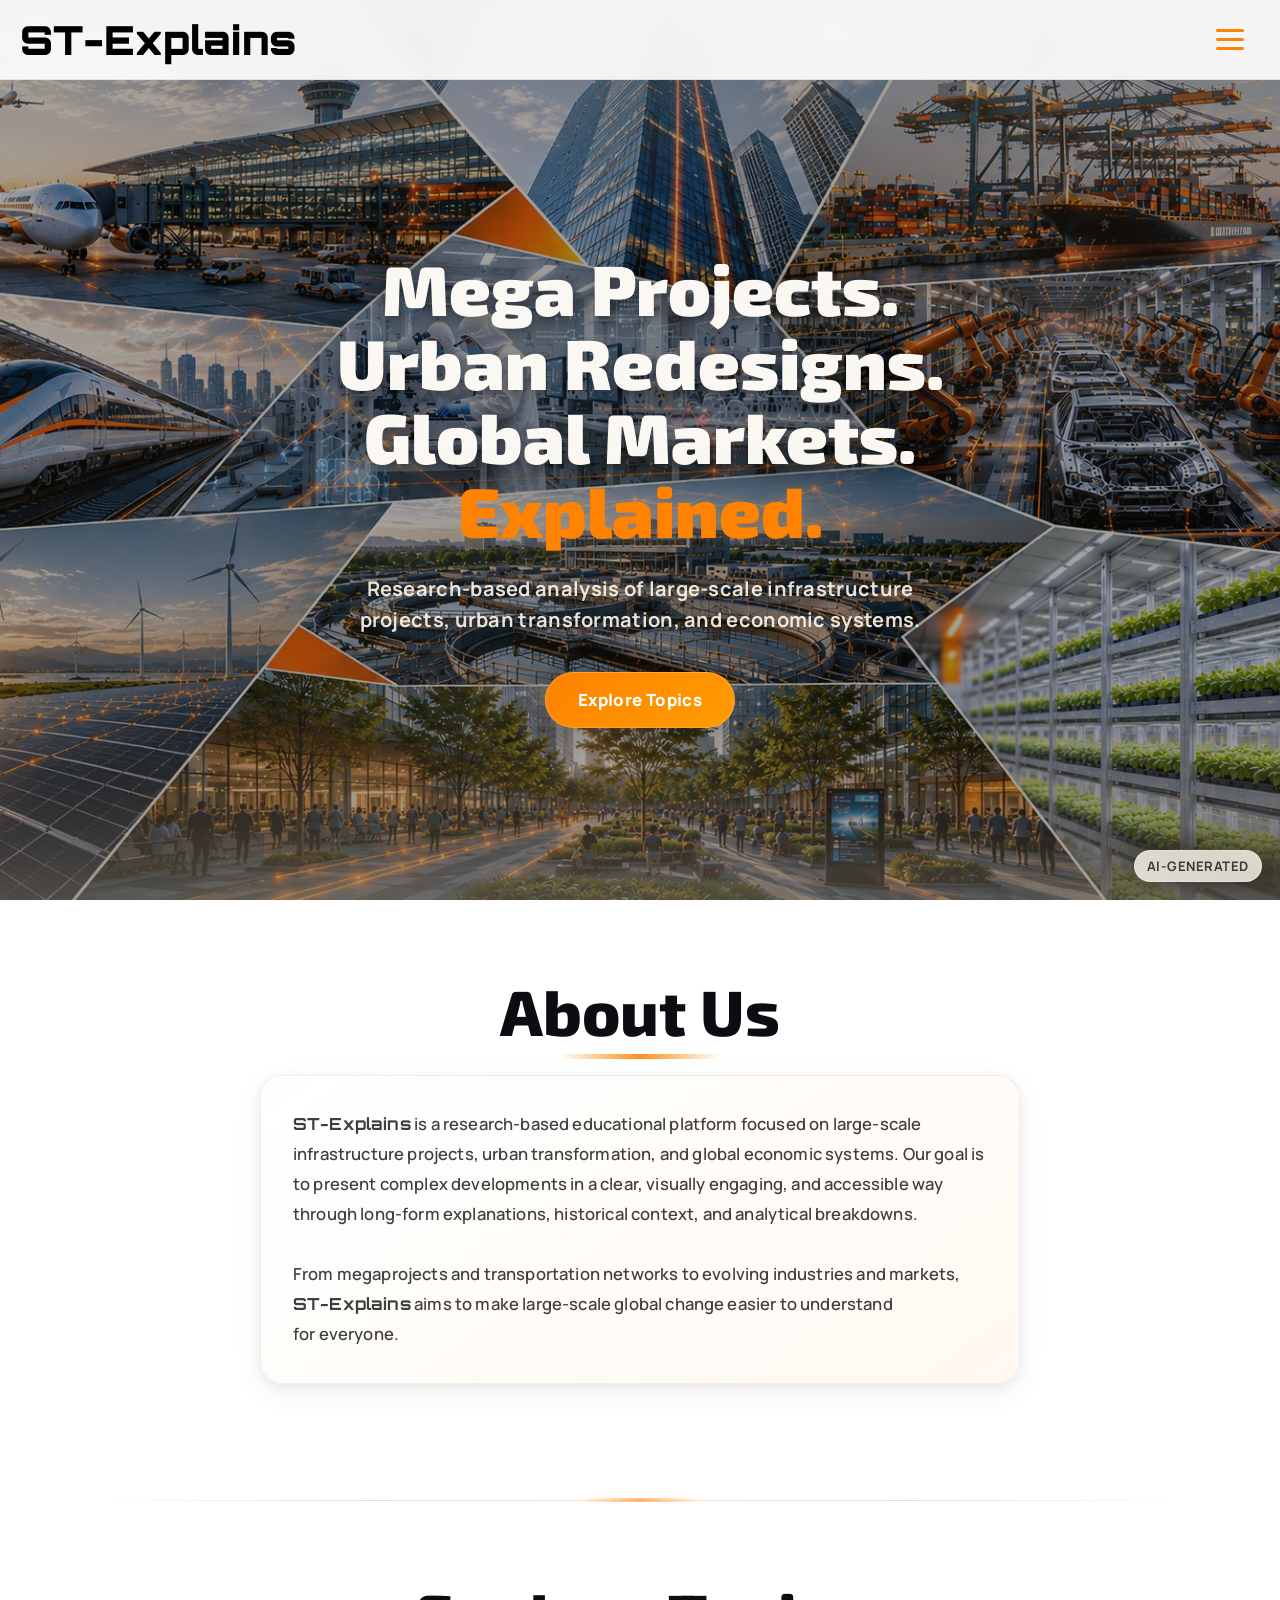
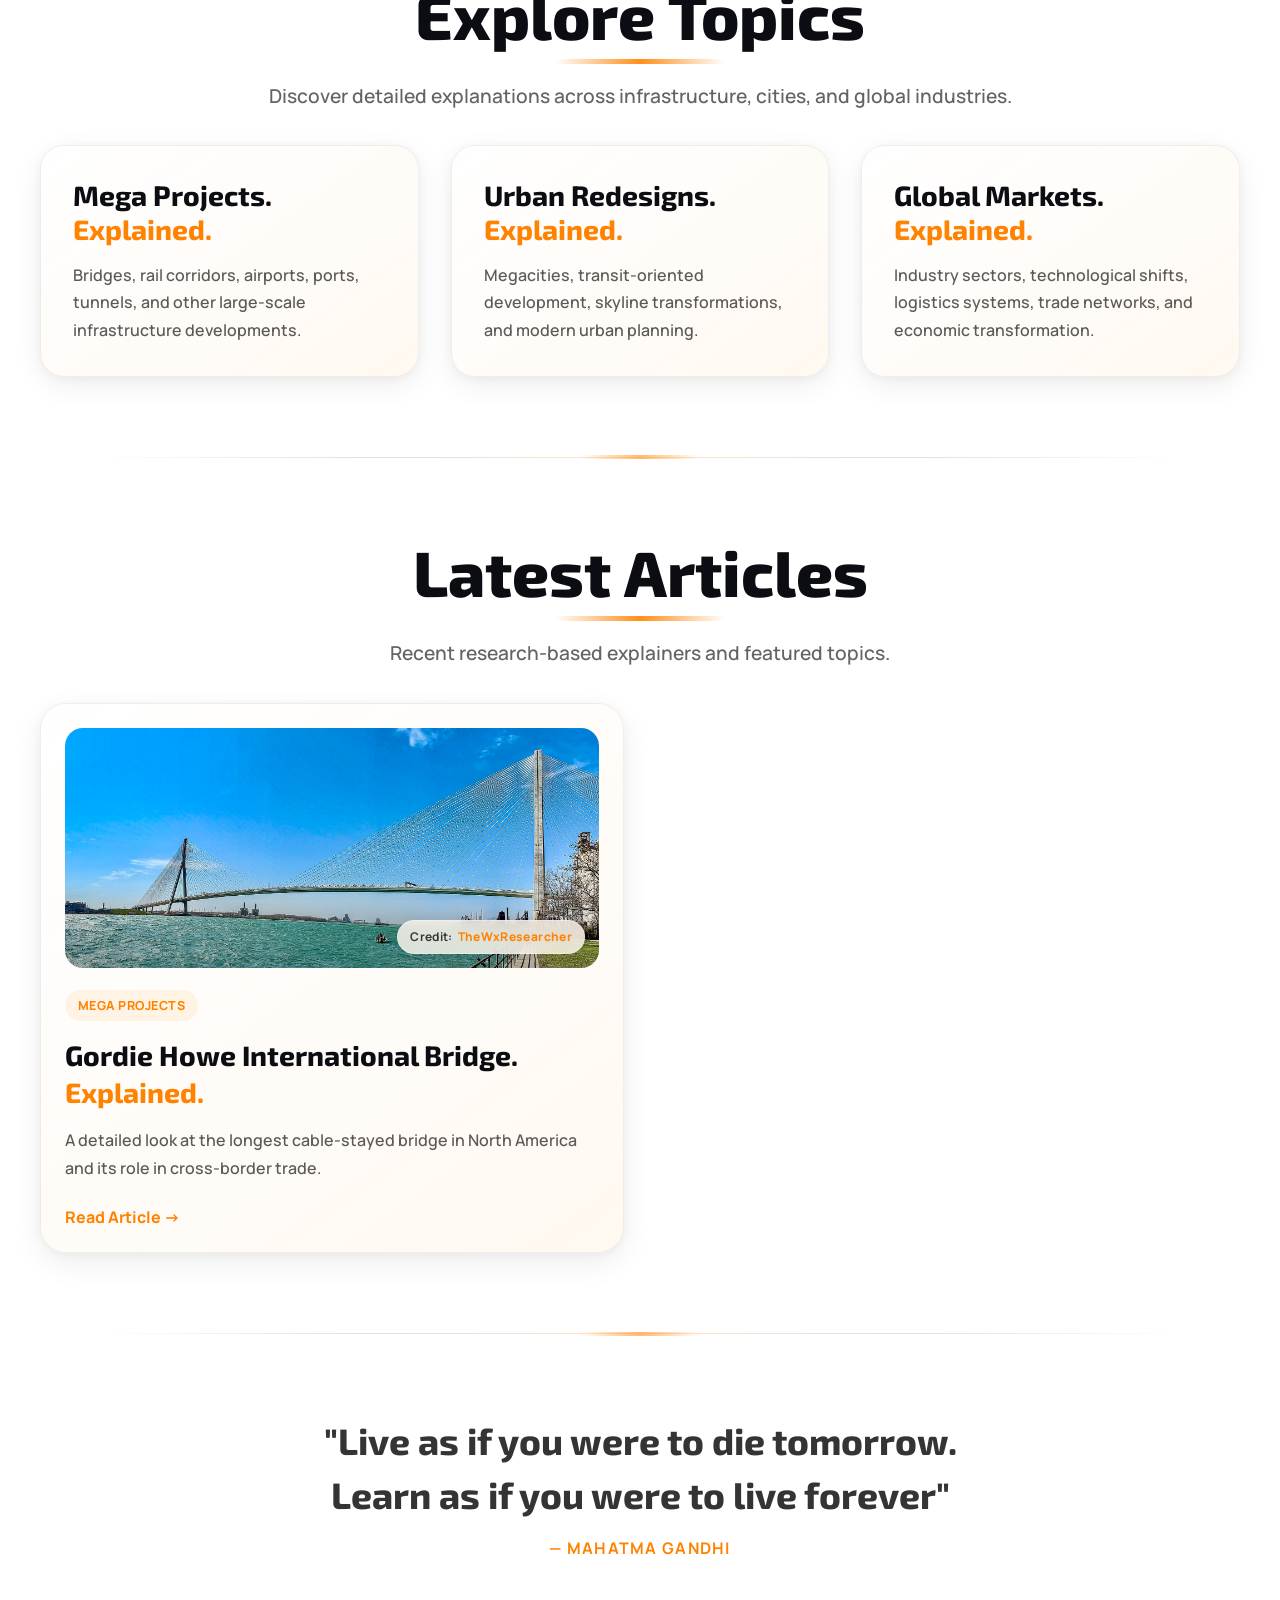
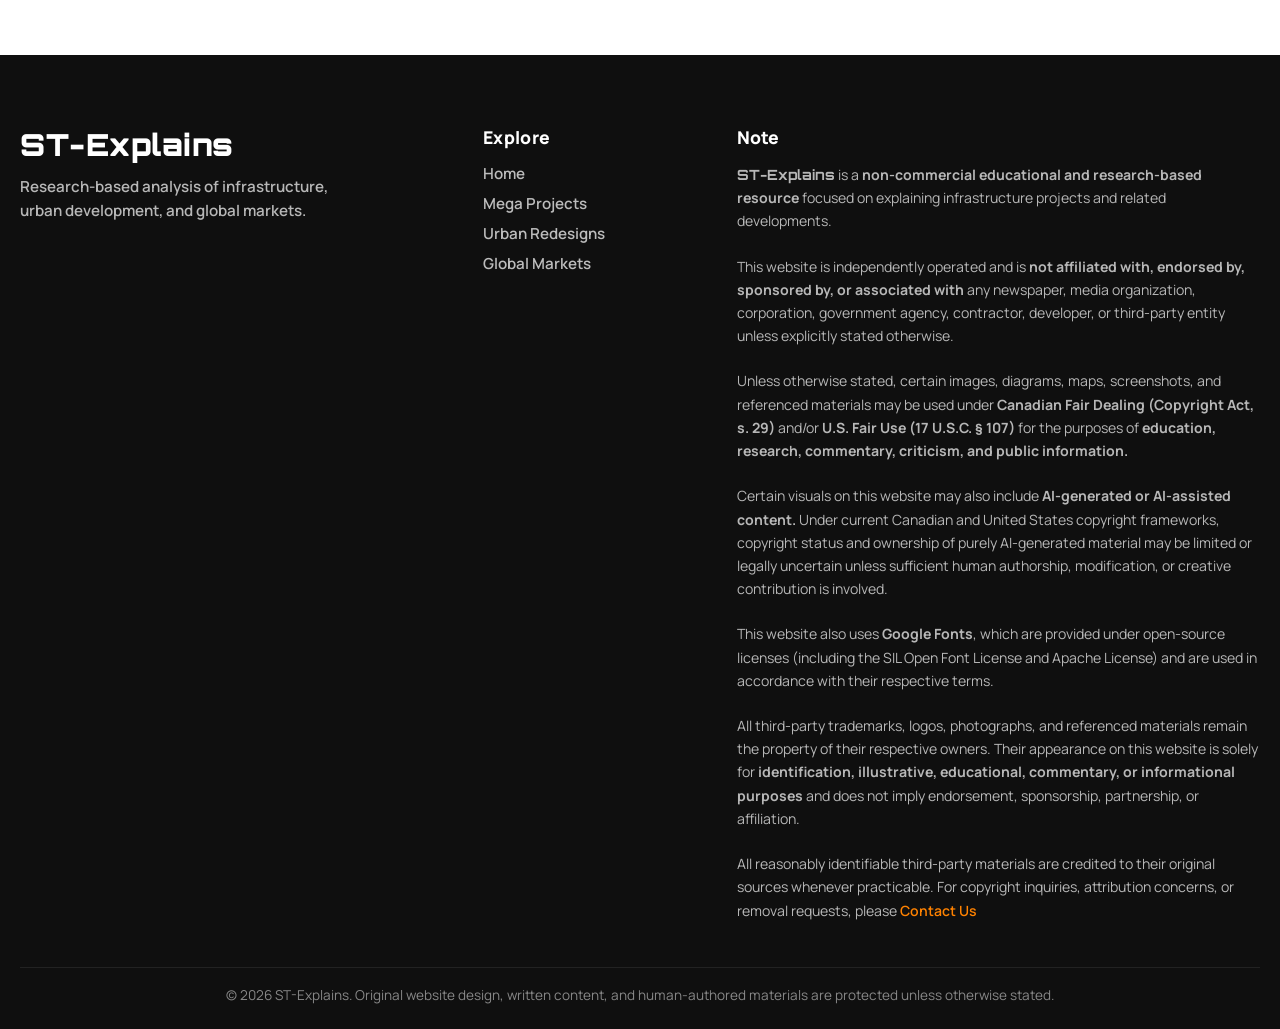
<file: index.html>
<!DOCTYPE html>
<html lang="en"></html>
    <head>
        <meta charset="UTF-8" />
        <meta name="viewport" content="width=device-width, initial-scale=1.0" />
        <title>ST-Explains</title>
        <link rel="preconnect" href="https://fonts.googleapis.com">
        <link rel="preconnect" href="https://fonts.gstatic.com" crossorigin>
        <link href="https://fonts.googleapis.com/css2?family=Exo+2:wght@600;700;800&family=Manrope:wght@400;500;600;700;800&family=Orbitron:wght@600;700;800&display=swap" rel="stylesheet">
        <link rel="stylesheet" href="style.css">
    </head>
    <body>
        <!-- Navigation Bar & Hero Section -->
        <section class="hero">
            <img src="./images/Home-Widespread-NO-LABEL.png" class="hero__bg">
            
            <!-- IMAGE INFO  -->
            <div class="hero-image-label">
                AI-Generated
            </div>

            <!-- Navigation Bar -->
            <nav class="navbar">
                <div class="navbar__container">
                    <a href="index.html" id="navbar__logo">ST-Explains</a>
                    <button id="mobile-menu" class="navbar__toggle" type="button">
                        <span class="bar"></span>
                        <span class="bar"></span>
                        <span class="bar"></span>
                    </button>
                    <ul class="navbar__menu" id="primary-navigation">
                        <li class="navbar__item active">
                            <a href="index.html" class="navbar__links active"><span class="nav-txt">Home</span></a>
                        </li>
                        <li class="navbar__item">
                            <a href="megaprojects.html" class="navbar__links"><span class="nav-txt">Mega Projects</span></a>
                        </li>
                        <li class="navbar__item">
                            <a href="cities.html" class="navbar__links"><span class="nav-txt">Urban Redesigns</span></a>
                        </li>
                        <li class="navbar__item">
                            <a href="industries.html" class="navbar__links"><span class="nav-txt">Global Markets</span></a>
                        </li>
                    </ul>
                </div>
            </nav>
            <!-- Hero Section -->
            <div class="hero__content">
                <div class="text-box">
                    <h1>Mega Projects. <br>Urban Redesigns. <br>Global Markets. <br><span class="accent">Explained.</span></h1>
                    <p><strong>Research-based analysis of large-scale infrastructure projects, urban transformation, and economic systems.</strong></p>
                    <a href="#explore-topics">Explore Topics</a>
                </div>
            </div>
        </section>

        <div class="page-layout">
            <!-- ======================================================
                ABOUT SECTION
            ======================================================= -->

            <section class="About_Section">

                <h1>About Us</h1>

                <div class="about-card">
                    <p>
                        <strong style="font-family: 'Orbitron', sans-serif;">ST-Explains</strong> is a research-based educational platform focused on
                        large-scale infrastructure projects, urban transformation, and global economic systems.
                        Our goal is to present complex developments in a clear, visually engaging, and accessible way
                        through long-form explanations, historical context, and analytical breakdowns.
                        <br><br>
                        From megaprojects and transportation networks to evolving industries and markets,
                        <strong style="font-family: 'Orbitron', sans-serif;">ST-Explains</strong> aims to make large-scale global change easier to understand for everyone.
                    </p>
                </div>

            </section>
            <div class="section-divider"></div>

            <!-- ======================================================
                TOPICS SECTION
            ======================================================= -->

            <section id="explore-topics" class="topics-section">

                <div class="section-heading">
                    <h1>Explore Topics</h1>
                    <p>
                        Discover detailed explanations across infrastructure,
                        cities, and global industries.
                    </p>
                </div>

                <div class="topics-grid">
                    <a href="megaprojects.html" class="topic-card">
                        <h3>Mega Projects. <span class="accent">Explained.</span></h3>
                        <p>
                            Bridges, rail corridors, airports, ports,
                            tunnels, and other large-scale infrastructure developments.
                        </p>
                    </a>

                    <a href="cities.html" class="topic-card">

                        <h3>Urban Redesigns.<span class="accent"> Explained.</span></h3>

                        <p>
                            Megacities, transit-oriented development,
                            skyline transformations, and modern urban planning.
                        </p>

                    </a>

                    <a href="industries.html" class="topic-card">
                        <h3>Global Markets. <span class="accent">Explained.</span></h3>
                        <p>
                            Industry sectors, technological shifts,
                            logistics systems, trade networks, and economic transformation.
                        </p>

                    </a>

                </div>

            </section>
            <div class="section-divider"></div>

            <!-- ======================================================
                LATEST ARTICLES
            ======================================================= -->

            <section class="latest-section">
                <div class="section-heading">
                    <h1>Latest Articles</h1>
                    <p>
                        Recent research-based explainers and featured topics.
                    </p>
                </div>
                <div class="latest-grid">
                    <article class="article-card">

                        <!-- ARTICLE IMAGE -->
                        <div class="article-image-wrapper">
                            <img 
                                src="Megaprojects/GHIB/Gordie_Howe_International_Bridge_2026-04-21_1052.jpg"
                                alt="Gordie Howe International Bridge in April 2026"
                                class="article-image"
                            >
                            <!-- IMAGE LABEL -->
                            <div class="article-image-label">
                                Credit: <a href="https://commons.wikimedia.org/wiki/User:TheWxResearcher">TheWxResearcher</a>
                            </div>

                        </div>

                        <!-- ARTICLE CONTENT -->
                        <div class="article-content">

                            <span class="article-tag">
                                Mega Projects
                            </span>

                            <h3>
                                Gordie Howe International Bridge. <br>
                                <span class="accent">Explained.</span>
                            </h3>

                            <p>
                                A detailed look at the longest cable-stayed bridge in North America
                                and its role in cross-border trade.
                            </p>

                            <a href="Megaprojects/GHIB/GHIB.html">
                                Read Article →
                            </a>

                        </div>

                    </article>

                </div>
            </section>
            <div class="section-divider"></div>

            <!-- ======================================================
                QUOTE SECTION
            ======================================================= -->

            <section class="quote-section">

                <blockquote>
                    "Live as if you were to die tomorrow. <br>Learn as if you were to live forever"
                </blockquote>

                <p>— Mahatma Gandhi</p>

            </section>

        </div>
         
        <!-- FOOTER -->
        <footer class="site-footer">

            <div class="footer-container">

                <!-- Brand -->
                <div class="footer-brand">
                    <h2>ST-Explains</h2>
                    <p>
                        Research-based analysis of infrastructure, urban development, and global markets.
                    </p>
                </div>

                <!-- Links -->
                <div class="footer-links">
                    <h4>Explore</h4>
                    <a href="index.html">Home</a>
                    <a href="megaprojects.html">Mega Projects</a>
                    <a href="cities.html">Urban Redesigns</a>
                    <a href="industries.html">Global Markets</a>
                </div>

                <!-- Social / Note -->
                <div class="footer-note">
                    <h4>Note</h4>
                    <p>
                        <strong style="font-family: 'Orbitron', sans-serif;">ST-Explains</strong> is a <strong>non-commercial educational and research-based resource</strong> 
                        focused on explaining infrastructure projects and related developments.
                    </p>
                    <br>
                    <p>
                        This website is independently operated and is 
                        <strong>not affiliated with, endorsed by, sponsored by, or associated with</strong> 
                        any newspaper, media organization, corporation, government agency, contractor, developer, 
                        or third-party entity unless explicitly stated otherwise.
                    </p>
                    <br>
                    <p>
                        Unless otherwise stated, certain images, diagrams, maps, screenshots, and referenced materials 
                        may be used under <strong>Canadian Fair Dealing (Copyright Act, s. 29)</strong> and/or 
                        <strong>U.S. Fair Use (17 U.S.C. § 107)</strong> for the purposes of 
                        <strong>education, research, commentary, criticism, and public information.</strong>
                    </p>
                    <br>
                    <p>
                        Certain visuals on this website may also include 
                        <strong>AI-generated or AI-assisted content.</strong>
                        Under current Canadian and United States copyright frameworks, copyright status and ownership 
                        of purely AI-generated material may be limited or legally uncertain unless sufficient human authorship, 
                        modification, or creative contribution is involved.
                    </p>
                    <br>
                    <p>
                        This website also uses <strong>Google Fonts</strong>, which are provided under open-source
                        licenses (including the SIL Open Font License and Apache License) and are used in accordance
                        with their respective terms.
                    </p>
                    <br>
                    <p>
                        All third-party trademarks, logos, photographs, and referenced materials remain the property 
                        of their respective owners. Their appearance on this website is solely for 
                        <strong>identification, illustrative, educational, commentary, or informational purposes</strong> 
                        and does not imply endorsement, sponsorship, partnership, or affiliation.
                    </p>
                    <br>
                    <p>
                        All reasonably identifiable third-party materials are credited to their original sources whenever practicable.
                        For copyright inquiries, attribution concerns, or removal requests, please  
                        <a class="footer-links" href="mailto:st.explains26@gmail.com?subject=ST-Explains%20Inquiry">
                            Contact Us
                        </a>
                    </p>
                </div>

            </div>

            <!-- Bottom bar -->
            <div class="footer-bottom">
                <p>
                    © 2026 ST-Explains. Original website design, written content, and human-authored materials 
                    are protected unless otherwise stated.
                </p>
            </div>
        </footer>
        <script src="app.js"></script>
    </body>
</html>
</file>
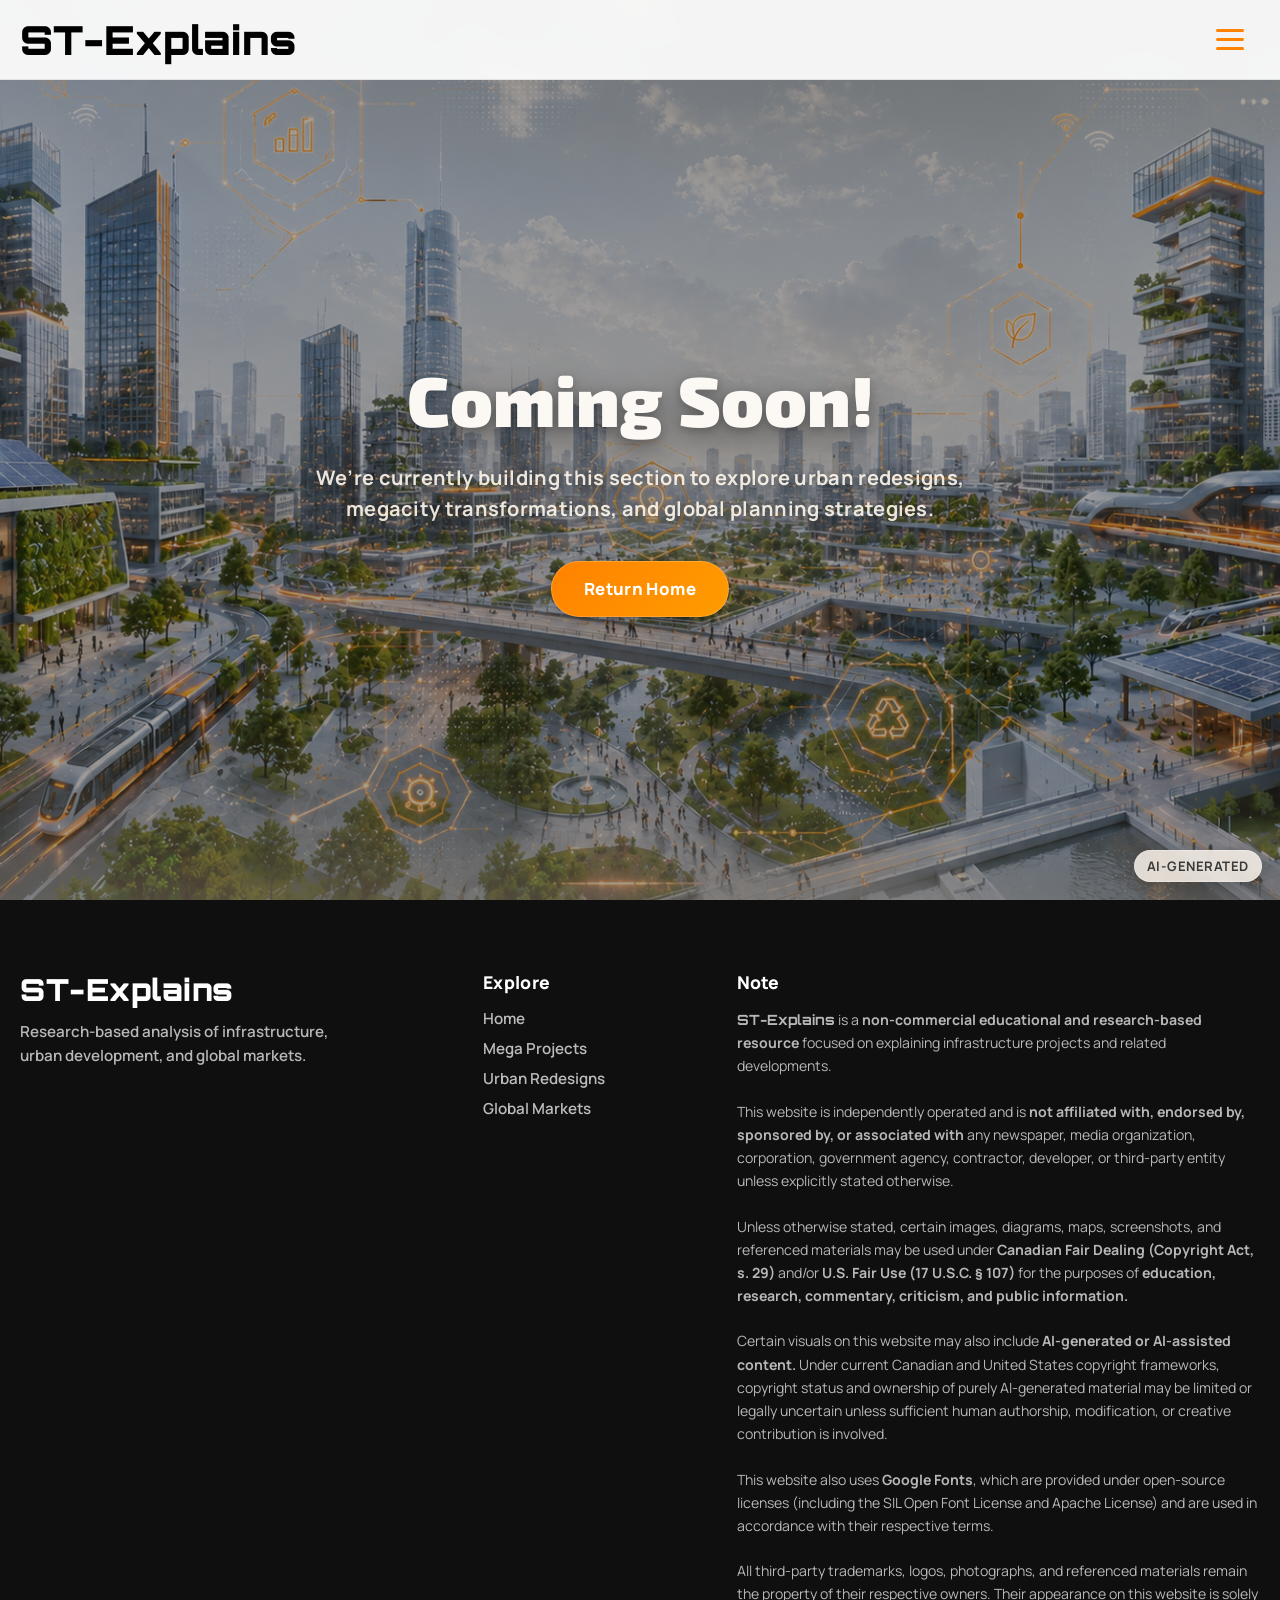
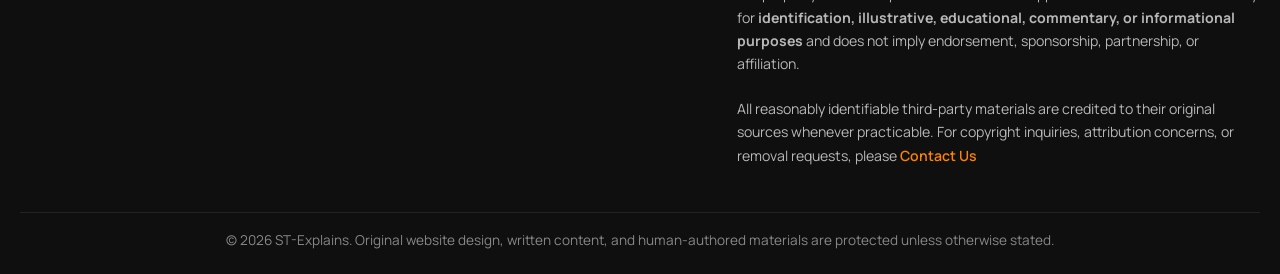
<file: cities.html>
<!DOCTYPE html>
<html lang="en">
    <head>
        <meta charset="UTF-8" />
        <meta name="viewport" content="width=device-width, initial-scale=1.0" />
        <title>ST-Explains</title>
        <link rel="preconnect" href="https://fonts.googleapis.com">
        <link rel="preconnect" href="https://fonts.gstatic.com" crossorigin>
        <link href="https://fonts.googleapis.com/css2?family=Exo+2:wght@600;700;800&family=Manrope:wght@400;500;600;700;800&family=Orbitron:wght@600;700;800&display=swap" rel="stylesheet">
        <link rel="stylesheet" href="style.css">
    </head>
    <body>
        <!-- HERO -->
        <section class="hero">
            <!-- Background (optional image) -->
            <img src="./images/Urban-Coming-Soon.png" class="hero__bg" alt="Coming Soon Background">

            <!-- IMAGE INFO  -->
                <div class="hero-image-label">
                    AI-Generated
                </div>
            
            <!-- NAVBAR -->
            <nav class="navbar">
                <div class="navbar__container">
                    <a href="index.html" id="navbar__logo">ST-Explains</a>
                    <button id="mobile-menu" class="navbar__toggle" type="button">
                        <span class="bar"></span>
                        <span class="bar"></span>
                        <span class="bar"></span>
                    </button>
                    <ul class="navbar__menu" id="primary-navigation">
                        <li class="navbar__item">
                            <a href="index.html" class="navbar__links"><span class="nav-txt">Home</span></a>
                        </li>

                        <li class="navbar__item">
                            <a href="megaprojects.html" class="navbar__links"><span class="nav-txt">Mega Projects</span></a>
                        </li>

                        <li class="navbar__item">
                            <a href="cities.html" class="navbar__links active"><span class="nav-txt">Urban Redesigns</span></a>
                        </li>

                        <li class="navbar__item">
                            <a href="industries.html" class="navbar__links"><span class="nav-txt">Global Markets</span></a>
                        </li>
                    </ul>

                </div>
            </nav>

            <!-- HERO CONTENT -->
            <div class="hero__content">
                <div class="text-box">
                    <h1>Coming Soon!</h1>
                    <p>
                        <strong>
                            We’re currently building this section to explore urban redesigns, megacity transformations,
                            and global planning strategies.
                        </strong>
                    </p>
                    <a href="index.html">Return Home</a>
                </div>
            </div>
        </section>
        
        <!-- FOOTER -->
        <footer class="site-footer">

            <div class="footer-container">

                <!-- Brand -->
                <div class="footer-brand">
                    <h2>ST-Explains</h2>
                    <p>
                        Research-based analysis of infrastructure, urban development, and global markets.
                    </p>
                </div>

                <!-- Links -->
                <div class="footer-links">
                    <h4>Explore</h4>
                    <a href="index.html">Home</a>
                    <a href="megaprojects.html">Mega Projects</a>
                    <a href="cities.html">Urban Redesigns</a>
                    <a href="industries.html">Global Markets</a>
                </div>

                <!-- Social / Note -->
                <div class="footer-note">
                    <h4>Note</h4>
                    <p>
                        <strong style="font-family: 'Orbitron', sans-serif;">ST-Explains</strong> is a <strong>non-commercial educational and research-based resource</strong> 
                        focused on explaining infrastructure projects and related developments.
                    </p>
                    <br>
                    <p>
                        This website is independently operated and is 
                        <strong>not affiliated with, endorsed by, sponsored by, or associated with</strong> 
                        any newspaper, media organization, corporation, government agency, contractor, developer, 
                        or third-party entity unless explicitly stated otherwise.
                    </p>
                    <br>
                    <p>
                        Unless otherwise stated, certain images, diagrams, maps, screenshots, and referenced materials 
                        may be used under <strong>Canadian Fair Dealing (Copyright Act, s. 29)</strong> and/or 
                        <strong>U.S. Fair Use (17 U.S.C. § 107)</strong> for the purposes of 
                        <strong>education, research, commentary, criticism, and public information.</strong>
                    </p>
                    <br>
                    <p>
                        Certain visuals on this website may also include 
                        <strong>AI-generated or AI-assisted content.</strong>
                        Under current Canadian and United States copyright frameworks, copyright status and ownership 
                        of purely AI-generated material may be limited or legally uncertain unless sufficient human authorship, 
                        modification, or creative contribution is involved.
                    </p>
                    <br>
                    <p>
                        This website also uses <strong>Google Fonts</strong>, which are provided under open-source
                        licenses (including the SIL Open Font License and Apache License) and are used in accordance
                        with their respective terms.
                    </p>
                    <br>
                    <p>
                        All third-party trademarks, logos, photographs, and referenced materials remain the property 
                        of their respective owners. Their appearance on this website is solely for 
                        <strong>identification, illustrative, educational, commentary, or informational purposes</strong> 
                        and does not imply endorsement, sponsorship, partnership, or affiliation.
                    </p>
                    <br>
                    <p>
                        All reasonably identifiable third-party materials are credited to their original sources whenever practicable.
                        For copyright inquiries, attribution concerns, or removal requests, please  
                        <a class="footer-links" href="mailto:st.explains26@gmail.com?subject=ST-Explains%20Inquiry">
                            Contact Us
                        </a>
                    </p>
                </div>

            </div>

            <!-- Bottom bar -->
            <div class="footer-bottom">
                <p>
                    © 2026 ST-Explains. Original website design, written content, and human-authored materials 
                    are protected unless otherwise stated.
                </p>
            </div>
        </footer>
        <script src="app.js"></script>
    </body>
</html>
</file>
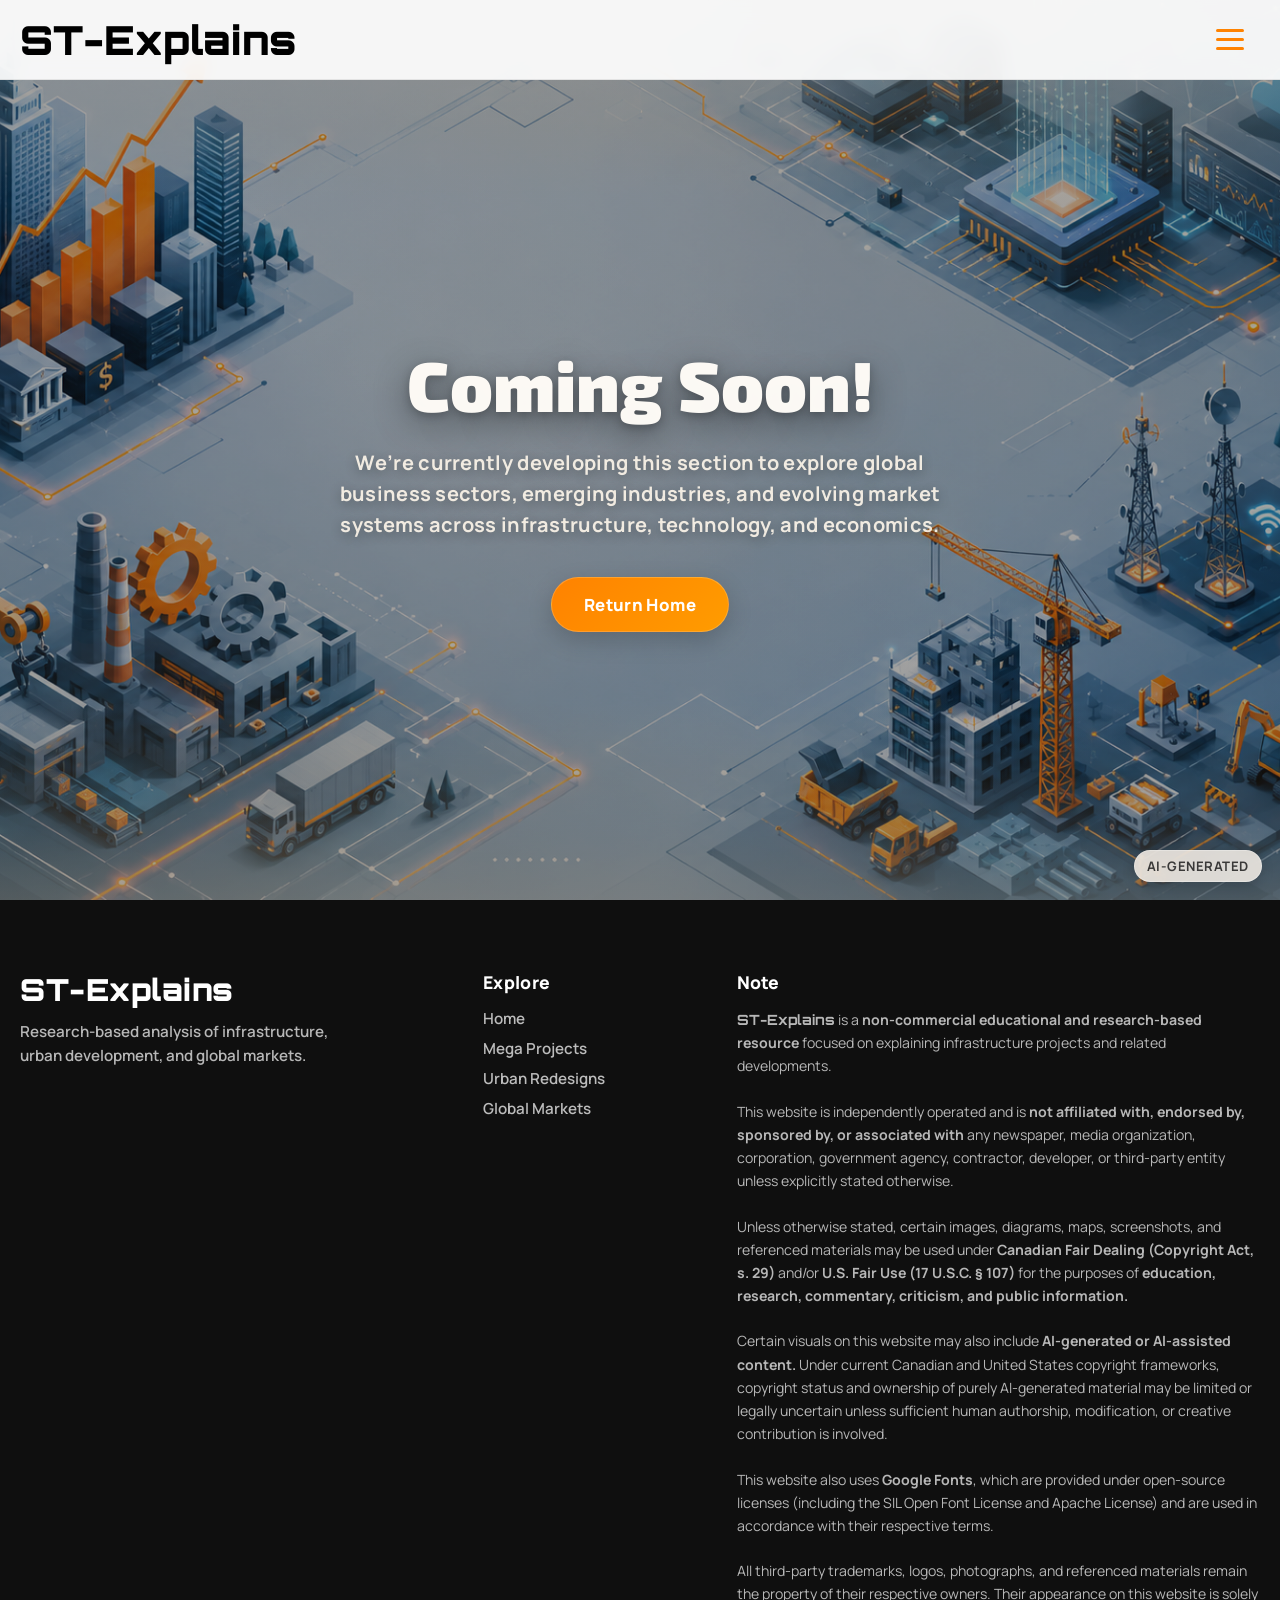
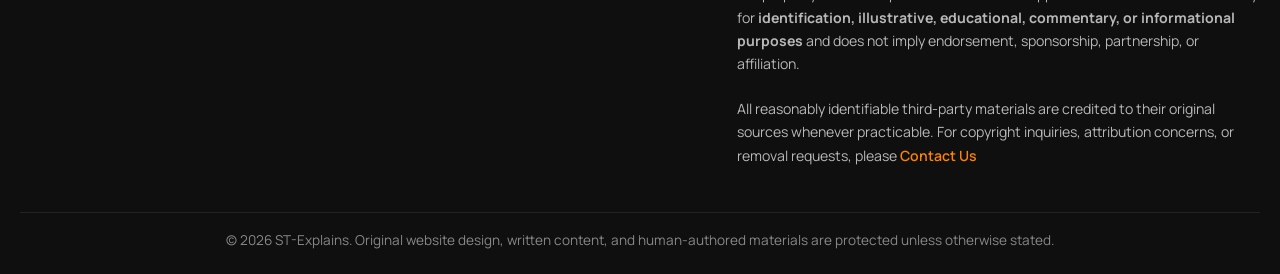
<file: industries.html>
<!DOCTYPE html>
<html lang="en">
    <head>
        <meta charset="UTF-8" />
        <meta name="viewport" content="width=device-width, initial-scale=1.0" />
        <title>ST-Explains</title>
        <link rel="preconnect" href="https://fonts.googleapis.com">
        <link rel="preconnect" href="https://fonts.gstatic.com" crossorigin>
        <link href="https://fonts.googleapis.com/css2?family=Exo+2:wght@600;700;800&family=Manrope:wght@400;500;600;700;800&family=Orbitron:wght@600;700;800&display=swap" rel="stylesheet">
        <link rel="stylesheet" href="style.css">
    </head>
    <body>
        <!-- HERO -->
        <section class="hero">
            <!-- Background (optional image) -->
            <img src="./images/Industries-Coming-Soon.png" class="hero__bg" alt="Coming Soon Background">

            <!-- IMAGE INFO  -->
                <div class="hero-image-label">
                    AI-Generated
                </div>
            
            <!-- NAVBAR -->
            <nav class="navbar">
                <div class="navbar__container">
                    <a href="index.html" id="navbar__logo">ST-Explains</a>
                    <button id="mobile-menu" class="navbar__toggle" type="button">
                        <span class="bar"></span>
                        <span class="bar"></span>
                        <span class="bar"></span>
                    </button>
                    <ul class="navbar__menu" id="primary-navigation">
                        <li class="navbar__item">
                            <a href="index.html" class="navbar__links"><span class="nav-txt">Home</span></a>
                        </li>

                        <li class="navbar__item">
                            <a href="megaprojects.html" class="navbar__links"><span class="nav-txt">Mega Projects</span></a>
                        </li>

                        <li class="navbar__item">
                            <a href="cities.html" class="navbar__links"><span class="nav-txt">Urban Redesigns</span></a>
                        </li>

                        <li class="navbar__item">
                            <a href="industries.html" class="navbar__links active"><span class="nav-txt">Global Markets</span></a>
                        </li>
                    </ul>
                </div>
            </nav>

            <!-- HERO CONTENT -->
            <div class="hero__content">
                <div class="text-box">
                    <h1>Coming Soon!</h1>
                    <p>
                        <strong>
                            We’re currently developing this section to explore global business sectors, emerging industries,
                            and evolving market systems across infrastructure, technology, and economics.
                        </strong>
                    </p>
                    <a href="index.html">Return Home</a>
                </div>
            </div>
        </section>
        
        <!-- FOOTER -->
        <footer class="site-footer">

            <div class="footer-container">

                <!-- Brand -->
                <div class="footer-brand">
                    <h2>ST-Explains</h2>
                    <p>
                        Research-based analysis of infrastructure, urban development, and global markets.
                    </p>
                </div>

                <!-- Links -->
                <div class="footer-links">
                    <h4>Explore</h4>
                    <a href="index.html">Home</a>
                    <a href="megaprojects.html">Mega Projects</a>
                    <a href="cities.html">Urban Redesigns</a>
                    <a href="industries.html">Global Markets</a>
                </div>

                <!-- Social / Note -->
                <div class="footer-note">
                    <h4>Note</h4>
                    <p>
                        <strong style="font-family: 'Orbitron', sans-serif;">ST-Explains</strong> is a <strong>non-commercial educational and research-based resource</strong> 
                        focused on explaining infrastructure projects and related developments.
                    </p>
                    <br>
                    <p>
                        This website is independently operated and is 
                        <strong>not affiliated with, endorsed by, sponsored by, or associated with</strong> 
                        any newspaper, media organization, corporation, government agency, contractor, developer, 
                        or third-party entity unless explicitly stated otherwise.
                    </p>
                    <br>
                    <p>
                        Unless otherwise stated, certain images, diagrams, maps, screenshots, and referenced materials 
                        may be used under <strong>Canadian Fair Dealing (Copyright Act, s. 29)</strong> and/or 
                        <strong>U.S. Fair Use (17 U.S.C. § 107)</strong> for the purposes of 
                        <strong>education, research, commentary, criticism, and public information.</strong>
                    </p>
                    <br>
                    <p>
                        Certain visuals on this website may also include 
                        <strong>AI-generated or AI-assisted content.</strong>
                        Under current Canadian and United States copyright frameworks, copyright status and ownership 
                        of purely AI-generated material may be limited or legally uncertain unless sufficient human authorship, 
                        modification, or creative contribution is involved.
                    </p>
                    <br>
                    <p>
                        This website also uses <strong>Google Fonts</strong>, which are provided under open-source
                        licenses (including the SIL Open Font License and Apache License) and are used in accordance
                        with their respective terms.
                    </p>
                    <br>
                    <p>
                        All third-party trademarks, logos, photographs, and referenced materials remain the property 
                        of their respective owners. Their appearance on this website is solely for 
                        <strong>identification, illustrative, educational, commentary, or informational purposes</strong> 
                        and does not imply endorsement, sponsorship, partnership, or affiliation.
                    </p>
                    <br>
                    <p>
                        All reasonably identifiable third-party materials are credited to their original sources whenever practicable.
                        For copyright inquiries, attribution concerns, or removal requests, please  
                        <a class="footer-links" href="mailto:st.explains26@gmail.com?subject=ST-Explains%20Inquiry">
                            Contact Us
                        </a>
                    </p>
                </div>

            </div>

            <!-- Bottom bar -->
            <div class="footer-bottom">
                <p>
                    © 2026 ST-Explains. Original website design, written content, and human-authored materials 
                    are protected unless otherwise stated.
                </p>
            </div>
        </footer>
        <script src="app.js"></script>
    </body>
</html>
</file>
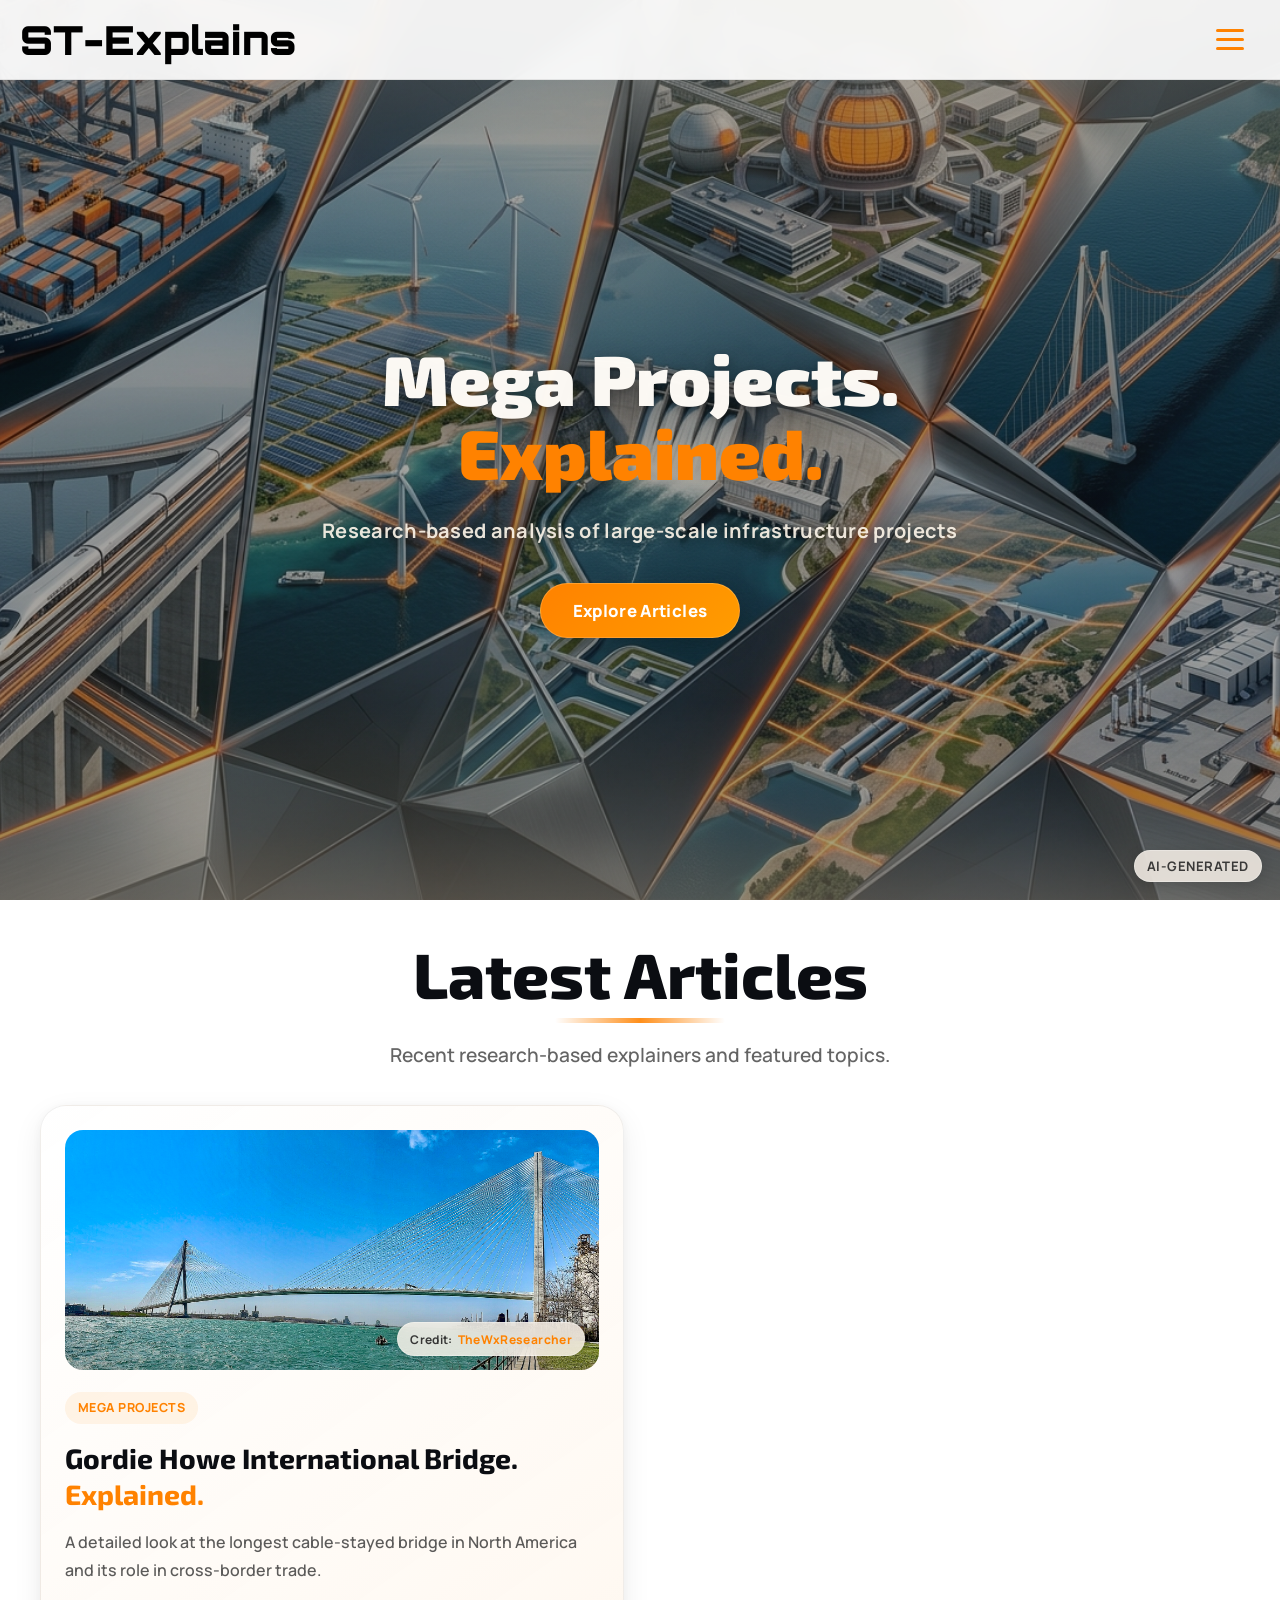
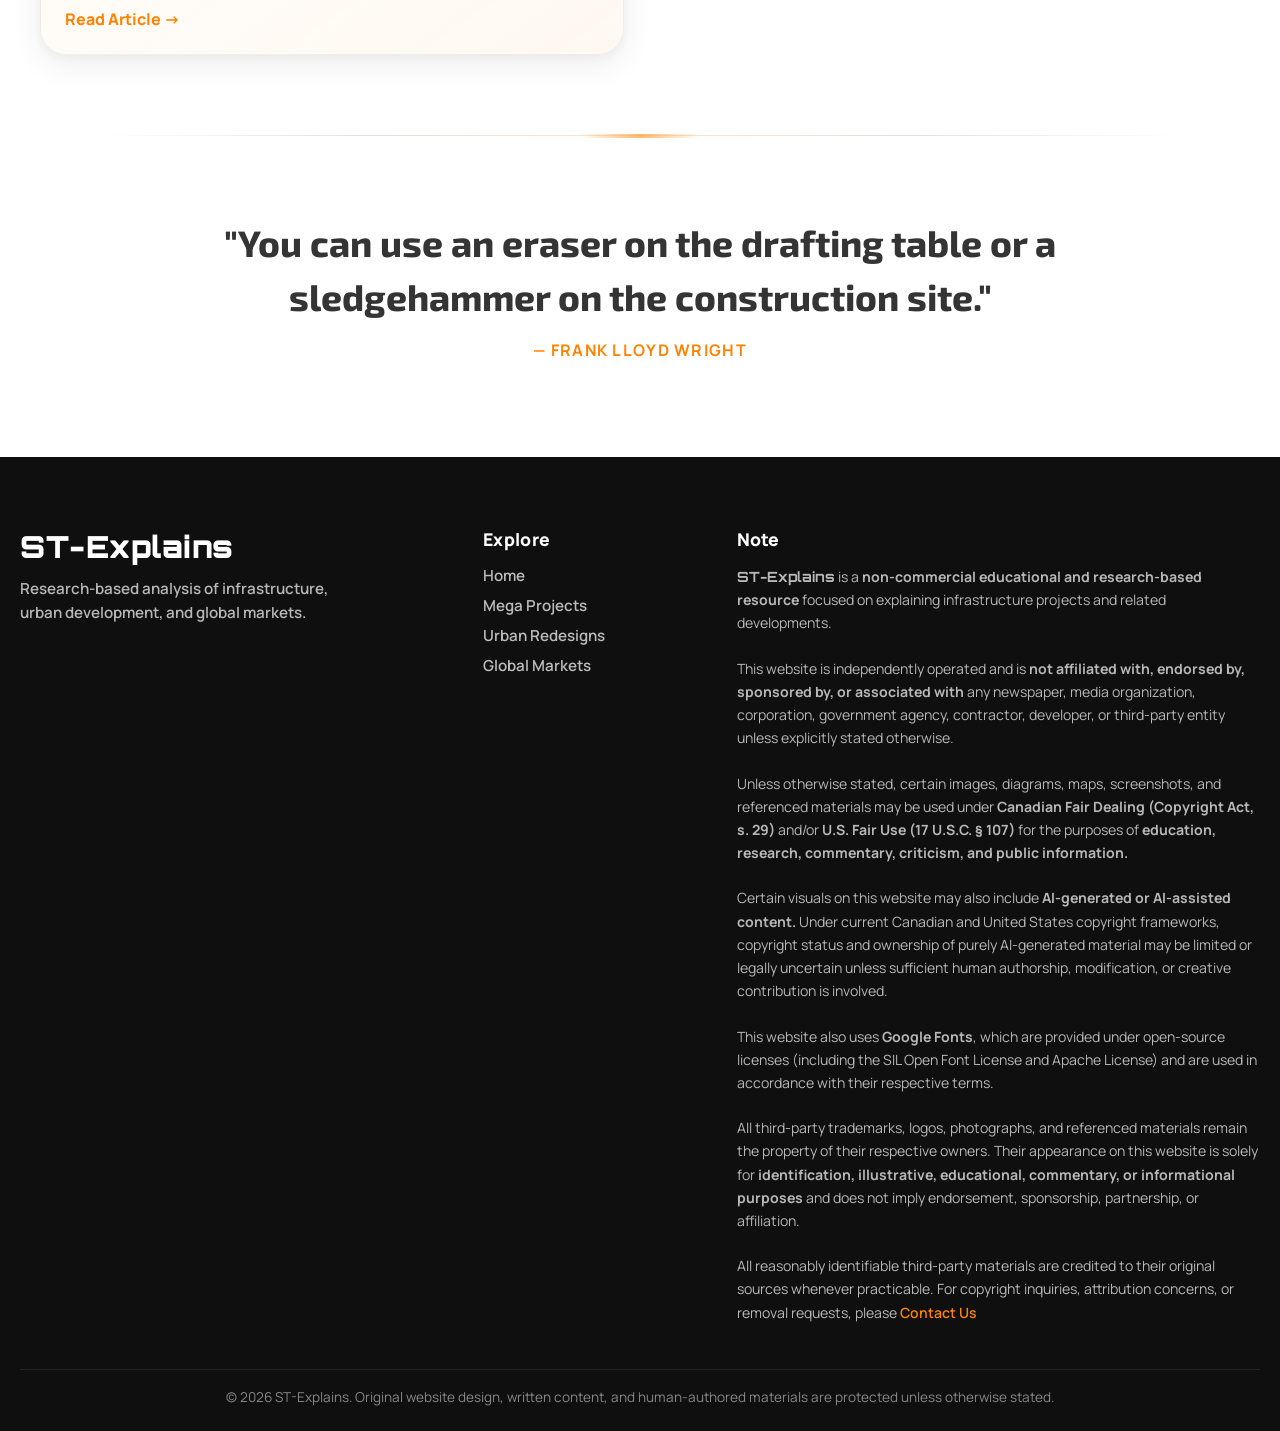
<file: megaprojects.html>
<!DOCTYPE html>
<html lang="en"></html>
    <head>
        <meta charset="UTF-8" />
        <meta name="viewport" content="width=device-width, initial-scale=1.0" />
        <title>ST-Explains</title>
        <link rel="preconnect" href="https://fonts.googleapis.com">
        <link rel="preconnect" href="https://fonts.gstatic.com" crossorigin>
        <link href="https://fonts.googleapis.com/css2?family=Exo+2:wght@600;700;800&family=Manrope:wght@400;500;600;700;800&family=Orbitron:wght@600;700;800&display=swap" rel="stylesheet">
        <link rel="stylesheet" href="style.css">
    </head>
    <body>
        <!-- Navigation Bar & Hero Section -->
        <section class="hero">
            <img src="./images/Megaproject-Widespread.png" class="hero__bg">
            
            <!-- IMAGE INFO  -->
            <div class="hero-image-label">
                AI-Generated
            </div>

            <!-- Navigation Bar -->
            <nav class="navbar">
                <div class="navbar__container">
                    <a href="index.html" id="navbar__logo">ST-Explains</a>
                    <button id="mobile-menu" class="navbar__toggle" type="button">
                        <span class="bar"></span>
                        <span class="bar"></span>
                        <span class="bar"></span>
                    </button>
                    <ul class="navbar__menu" id="primary-navigation">
                        <li class="navbar__item">
                            <a href="index.html" class="navbar__links"><span class="nav-txt">Home</span></a>
                        </li>
                        <li class="navbar__item active">
                            <a href="megaprojects.html" class="navbar__links active"><span class="nav-txt">Mega Projects</span></a>
                        </li>
                        <li class="navbar__item">
                            <a href="cities.html" class="navbar__links"><span class="nav-txt">Urban Redesigns</span></a>
                        </li>
                        <li class="navbar__item">
                            <a href="industries.html" class="navbar__links"><span class="nav-txt">Global Markets</span></a>
                        </li>
                    </ul>
                </div>
            </nav>
            <!-- Hero Section -->
            <div class="hero__content">
                <div class="text-box">
                    <h1>Mega Projects. <br><span class="accent">Explained.</span></h1>
                    <p><strong>Research-based analysis of large-scale infrastructure projects</strong></p>
                    <a href="#latest-articles">Explore Articles</a>
                </div>
            </div>
        </section>
        
        <div class="page-layout">
            <!-- ======================================================
                LATEST ARTICLES
            ======================================================= -->

            <section id="latest-articles" class="latest-section">
                <div class="section-heading">
                    <h1>Latest Articles</h1>
                    <p>
                        Recent research-based explainers and featured topics.
                    </p>
                </div>
                <div class="latest-grid">
                    <article class="article-card">

                        <!-- ARTICLE IMAGE -->
                        <div class="article-image-wrapper">
                            <img 
                                src="Megaprojects/GHIB/Gordie_Howe_International_Bridge_2026-04-21_1052.jpg"
                                alt="Gordie Howe International Bridge in April 2026"
                                class="article-image"
                            >
                            <!-- IMAGE LABEL -->
                            <div class="article-image-label">
                                Credit: <a href="https://commons.wikimedia.org/wiki/User:TheWxResearcher">TheWxResearcher</a>
                            </div>

                        </div>

                        <!-- ARTICLE CONTENT -->
                        <div class="article-content">

                            <span class="article-tag">
                                Mega Projects
                            </span>

                            <h3>
                                Gordie Howe International Bridge. <br>
                                <span class="accent">Explained.</span>
                            </h3>

                            <p>
                                A detailed look at the longest cable-stayed bridge in North America
                                and its role in cross-border trade.
                            </p>

                            <a href="Megaprojects/GHIB/GHIB.html">
                                Read Article →
                            </a>

                        </div>

                    </article>
                </div>
            </section>
            <div class="section-divider"></div>

            <!-- ======================================================
                QUOTE SECTION
            ======================================================= -->

            <section class="quote-section">

                <blockquote>
                    "You can use an eraser on the drafting table or a sledgehammer on the construction site."
                </blockquote>

                <p>— Frank Lloyd Wright</p>

            </section>
        </div>
        
        <!-- FOOTER -->
        <footer class="site-footer">

            <div class="footer-container">

                <!-- Brand -->
                <div class="footer-brand">
                    <h2>ST-Explains</h2>
                    <p>
                        Research-based analysis of infrastructure, urban development, and global markets.
                    </p>
                </div>

                <!-- Links -->
                <div class="footer-links">
                    <h4>Explore</h4>
                    <a href="index.html">Home</a>
                    <a href="megaprojects.html">Mega Projects</a>
                    <a href="cities.html">Urban Redesigns</a>
                    <a href="industries.html">Global Markets</a>
                </div>

                <!-- Social / Note -->
                <div class="footer-note">
                    <h4>Note</h4>
                    <p>
                        <strong style="font-family: 'Orbitron', sans-serif;">ST-Explains</strong> is a <strong>non-commercial educational and research-based resource</strong> 
                        focused on explaining infrastructure projects and related developments.
                    </p>
                    <br>
                    <p>
                        This website is independently operated and is 
                        <strong>not affiliated with, endorsed by, sponsored by, or associated with</strong> 
                        any newspaper, media organization, corporation, government agency, contractor, developer, 
                        or third-party entity unless explicitly stated otherwise.
                    </p>
                    <br>
                    <p>
                        Unless otherwise stated, certain images, diagrams, maps, screenshots, and referenced materials 
                        may be used under <strong>Canadian Fair Dealing (Copyright Act, s. 29)</strong> and/or 
                        <strong>U.S. Fair Use (17 U.S.C. § 107)</strong> for the purposes of 
                        <strong>education, research, commentary, criticism, and public information.</strong>
                    </p>
                    <br>
                    <p>
                        Certain visuals on this website may also include 
                        <strong>AI-generated or AI-assisted content.</strong>
                        Under current Canadian and United States copyright frameworks, copyright status and ownership 
                        of purely AI-generated material may be limited or legally uncertain unless sufficient human authorship, 
                        modification, or creative contribution is involved.
                    </p>
                    <br>
                    <p>
                        This website also uses <strong>Google Fonts</strong>, which are provided under open-source
                        licenses (including the SIL Open Font License and Apache License) and are used in accordance
                        with their respective terms.
                    </p>
                    <br>
                    <p>
                        All third-party trademarks, logos, photographs, and referenced materials remain the property 
                        of their respective owners. Their appearance on this website is solely for 
                        <strong>identification, illustrative, educational, commentary, or informational purposes</strong> 
                        and does not imply endorsement, sponsorship, partnership, or affiliation.
                    </p>
                    <br>
                    <p>
                        All reasonably identifiable third-party materials are credited to their original sources whenever practicable.
                        For copyright inquiries, attribution concerns, or removal requests, please  
                        <a class="footer-links" href="mailto:st.explains26@gmail.com?subject=ST-Explains%20Inquiry">
                            Contact Us
                        </a>
                    </p>
                </div>

            </div>

            <!-- Bottom bar -->
            <div class="footer-bottom">
                <p>
                    © 2026 ST-Explains. Original website design, written content, and human-authored materials 
                    are protected unless otherwise stated.
                </p>
            </div>
        </footer>
        <script src="app.js"></script>
    </body>
</html>
</file>
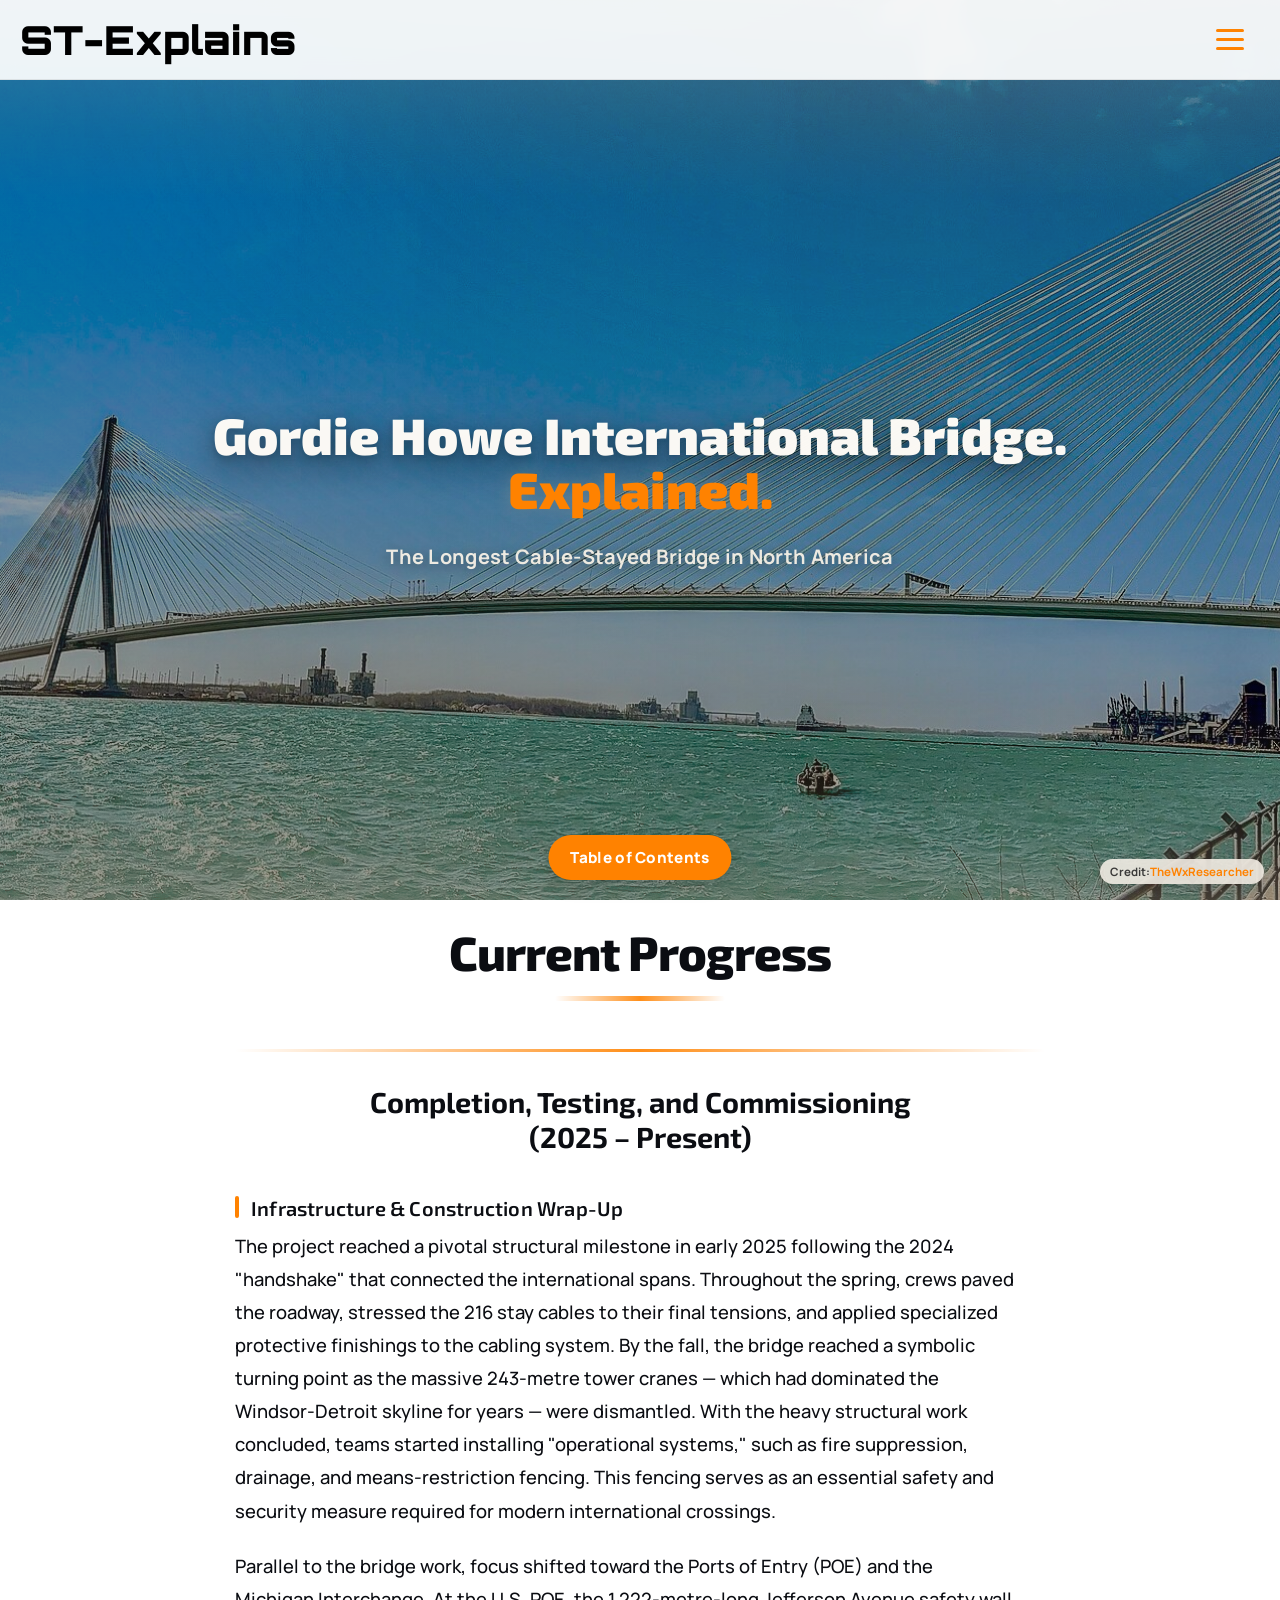
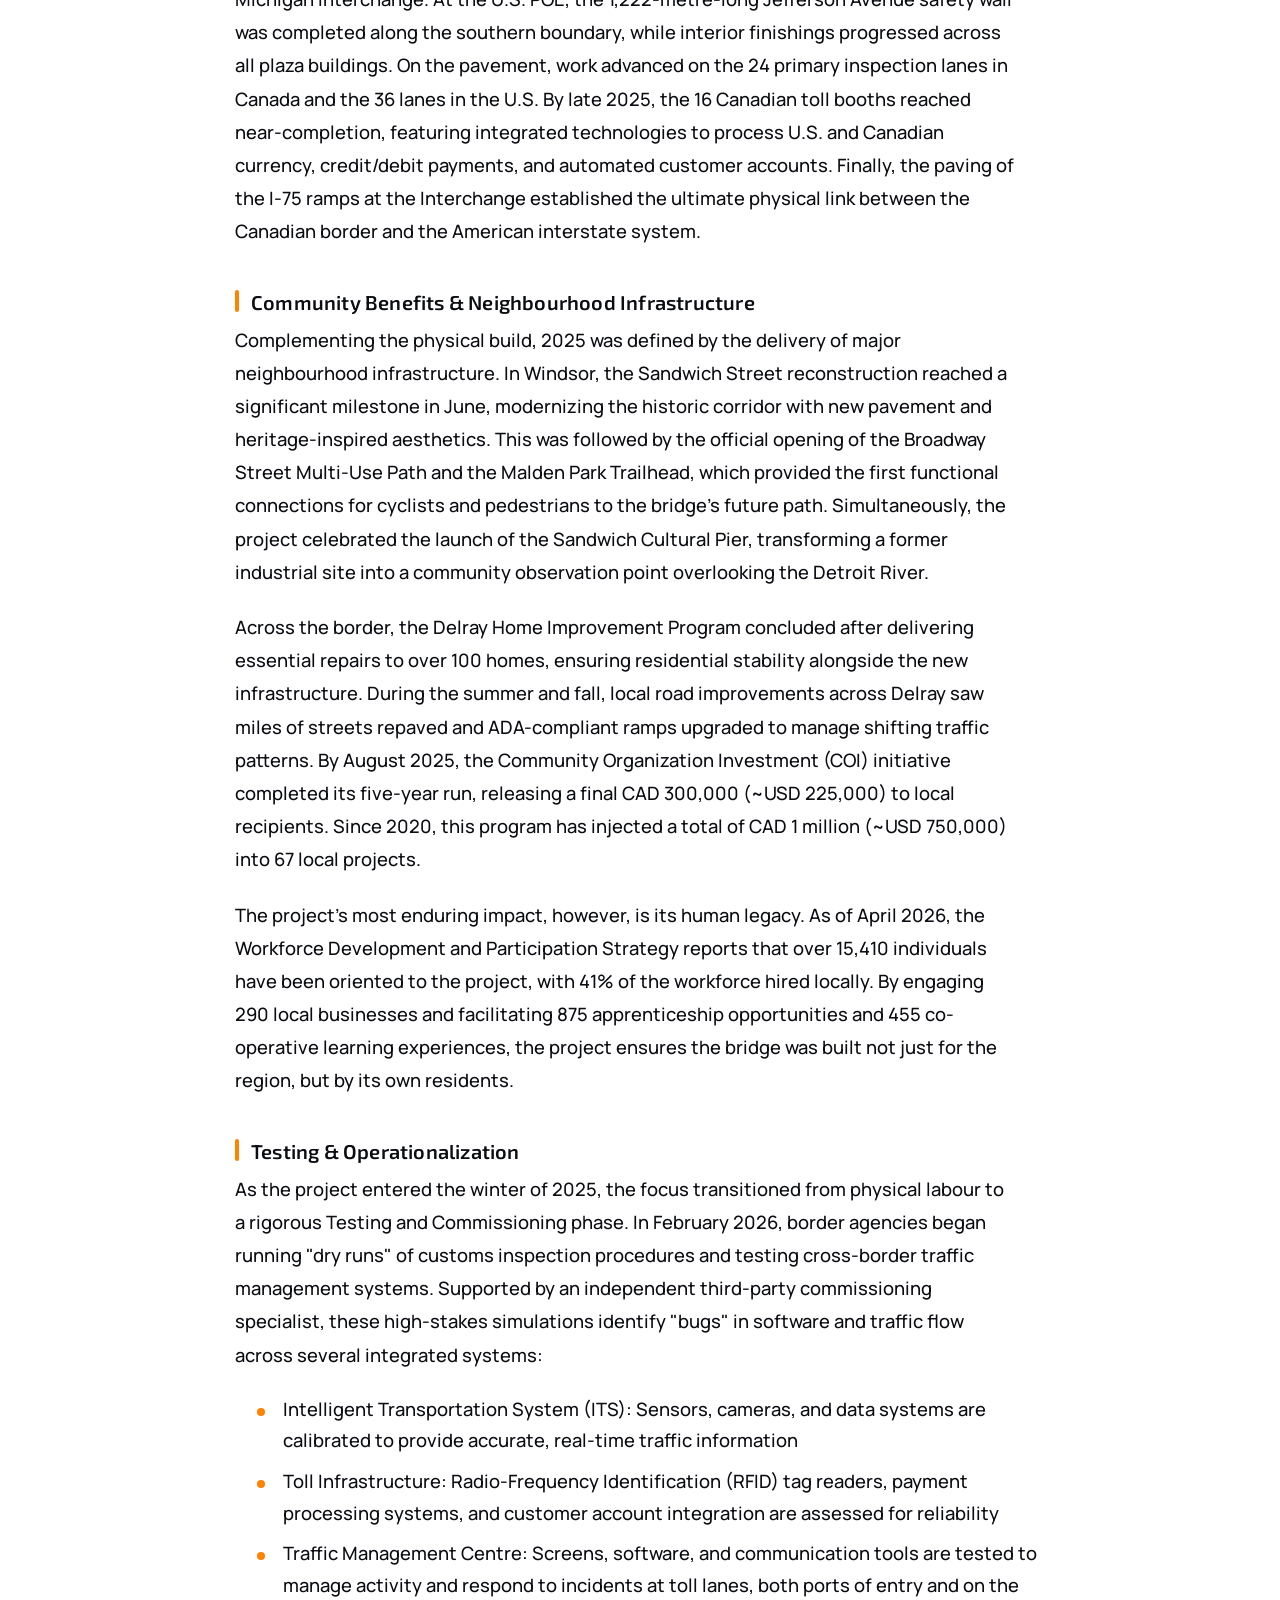
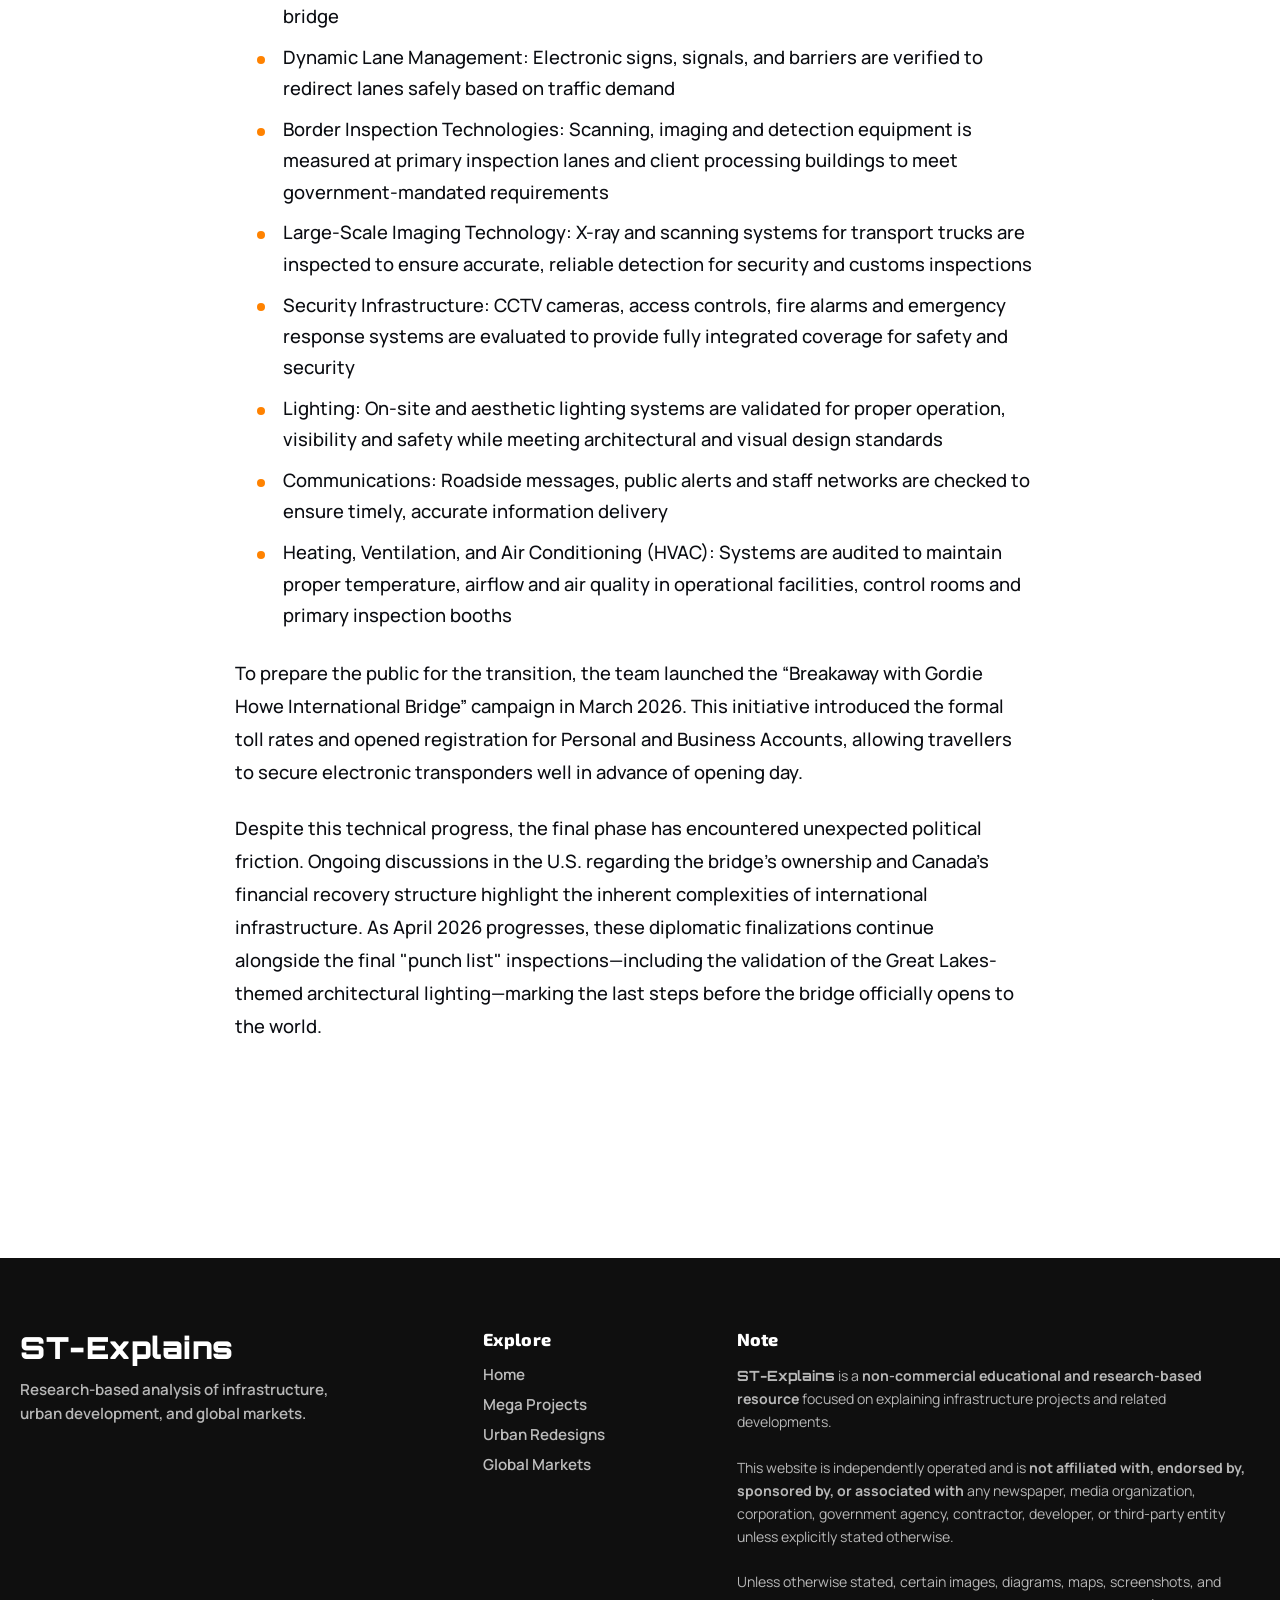
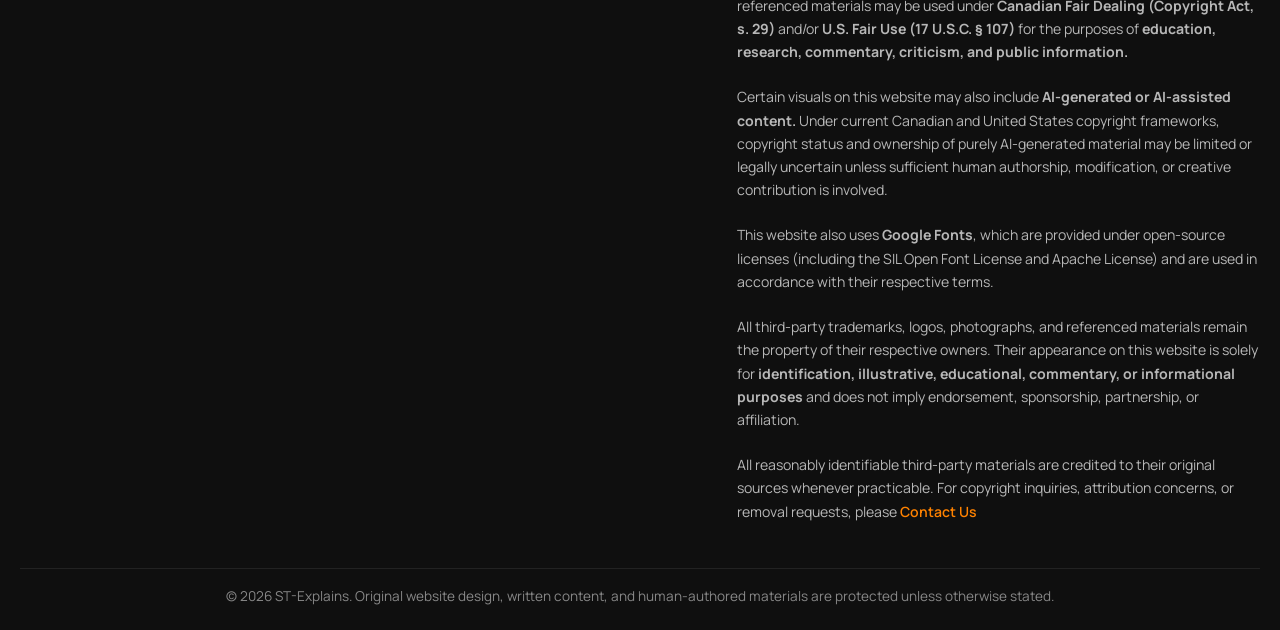
<file: Megaprojects/GHIB/GHIB-Current-Progress.html>
<!DOCTYPE html>
<html lang="en"></html>
    <head>
        <meta charset="UTF-8" />
        <meta name="viewport" content="width=device-width, initial-scale=1.0" />
        <title>ST-Explains</title>
        <link rel="preconnect" href="https://fonts.googleapis.com">
        <link rel="preconnect" href="https://fonts.gstatic.com" crossorigin>
        <link
            href="https://fonts.googleapis.com/css2?family=Orbitron:wght@500;700;800;900&family=Exo+2:wght@400;500;600;700;800&family=Manrope:wght@400;500;600;700;800&display=swap"
            rel="stylesheet"
        />
        <link rel="stylesheet" href="../megaproject-style.css">
    </head>
    <body>
        <!-- Navigation Bar & Hero Section -->
        <section class="hero">
            <img src="Gordie_Howe_International_Bridge_2026-04-21_1052.jpg" class="hero__bg" alt="Gordie Howe International Bridge in April 2026">

            <!-- IMAGE INFO BUTTON -->
            <div class="hero-image-info">
                <button class="hero-image-info__btn" aria-label="Image information">
                    <strong>Credit: </strong><a href="https://commons.wikimedia.org/wiki/User:TheWxResearcher"> TheWxResearcher</a>
                </button>

                <div class="hero-image-info__popup">
                    <h4>Image Information</h4>
                    <p>
                        <strong>Image courtesy:</strong> <a href="https://commons.wikimedia.org/wiki/User:TheWxResearcher">TheWxResearcher</a>;<br> 
                        <strong>Image sourced from:</strong> <a href="https://commons.wikimedia.org/wiki/File:Gordie_Howe_International_Bridge_2026-04-21_1052.jpg">Wikimedia Commons</a>;<br>
                        <strong>Gordie Howe International Bridge in April 2026, connecting Windsor, Ontario, and Detroit, Michigan<br>
                        (CCO 1.0 Universal <a href="https://commons.wikimedia.org/wiki/User:TheWxResearcher">TheWxResearcher</a>; used under <a href="https://creativecommons.org/publicdomain/zero/1.0/deed.en">CC0 1.0 Universal Public Domain Dedication</a> for educational/research-based explanation and illustrative purposes; unaltered).</strong> 
                    </p>
                </div>
            </div>
            <!-- Navigation Bar -->
            <nav class="navbar">
                <div class="navbar__container">
                    <a href="../../index.html" id="navbar__logo">ST-Explains</a>
                    <button id="mobile-menu" class="navbar__toggle" type="button">
                        <span class="bar"></span>
                        <span class="bar"></span>
                        <span class="bar"></span>
                    </button>
                    <ul class="navbar__menu" id="primary-navigation">
                        <li class="navbar__item">
                            <a href="../../index.html" class="navbar__links"><span class="nav-txt">Home</span></a>
                        </li>
                        <li class="navbar__item active">
                            <a href="../../megaprojects.html" class="navbar__links active"><span class="nav-txt">Mega Projects</span></a>
                        </li>
                        <li class="navbar__item">
                            <a href="../../cities.html" class="navbar__links"><span class="nav-txt">Urban Redesigns</span></a>
                        </li>
                        <li class="navbar__item">
                            <a href="../../industries.html" class="navbar__links"><span class="nav-txt">Global Markets</span></a>
                        </li>
                    </ul>
                </div>
            </nav>

            <!-- 🔥 MOBILE TOC TOGGLE BUTTON (NEW) -->
            <button class="toc-mobile-btn" id="toc-mobile-btn">
                Table of Contents
            </button>

            <!-- Hero Section -->
            <div class="hero__content">
                <div class="text-box">
                    <h1>Gordie Howe International Bridge. <br><span class="accent">Explained.</span></h1>
                    <p><strong>The Longest Cable-Stayed Bridge in North America</strong></p>
                </div>
            </div>
        </section>
        <!-- Content Section 1 -->
        <div class="page-layout">
            <aside class="toc-wrapper">
                <div class="toc-toggle">
                    <button id="toc-left" class="toc-toggle-btn toc-toggle-left">
                        <span class="arrow">◀</span>
                        <span class="label">Sections</span>
                    </button>
                    <button id="toc-right" class="toc-toggle-btn toc-toggle-right">
                        <span class="label">Current Progress</span>
                        <span class="arrow">▶</span>
                    </button>
                </div>
                <nav class="toc-panel toc-panel--macro active">
                    <h4>Sections</h4>
                    <ul>
                        <li><a href="GHIB.html">Introduction</a></li>
                        <li><a href="GHIB-History.html">History</a></li>
                        <li><a href="GHIB-Master-Plan.html">Detailed Master Plan</a></li>
                        <li><a href="GHIB-Finances.html">Finances</a></li>
                        <li><a href="GHIB-Organizatinal-Structure.html">Organizational Structure</a></li>
                        <li><a href="GHIB-Current-Progress.html">Current Progress</a></li>
                    </ul>
                </nav>
                <nav class="toc-panel toc-panel--micro">
                    <h4>Current Progress</h4>
                    <ul>
                        <li>
                            <a href="#current">Completion, Testing, and Commissioning<br>(2025 – Present)</a>
                            <ul>
                                <li><a href="#infra-completion">Infrastructure & Construction Wrap</a></li>
                                <li><a href="#community-benefits-neighbourhood">Community Benefits & Neighbourhood Infrastructure</a></li>
                                <li><a href="#testing-operational">Testing & Operationalization</a></li>
                            </ul>
                        </li>
                    </ul>
                </nav>
            </aside>
            <section class="Heading_1">
                <h1>Current Progress</h1>

                    <h2 id="current">Completion, Testing, and Commissioning<br>(2025 – Present)</h2>

                        <h3 id="infra-completion">Infrastructure & Construction Wrap-Up</h3>
                            <p>
                                The project reached a pivotal structural milestone in early 2025 following the 2024 "handshake" that connected the international spans. Throughout the spring, crews paved the roadway, stressed the 216 stay cables to their final tensions, and applied specialized protective finishings to the cabling system. By the fall, the bridge reached a symbolic turning point as the massive 243-metre tower cranes — which had dominated the Windsor-Detroit skyline for years — were dismantled. With the heavy structural work concluded, teams started installing "operational systems," such as fire suppression, drainage, and means-restriction fencing. This fencing serves as an essential safety and security measure required for modern international crossings. 
                            </p>
                            <p>
                                Parallel to the bridge work, focus shifted toward the Ports of Entry (POE) and the Michigan Interchange. At the U.S. POE, the 1,222-metre-long Jefferson Avenue safety wall was completed along the southern boundary, while interior finishings progressed across all plaza buildings. On the pavement, work advanced on the 24 primary inspection lanes in Canada and the 36 lanes in the U.S. By late 2025, the 16 Canadian toll booths reached near-completion, featuring integrated technologies to process U.S. and Canadian currency, credit/debit payments, and automated customer accounts. Finally, the paving of the I-75 ramps at the Interchange established the ultimate physical link between the Canadian border and the American interstate system.
                            </p>
                        
                        <h3 id="community-benefits-neighbourhood">Community Benefits & Neighbourhood Infrastructure</h3>
                            <p>
                                Complementing the physical build, 2025 was defined by the delivery of major neighbourhood infrastructure. In Windsor, the Sandwich Street reconstruction reached a significant milestone in June, modernizing the historic corridor with new pavement and heritage-inspired aesthetics. This was followed by the official opening of the Broadway Street Multi-Use Path and the Malden Park Trailhead, which provided the first functional connections for cyclists and pedestrians to the bridge’s future path. Simultaneously, the project celebrated the launch of the Sandwich Cultural Pier, transforming a former industrial site into a community observation point overlooking the Detroit River.
                            </p>
                            <p>
                                Across the border, the Delray Home Improvement Program concluded after delivering essential repairs to over 100 homes, ensuring residential stability alongside the new infrastructure. During the summer and fall, local road improvements across Delray saw miles of streets repaved and ADA-compliant ramps upgraded to manage shifting traffic patterns. By August 2025, the Community Organization Investment (COI) initiative completed its five-year run, releasing a final CAD 300,000 (~USD 225,000) to local recipients. Since 2020, this program has injected a total of CAD 1 million (~USD 750,000) into 67 local projects.
                            </p>
                            <p>
                                The project’s most enduring impact, however, is its human legacy. As of April 2026, the Workforce Development and Participation Strategy reports that over 15,410 individuals have been oriented to the project, with 41% of the workforce hired locally. By engaging 290 local businesses and facilitating 875 apprenticeship opportunities and 455 co-operative learning experiences, the project ensures the bridge was built not just for the region, but by its own residents.
                            </p>
                        
                        <h3 id="testing-operational">Testing & Operationalization</h3>
                            <p>
                                As the project entered the winter of 2025, the focus transitioned from physical labour to a rigorous Testing and Commissioning phase. In February 2026, border agencies began running "dry runs" of customs inspection procedures and testing cross-border traffic management systems. Supported by an independent third-party commissioning specialist, these high-stakes simulations identify "bugs" in software and traffic flow across several integrated systems:
                            </p>
                            <ul>
                                <li>Intelligent Transportation System (ITS): Sensors, cameras, and data systems are calibrated to provide accurate, real-time traffic information</li>
                                <li>Toll Infrastructure: Radio-Frequency Identification (RFID) tag readers, payment processing systems, and customer account integration are assessed for reliability</li>
                                <li>Traffic Management Centre: Screens, software, and communication tools are tested to manage activity and respond to incidents at toll lanes, both ports of entry and on the bridge</li>
                                <li>Dynamic Lane Management: Electronic signs, signals, and barriers are verified to redirect lanes safely based on traffic demand</li>
                                <li>Border Inspection Technologies: Scanning, imaging and detection equipment is measured at primary inspection lanes and client processing buildings to meet government-mandated requirements</li>
                                <li>Large-Scale Imaging Technology: X-ray and scanning systems for transport trucks are inspected to ensure accurate, reliable detection for security and customs inspections</li>
                                <li>Security Infrastructure: CCTV cameras, access controls, fire alarms and emergency response systems are evaluated to provide fully integrated coverage for safety and security</li>
                                <li>Lighting: On-site and aesthetic lighting systems are validated for proper operation, visibility and safety while meeting architectural and visual design standards</li>
                                <li>Communications: Roadside messages, public alerts and staff networks are checked to ensure timely, accurate information delivery</li>
                                <li>Heating, Ventilation, and Air Conditioning (HVAC): Systems are audited to maintain proper temperature, airflow and air quality in operational facilities, control rooms and primary inspection booths</li>
                            </ul>
                            <p>
                                To prepare the public for the transition, the team launched the “Breakaway with Gordie Howe International Bridge” campaign in March 2026. This initiative introduced the formal toll rates and opened registration for Personal and Business Accounts, allowing travellers to secure electronic transponders well in advance of opening day.
                            </p>
                            <p>
                                Despite this technical progress, the final phase has encountered unexpected political friction. Ongoing discussions in the U.S. regarding the bridge's ownership and Canada’s financial recovery structure highlight the inherent complexities of international infrastructure. As April 2026 progresses, these diplomatic finalizations continue alongside the final "punch list" inspections—including the validation of the Great Lakes-themed architectural lighting—marking the last steps before the bridge officially opens to the world.
                            </p>
            </section>
            <div></div>
        </div>
        <div class="toc-overlay"></div>

        <!-- FOOTER -->
        <footer class="site-footer">

            <div class="footer-container">

                <!-- Brand -->
                <div class="footer-brand">
                    <h2>ST-Explains</h2>
                    <p>
                        Research-based analysis of infrastructure, urban development, and global markets.
                    </p>
                </div>

                <!-- Links -->
                <div class="footer-links">
                    <h4>Explore</h4>
                    <a href="../../index.html">Home</a>
                    <a href="../../megaprojects.html">Mega Projects</a>
                    <a href="../../cities.html">Urban Redesigns</a>
                    <a href="../../industries.html">Global Markets</a>
                </div>

                <!-- Social / Note -->
                <div class="footer-note">
                    <h4>Note</h4>
                    <p>
                        <strong style="font-family: 'Orbitron', sans-serif;">ST-Explains</strong> is a <strong>non-commercial educational and research-based resource</strong> 
                        focused on explaining infrastructure projects and related developments.
                    </p>
                    <br>
                    <p>
                        This website is independently operated and is 
                        <strong>not affiliated with, endorsed by, sponsored by, or associated with</strong> 
                        any newspaper, media organization, corporation, government agency, contractor, developer, 
                        or third-party entity unless explicitly stated otherwise.
                    </p>
                    <br>
                    <p>
                        Unless otherwise stated, certain images, diagrams, maps, screenshots, and referenced materials 
                        may be used under <strong>Canadian Fair Dealing (Copyright Act, s. 29)</strong> and/or 
                        <strong>U.S. Fair Use (17 U.S.C. § 107)</strong> for the purposes of 
                        <strong>education, research, commentary, criticism, and public information.</strong>
                    </p>
                    <br>
                    <p>
                        Certain visuals on this website may also include 
                        <strong>AI-generated or AI-assisted content.</strong>
                        Under current Canadian and United States copyright frameworks, copyright status and ownership 
                        of purely AI-generated material may be limited or legally uncertain unless sufficient human authorship, 
                        modification, or creative contribution is involved.
                    </p>
                    <br>
                    <p>
                        This website also uses <strong>Google Fonts</strong>, which are provided under open-source
                        licenses (including the SIL Open Font License and Apache License) and are used in accordance
                        with their respective terms.
                    </p>
                    <br>
                    <p>
                        All third-party trademarks, logos, photographs, and referenced materials remain the property 
                        of their respective owners. Their appearance on this website is solely for 
                        <strong>identification, illustrative, educational, commentary, or informational purposes</strong> 
                        and does not imply endorsement, sponsorship, partnership, or affiliation.
                    </p>
                    <br>
                    <p>
                        All reasonably identifiable third-party materials are credited to their original sources whenever practicable.
                        For copyright inquiries, attribution concerns, or removal requests, please  
                        <a class="footer-links" href="mailto:st.explains26@gmail.com?subject=ST-Explains%20Inquiry">
                            Contact Us
                        </a>
                    </p>
                </div>

            </div>

            <!-- Bottom bar -->
            <div class="footer-bottom">
                <p>
                    © 2026 ST-Explains. Original website design, written content, and human-authored materials 
                    are protected unless otherwise stated.
                </p>
            </div>
        </footer>
        <script src="../megaproject-app.js"></script>
    </body>
</html>
</file>
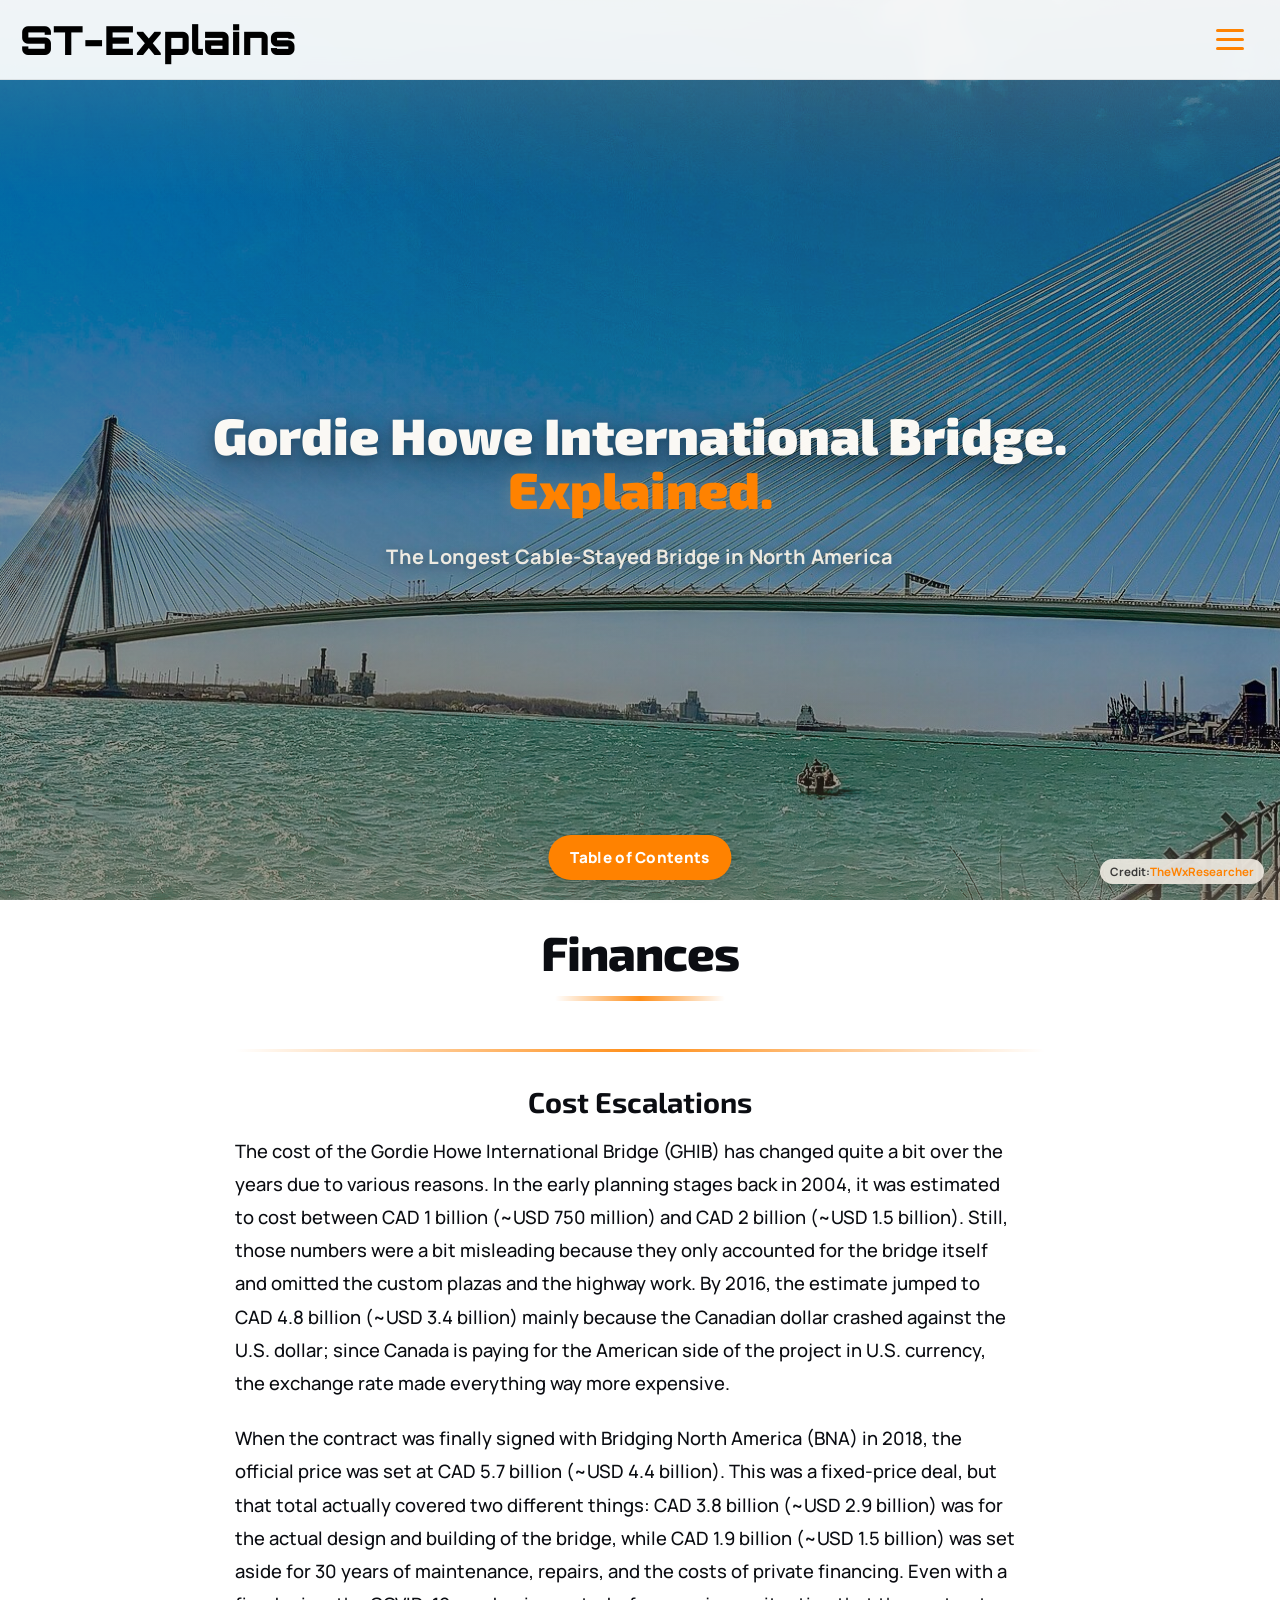
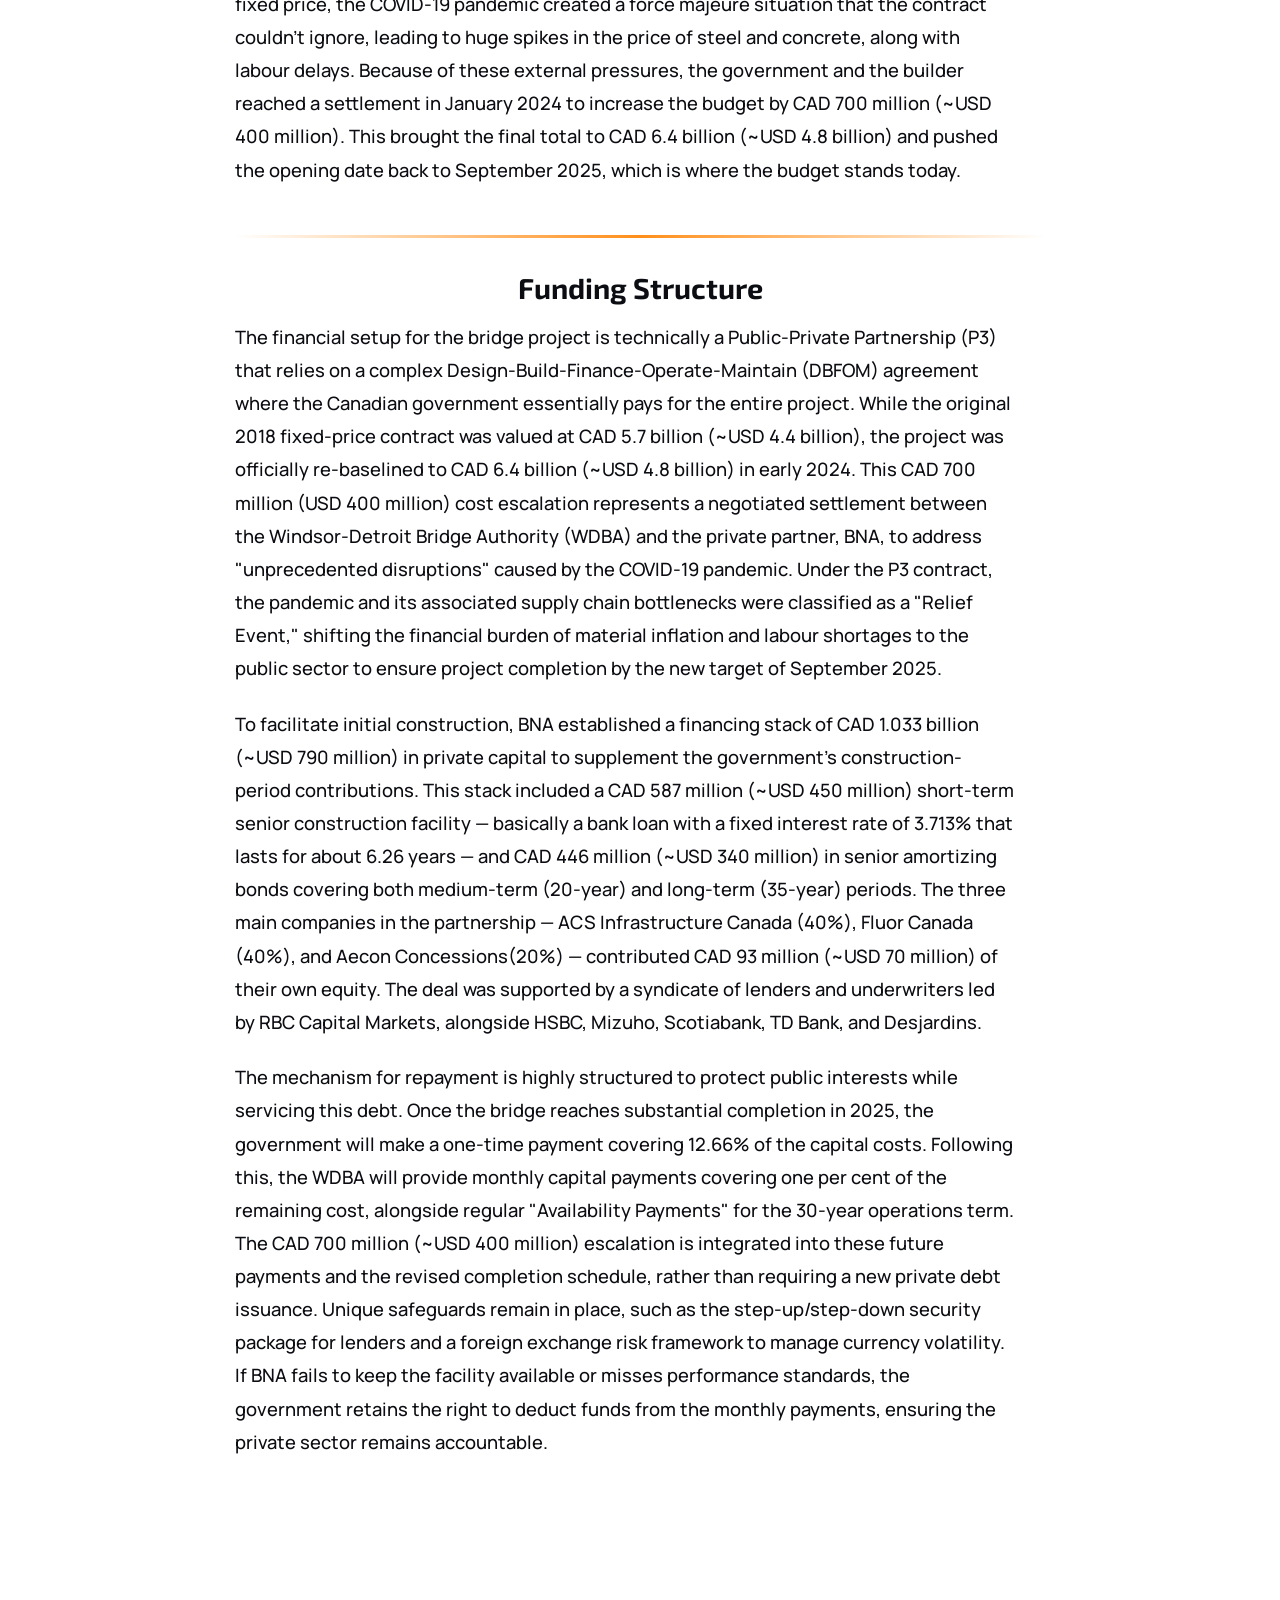
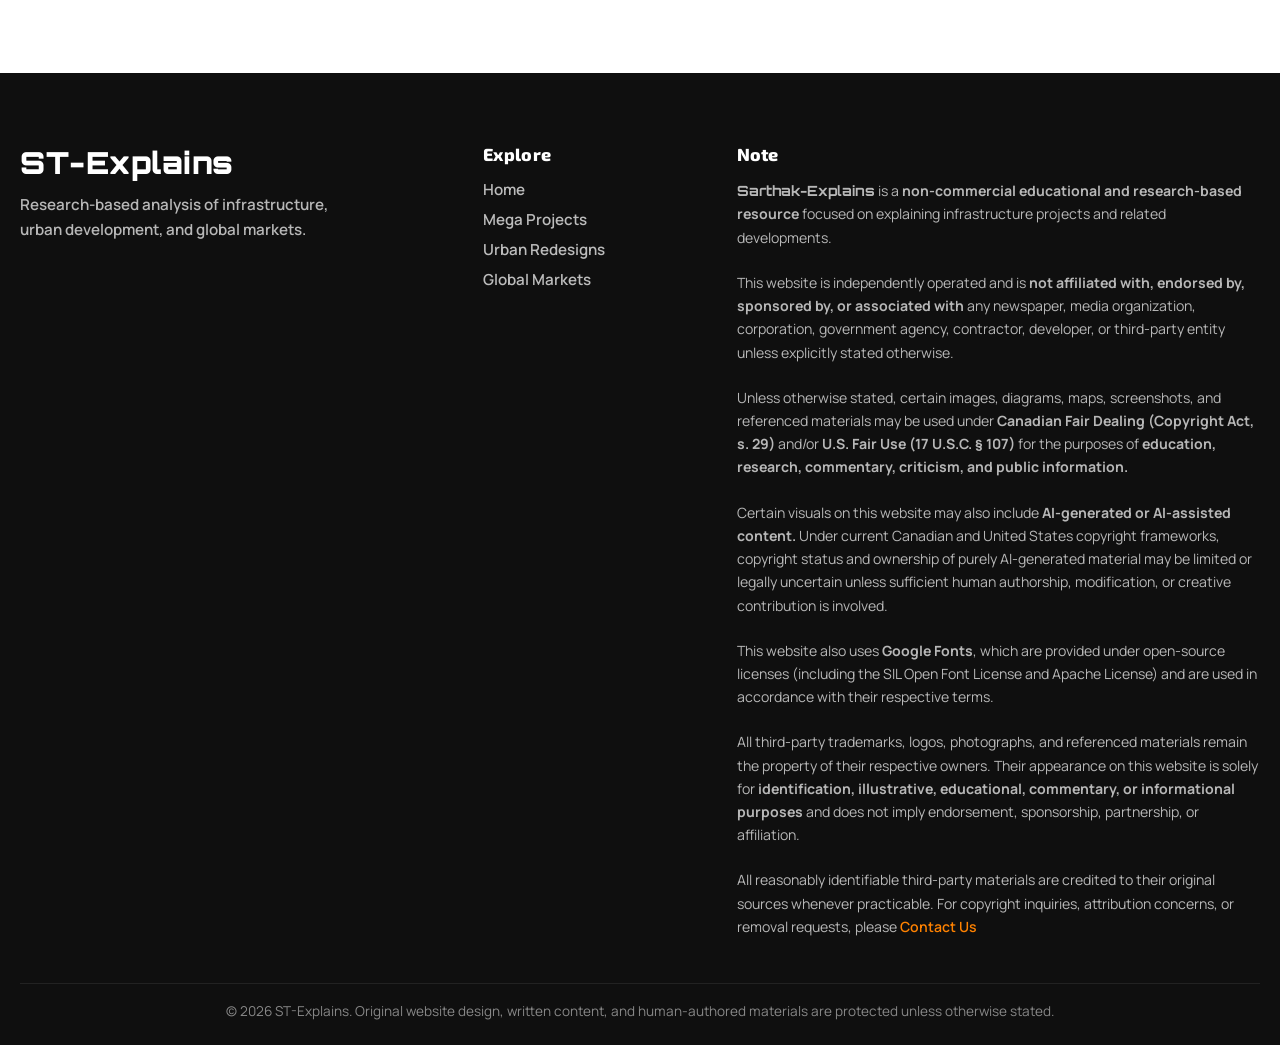
<file: Megaprojects/GHIB/GHIB-Finances.html>
<!DOCTYPE html>
<html lang="en"></html>
    <head>
        <meta charset="UTF-8" />
        <meta name="viewport" content="width=device-width, initial-scale=1.0" />
        <title>ST-Explains</title>
        <link rel="preconnect" href="https://fonts.googleapis.com">
        <link rel="preconnect" href="https://fonts.gstatic.com" crossorigin>
        <link
            href="https://fonts.googleapis.com/css2?family=Orbitron:wght@500;700;800;900&family=Exo+2:wght@400;500;600;700;800&family=Manrope:wght@400;500;600;700;800&display=swap"
            rel="stylesheet"
        />
        <link rel="stylesheet" href="../megaproject-style.css">
    </head>
    <body>
        <!-- Navigation Bar & Hero Section -->
        <section class="hero">
            <img src="Gordie_Howe_International_Bridge_2026-04-21_1052.jpg" class="hero__bg" alt="Gordie Howe International Bridge in April 2026">

            <!-- IMAGE INFO BUTTON -->
            <div class="hero-image-info">
                <button class="hero-image-info__btn" aria-label="Image information">
                    <strong>Credit: </strong><a href="https://commons.wikimedia.org/wiki/User:TheWxResearcher"> TheWxResearcher</a>
                </button>

                <div class="hero-image-info__popup">
                    <h4>Image Information</h4>
                    <p>
                        <strong>Image courtesy:</strong> <a href="https://commons.wikimedia.org/wiki/User:TheWxResearcher">TheWxResearcher</a>;<br> 
                        <strong>Image sourced from:</strong> <a href="https://commons.wikimedia.org/wiki/File:Gordie_Howe_International_Bridge_2026-04-21_1052.jpg">Wikimedia Commons</a>;<br>
                        <strong>Gordie Howe International Bridge in April 2026, connecting Windsor, Ontario, and Detroit, Michigan<br>
                        (CCO 1.0 Universal <a href="https://commons.wikimedia.org/wiki/User:TheWxResearcher">TheWxResearcher</a>; used under <a href="https://creativecommons.org/publicdomain/zero/1.0/deed.en">CC0 1.0 Universal Public Domain Dedication</a> for educational/research-based explanation and illustrative purposes; unaltered).</strong> 
                    </p>
                </div>
            </div>
            
            <!-- Navigation Bar -->
            <nav class="navbar">
                <div class="navbar__container">
                    <a href="../../index.html" id="navbar__logo">ST-Explains</a>
                    <button id="mobile-menu" class="navbar__toggle" type="button">
                        <span class="bar"></span>
                        <span class="bar"></span>
                        <span class="bar"></span>
                    </button>
                    <ul class="navbar__menu" id="primary-navigation">
                        <li class="navbar__item">
                            <a href="../../index.html" class="navbar__links"><span class="nav-txt">Home</span></a>
                        </li>
                        <li class="navbar__item active">
                            <a href="../../megaprojects.html" class="navbar__links active"><span class="nav-txt">Mega Projects</span></a>
                        </li>
                        <li class="navbar__item">
                            <a href="../../cities.html" class="navbar__links"><span class="nav-txt">Urban Redesigns</span></a>
                        </li>
                        <li class="navbar__item">
                            <a href="../../industries.html" class="navbar__links"><span class="nav-txt">Global Markets</span></a>
                        </li>
                    </ul>
                </div>
            </nav>

            <!-- 🔥 MOBILE TOC TOGGLE BUTTON (NEW) -->
            <button class="toc-mobile-btn" id="toc-mobile-btn">
                Table of Contents
            </button>

            <!-- Hero Section -->
            <div class="hero__content">
                <div class="text-box">
                    <h1>Gordie Howe International Bridge. <br><span class="accent">Explained.</span></h1>
                    <p><strong>The Longest Cable-Stayed Bridge in North America</strong></p>
                </div>
            </div>
        </section>
        <!-- Content Section 1 -->
        <div class="page-layout">
            <aside class="toc-wrapper">
                <div class="toc-toggle">
                    <button id="toc-left" class="toc-toggle-btn toc-toggle-left">
                        <span class="arrow">◀</span>
                        <span class="label">Sections</span>
                    </button>
                    <button id="toc-right" class="toc-toggle-btn toc-toggle-right">
                        <span class="label">Finances</span>
                        <span class="arrow">▶</span>
                    </button>
                </div>
                <nav class="toc-panel toc-panel--macro active">
                    <h4>Sections</h4>
                    <ul>
                        <li><a href="GHIB.html">Introduction</a></li>
                        <li><a href="GHIB-History.html">History</a></li>
                        <li><a href="GHIB-Master-Plan.html">Detailed Master Plan</a></li>
                        <li><a href="GHIB-Finances.html">Finances</a></li>
                        <li><a href="GHIB-Organizatinal-Structure.html">Organizational Structure</a></li>
                        <li><a href="GHIB-Current-Progress.html">Current Progress</a></li>
                    </ul>
                </nav>
                <nav class="toc-panel toc-panel--micro">
                    <h4>Finances</h4>
                    <ul>
                        <li><a href="#escalation">Cost Escalations</a></li>
                        <li><a href="#funding">Funding Structure</a></li>
                    </ul>
                </nav>
            </aside>
            <section class="Heading_1">
                <h1>Finances</h1>

                    <h2 id="escalation">Cost Escalations</h2>
                        <p>
                            The cost of the Gordie Howe International Bridge (GHIB) has changed quite a bit over the years due to various reasons. In the early planning stages back in 2004, it was estimated to cost between CAD 1 billion (~USD 750 million) and CAD 2 billion (~USD 1.5 billion). Still, those numbers were a bit misleading because they only accounted for the bridge itself and omitted the custom plazas and the highway work. By 2016, the estimate jumped to CAD 4.8 billion (~USD 3.4 billion) mainly because the Canadian dollar crashed against the U.S. dollar; since Canada is paying for the American side of the project in U.S. currency, the exchange rate made everything way more expensive.
                        </p>
                        <p>
                            When the contract was finally signed with Bridging North America (BNA) in 2018, the official price was set at CAD 5.7 billion (~USD 4.4 billion). This was a fixed-price deal, but that total actually covered two different things: CAD 3.8 billion (~USD 2.9 billion) was for the actual design and building of the bridge, while CAD 1.9 billion (~USD 1.5 billion) was set aside for 30 years of maintenance, repairs, and the costs of private financing. Even with a fixed price, the COVID-19 pandemic created a force majeure situation that the contract couldn't ignore, leading to huge spikes in the price of steel and concrete, along with labour delays. Because of these external pressures, the government and the builder reached a settlement in January 2024 to increase the budget by CAD 700 million (~USD 400 million). This brought the final total to CAD 6.4 billion (~USD 4.8 billion) and pushed the opening date back to September 2025, which is where the budget stands today.
                        </p>
                    
                    <h2 id="funding">Funding Structure</h2>
                        <p>
                            The financial setup for the bridge project is technically a Public-Private Partnership (P3) that relies on a complex Design-Build-Finance-Operate-Maintain (DBFOM) agreement where the Canadian government essentially pays for the entire project. While the original 2018 fixed-price contract was valued at CAD 5.7 billion (~USD 4.4 billion), the project was officially re-baselined to CAD 6.4 billion (~USD 4.8 billion) in early 2024. This CAD 700 million (USD 400 million) cost escalation represents a negotiated settlement between the Windsor-Detroit Bridge Authority (WDBA) and the private partner, BNA, to address "unprecedented disruptions" caused by the COVID-19 pandemic. Under the P3 contract, the pandemic and its associated supply chain bottlenecks were classified as a "Relief Event," shifting the financial burden of material inflation and labour shortages to the public sector to ensure project completion by the new target of September 2025.
                        </p>
                        <p>
                            To facilitate initial construction, BNA established a financing stack of CAD 1.033 billion (~USD 790 million) in private capital to supplement the government’s construction-period contributions. This stack included a CAD 587 million (~USD 450 million) short-term senior construction facility — basically a bank loan with a fixed interest rate of 3.713% that lasts for about 6.26 years — and CAD 446 million (~USD 340 million) in senior amortizing bonds covering both medium-term (20-year) and long-term (35-year) periods. The three main companies in the partnership — ACS Infrastructure Canada (40%), Fluor Canada (40%), and Aecon Concessions(20%) — contributed CAD 93 million (~USD 70 million) of their own equity. The deal was supported by a syndicate of lenders and underwriters led by RBC Capital Markets, alongside HSBC, Mizuho, Scotiabank, TD Bank, and Desjardins.
                        </p>
                        <p>
                            The mechanism for repayment is highly structured to protect public interests while servicing this debt. Once the bridge reaches substantial completion in 2025, the government will make a one-time payment covering 12.66% of the capital costs. Following this, the WDBA will provide monthly capital payments covering one per cent of the remaining cost, alongside regular "Availability Payments" for the 30-year operations term. The CAD 700 million (~USD 400 million) escalation is integrated into these future payments and the revised completion schedule, rather than requiring a new private debt issuance. Unique safeguards remain in place, such as the step-up/step-down security package for lenders and a foreign exchange risk framework to manage currency volatility. If BNA fails to keep the facility available or misses performance standards, the government retains the right to deduct funds from the monthly payments, ensuring the private sector remains accountable.
                        </p>
            </section>
            <div></div>
        </div>
        <div class="toc-overlay"></div>

        <!-- FOOTER -->
        <footer class="site-footer">

            <div class="footer-container">

                <!-- Brand -->
                <div class="footer-brand">
                    <h2>ST-Explains</h2>
                    <p>
                        Research-based analysis of infrastructure, urban development, and global markets.
                    </p>
                </div>

                <!-- Links -->
                <div class="footer-links">
                    <h4>Explore</h4>
                    <a href="../../index.html">Home</a>
                    <a href="../../megaprojects.html">Mega Projects</a>
                    <a href="../../cities.html">Urban Redesigns</a>
                    <a href="../../industries.html">Global Markets</a>
                </div>

                <!-- Social / Note -->
                <div class="footer-note">
                    <h4>Note</h4>
                    <p>
                        <strong style="font-family: 'Orbitron', sans-serif;">Sarthak-Explains</strong> is a <strong>non-commercial educational and research-based resource</strong> 
                        focused on explaining infrastructure projects and related developments.
                    </p>
                    <br>
                    <p>
                        This website is independently operated and is 
                        <strong>not affiliated with, endorsed by, sponsored by, or associated with</strong> 
                        any newspaper, media organization, corporation, government agency, contractor, developer, 
                        or third-party entity unless explicitly stated otherwise.
                    </p>
                    <br>
                    <p>
                        Unless otherwise stated, certain images, diagrams, maps, screenshots, and referenced materials 
                        may be used under <strong>Canadian Fair Dealing (Copyright Act, s. 29)</strong> and/or 
                        <strong>U.S. Fair Use (17 U.S.C. § 107)</strong> for the purposes of 
                        <strong>education, research, commentary, criticism, and public information.</strong>
                    </p>
                    <br>
                    <p>
                        Certain visuals on this website may also include 
                        <strong>AI-generated or AI-assisted content.</strong>
                        Under current Canadian and United States copyright frameworks, copyright status and ownership 
                        of purely AI-generated material may be limited or legally uncertain unless sufficient human authorship, 
                        modification, or creative contribution is involved.
                    </p>
                    <br>
                    <p>
                        This website also uses <strong>Google Fonts</strong>, which are provided under open-source
                        licenses (including the SIL Open Font License and Apache License) and are used in accordance
                        with their respective terms.
                    </p>
                    <br>
                    <p>
                        All third-party trademarks, logos, photographs, and referenced materials remain the property 
                        of their respective owners. Their appearance on this website is solely for 
                        <strong>identification, illustrative, educational, commentary, or informational purposes</strong> 
                        and does not imply endorsement, sponsorship, partnership, or affiliation.
                    </p>
                    <br>
                    <p>
                        All reasonably identifiable third-party materials are credited to their original sources whenever practicable.
                        For copyright inquiries, attribution concerns, or removal requests, please  
                        <a class="footer-links" href="mailto:st.explains26@gmail.com?subject=ST-Explains%20Inquiry">
                            Contact Us
                        </a>
                    </p>
                </div>

            </div>

            <!-- Bottom bar -->
            <div class="footer-bottom">
                <p>
                    © 2026 ST-Explains. Original website design, written content, and human-authored materials 
                    are protected unless otherwise stated.
                </p>
            </div>
        </footer>
        <script src="../megaproject-app.js"></script>
    </body>
</html>
</file>
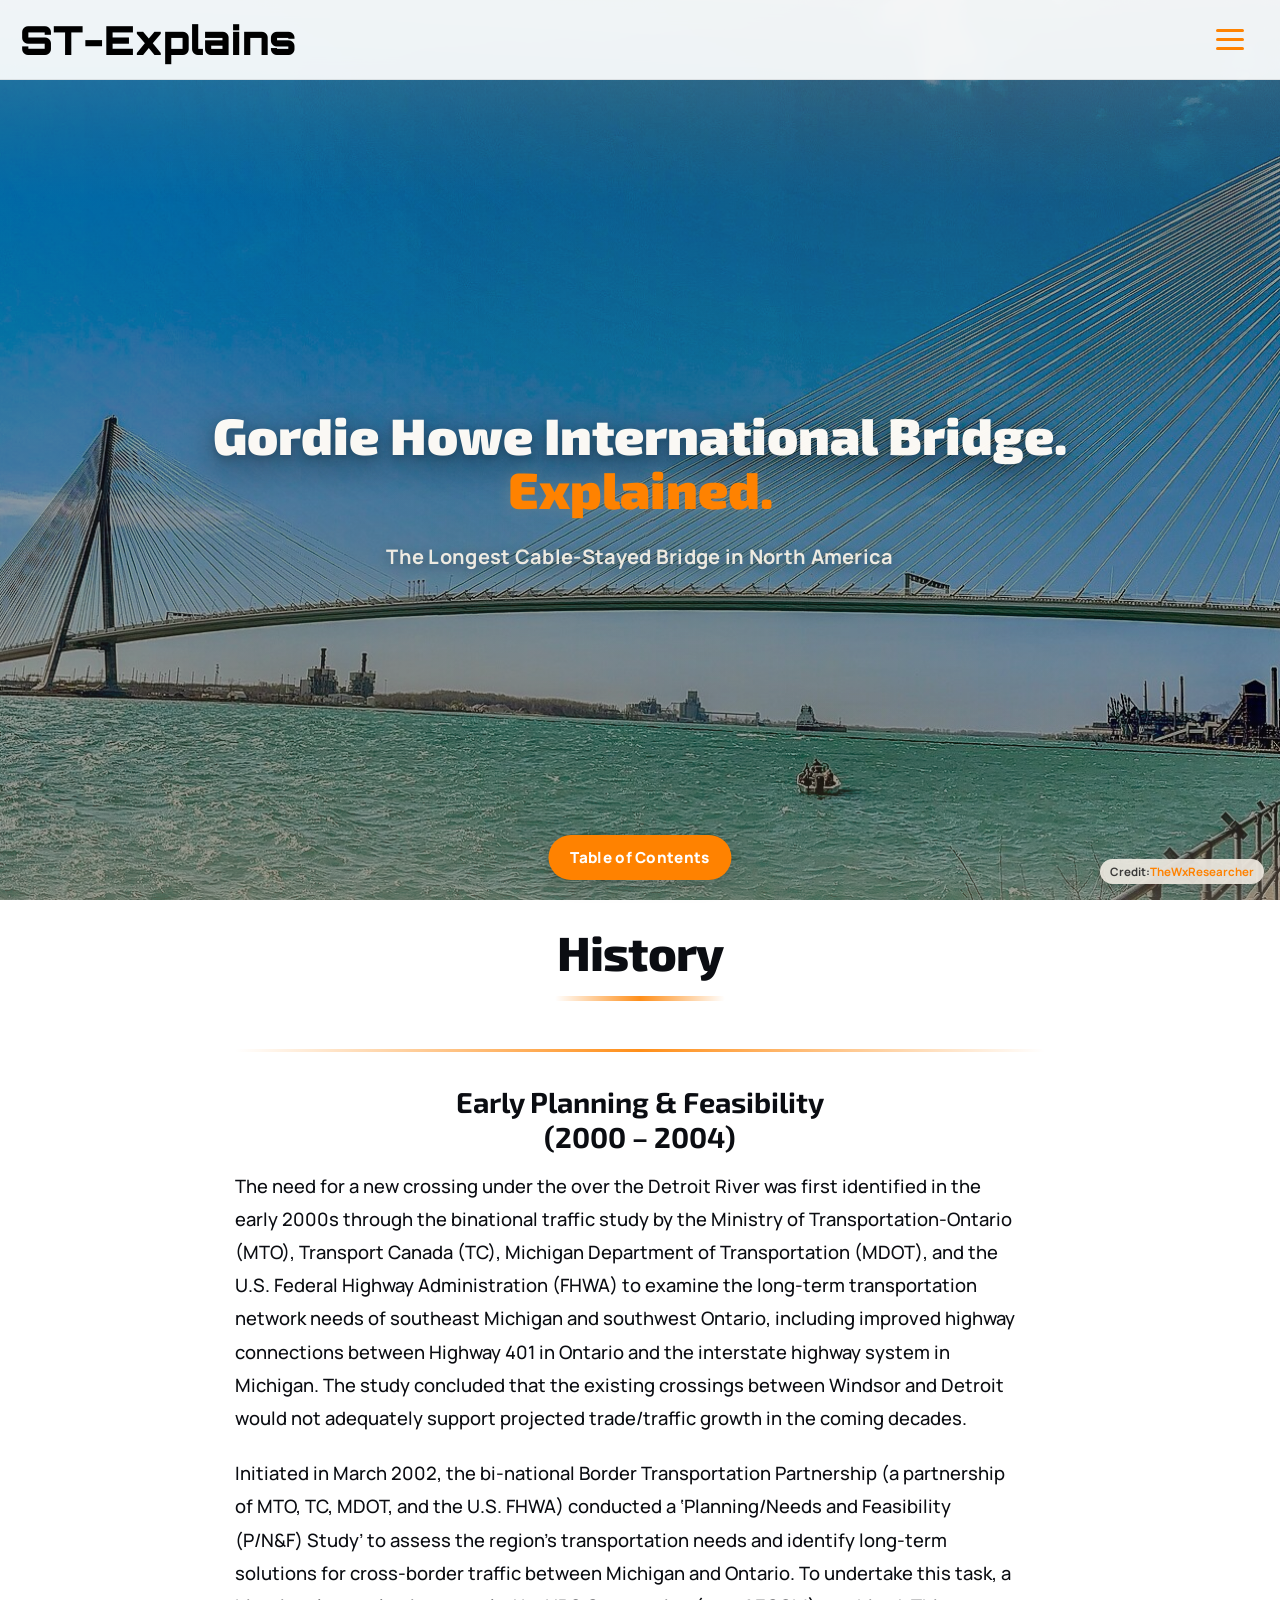
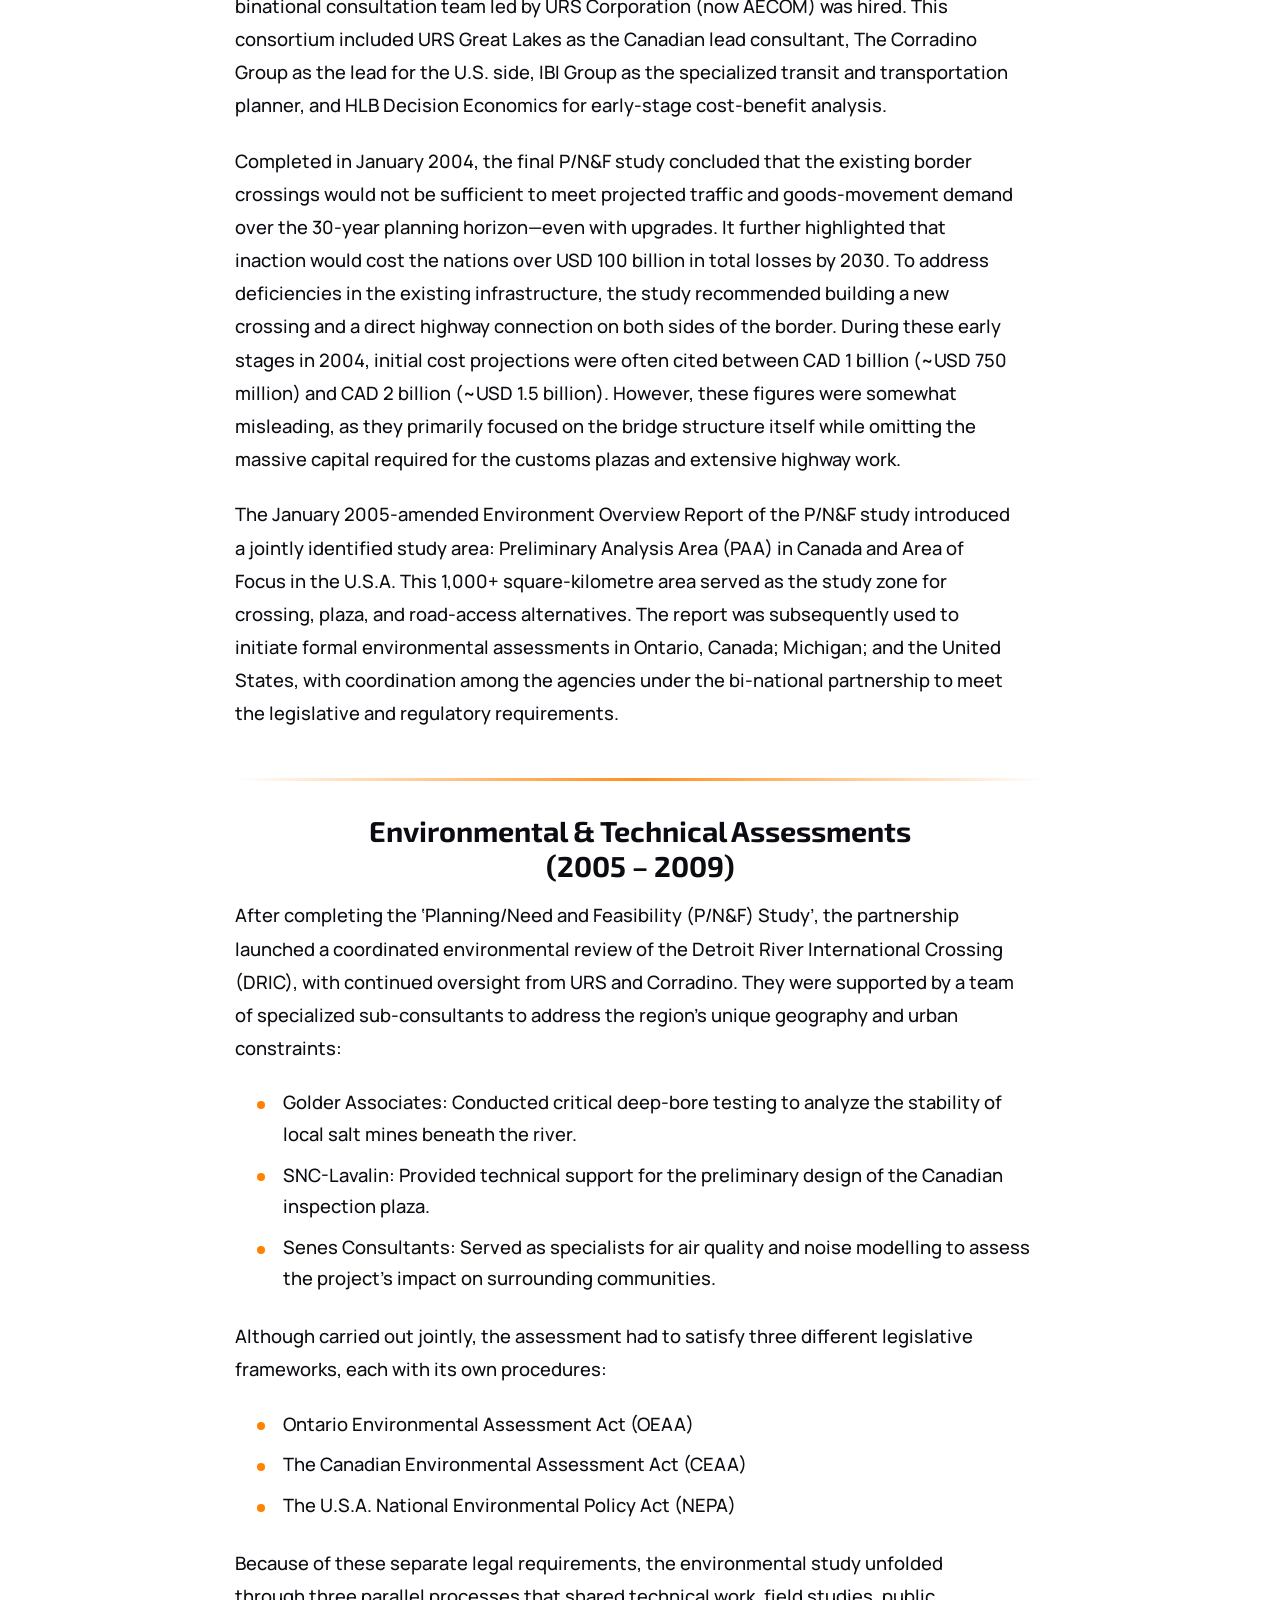
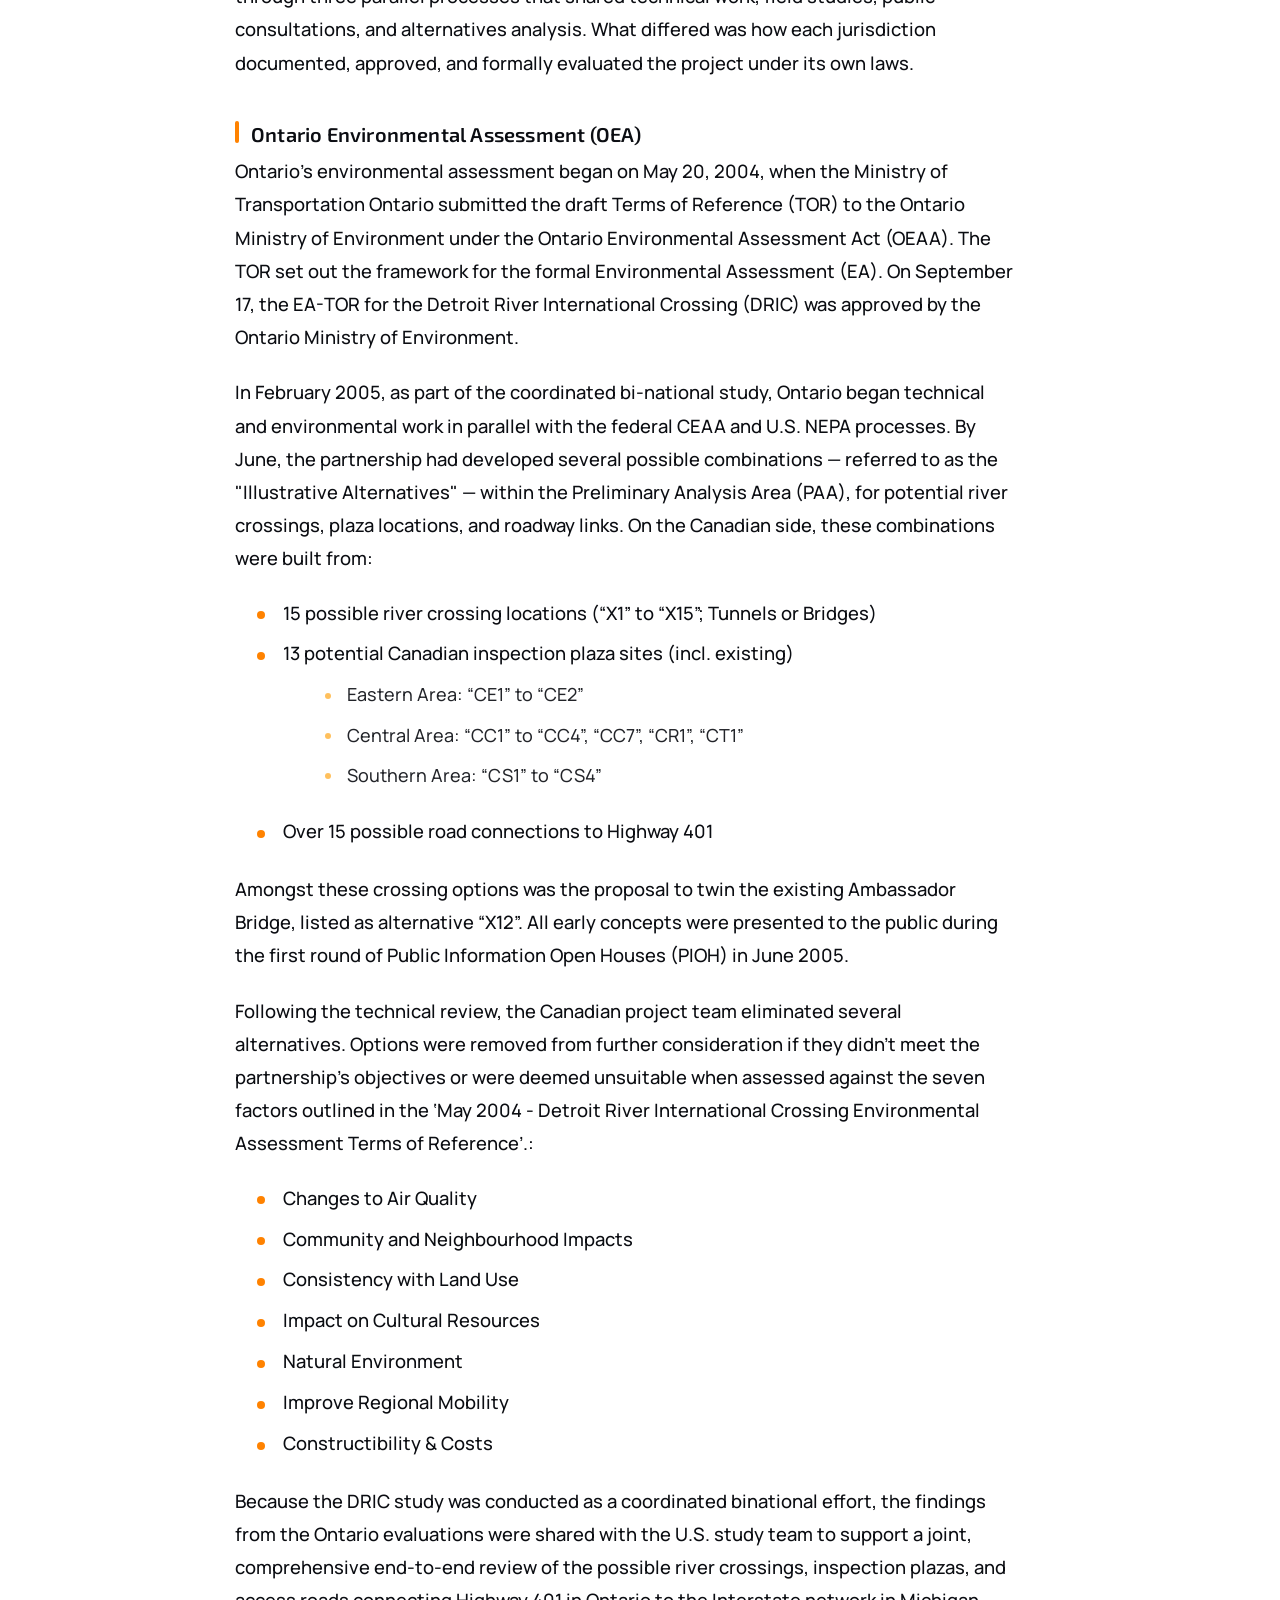
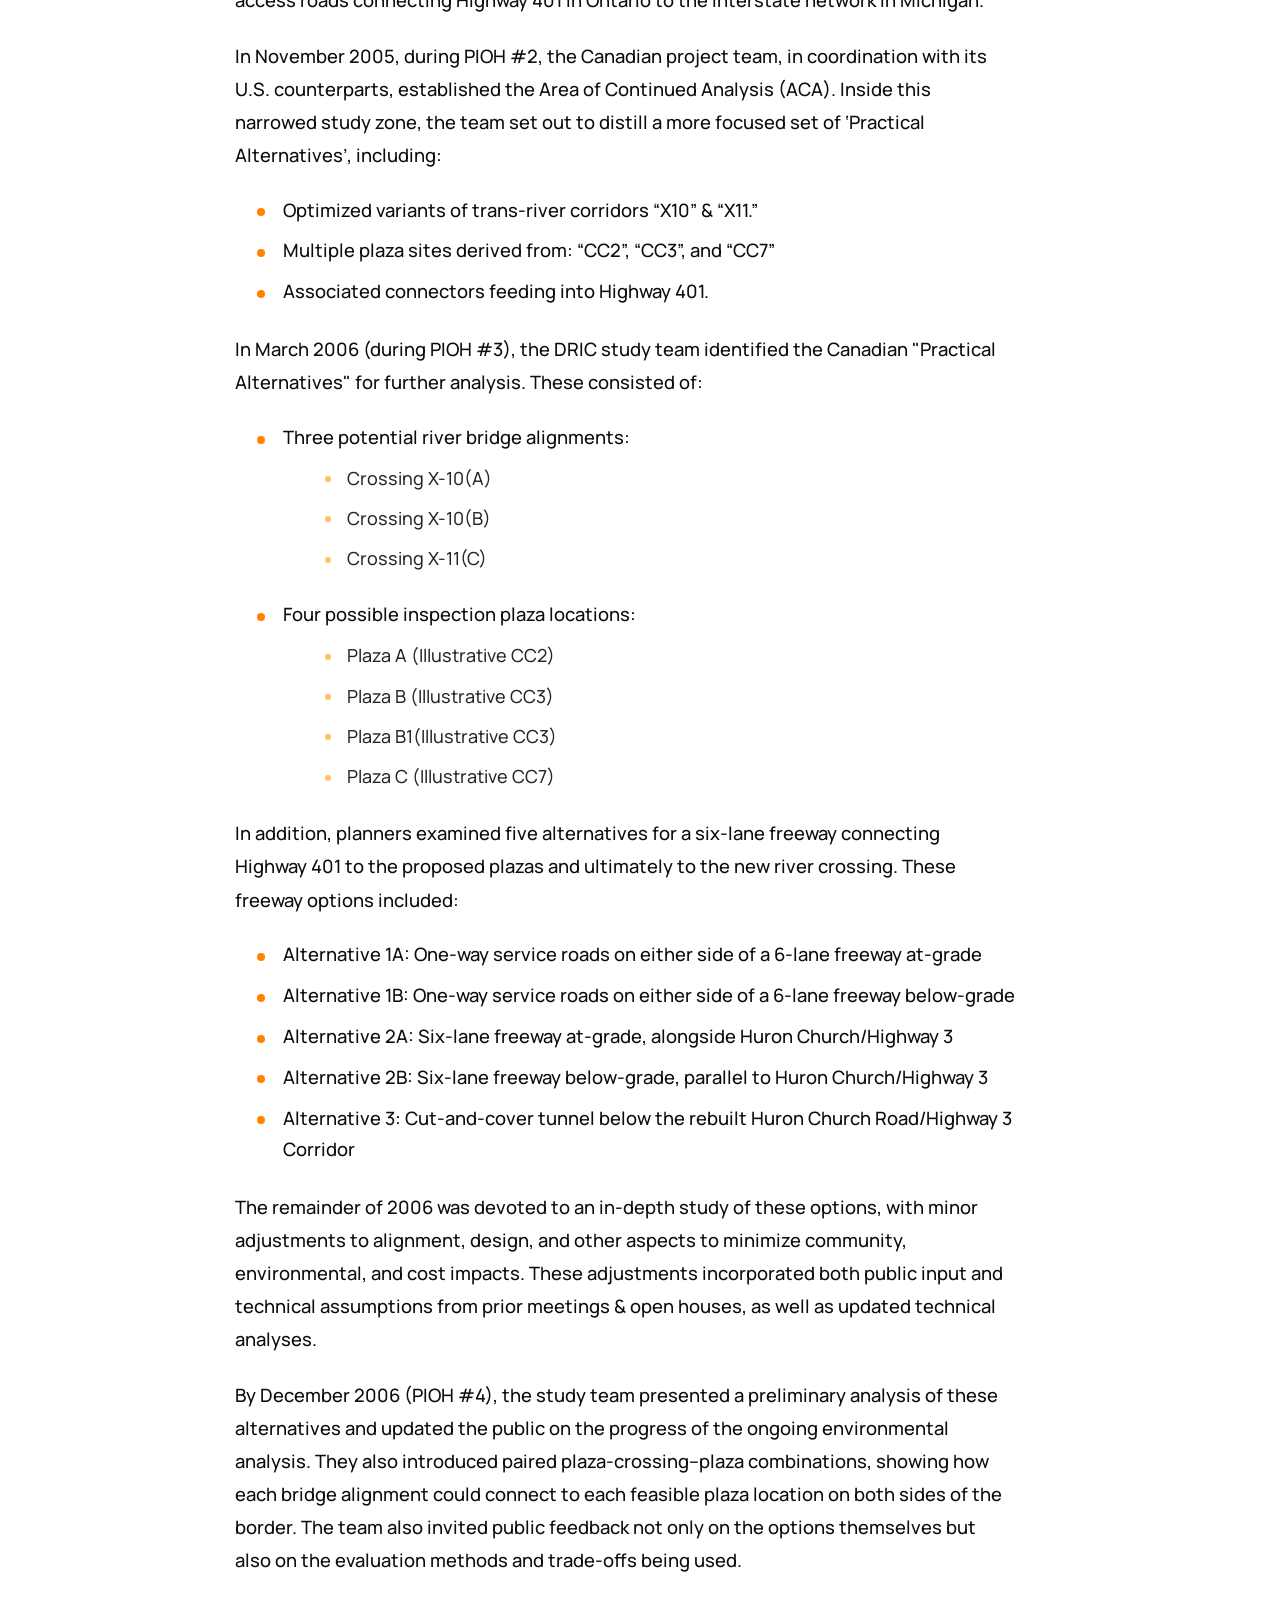
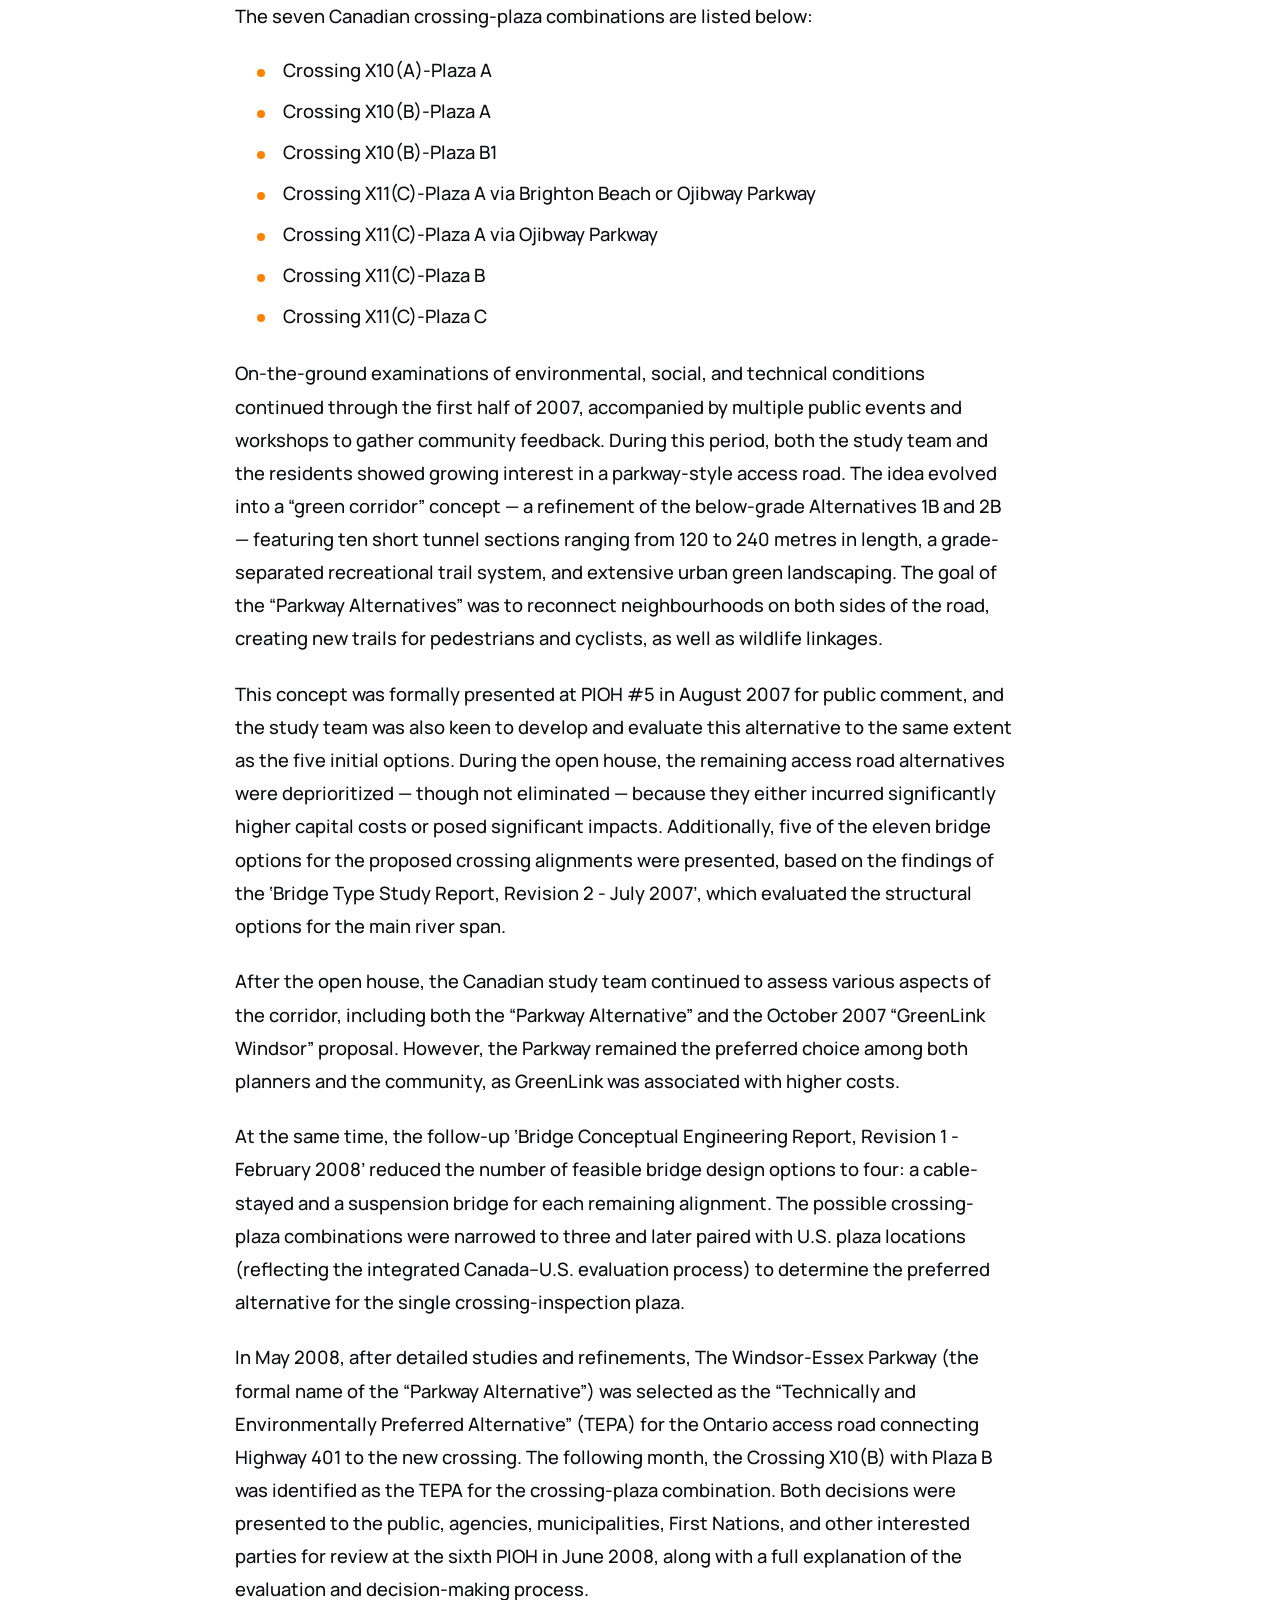
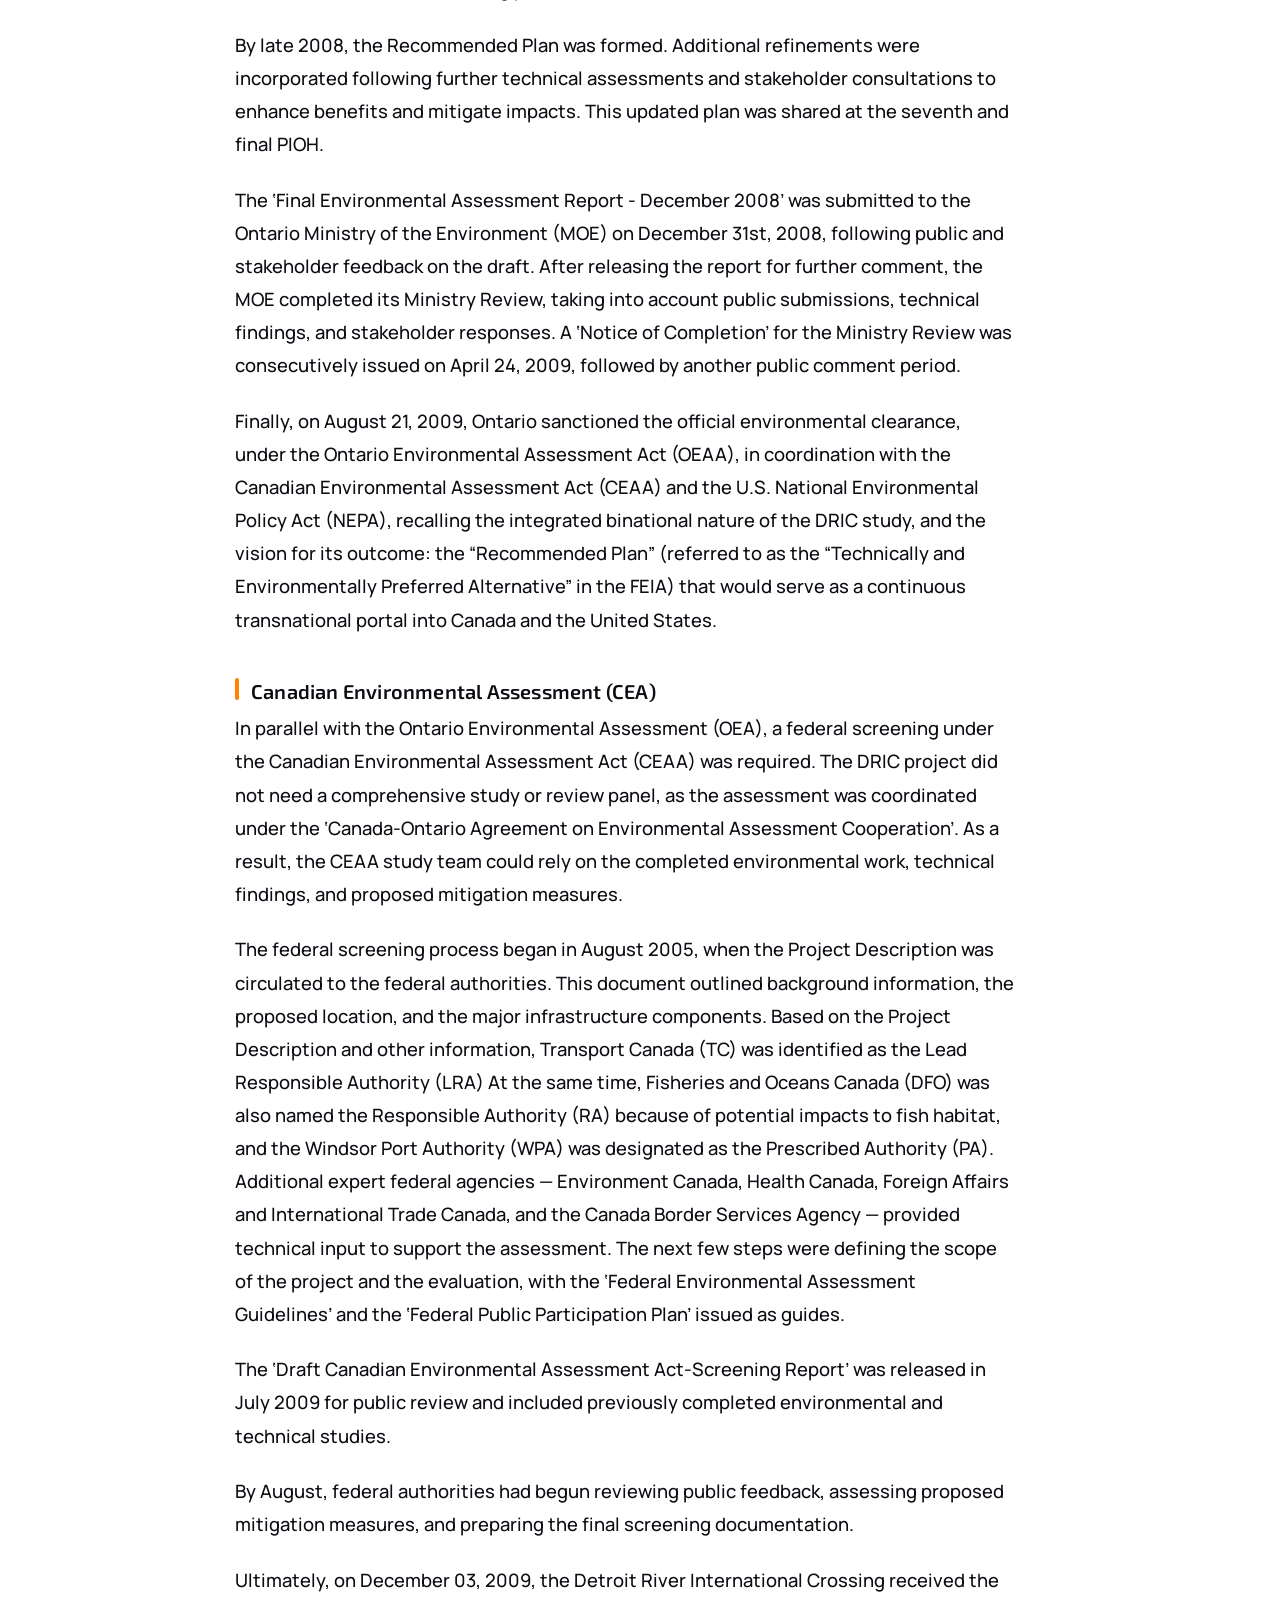
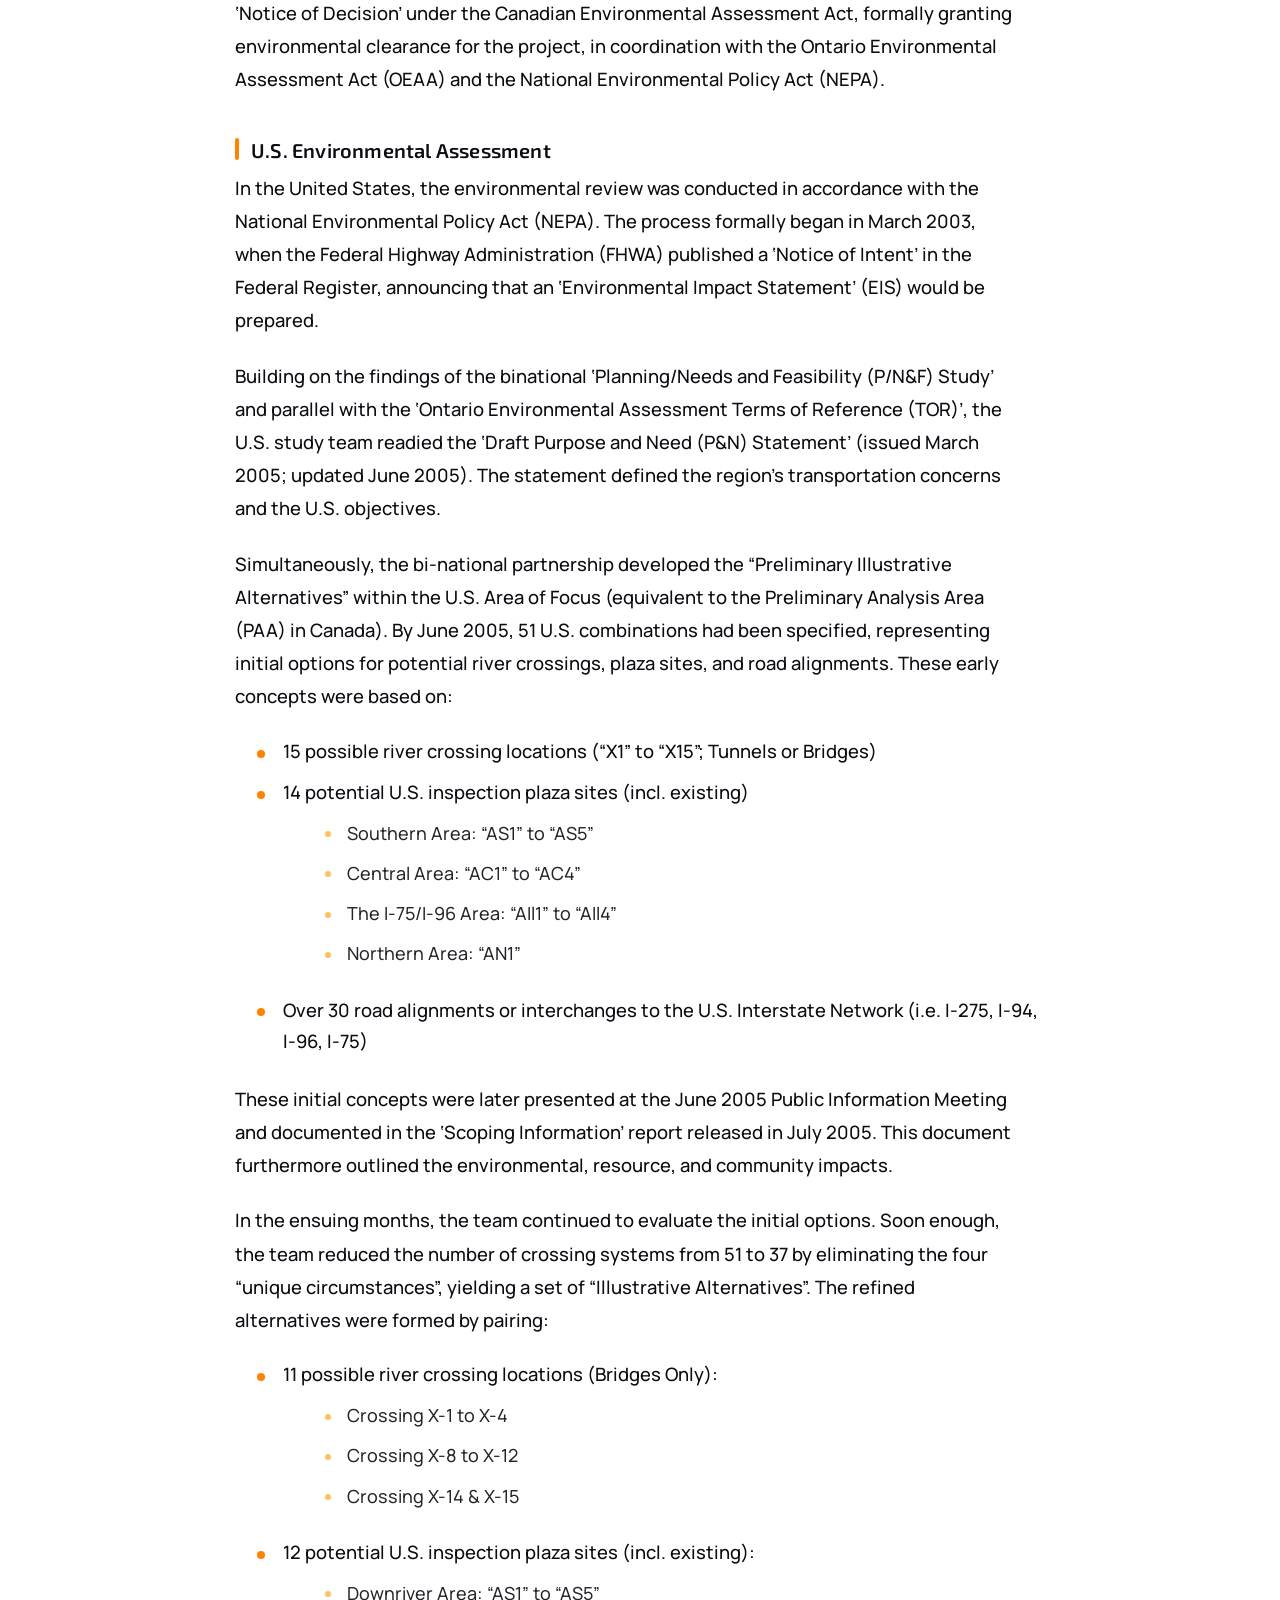
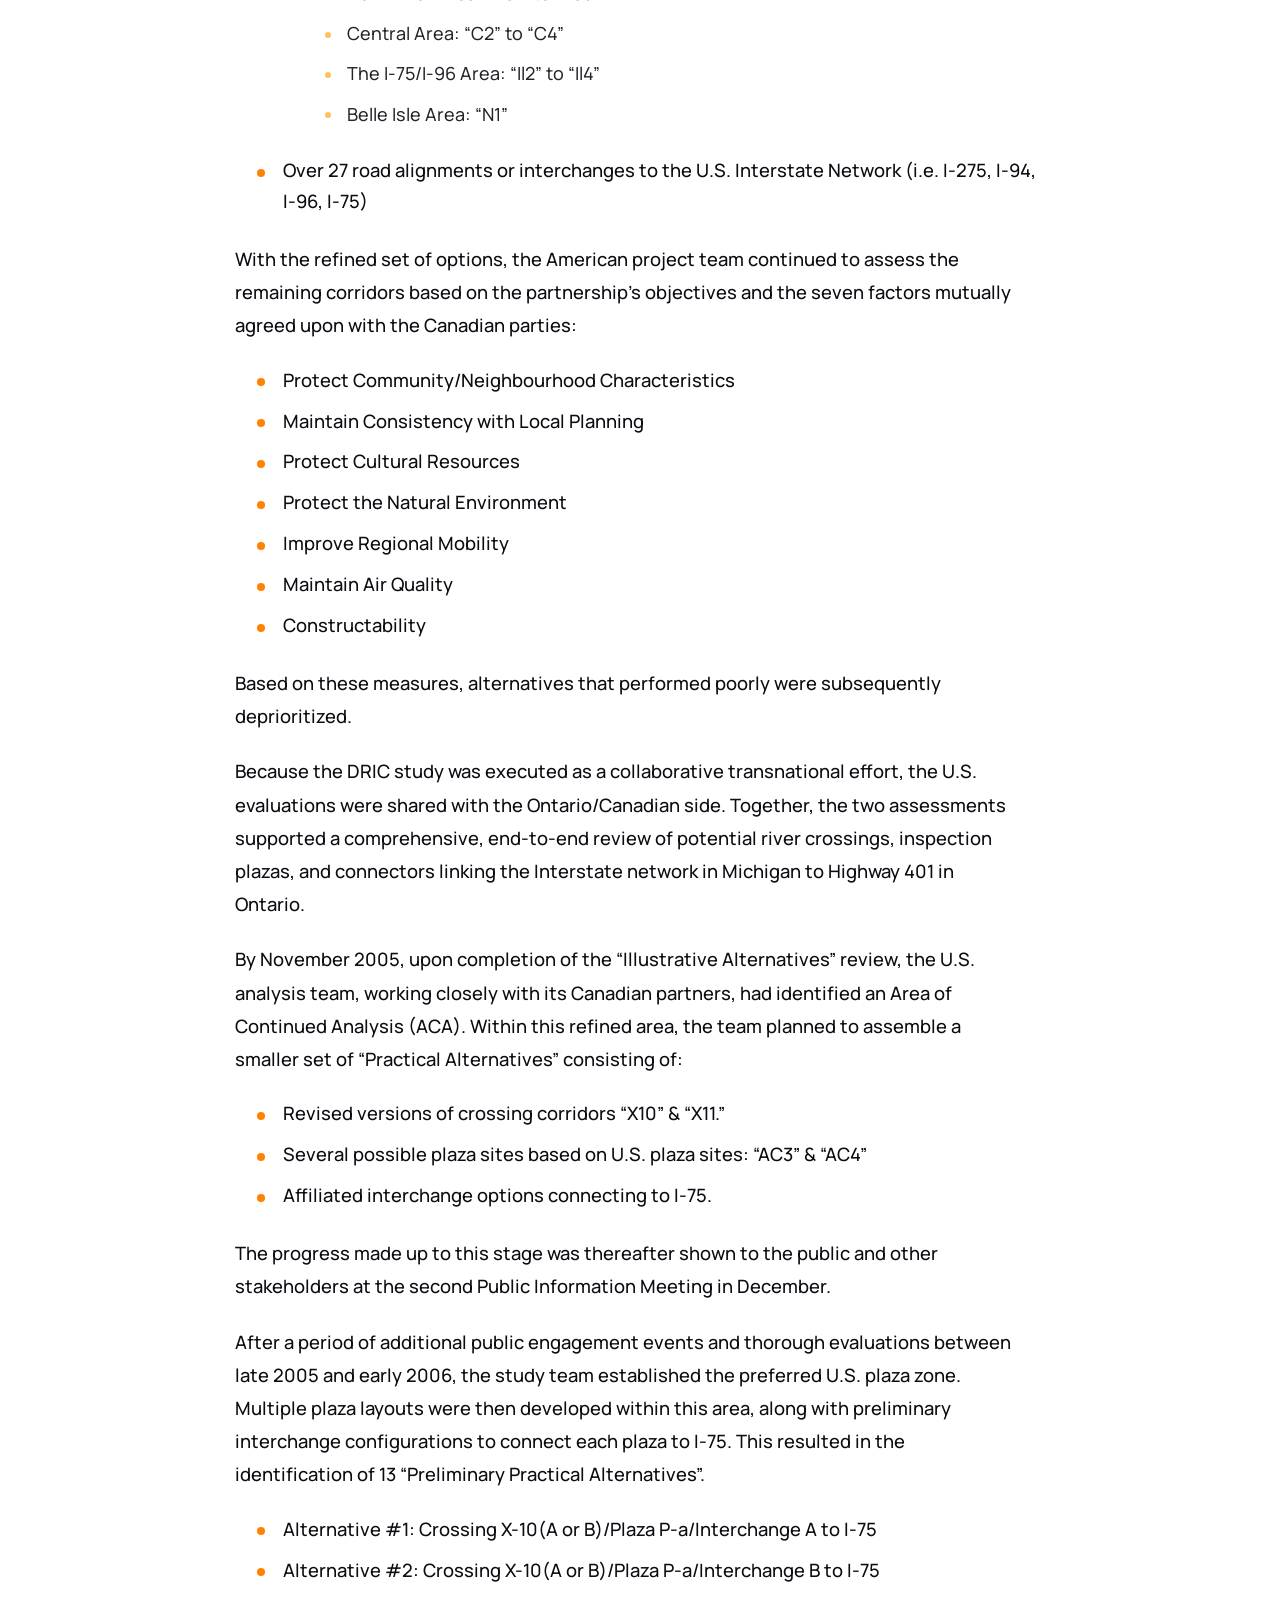
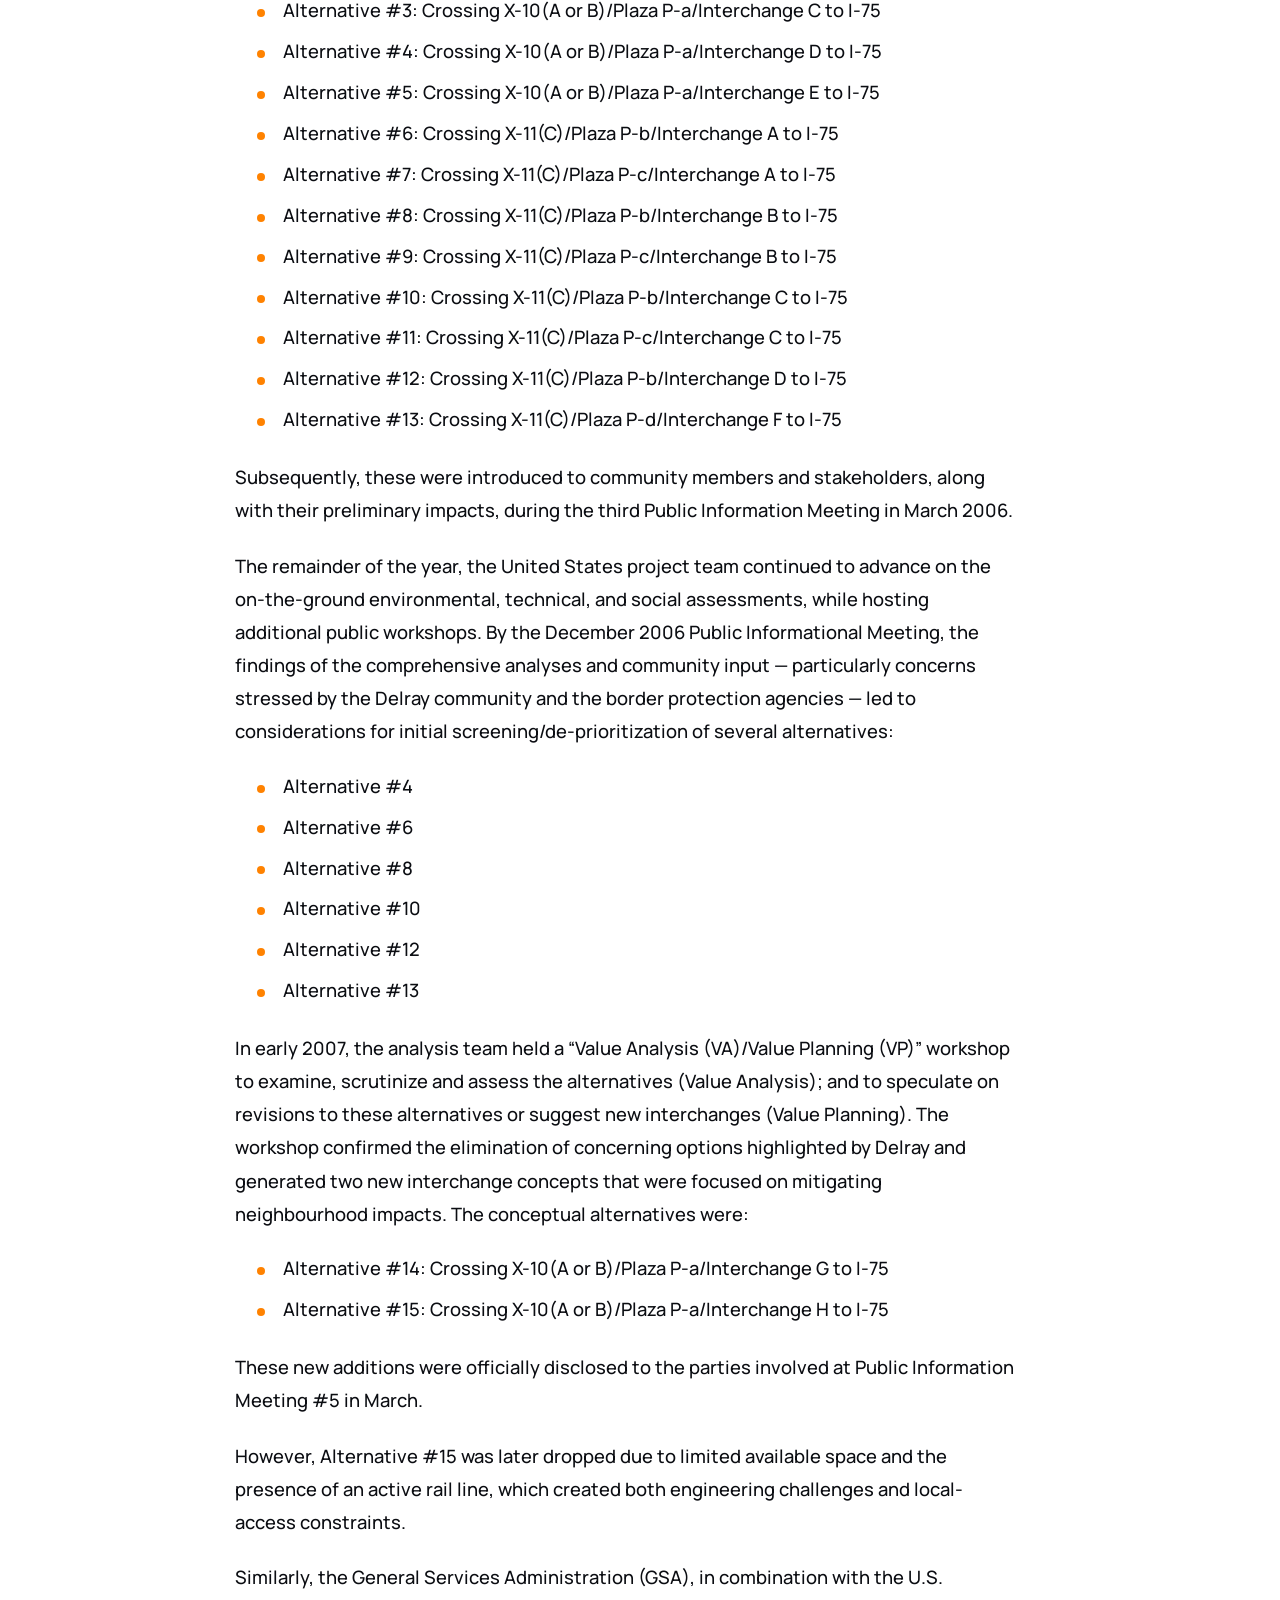
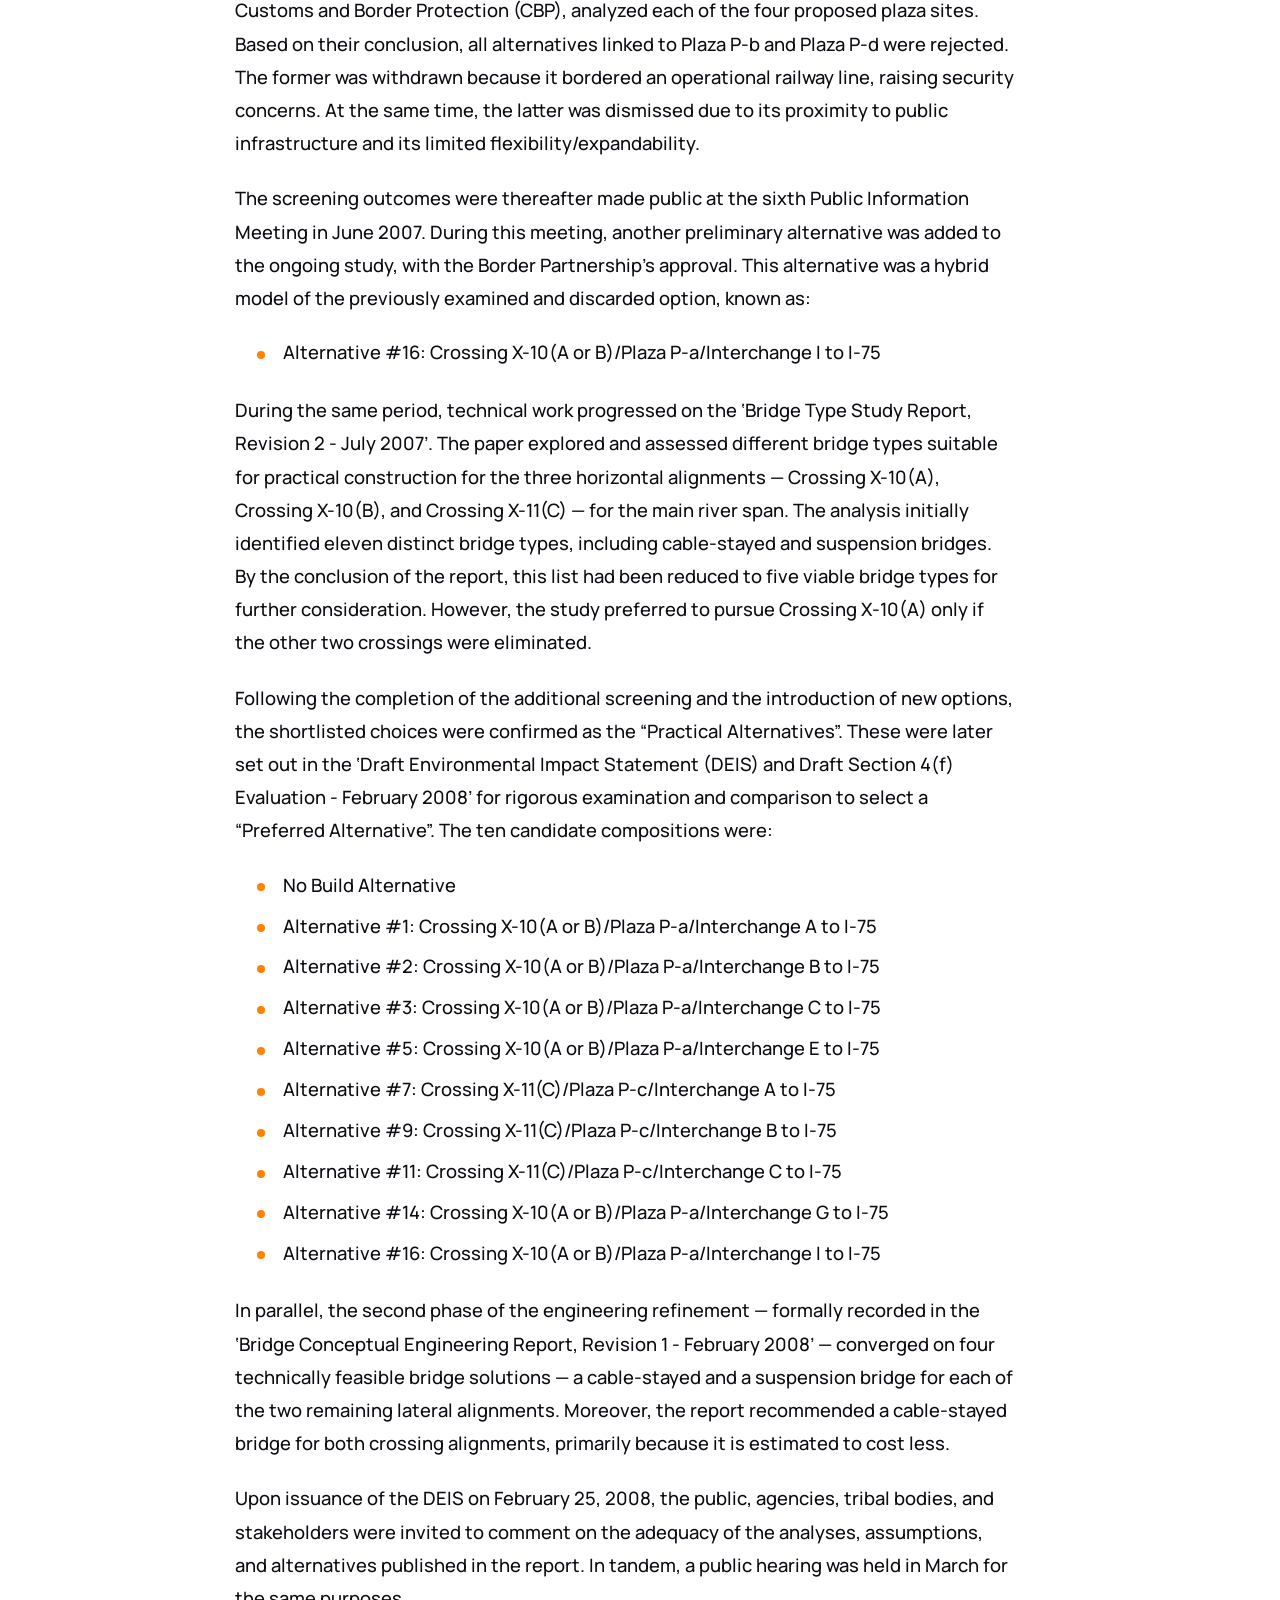
<file: Megaprojects/GHIB/GHIB-History.html>
<!DOCTYPE html>
<html lang="en">
    <head>
        <meta charset="UTF-8" />
        <meta name="viewport" content="width=device-width, initial-scale=1.0" />
        <title>ST-Explains</title>
        <link rel="preconnect" href="https://fonts.googleapis.com">
        <link rel="preconnect" href="https://fonts.gstatic.com" crossorigin>
        <link
            href="https://fonts.googleapis.com/css2?family=Orbitron:wght@500;700;800;900&family=Exo+2:wght@400;500;600;700;800&family=Manrope:wght@400;500;600;700;800&display=swap"
            rel="stylesheet"
        />
        <link rel="stylesheet" href="../megaproject-style.css">
    </head>
    <body>
        <!-- Navigation Bar & Hero Section -->
        <section class="hero">
            <img src="Gordie_Howe_International_Bridge_2026-04-21_1052.jpg" class="hero__bg" alt="Gordie Howe International Bridge in April 2026">

            <!-- IMAGE INFO BUTTON -->
            <div class="hero-image-info">
                <button class="hero-image-info__btn" aria-label="Image information">
                    <strong>Credit: </strong> <a href="https://commons.wikimedia.org/wiki/User:TheWxResearcher"> TheWxResearcher</a>
                </button>

                <div class="hero-image-info__popup">
                    <h4>Image Information</h4>
                    <p>
                        <strong>Image courtesy:</strong> <a href="https://commons.wikimedia.org/wiki/User:TheWxResearcher">TheWxResearcher</a>;<br> 
                        <strong>Image sourced from:</strong> <a href="https://commons.wikimedia.org/wiki/File:Gordie_Howe_International_Bridge_2026-04-21_1052.jpg">Wikimedia Commons</a>;<br>
                        <strong>Gordie Howe International Bridge in April 2026, connecting Windsor, Ontario, and Detroit, Michigan<br>
                        (CCO 1.0 Universal <a href="https://commons.wikimedia.org/wiki/User:TheWxResearcher">TheWxResearcher</a>; used under <a href="https://creativecommons.org/publicdomain/zero/1.0/deed.en">CC0 1.0 Universal Public Domain Dedication</a> for educational/research-based explanation and illustrative purposes; unaltered).</strong> 
                    </p>
                </div>
            </div>
            
            <!-- Navigation Bar -->
            <nav class="navbar">
                <div class="navbar__container">
                    <a href="../../index.html" id="navbar__logo">ST-Explains</a>
                    <button id="mobile-menu" class="navbar__toggle" type="button">
                        <span class="bar"></span>
                        <span class="bar"></span>
                        <span class="bar"></span>
                    </button>
                    <ul class="navbar__menu" id="primary-navigation">
                        <li class="navbar__item">
                            <a href="../../index.html" class="navbar__links"><span class="nav-txt">Home</span></a>
                        </li>
                        <li class="navbar__item active">
                            <a href="../../megaprojects.html" class="navbar__links active"><span class="nav-txt">Mega Projects</span></a>
                        </li>
                        <li class="navbar__item">
                            <a href="../../cities.html" class="navbar__links"><span class="nav-txt">Urban Redesigns</span></a>
                        </li>
                        <li class="navbar__item">
                            <a href="../../industries.html" class="navbar__links"><span class="nav-txt">Global Markets</span></a>
                        </li>
                    </ul>
                </div>
            </nav>
            
            <!-- 🔥 MOBILE TOC TOGGLE BUTTON (NEW) -->
            <button class="toc-mobile-btn" id="toc-mobile-btn">
                Table of Contents
            </button>

            <!-- Hero Section -->
            <div class="hero__content">
                <div class="text-box">
                    <h1>Gordie Howe International Bridge. <br><span class="accent">Explained.</span></h1>
                    <p><strong>The Longest Cable-Stayed Bridge in North America</strong></p>
                </div>
            </div>
        </section>
        <!-- Content Section 1 -->
        <div class="page-layout">
            <aside class="toc-wrapper">
                <div class="toc-toggle">
                    <button id="toc-left" class="toc-toggle-btn toc-toggle-left">
                        <span class="arrow">◀</span>
                        <span class="label">Sections</span>
                    </button>
                    <button id="toc-right" class="toc-toggle-btn toc-toggle-right">
                        <span class="label">History</span>
                        <span class="arrow">▶</span>
                    </button>
                </div>
                <nav class="toc-panel toc-panel--macro active">
                    <h4>Sections</h4>
                    <ul>
                        <li><a href="GHIB.html">Introduction</a></li>
                        <li><a href="GHIB-History.html">History</a></li>
                        <li><a href="GHIB-Master-Plan.html">Detailed Master Plan</a></li>
                        <li><a href="GHIB-Finances.html">Finances</a></li>
                        <li><a href="GHIB-Organizatinal-Structure.html">Organizational Structure</a></li>
                        <li><a href="GHIB-Current-Progress.html">Current Progress</a></li>
                    </ul>
                </nav>
                <nav class="toc-panel toc-panel--micro">
                    <h4>History</h4>
                    <ul>
                        <li><a href="#early-planning">Early Planning & Feasibility<br>(2000 – 2004)</a></li>
                        <li>
                            <a href="#env-assessment">Environmental & Technical Assessments<br>(2005 – 2009)</a>
                            <ul>
                                <li><a href="#ontario-ea">Ontario Environmental Assessment (OEA)</a></li>
                                <li><a href="#canada-ea">Canadian Environmental Assessment (CEA)</a></li>
                                <li><a href="#us-ea">U.S. Environmental Assessment</a></li>
                            </ul>
                        </li>
                        <li><a href="#project-authorization">Project Authorization & Agreements<br>(2009 – Mid-2014)</a></li>
                        <li>
                            <a href="#oper-procure-ready">Operationalization, Procurement, and Site Readiness<br>(Mid-2014 – 2018)</a>
                            <ul>
                                <li><a href="#procurement-process">P3 Procurement Process</a></li>
                                <li><a href="#acquire-clearing-early">Land Acquisition, Site Clearing, and Early Works</a></li>
                            </ul>
                        </li>
                        <li>
                            <a href="#legal">Legal Resistance (2009 – 2018)</a>
                            <ul>
                                <li><a href="#legal-1">DBIC/CTC vs Government of the U.S.A./Canada: The EIA/EIS</a></li>
                                <li><a href="#legal-2">DBIC & CTC vs Government of Canada & U.S. Federal Agencies: Washington Litigation</a></li>
                                <li><a href="#legal-3">DBIC vs Government of Canada: NAFTA Arbitration</a></li>
                            </ul>
                        </li>
                        <li>
                            <a href="#Design,Construction,Community">Design, Construction, and the Community (2019 – 2024)</a>
                            <ul>
                                <li><a href="#2019">2019: Foundations and Preparatory Civil Works</a></li>
                                <li><a href="#2020">2020: Rising from the Ground Amidst a Pandemic</a></li>
                                <li><a href="#2021">2021: Vertical Ascension and Facility Foundations</a></li>
                                <li><a href="#2022">2022: The "Season of Steel" and Deck Commencement</a></li>
                                <li><a href="#2023">2023: Tower Completion and Stay-Cable Installation</a></li>
                                <li><a href="#2024">2024: Schedule Adjustments and "The Big Join"</a></li>
                            </ul>
                        </li>
                    </ul>
                </nav>
            </aside>
            <section class="Heading_1">
                <h1>History</h1>

                    <h2 id="early-planning">Early Planning & Feasibility<br>(2000 – 2004)</h2>
                        <p>
                            The need for a new crossing under the over the Detroit River was first identified in the early 2000s through the binational traffic study by the Ministry of Transportation-Ontario (MTO), Transport Canada (TC), Michigan Department of Transportation (MDOT), and the U.S. Federal Highway Administration (FHWA) to examine the long-term transportation network needs of southeast Michigan and southwest Ontario, including improved highway connections between Highway 401 in Ontario and the interstate highway system in Michigan. The study concluded that the existing crossings between Windsor and Detroit would not adequately support projected trade/traffic growth in the coming decades.
                        </p>
                        <p>
                            Initiated in March 2002, the bi-national Border Transportation Partnership (a partnership of MTO, TC, MDOT, and the U.S. FHWA) conducted a ‘Planning/Needs and Feasibility (P/N&F) Study’ to assess the region's transportation needs and identify long-term solutions for cross-border traffic between Michigan and Ontario. To undertake this task, a binational consultation team led by URS Corporation (now AECOM) was hired. This consortium included URS Great Lakes as the Canadian lead consultant, The Corradino Group as the lead for the U.S. side, IBI Group as the specialized transit and transportation planner, and HLB Decision Economics for early-stage cost-benefit analysis. 
                        </p>
                        <p>
                            Completed in January 2004, the final P/N&F study concluded that the existing border crossings would not be sufficient to meet projected traffic and goods-movement demand over the 30-year planning horizon—even with upgrades. It further highlighted that inaction would cost the nations over USD 100 billion in total losses by 2030. To address deficiencies in the existing infrastructure, the study recommended building a new crossing and a direct highway connection on both sides of the border. During these early stages in 2004, initial cost projections were often cited between CAD 1 billion (~USD 750 million) and CAD 2 billion (~USD 1.5 billion). However, these figures were somewhat misleading, as they primarily focused on the bridge structure itself while omitting the massive capital required for the customs plazas and extensive highway work.
                        </p> 
                        <p>
                            The January 2005-amended Environment Overview Report of the P/N&F study introduced a jointly identified study area: Preliminary Analysis Area (PAA) in Canada and Area of Focus in the U.S.A. This 1,000+ square-kilometre area served as the study zone for crossing, plaza, and road-access alternatives. The report was subsequently used to initiate formal environmental assessments in Ontario, Canada; Michigan; and the United States, with coordination among the agencies under the bi-national partnership to meet the legislative and regulatory requirements.  
                        </p>

                    <h2 id="env-assessment">Environmental & Technical Assessments<br>(2005 – 2009) </h2>
                        <p>
                        After completing the ‘Planning/Need and Feasibility (P/N&F) Study’, the partnership launched a coordinated environmental review of the Detroit River International Crossing (DRIC), with continued oversight from URS and Corradino. They were supported by a team of specialized sub-consultants to address the region's unique geography and urban constraints:
                        </p>
                        <ul>
                            <li>Golder Associates: Conducted critical deep-bore testing to analyze the stability of local salt mines beneath the river.</li>
                            <li>SNC-Lavalin: Provided technical support for the preliminary design of the Canadian inspection plaza.</li>
                            <li>Senes Consultants: Served as specialists for air quality and noise modelling to assess the project's impact on surrounding communities.</li>
                        </ul>
                        <p>
                            Although carried out jointly, the assessment had to satisfy three different legislative frameworks, each with its own procedures:
                        </p>
                        <ul>
                            <li>Ontario Environmental Assessment Act (OEAA)</li>
                            <li>The Canadian Environmental Assessment Act (CEAA)</li>
                            <li>The U.S.A. National Environmental Policy Act (NEPA)</li>
                        </ul> 
                        <p>
                            Because of these separate legal requirements, the environmental study unfolded through three parallel processes that shared technical work, field studies, public consultations, and alternatives analysis. What differed was how each jurisdiction documented, approved, and formally evaluated the project under its own laws.
                        </p>
                        
                        <h3 id="ontario-ea">Ontario Environmental Assessment (OEA)</h3>
                            <p>
                                Ontario’s environmental assessment began on May 20, 2004, when the Ministry of Transportation Ontario submitted the draft Terms of Reference (TOR) to the Ontario Ministry of Environment under the Ontario Environmental Assessment Act (OEAA). The TOR set out the framework for the formal Environmental Assessment (EA). On September 17, the EA-TOR for the Detroit River International Crossing (DRIC) was approved by the Ontario Ministry of Environment.
                            </p>
                            <p>
                                In February 2005, as part of the coordinated bi-national study, Ontario began technical and environmental work in parallel with the federal CEAA and U.S. NEPA processes. By June, the partnership had developed several possible combinations —  referred to as the "Illustrative Alternatives" — within the Preliminary Analysis Area (PAA), for potential river crossings, plaza locations, and roadway links. On the Canadian side, these combinations were built from: 
                            </p>
                            <ul>
                                <li>15 possible river crossing locations (“X1” to “X15”; Tunnels or Bridges)</li>
                                <li>13 potential Canadian inspection plaza sites (incl. existing)
                                    <ul>
                                        <li>Eastern Area: “CE1” to “CE2”</li>
                                        <li>Central Area: “CC1” to “CC4”, “CC7”, “CR1”, “CT1”</li>
                                        <li>Southern Area: “CS1” to “CS4”</li>
                                    </ul>
                                </li>
                                <li>Over 15 possible road connections to Highway 401</li>
                            </ul>
                            <p>
                            Amongst these crossing options was the proposal to twin the existing Ambassador Bridge, listed as alternative “X12”. All early concepts were presented to the public during the first round of Public Information Open Houses (PIOH) in June 2005. 
                            </p>
                            <p>
                                Following the technical review, the Canadian project team eliminated several alternatives. Options were removed from further consideration if they didn’t meet the partnership’s objectives or were deemed unsuitable when assessed against the seven factors outlined in the ‘May 2004 - Detroit River International Crossing Environmental Assessment Terms of Reference’.:
                            </p>
                            <ul>
                                <li>Changes to Air Quality</li>
                                <li>Community and Neighbourhood Impacts</li>
                                <li>Consistency with Land Use</li>
                                <li>Impact on Cultural Resources</li>
                                <li>Natural Environment</li>
                                <li>Improve Regional Mobility</li>
                                <li>Constructibility & Costs</li>
                            </ul>
                            <p>
                                Because the DRIC study was conducted as a coordinated binational effort, the findings from the Ontario evaluations were shared with the U.S. study team to support a joint, comprehensive end-to-end review of the possible river crossings, inspection plazas, and access roads connecting Highway 401 in Ontario to the Interstate network in Michigan. 
                            </p>
                            <p>
                                In November 2005, during PIOH #2, the Canadian project team, in coordination with its U.S. counterparts, established the Area of Continued Analysis (ACA). Inside this narrowed study zone, the team set out to distill a more focused set of ‘Practical Alternatives’, including:
                            </p>
                            <ul>
                                <li>Optimized variants of trans-river corridors “X10” & “X11.”</li>
                                <li>Multiple plaza sites derived from: “CC2”, “CC3”, and “CC7”</li>
                                <li>Associated connectors feeding into Highway 401.</li>
                            </ul>
                            <p>
                                In March 2006 (during PIOH #3), the DRIC study team identified the Canadian "Practical Alternatives" for further analysis. These consisted of:
                            </p>
                            <ul>
                                <li>Three potential river bridge alignments:
                                    <ul>
                                        <li>Crossing X-10(A)</li>
                                        <li>Crossing X-10(B)</li>
                                        <li>Crossing X-11(C)</li>
                                    </ul>
                                </li>
                                <li>Four possible inspection plaza locations:
                                    <ul>
                                        <li>Plaza A (Illustrative CC2)</li>
                                        <li>Plaza B (Illustrative CC3)</li>
                                        <li>Plaza B1(Illustrative CC3)</li>
                                        <li>Plaza C (Illustrative CC7)</li>
                                    </ul>
                                </li>
                            </ul>
                            <p>
                                In addition, planners examined five alternatives for a six-lane freeway connecting Highway 401 to the proposed plazas and ultimately to the new river crossing. These freeway options included:
                            </p>
                            <ul>
                                <li>Alternative 1A: One-way service roads on either side of a 6-lane freeway at-grade</li>
                                <li>Alternative 1B: One-way service roads on either side of a 6-lane freeway below-grade</li>
                                <li>Alternative 2A: Six-lane freeway at-grade, alongside Huron Church/Highway 3</li>
                                <li>Alternative 2B: Six-lane freeway below-grade, parallel to Huron Church/Highway 3</li>
                                <li>Alternative 3: Cut-and-cover tunnel below the rebuilt Huron Church Road/Highway 3 Corridor </li>
                            </ul>
                            <p>
                                The remainder of 2006 was devoted to an in-depth study of these options, with minor adjustments to alignment, design, and other aspects to minimize community, environmental, and cost impacts. These adjustments incorporated both public input and technical assumptions from prior meetings & open houses, as well as updated technical analyses.
                            </p>
                            <p>
                                By December 2006 (PIOH #4), the study team presented a preliminary analysis of these alternatives and updated the public on the progress of the ongoing environmental analysis. They also introduced paired plaza-crossing–plaza combinations, showing how each bridge alignment could connect to each feasible plaza location on both sides of the border. The team also invited public feedback not only on the options themselves but also on the evaluation methods and trade-offs being used. 
                            </p> 
                            <p>
                                The seven Canadian crossing-plaza combinations are listed below: 
                            </p>
                            <ul>
                                <li>Crossing X10(A)-Plaza A</li>
                                <li>Crossing X10(B)-Plaza A</li>
                                <li>Crossing X10(B)-Plaza B1</li>
                                <li>Crossing X11(C)-Plaza A via Brighton Beach or Ojibway Parkway</li>
                                <li>Crossing X11(C)-Plaza A via Ojibway Parkway</li>
                                <li>Crossing X11(C)-Plaza B</li>
                                <li>Crossing X11(C)-Plaza C</li>
                            </ul>
                            <p>
                                On-the-ground examinations of environmental, social, and technical conditions continued through the first half of 2007, accompanied by multiple public events and workshops to gather community feedback. During this period, both the study team and the residents showed growing interest in a parkway-style access road. The idea evolved into a “green corridor” concept — a refinement of the below-grade Alternatives 1B and 2B — featuring ten short tunnel sections ranging from 120 to 240 metres in length, a grade-separated recreational trail system, and extensive urban green landscaping. The goal of the “Parkway Alternatives” was to reconnect neighbourhoods on both sides of the road, creating new trails for pedestrians and cyclists, as well as wildlife linkages.
                            </p>
                            <p>
                                This concept was formally presented at PIOH #5 in August 2007 for public comment, and the study team was also keen to develop and evaluate this alternative to the same extent as the five initial options. During the open house, the remaining access road alternatives were deprioritized — though not eliminated — because they either incurred significantly higher capital costs or posed significant impacts. Additionally, five of the eleven bridge options for the proposed crossing alignments were presented, based on the findings of the ‘Bridge Type Study Report, Revision 2 - July 2007’, which evaluated the structural options for the main river span.
                            </p>
                            <p>
                                After the open house, the Canadian study team continued to assess various aspects of the corridor, including both the “Parkway Alternative” and the October 2007 “GreenLink Windsor” proposal. However, the Parkway remained the preferred choice among both planners and the community, as GreenLink was associated with higher costs. 
                            </p>
                            <p>
                                At the same time, the follow-up ‘Bridge Conceptual Engineering Report, Revision 1 - February 2008’ reduced the number of feasible bridge design options to four: a cable-stayed and a suspension bridge for each remaining alignment. The possible crossing-plaza combinations were narrowed to three and later paired with U.S. plaza locations (reflecting the integrated Canada–U.S. evaluation process) to determine the preferred alternative for the single crossing-inspection plaza. 
                            </p>
                            <p>
                                In May 2008, after detailed studies and refinements, The Windsor-Essex Parkway (the formal name of the “Parkway Alternative”) was selected as the “Technically and Environmentally Preferred Alternative” (TEPA) for the Ontario access road connecting Highway 401 to the new crossing. The following month, the Crossing X10(B) with Plaza B was identified as the TEPA for the crossing-plaza combination. Both decisions were presented to the public, agencies, municipalities, First Nations, and other interested parties for review at the sixth PIOH in June 2008, along with a full explanation of the evaluation and decision-making process.
                            </p>
                            <p>
                                By late 2008, the Recommended Plan was formed. Additional refinements were incorporated following further technical assessments and stakeholder consultations to enhance benefits and mitigate impacts. This updated plan was shared at the seventh and final PIOH. 
                            </p>
                            <p>
                                The ‘Final Environmental Assessment Report - December 2008’ was submitted to the Ontario Ministry of the Environment (MOE) on December 31st, 2008, following public and stakeholder feedback on the draft. After releasing the report for further comment, the MOE completed its Ministry Review, taking into account public submissions, technical findings, and stakeholder responses. A ‘Notice of Completion’ for the Ministry Review was consecutively issued on April 24, 2009, followed by another public comment period. 
                            </p>
                            <p>
                                Finally, on August 21, 2009, Ontario sanctioned the official environmental clearance, under the Ontario Environmental Assessment Act (OEAA), in coordination with the Canadian Environmental Assessment Act (CEAA) and the U.S. National Environmental Policy Act (NEPA), recalling the integrated binational nature of the DRIC study, and the vision for its outcome: the “Recommended Plan” (referred to as the “Technically and Environmentally Preferred Alternative” in the FEIA) that would serve as a continuous transnational portal into Canada and the United States.
                            </p>

                        <h3 id="canada-ea">Canadian Environmental Assessment (CEA)</h3>
                            <p>
                                In parallel with the Ontario Environmental Assessment (OEA), a federal screening under the Canadian Environmental Assessment Act (CEAA) was required. The DRIC project did not need a comprehensive study or review panel, as the assessment was coordinated under the ‘Canada-Ontario Agreement on Environmental Assessment Cooperation’. As a result, the CEAA study team could rely on the completed environmental work, technical findings, and proposed mitigation measures.
                            </p>
                            <p>
                                The federal screening process began in August 2005, when the Project Description was circulated to the federal authorities. This document outlined background information, the proposed location, and the major infrastructure components. Based on the Project Description and other information, Transport Canada (TC) was identified as the Lead Responsible Authority (LRA) At the same time, Fisheries and Oceans Canada (DFO) was also named the Responsible Authority (RA) because of potential impacts to fish habitat, and the Windsor Port Authority (WPA) was designated as the Prescribed Authority (PA). Additional expert federal agencies — Environment Canada, Health Canada, Foreign Affairs and International Trade Canada, and the Canada Border Services Agency — provided technical input to support the assessment. The next few steps were defining the scope of the project and the evaluation, with the ‘Federal Environmental Assessment Guidelines’ and the ‘Federal Public Participation Plan’ issued as guides.
                            </p>
                            <p>
                                The ‘Draft Canadian Environmental Assessment Act-Screening Report’ was released in July 2009 for public review and included previously completed environmental and technical studies.
                            </p>
                            <p>
                                By August, federal authorities had begun reviewing public feedback, assessing proposed mitigation measures, and preparing the final screening documentation. 
                            </p>
                            <p>
                                Ultimately, on December 03, 2009, the Detroit River International Crossing received the ‘Notice of Decision’ under the Canadian Environmental Assessment Act, formally granting environmental clearance for the project, in coordination with the Ontario Environmental Assessment Act (OEAA) and the National Environmental Policy Act (NEPA).
                            </p>

                        <h3 id="us-ea">U.S. Environmental Assessment</h3>
                            <p>
                                In the United States, the environmental review was conducted in accordance with the National Environmental Policy Act (NEPA). The process formally began in March 2003, when the Federal Highway Administration (FHWA) published a ‘Notice of Intent’ in the Federal Register, announcing that an ‘Environmental Impact Statement’ (EIS) would be prepared.
                            </p>
                            <p>
                                Building on the findings of the binational ‘Planning/Needs and Feasibility (P/N&F) Study’ and parallel with the ‘Ontario Environmental Assessment Terms of Reference (TOR)’, the U.S. study team readied the ‘Draft Purpose and Need (P&N) Statement’ (issued March 2005; updated June 2005). The statement defined the region’s transportation concerns and the U.S. objectives.
                            </p>
                            <p>
                                Simultaneously, the bi-national partnership developed the “Preliminary Illustrative Alternatives” within the U.S. Area of Focus (equivalent to the Preliminary Analysis Area (PAA) in Canada). By June 2005, 51 U.S. combinations had been specified, representing initial options for potential river crossings, plaza sites, and road alignments. These early concepts were based on:
                            </p>
                            <ul>
                                <li>15 possible river crossing locations (“X1” to “X15”; Tunnels or Bridges)</li>
                                <li>14 potential U.S. inspection plaza sites (incl. existing)
                                    <ul>
                                        <li>Southern Area: “AS1” to “AS5”</li>
                                        <li>Central Area: “AC1” to “AC4”</li>
                                        <li>The I-75/I-96 Area: “AIl1” to “AIl4”</li>
                                        <li>Northern Area: “AN1”</li>
                                    </ul>
                                </li>
                                <li>Over 30 road alignments or interchanges to the U.S. Interstate Network (i.e. I-275, I-94, I-96, I-75)</li>
                            </ul>
                            <p>
                                These initial concepts were later presented at the June 2005 Public Information Meeting and documented in the ‘Scoping Information’ report released in July 2005. This document furthermore outlined the environmental, resource, and community impacts.
                            </p>
                            <p>
                                In the ensuing months, the team continued to evaluate the initial options. Soon enough, the team reduced the number of crossing systems from 51 to 37 by eliminating the four “unique circumstances”, yielding a set of “Illustrative Alternatives”. The refined alternatives were formed by pairing:
                            </p>
                            <ul>
                                <li>11 possible river crossing locations (Bridges Only):
                                    <ul>
                                        <li>Crossing X-1 to X-4</li>
                                        <li>Crossing X-8 to X-12</li>
                                        <li>Crossing X-14 & X-15</li>
                                    </ul>
                                </li>
                                <li>12  potential U.S. inspection plaza sites (incl. existing):
                                    <ul>
                                        <li>Downriver Area: “AS1” to “AS5”</li>
                                        <li>Central Area: “C2” to “C4”</li>
                                        <li>The I-75/I-96 Area: “Il2” to “Il4”</li>
                                        <li>Belle Isle Area: “N1”</li>
                                    </ul>
                                </li>
                                <li>Over 27 road alignments or interchanges to the U.S. Interstate Network (i.e. I-275, I-94, I-96, I-75)</li>
                            </ul>
                            <p>
                                With the refined set of options, the American project team continued to assess the remaining corridors based on the partnership’s objectives and the seven factors mutually agreed upon with the Canadian parties: 
                            </p>
                            <ul>
                                <li>Protect Community/Neighbourhood Characteristics</li>
                                <li>Maintain Consistency with Local Planning</li>
                                <li>Protect Cultural Resources</li>
                                <li>Protect the Natural Environment</li>
                                <li>Improve Regional Mobility</li>
                                <li>Maintain Air Quality</li>
                                <li>Constructability</li>
                            </ul>
                            <p>
                                Based on these measures, alternatives that performed poorly were subsequently deprioritized.
                            </p>
                            <p>
                                Because the DRIC study was executed as a collaborative transnational effort, the U.S. evaluations were shared with the Ontario/Canadian side. Together, the two assessments supported a comprehensive, end-to-end review of potential river crossings, inspection plazas, and connectors linking the Interstate network in Michigan to Highway 401 in Ontario. 
                            </p>
                            <p>
                                By November 2005, upon completion of the “Illustrative Alternatives” review, the U.S. analysis team, working closely with its Canadian partners, had identified an Area of Continued Analysis (ACA). Within this refined area, the team planned to assemble a smaller set of “Practical Alternatives” consisting of: 
                            </p>
                            <ul>
                                <li>Revised versions of crossing corridors “X10” & “X11.”</li>
                                <li>Several possible plaza sites based on U.S. plaza sites: “AC3” & “AC4”</li>
                                <li>Affiliated interchange options connecting to I-75.</li>
                            </ul>
                            <p>
                                The progress made up to this stage was thereafter shown to the public and other stakeholders at the second Public Information Meeting in December.
                            </p>
                            <p>
                                After a period of additional public engagement events and thorough evaluations between late 2005 and early 2006, the study team established the preferred U.S. plaza zone. Multiple plaza layouts were then developed within this area, along with preliminary interchange configurations to connect each plaza to I-75. This resulted in the identification of 13 “Preliminary Practical Alternatives”.
                            </p>
                            <ul>
                                <li>Alternative #1: Crossing X-10(A or B)/Plaza P-a/Interchange A to I-75</li>
                                <li>Alternative #2: Crossing X-10(A or B)/Plaza P-a/Interchange B to I-75</li>
                                <li>Alternative #3: Crossing X-10(A or B)/Plaza P-a/Interchange C to I-75</li>
                                <li>Alternative #4: Crossing X-10(A or B)/Plaza P-a/Interchange D to I-75</li>
                                <li>Alternative #5: Crossing X-10(A or B)/Plaza P-a/Interchange E to I-75</li>
                                <li>Alternative #6: Crossing X-11(C)/Plaza P-b/Interchange A to I-75</li>
                                <li>Alternative #7: Crossing X-11(C)/Plaza P-c/Interchange A to I-75</li>
                                <li>Alternative #8: Crossing X-11(C)/Plaza P-b/Interchange B to I-75</li>
                                <li>Alternative #9: Crossing X-11(C)/Plaza P-c/Interchange B to I-75</li>
                                <li>Alternative #10: Crossing X-11(C)/Plaza P-b/Interchange C to I-75</li>
                                <li>Alternative #11: Crossing X-11(C)/Plaza P-c/Interchange C to I-75</li>
                                <li>Alternative #12: Crossing X-11(C)/Plaza P-b/Interchange D to I-75</li>
                                <li>Alternative #13: Crossing X-11(C)/Plaza P-d/Interchange F to I-75</li>
                            </ul>
                            <p>
                                Subsequently, these were introduced to community members and stakeholders, along with their preliminary impacts, during the third Public Information Meeting in March 2006.
                            </p>
                            <p>
                                The remainder of the year, the United States project team continued to advance on the on-the-ground environmental, technical, and social assessments, while hosting additional public workshops. By the December 2006 Public Informational Meeting, the findings of the comprehensive analyses and community input — particularly concerns stressed by the Delray community and the border protection agencies — led to considerations for initial screening/de-prioritization of several alternatives:
                            </p>
                            <ul>
                                <li>Alternative #4</li>
                                <li>Alternative #6</li>
                                <li>Alternative #8</li>
                                <li>Alternative #10</li>
                                <li>Alternative #12</li>
                                <li>Alternative #13</li>
                            </ul>
                            <p>
                                In early 2007, the analysis team held a “Value Analysis (VA)/Value Planning (VP)” workshop to examine, scrutinize and assess the alternatives (Value Analysis); and to speculate on revisions to these alternatives or suggest new interchanges (Value Planning). The workshop confirmed the elimination of concerning options highlighted by Delray and generated two new interchange concepts that were focused on mitigating neighbourhood impacts. The conceptual alternatives were:
                            </p>
                            <ul>
                                <li>Alternative #14: Crossing X-10(A or B)/Plaza P-a/Interchange G to I-75</li>
                                <li>Alternative #15: Crossing X-10(A or B)/Plaza P-a/Interchange H to I-75</li>
                            </ul>
                            <p>
                                These new additions were officially disclosed to the parties involved at Public Information Meeting #5 in March. 
                            </p>
                            <p>
                                However, Alternative #15 was later dropped due to limited available space and the presence of an active rail line, which created both engineering challenges and local-access constraints. 
                            </p>
                            <p>
                                Similarly, the General Services Administration (GSA), in combination with the U.S. Customs and Border Protection (CBP), analyzed each of the four proposed plaza sites. Based on their conclusion, all alternatives linked to Plaza P-b and Plaza P-d were rejected. The former was withdrawn because it bordered an operational railway line, raising security concerns. At the same time, the latter was dismissed due to its proximity to public infrastructure and its limited flexibility/expandability.
                            </p>
                            <p>
                                The screening outcomes were thereafter made public at the sixth Public Information Meeting in June 2007. During this meeting, another preliminary alternative was added to the ongoing study, with the Border Partnership's approval. This alternative was a hybrid model of the previously examined and discarded option, known as:
                            </p>
                            <ul>
                                <li>Alternative #16: Crossing X-10(A or B)/Plaza P-a/Interchange I to I-75</li>
                            </ul>
                            <p>
                                During the same period, technical work progressed on the ‘Bridge Type Study Report, Revision 2 - July 2007’. The paper explored and assessed different bridge types suitable for practical construction for the three horizontal alignments — Crossing X-10(A), Crossing X-10(B), and Crossing X-11(C) — for the main river span. The analysis initially identified eleven distinct bridge types, including cable-stayed and suspension bridges. By the conclusion of the report, this list had been reduced to five viable bridge types for further consideration. However, the study preferred to pursue Crossing X‑10(A) only if the other two crossings were eliminated.
                            </p>
                            <p>
                                Following the completion of the additional screening and the introduction of new options, the shortlisted choices were confirmed as the “Practical Alternatives”. These were later set out in the ‘Draft Environmental Impact Statement (DEIS) and Draft Section 4(f) Evaluation - February 2008’ for rigorous examination and comparison to select a “Preferred Alternative”. The ten candidate compositions were:
                            </p>
                            <ul>
                                <li>No Build Alternative</li>
                                <li>Alternative #1: Crossing X-10(A or B)/Plaza P-a/Interchange A to I-75</li>
                                <li>Alternative #2: Crossing X-10(A or B)/Plaza P-a/Interchange B to I-75</li>
                                <li>Alternative #3: Crossing X-10(A or B)/Plaza P-a/Interchange C to I-75</li>
                                <li>Alternative #5: Crossing X-10(A or B)/Plaza P-a/Interchange E to I-75</li>
                                <li>Alternative #7: Crossing X-11(C)/Plaza P-c/Interchange A to I-75</li>
                                <li>Alternative #9: Crossing X-11(C)/Plaza P-c/Interchange B to I-75</li>
                                <li>Alternative #11: Crossing X-11(C)/Plaza P-c/Interchange C to I-75</li>
                                <li>Alternative #14: Crossing X-10(A or B)/Plaza P-a/Interchange G to I-75</li>
                                <li>Alternative #16: Crossing X-10(A or B)/Plaza P-a/Interchange I to I-75</li>
                            </ul>
                            <p>
                                In parallel, the second phase of the engineering refinement — formally recorded in the ‘Bridge Conceptual Engineering Report, Revision 1 - February 2008’ — converged on four technically feasible bridge solutions — a cable-stayed and a suspension bridge for each of the two remaining lateral alignments. Moreover, the report recommended a cable-stayed bridge for both crossing alignments, primarily because it is estimated to cost less.
                            </p>
                            <p>
                                Upon issuance of the DEIS on February 25, 2008, the public, agencies, tribal bodies, and stakeholders were invited to comment on the adequacy of the analyses, assumptions, and alternatives published in the report. In tandem, a public hearing was held in March for the same purposes. 
                            </p>
                            <p>
                                After the closure of the DEIS comment period in May 2008, the Federal Highway Administration (FHWA) and the Michigan Department of Transportation (MDOT) prepared responses to all substantive comments, clarified technical analyses, and refined impact assessments where needed.
                            </p>
                            <p>
                                For the next six months, the American project teams continued to scrutinize and evaluate the remaining corridor options. However, it is widely inferred from various sources that a preferred corridor solution had likely already been identified internally, though it had not yet been formally disclosed. By this time, the Canadian side had also announced its initial “Technically and Environmentally Preferred Alternative” (TEPA), which had been identified but still required successive adjustments, while the Canadian team. Throughout this phase, Canadian and U.S. teams remained closely coordinated, jointly contributing to each other’s ongoing international crossing-system analysis.
                            </p>
                            <p>
                                By December 2008, the U.S. analysis team had prepared the ‘Final Environmental Impact Statement (FEIS) and Final Section 4(f) Evaluation - December 2008’. This crucial document officially declared the final “Preferred Alternative” — Crossing X-10(B; cable-stayed or suspension bridge)/refined Plaza P-a/refined Hybrid Interchange — selected based on environmental, social, and economic outcomes.  In particular, the updated Hybrid Alternative combined the most effective elements of Interchanges A, B, and I—such as local access ramps, pedestrian crossings, and vehicular crossings—and integrated them to best meet engineering standards, site constraints, and public feedback.
                            </p>
                            <p>
                                Furthermore, the FIES documented the analysis undertaken to designate the optimal crossing, inspection plaza, and interchange corridor, drawing on data from the DEIS and comparable Canadian documentation. As noted previously, his decision represented a fully integrated, end‑to‑end binational effort between the United States and Canada.
                            </p>
                            <p>
                                At long last, the FHWA issued the ‘Record of Decision (ROD)’ on January 14, 2009. This document served as the official federal decision under NEPA, granting environmental clearance for the development of the Detroit River International Crossing, with the “Selected Alternative” (referred to as the “Preferred Alternative” in the FEIS) envisioned as a seamless gateway between the United States and Canada. 
                            </p>

                    <h2 id="project-authorization">Project Authorization & Agreements<br>(2009 – Mid-2014)</h2>
                        <p>
                            Despite the environmental approvals sanctioned by Ontario, Canada, and the United States of America, and the passage of authorizing legislation in the Michigan House of Representatives in May 2010, the Michigan Senate had not yet authorized the essential enabling legislation to allow the state to participate in the construction and financing of the Detroit River International Crossing (DRIC), creating an important political hurdle that persisted throughout 2010 and 2011. 
                        </p>
                        <p>
                            Focusing on the key players, the anti-bridge coalition included Manuel “Matty” Moroun, the owner of the Ambassador Bridge; conservative Republicans in the Michigan Legislature who went against their own Governor, Rick Snyder; and Americans for Prosperity. They argued that a government-owned bridge would use taxpayer-subsidized tolls to drive a private business (the Ambassador Bridge) out of existence; Michigan would eventually be stuck with maintenance costs or liability if toll revenues fell short, despite Canada’s offer; and that the Morouns had "exclusivity" to operate a bridge in that corridor. 
                        </p>
                        <p>
                            The pro-bridge party was led by Republican Governor Rick Snyder and his supporters, including Stephen Harper, then-Prime Minister of Canada; the leaders of the “Big Three” automakers (GM, Ford, Chrysler); and most Michigan Democrats. They reasoned that Michigan’s economy depended on the "Just-in-Time" delivery of auto parts, and that a single point of failure, the Ambassador Bridge, was a national security risk; and a direct highway-to-highway connection would remove thousands of trucks from local streets. The Canadian government even offered to pay Michigan’s share of the project cost — USD 550 million (~CAD 550 million) — to ensure Michigan taxpayers paid $0.
                        </p>
                        <p>
                            Regardless, in October 2011, the Senate Economic Development Committee voted against forwarding ‘Senate Bills 410 and 411’ — the necessary legislation to authorize the bridge — to a full Senate vote and rejected Canada’s funding offer, raising a doubt on the Michigan Department of Transportation (MDOT)’s tentatively scheduled deadline for bridge completion of 2016.
                        </p>
                        <p>
                            Yet, even with the legislative defeat, Snyder bypassed the legislation and sought to pursue an agreement with Canada through ‘The Urban Cooperation Act of 1967’. This led to the official signing of the ‘Crossing Agreement’ on June 12, 2012, between Canada and Michigan. 
                        </p>
                        <p>
                            Under the agreement, Canada took responsibility for constructing, financing, and operating the new crossing through a public-private partnership (PPP). This meant Canada would cover 100% of the project costs, including the land acquisition, the bridge itself, the Canadian Port of Entry, and the massive I-75 interchange in Detroit, with recoupment later through toll revenue. Additionally, the agreement specified that Canada and Michigan would jointly own the crossing. Furthermore, it outlined the blueprint for establishing a crossing authority responsible for the crossing's delivery and operation, along with the International Authority (IA). The IA, composed of six members with equal representation from Canada and Michigan, would oversee and approve key steps in the PPP procurement process and ensure compliance with the Agreement. The agreement also required that all iron and steel for any bridge component in Canada and for any project component in the United States be sourced from either Canada or the United States. The understanding also included community benefits for residents on both sides of the Detroit River, including improvements to local neighbourhoods affected by bridge construction.
                        </p>
                        <p>
                            By October 2012, following the issuance of the ‘Letters Patent’ under the ‘Canadian International Bridges and Tunnels Act’, the Windsor-Detroit Bridge Authority (WDBA) was legally formed. 
                        </p>
                        <p>
                            Nevertheless, Moroun remained determined to block DRIC's funding and construction. Therefore, he financed “Proposal 6”, officially titled the "International Bridge Voting Amendment," which was a 2012 ballot initiative that sought to amend the Michigan Constitution to require a statewide popular vote before any state funds could be spent on a new international bridge or tunnel for motor vehicles. 
                        </p>
                        <p>
                            On November 6, 2012, however, the amendment was decisively defeated, with 60% of voters casting a "No" ballot. The rejection of Proposal 6 was the final political nail in the coffin for the opposition, and gave Governor Snyder the public support and political mandate to proceed with the ‘Crossing Agreement’ without fear of further popular interference.
                        </p>
                        <p>
                            Following a 10-month review of the bilateral agreement, on April 12, 2013, the U.S. Department of State (DOS) issued the ‘Presidential Permit’ — signed by then-President Barack Obama — for the “construction, connection, operation, and maintenance” of the new publicly owned transnational bridge linking Windsor and Detroit. It formally declared that the bridge was in the U.S. National Interest, citing job creation, trade efficiency, and border security.
                        </p>
                        <p>
                            In May 2014 (May 2013 as per Transport Canada), the U.S. Coast Guard (USCG) issued a bridge permit. Since the bridge would cross a navigable waterway, the Detroit River, the Coast Guard had to approve the bridge’s navigational clearance to ensure lake freighters could pass underneath safely.
                        </p>
                        <p>
                            Similarly, construction was well underway on the Windsor-Essex Parkway, formally the Rt. Hon. Herb Gray Parkway, with Windsor-Essex Mobility Group (WEMG) — a consortium of ACS Infrastructure Canada Inc., Acciona Concessions Canada, Fluor Canada Limited — selected to design, build, finance, and maintain the Parkway.
                        </p>
                    
                    <h2 id="oper-procure-ready">Operationalization, Procurement, and Site Readiness<br>(Mid-2014 – 2018)</h2>
                        <p>
                            On July 30, 2014, the Windsor-Detroit Bridge Authority (WDBA) officially began operations with the appointment of its Board of Directors. Established as a Canadian Crown corporation, the WDBA took over governance and management of the project from the Border Transportation Partnership, assuming responsibility for the design, construction, operation and maintenance of the crossing. Concurrently, Canadian and Michigan representatives were appointed to the bi-national International Authority (IA) to oversee the procurement process and compliance. 
                        </p>
                        <p>
                            The following year, on May 14, 2015, then-Canadian Prime Minister Stephen Harper and then-Michigan Governor Rick Snyder announced that the Detroit River International Crossing (DRIC) would officially be named the Gordie Howe International Bridge (GHIB), honouring the legendary Canadian hockey player, who led the Detroit Red Wings to four Stanley Cup victories. 
                        </p>
                        <p>
                        As the project moved into this operational phase, the financial reality of the binational agreement became clearer. By 2016, the project estimate jumped to CAD 4.8 billion (~USD 3.4 billion). This significant increase was primarily driven by the Canadian dollar crashing against the U.S. dollar; because the Crossing Agreement required Canada to pay for the American side of the project in U.S. currency, the fluctuating exchange rate made the procurement of U.S. land and infrastructure considerably more expensive.
                        </p>

                        <h3 id="procurement-process">P3 Procurement Process</h3>
                            <p>
                                Building on the environmental foundations, the project entered formal procurement in 2015. The Windsor-Detroit Bridge Authority launched the Request for Qualification (RFQ) on July 20, 2015, marking the first stage in the procurement process to select a private-sector partner under a Design, Build, Finance, Operate and Maintain (DBFOM) model. This document not only initiated the search for a private partner but also established the project’s technical baseline. 
                            </p>
                            <p>
                                The Main Bridge was required as a six-lane crossing with a total length of approximately 2.5 kilometres and a clear span of 850 metres, including a 3.6-metre-wide multi-use path. The Michigan Interchange was specified to include four long bridges crossing the railway and connecting I-75 to the US POE, as well as nine new bridges — four for road traffic and five for pedestrians — to maintain neighbourhood connectivity over I-75. Furthermore, the footprints for the Ports of Entry (POE) were defined, with the Canadian POE set at 130 acres—destined to be the largest on the border—and the U.S. POE at approximately 167 acres. These 2015 specifications served as the mandatory base for all subsequent bids during the RFP process.
                            </p>
                            <p>
                                To manage this high-stakes process, the WDBA appointed Parsons Corporation as the General Engineering Consultant (GEC). Acting as the technical architect, Parsons was responsible for drafting thousands of pages of technical specifications and managing the selection of a private partner. A suite of strategic advisors supported this effort, including Deloitte (financial/transaction), Blair Franklin Asset Management (capital markets), Fasken Martineau and Warner Norcross & Judd LLP (legal counsel), and p1 Consulting, which served as the independent fairness monitor to ensure the process remained transparent.
                            </p>
                            <p>
                                Later that year, in October, the Authority announced that six different North American and international firms had submitted their qualifications for the project. These submissions underwent rigorous analysis by the WDBA team in several key areas: respondent team and approach to partnering; design; construction (including administering sub-contracts and making timely payments to sub-contractors); operation and maintenance; tolling; and financial and financing information. 
                            </p>
                            <p>
                                On January 20, 2016, following the evaluation, which was overseen by an independent fairness monitor — who concluded that the evaluation was open, fair, and transparent — WDBA announced the three shortlisted consortia that would move on to the final bidding round: 
                            </p>
                            <ul>
                                <li>Legacy Link Partners: Led by SNC-Lavalin Capital Inc., VINCI Concessions S. A. S., and John Laing Investments Ltd.</li>
                                <li>Bridging North America: Led by ACS Infrastructure Canada Ltd., Fluor Canada Ltd., and Aecon Concession — a division of Aecon Construction Group Inc. </li>
                                <li>CanAm Gateway Partners: Led by Fengate Capital Management Ltd., BBGI CanHoldco Inc., EllisDon Capital Inc., and Bechtel Development Company, Inc.</li>
                            </ul>
                            <p>
                                By November 2016, WDBA issued the Request for Proposals (RFP) to the three qualified groups. They were granted 18 months to prepare their formal, highly detailed submissions, initiating the second and final stage of the procurement process. 
                            </p>
                            <p>
                                On July 5, 2018, following a comprehensive and monitored selection process, the Bridge Authority announced Bridging North America (BNA) as the Preferred Proponent for the project. BNA’s proposal distinguished itself with an elegant cable-stayed bridge featuring an 853-metre clear span between its two ~220-metre-tall A-shaped towers. Inspired by the curvature of a hockey stick in a slap shot, the design perfectly reflected Gordie Howe and his legacy. Upon completion, it would be the longest cable-stayed bridge in North America. 
                            </p>
                            <p>
                            Following further due diligence, the project reached Financial Close on September 28, 2018, officially concluding the procurement phase. The fixed-price contract, valued at CAD 5.7 billion (~USD 4.4 billion) — CAD 3.8 billion (~USD 2.9 billion) for design, build, and finance; and CAD 1.9 billion (~USD 1.5 billion) for operation, maintenance, and finance — established a comprehensive 36-year partnership between the WDBA and Bridging North America. This agreement includes a six-year construction period (initially slated for 74 months) followed by a 30-year operation and maintenance period, during which BNA remains responsible for the bridge’s upkeep and functionality. At the time of signing, the crossing was expected to be in service by the end of 2024.
                            </p>
                        
                        <h3 id="acquire-clearing-early">Land Acquisition, Site Clearing, and Early Works</h3>
                            <p>
                                While the procurement process was determining who would build the bridge, extensive groundwork was already underway on both sides of the border to prepare the physical sites.
                            </p>

                            <h4>Windsor, Canada</h4>
                                <p>
                                    By the time WDBA became operational in 2014, the majority of the land required for the Windsor footprint had already been acquired — most notably a 94-acre parcel purchased by Transport Canada from the City of Windsor in July 2009 for CAD 38 million (~USD 33 million). 
                                </p>
                                <p>
                                    Initial site clearing focused heavily on environmental mitigation. Crews relocated Species at Risk (SAR) fauna, including the Butler’s Gartersnake and the Eastern Foxsnake, as well as at-risk flora like the Dense Blazing Star and the Willowleaf Aster. Black geotextile fabric fencing, also known as exclusion fencing, was installed to limit wildlife access to the site. The work also involved removing over 900 metric tons of historic waste and clearing more than 3,100 trees and shrubs across roughly 100 acres by January 2015.
                                </p>
                                <p>
                                    In September 2015, the first major physical construction phase began when Amico Infrastructures Inc. was awarded a CAD 59 million (~USD 45 million) contract to carry out Phase 1 of the Canadian POE “Early Works.” The scope comprised:
                                </p>
                                <ul>
                                    <li>Construction of a new four-kilometre-long perimeter access road</li>
                                    <li>Filling, grading, and drainage (including driving 42,000 wick drains up to 20 metres deep underground, filling and grading using up to a million tonnes of granular material, removing approximately 90,000 cubic metres of topsoil, and grubbing)</li>
                                    <li>Relocating and upgrading utilities such as water, sewer, telecommunications, and the stormwater systems (including building a new sanitary pump station, widening and reconstructing the Broadway Drain, and building three new stormwater management ponds)</li>
                                </ul>
                                <p>
                                    Additionally, a new 4.3-kilometre-long high-pressure natural gas pipeline that supplies two local power-generating stations was installed as part of a separate CAD 8.4 million (~USD 6.5 million) project involving Union Gas Ltd. These works, Phase 1 “Early Works,” were substantially completed by early 2017, though the perimeter access road officially opened to traffic later in December 2019.
                                </p>
                                <p>
                                    Beginning in early 2017, Phase 2 of the “Early Work” launched with three contracts totalling CAD 86 million (~USD 66 million). These focused primarily on relocating the Hydro One power corridor that supports Ontario’s grid. Contracts were awarded to: Prysmian Cables and Systems Canada L†d. for high voltage cabling and accessories; Valard Construction LP for transmission line relocations; and AMS, a joint venture of Amico Infrastructures Inc. and Mid-South Contractors Ltd., for distribution line relocation. These complex utility relocations continued through 2018 and officially concluded in 2019.
                                </p>
                            
                            <h4>Detroit, U.S.A.</h4>
                                <p>
                                    Across the river, the Michigan Department of Transportation (MDOT) and WDBA began official land acquisition for the 167-acre Detroit site in June 2015, following approvals from the International Authority (IA). Canada’s previous commitment to fully fund the entire USD 250 million (~CAD 315 million) U.S. POE construction removed the final financial hurdle, allowing the acquisition of approximately 636 individual parcels — including 211 residential, 36 business, and 5 church properties. In order to accelerate the procurement, the City of Detroit launched the "Bridging Neighbourhoods Home Swap" Program, allowing residents within the bridge footprint to swap their homes for renovated Land Bank properties in other neighbourhoods rather than taking a cash payout.
                                </p>
                                <p>
                                    As parcels were acquired, a preliminary site investigation (PSI) and soil sampling were conducted. Crews then began systematic demolition and earthmoving: filling in basements, ripping out old industrial concrete pads, and removing contaminated soil. Simultaneously, utility companies — including DTE Energy, DTE Gas, International Transmission Company (ITC), Detroit Water and Sewerage Department (DWSD), Great Lakes Water Authority (GLWA), AT&T, Sprint/Nextel, and Comcast — were brought to the site to relocate electricity lines, gas mains, water and sewer systems, and telecommunication cables. 
                                </p>
                                <p>
                                    A critical milestone occurred between August 2017 and early 2018, when MDOT and its utility partners executed a highly complex sewer relocation phase beneath I-75. Crews successfully installed eight massive sewer crossings deep underground, protecting them beneath the highway pavement. This "head-start" effectively cleared the path for the future foundations and provided the necessary depth for the complex inverted siphons that the bridge contractor would later build. Following this, in March 2018, with 95% of the land acquired and more than 200 structures demolished, contractors rapidly cleared over 4,000 trees across the footprint in just ten weeks.
                                </p>
                                <p>
                                    While all these preparatory works were progressing, WDBA and BNA signed a separate Early Works Agreement on July 17, 2018. This agreement allowed BNA to immediately commence advance construction at the US project sites, including at the bridge piers, on the lands that became the US POE, and at the Michigan interchange, including:
                                </p>
                                <ul>
                                    <li>Advancing foundation designs</li>
                                    <li>Construction of the test pile for the main bridge</li>
                                    <li>Preparation and the start of siphon work at I-75</li>
                                    <li>Geotechnical exploration that was critical to confirm design assumptions and to expedite design work for the project</li>
                                </ul>
                                <p>
                                    The Michigan Advance Construction phase allowed the Preferred Proponent to take advantage of the summer 2018 construction season while the regular site preparatory works continued, and enabled full construction to begin after the financial close was achieved in late September.
                                </p>
                                <p>
                                    Finally, after nearly two decades of planning, land acquisition, and site preparation, the Windsor-Detroit Bridge Authority and Bridging North America — in the presence of then-Canadian Prime Minister Justin Trudeau, then-Canadian Minister of Infrastructure and Communities François-Philippe Champagne, then-Michigan Governor Rick Snyder, and many other honourable guests and supporters of the project — celebrated the official ground-breaking of the CAD 5.7 billion (~USD 4.4 billion) Gordie Howe International Bridge project on October 5, 2018. 
                                </p>
                                <p>
                                    This milestone sparked a transition for Parsons Corporation, which moved from its GEC role into the position of Owner’s Engineer (OE) under a CAD 61 million (~USD 46 million) contract. In this capacity, Parsons acts as the primary technical representative for the WDBA, overseeing BNA’s performance to ensure every structural element meets the strict safety and quality standards defined in the Project Agreement. This transition marked the final move from site readiness into the main construction phase, with the bridge then expected to enter service by late 2024.
                                </p>

                    <h2 id="legal">Legal Resistance<br>(2009 – 2018)</h2> 

                        <h3 id="legal-1">DBIC/CTC vs Government of the U.S.A./Canada: The EIA/EIS</h3>
                            <p>
                                In 2009, the Detroit International Bridge Company (DIBC) and Canadian Transit Company (CTC) — the owners/operators of the Ambassador Bridge — initiated legal actions against the Detroit River International Crossing (DRIC), alleging institutional favouritism against their bridge, an overstated need for additional border infrastructure, and inadequate consideration in the Environmental Impact Assessment/Environmental Impact Statement. These moves formed part of a broader strategy to delay implementation of the new international corridor, driven by the concern that a publicly-funded border crossing would divert traffic (particularly commercial vehicle traffic) from their own bridge. 
                            </p>
                            <p>
                                Specifically, in May 2009, DIBC filed a lawsuit in the U.S. District Court for the Eastern District of Michigan, questioning the ‘Record of Decision (ROD)’, claiming that the approval was “arbitrary and capricious” and overly influenced by Canadian interests. The company further noted that Canada failed to fulfill its 2003 commitment to invest CAD 300 million to connect Highway 401 to the Ambassador Bridge.
                            </p>
                            <p>
                                Nevertheless, on April 5, 2012, Judge Cohn dismissed the case based on several findings. The judge held that the ROD was supported by an extensive analysis of all practical alternatives and competing interests, which informed the selection of the preferred alternative. Regarding the proposed Ambassador Bridge Second Span (option “X12”), the court found that it had been rejected for legitimate reasons—such as neighbourhood impacts and lack of connectivity—which likewise justified eliminating other alternatives. Besides, Judge Cohn explicitly noted that if DIBC wanted to contest Canada’s reasons for eliminating the concerned option, it would need to pursue that challenge in Canadian courts rather than in a U.S. federal court 
                            </p>
                            <p>
                                Correspondingly, the CTC, on December 31, 2009, brought a case in the Federal Court of Canada, contesting the environmental assessment on the grounds of bias — claiming that the option to extend Highway 401 to the twin Ambassador Bridge (option “X12”) was improperly dropped for non-legitimate reasons — and insufficient evaluation of adverse ecological consequences.
                            </p>
                            <p>
                                In a decision issued on May 4, 2011, Justice Kelen of the Federal Court of Canada dismissed CTC’s application, finding the DRIC EIA to be reasonable and rational. The judge concluded that the exclusion of option “X12” was justified by valid environmental and social factors (e.g., neighbourhood impacts) and by the severe disruptions that would occur during construction. Yet CTC appealed the decision to the Federal Court of Appeal, which also dismissed the appeal in March 2012.
                            </p>
                        
                        <h3 id="legal-2">DBIC & CTC vs Government of Canada & U.S. Federal Agencies: Washington Litigation</h3>
                            <p>
                                On March 22, 2010, Detroit International Bridge Company (DIBC), together with its wholly-owned subsidiary, the Canadian Transit Company (CTC), filed a federal lawsuit in the U.S. District Court for the District of Columbia against the Government of Canada and various U.S. federal agencies, including the U.S. Department of Transportation (USDOT), Federal Highway Administration (FHWA), U.S. Coast Guard (USCG), and Department of Homeland Security (DHS). The complainants alleged that actions taken by these governments to advance the Detroit River International Crossing threatened the economic viability of the self-owned Ambassador Bridge and its plans for a Twin Span. The complaint sought declaratory and injunctive relief, arguing that government conduct deprived DIBC of its right to build and operate a competitive crossing. 
                            </p>
                            <p>
                                In June 2011, DIBC & CTC filed a ‘First Amended Complaint’, expanding their original claims against Canada and the U.S. agencies. However, in November 2011, they voluntarily dismissed their case against the Government of Canada and several U.S. defendants without prejudice, meaning they retained the right to refile at a later date. The Government of Canada opposed this dismissal, but the court allowed the case to be withdrawn.
                            </p>
                            <p>
                                After a hiatus, the plaintiffs refiled the case and brought Canada back in as a defendant in November 2012. They formally submitted a ‘Second Amended Complaint’ in February 2013, focusing more squarely on Canada’s role in advancing the DRIC project. 
                            </p>
                            <p>
                                By May 2013, the litigants had filed a ‘Third Amended Complaint’, again asserting that government actions tied to the proposed new crossing interfered with their rights and business interests. The amendment broadened the number of defendants to include the U.S. Department of State (DOS), the Secretary of State, the NITC/DRIC Partnership, the Administrator of FHWA, the Windsor-Detroit Bridge Authority (WDBA), and the Commandant of USCG, and set out eight distinct causes of action, including constitutional claims, statutory challenges under the ‘Administrative Procedure Act (APA)’, and requests for declaratory relief regarding alleged rights and government conduct.
                            </p>
                            <p>
                                Throughout 2014, the case proceeded through extensive motion practice and court rulings. In May 2014, the court issued significant opinions addressing procedural issues and the legal viability of the plaintiffs’ claims, setting the stage for further narrowing of the case
                            </p>
                            <p>
                                In January 2015, the U.S. District Court paused part of the lawsuit because one of the core legal issues — whether DIBC/CTC had exclusive franchise rights under Canadian law — was already being litigated in a separate Canadian court. 
                            </p>
                            <p>
                                In September 2015, Judge Rosemary M. Collyer issued a major ruling dismissing seven of the eight claims in the plaintiffs’ ‘Third Amended Complaint’, significantly narrowing the scope of the case. The court found that many of DIBC and CTC’s allegations failed to state a claim upon which relief could be granted, reflecting judicial skepticism about the underlying legal theories that government actions had unlawfully interfered with the Ambassador Bridge franchise or related rights.
                            </p>
                            <p>
                                Additional opinions in 2016 — including rulings on reconsideration of earlier orders — reaffirmed the dismissal of several counts. By mid-2016, much of the litigation had been narrowed to a handful of remaining issues, with the court addressing motions and clarifying which aspects of the case could proceed.
                            </p>
                            <p>
                                After the district court’s decisions, the plaintiffs appealed the remaining claims to the U.S. Court of Appeals for the D.C. Circuit, seeking review of the dismissal of several key counts. In November 2017, however, the appellate court ultimately upheld the lower court’s rulings. When the plaintiffs sought a rehearing, the court denied it, effectively ending the appeal and confirming that the lawsuit could not block the Detroit River International Crossing/Gordie Howe International Bridge (GHIB) project on the grounds they had advanced.
                            </p>

                        <h3 id="legal-3">DBIC vs Government of Canada: NAFTA Arbitration</h3>
                            <p>
                                In parallel with the ‘Washington Litigation’, in January 2010, DIBC (on behalf of both itself and CTC) served its first ‘Notice of Intent’ to submit a claim, under the ‘North American Free Trade Agreement (NAFTA) - Chapter 11’, against the Government of Canada. This notice formally declared DIBC's intention to pursue an investment dispute under NAFTA regarding Canada’s decisions on the DRIC project and associated infrastructure measures. Not too long after, the company followed up with a second ‘Notice of Intent’, reinforcing its commitment to arbitrate under the Free Trade Agreement (FTA). 
                            </p>
                            <p>
                                On April 29, 2011, DIBC formally initiated the NAFTA Arbitration by filing its first ‘Notice of Arbitration (NOA)’ pursuant to the United Nations Commission on International Trade Law (UNCITRAL) Arbitration Rules administered by the Permanent Court of Arbitration (PCA). The arbitration notice stated the claimant’s core claims — that Canada’s actions relating to the location and planning of the “Windsor-Essex Parkway”, highway access, and measures directing traffic toward other crossings allegedly disfavoured the existing Ambassador Bridge and that Canada violated NAFTA protections like national treatment, most-favoured-nation treatment, and minimum standard of treatment.
                            </p>
                            <p>
                                As part of the initiation of the arbitration requirements, DIBC submitted its ‘First NAFTA Waiver’ under ‘Article 1121’ of the FTA—a formal document confirming that it wouldn’t pursue domestic claims based on the same underlying measures in other courts. The waiver, however, explicitly carved out the existing ‘Washington Litigation’, allowing Canada to argue that the waiver was not consistent with ‘NAFTA Article 1121’ because it didn’t cover all relevant domestic claims. In the period that followed, Canada formally communicated its objections that the conditions precedent to arbitration — including the waiver conditions under Article 1121 — were not met and that Canada therefore did not consent to arbitration under those terms.
                            </p>
                            <p>
                                Over the next year, the arbitral tribunal was formally constituted, and the procedural groundwork was laid following the issuance of the ‘Procedural Order No. 1’ in Dec 2012. Subsequently, the arbitration panel issued early orders to verify that the arbitrators were properly appointed, to determine the hearing location, and to outline the procedure for proceeding with the case. 
                            </p>
                            <p>
                                With the dawn of the new year, DIBC filed an ‘Amended Notice of Arbitration (NOA)’ on January 15, 2013, which refined and expanded its claims. The expanded claims included Canada’s alleged violation of DIBC’s “exclusive franchise rights,” the delayed/denied approval of DIBC’s own proposed “New Span” adjacent to the Ambassador Bridge, and continued discrimination against building the DRIC. 
                            </p>
                            <p>
                                Along with the amended NOA, a ‘Second NAFTA Waiver’ was also submitted in part to address the jurisdictional concerns raised by Canada regarding compliance with NAFTA’s arbitration prerequisites. Still, the claimants continued to carve out the ‘Washington Litigation’ and the parallel ‘CTC vs Canada Litigation’. Furthermore, Canada stated that the new waiver was even less consistent with NAFTA’s strict requirements.
                            </p>
                            <p>
                                Shortly after the amendment, on January 31, DIBC submitted its ‘Statement of Claim’. The document sets out in detail the legal basis, allegations, and supporting evidence underlying DIBC’s NAFTA claim against Canada. In response, Canada filed its ‘Statement of Jurisdiction and Admissibility’, outlining the main reasons it believes the tribunal lacks jurisdiction, namely DIBC’s failure to meet NAFTA procedural prerequisites. Throughout the remainder of 2013 and early 2014, the parties continued their written exchanges with the Memorial, Counter-Memorial, Reply Memorial, and Rejoinder Memorial being filed consecutively. 
                            </p>
                            <p>
                                On 2 April 2015, after extensive written pleadings, procedural exchanges, and interpretive submissions from the United States and Mexico, the tribunal issued a jurisdictional award dismissing DIBC’s lawsuit, finding that it lacked authority to hear the case because it failed to comply with NAFTA’s waiver requirements. A separate costs award was issued in August 2015, requiring DIBC to cover approximately CAD 1.98 million (USD 1.52 million) of Canada’s costs. As a result, the arbitration ended without a ruling on whether Canada had breached NAFTA’s substantive protections. 
                            </p>
                    
                    <h2 id="Design,Construction,Community">Design, Construction, and the Community<br>(2019 – 2024)</h2>

                        <h3 id="2019">2019: Foundations and Preparatory Civil Works</h3>

                            <h4>Detailed Design and Engineering</h4>
                                <p>
                                    The architectural vision for the Gordie Howe International Bridge was solidified during the procurement phase. Bridging North America (BNA) proposed an elegant cable-stayed bridge featuring an 853-metre clear span — the longest in North America — supported by two 220-metre-tall A-shaped towers. These towers, inspired by the curvature of a hockey stick, were designed not only for aesthetics but for extreme resilience. 
                                </p>
                                <p>
                                    As design teams finalized structural blueprints, a pivotal inclusion was the Multi-Use Path (MUP). This 3.6-kilometre toll-free path was engineered to run along the east side of the bridge, providing a 3-metre-wide dedicated lane for pedestrians and cyclists, and providing connections to the trail networks in both Canada and U.S.A. Simultaneously, comprehensive wind tunnel testing verified their aerodynamic stability and evaluated stay dampers and lock-up devices (LUDs) under extreme wind conditions. By early 2019, structural engineering for the massive foundation footings and the 140-metre lower pylon legs was finalized, allowing crews to begin the first concrete pours for the tower foundations. This year also marked the launch of the Visual Art Program, ensuring the bridge would serve as a cultural landmark through a programmable LED "Aesthetic Lighting" system capable of displaying millions of colours across the cables and pylons.
                                </p>
                                <p>
                                    On the ground, BNA's architectural teams (including Moriyama & Teshima and Smith-Miller + Hawkinson) finalized the blueprints for the 130-acre Canadian and 167-acre U.S. Ports of Entry (POE). Designed to function as a unified "cross-border campus," the final architectural vision featured expansive, sweeping canopy structures and extensive use of glass, wood, and concrete to maximize natural light and visual flow. The blueprints across all 24 support buildings prioritized high-performance sustainability, targeting LEED v4 Silver and Gold certifications through the integration of massive green roofs and energy-efficient climate systems. The Windsor-Detroit Bridge Authority (WDBA) also sought public input for the Jefferson Wall — an 8-foot-high, non-climbable security wall, bordering the landscaped perimeter at the US POE. The following design options were explored:
                                </p>
                                <ul>
                                    <li>Rhythm: Weathered steel panels reflecting the vertical proportions of the historic Fort Wayne’s embrasures</li>
                                    <li>Brick: Warm-toned concrete and metal strips creating a modern interpretation of historic brick material</li>
                                    <li>Pattern: The shape of historic Fort Wayne turned into a complex, faceted pattern poured in warm gray concrete tones</li>
                                </ul>
                            
                            <h4>Geotechnical and Shoreline Engineering</h4>
                                <p>
                                    Following the October 2018 groundbreaking, the project entered a heavy preparatory phase. Crews finalized land acquisition and site clearing for the remaining 4–5% of required land in Detroit. Simultaneously, a massive geotechnical program involving over 1,000 samples began to verify soil conditions and inform foundation designs. In Windsor, work progressed on utility relocations and the Perimeter Access Road (PAR).
                                </p>
                                <p>
                                    Early in the year, engineers initiated a critical test pile program to ensure bedrock integrity. This involved installing four full-size, 3-metre-diameter test shafts embedded 6 metres into the bedrock. Crews used Osterberg Cells (O-cells)—specialized hydraulic jacks—at the base to apply immense pressure and measure load resistance, proving the bedrock could handle the enormous weight of the 220-metre towers.
                                </p>
                                <p>
                                    Meanwhile, because the massive U.S. bridge tower sits adjacent to the Detroit River, the aging shoreline infrastructure was simply not robust enough to withstand the load of the tower. Therefore, the U.S. seawall required a total overhaul. By summer 2019, engineers had performed extensive seawall investigations, and workers had begun driving new, high-strength steel sheet piles deep into the riverbed and bank to create a resilient, watertight barrier. Behind the new seawall, marine construction crews then excavated decades of industrial debris and unstable soil, and installed a water-treatment system to process contaminated groundwater.
                                </p>
                            
                            <h4>POE and Michigan Interchange Launch</h4>
                                <p>
                                    By March, construction teams began installing the wick drains on the Canadian POE to stabilize and consolidate the swampy soil, followed by surcharge fill in November. Across the border, site prep work (fencing, clearing, and grubbing) began in May 2019, with wick drain and advanced fill placement commencing in November 2019, for the Phase One area of the U.S. POE. 
                                </p>
                                <p>
                                    As for the Michigan Interchange, Phase One activities launched in the fall of 2019, involving: 
                                </p>
                                <ul>
                                    <li>Demolition and reconstruction of select road bridges (Springwells Street, Livernois Avenue, and Clark Street) and pedestrian bridges (Solvay Street)</li>
                                    <li>Reconstruction of I-75 between Springwells Street and Green Street, and widening I-75 shoulders.</li>
                                    <li>Preparation of the service drives for the construction of new ramps to the Port of Entry, and the I-75 ramps at Springwells Street, Clark Street, and West Vernor Highway</li>
                                    <li>Construction of other new project infrastructure </li>
                                </ul>
                                <p>
                                    By year-end, several foundational elements reached critical milestones. These included the completion of the PAR in Windsor, the Hydro One utility relocation, and modifications to the U.S. seawall, while work on the sewer crossings & siphon chambers continued. In Detroit, crews successfully demolished existing infrastructure over I-75 in December to make way for the new interchange. Simultaneously, following the completion of test shafts, teams transitioned to drilling the permanent production shafts. These shafts, measuring 3 metres wide and up to 36 metres deep, formed the bridge's main support system; by year-end, 11 of these shafts had been poured—10 in Canada and one in the U.S.
                                </p>
                            
                            <h4>Community Benefits Plan</h4>
                                <p>
                                    On June 13, 2019, the official Community Benefits Plan was announced, featuring a core CAD 20 million (~USD 15 million) fund. The plan was structured around two pillars: a Workforce Development Strategy and a Neighbourhood Infrastructure Strategy. The Workforce Development Strategy focused on: 
                                </p>
                                <ul>
                                    <li>The implementation of a Regional Small Business Purchase Protocol to foster the growth of small companies in the region</li>
                                    <li>Partnerships with the local workforce development agencies to encourage applications from the local applicants for jobs, training, and skill development opportunities.</li>
                                    <li>Support for pre-apprenticeship/apprenticeship programs and opportunities for indigenous women, students, and youth.</li>
                                </ul>
                                <p>
                                    The Neighbourhood Infrastructure Strategy allocated CAD 20 million (~USD 15 million) in direct investment on both sides of the border. Initially, funding was provided to 29 specific projects in the host communities of Sandwich (Windsor) and Delray (Detroit). Some highlights of the plan included:
                                </p>
                                <ul>
                                    <li>Approximately CAD 8.1 million (~USD 6 million) for aesthetics and landscaping</li>
                                    <li>Approximately CAD 3.5 million (~USD 2.6 million) for community safety and connections </li>
                                    <li>Approximately CAD 2.2 million (~USD 1.6 million) for community partnerships</li>
                                    <li>Approximately CAD 1.1 million (~USD 810,000) for economic benefits</li>
                                </ul>
                                <p>
                                    The plan included the USD 5 million (~CAD 6.8 million) Southwest Detroit Roadway Improvements strategy, designed to proactively enhance the neighbourhood fabric of Delray and its surrounding areas, including repaving miles of local city streets, upgrading ADA ramps, and installing new, brighter street lighting to improve safety in the Delray neighbourhood surrounding the U.S. POE. This initiative focused on the streets that residents use most, such as West Vernor Highway, Clark Street, and Military Street. Community Offices were opened, and the first Artist Commissioning process was conceptualized to ensure local creative voices were represented in the project’s permanent architecture.
                                </p>
                        
                        <h3 id="2020">2020: Rising from the Ground Amidst a Pandemic</h3>
                            <p>
                                Despite the COVID-19 pandemic, the project maintained a steady pace, moving from underground drilling to visible structural footings.
                            </p>

                            <h4>Infrastructure and Engineering</h4>
                                <p>
                                    In January 2020, Governor Gretchen Whitmer and the WDBA announced the final design for five new pedestrian bridges over I-75 (Solvay, Beard, Waterman, Junction, and Lansing streets). Following a public vote, a design featuring curved steel arches with integrated LED lighting was selected, ensuring neighbourhood connectivity mirrored the main bridge’s aesthetic
                                </p>
                                <p>
                                    By mid-2020, as tower foundations took shape in the riverbed, engineering blueprints for the "transition area" (where the pylon legs meet) and the composite steel-and-concrete bridge deck were approved for manufacturing. Meanwhile, high-level concepts for the three-kilometre-long Sandwich Street Reconstruction were presented to the City of Windsor, initiating a localized design phase to incorporate bike lanes and enhanced streetscaping. Fully funded by the Gordie Howe International Bridge project, this massive undertaking aimed to overhaul three kilometres of historic roadway from the Canadian POE at McKee Avenue down to the Rosedale Avenue roundabout. 
                                </p>
                            
                            <h4>The Towers Emerge</h4>
                                <p>
                                    By summer, all 36 production shafts (18 per side) were completed. Following this, the bridge foundations began to emerge from the ground as crews started forming the tower footings. Notably, on July 1, 2020, Canada celebrated a major milestone with the first massive concrete pour for the tower footing, utilizing 1,910 cubic metres of concrete. 
                                </p>
                                <p>
                                    By December, exactly six months after the first pour, the final bit of concrete for the tower footings was placed, requiring an astonishing 7,600 cubic metres of concrete in total. In parallel, construction of the footings for the bridge-side span and anchor piers was ongoing on both the Canadian and US bridge sites. With this underground and base-level work officially completed, the tower legs were ready to begin their rapid vertical ascent. 
                                </p>
                                <p>
                                    To facilitate the vertical climb, two massive, self-climbing tower cranes were installed. A red crane was installed on the Canadian side, and a blue crane on the U.S. side. These cranes utilized a customized jump form system — enclosed steel galleries that allowed workers to build the towers upward in 15-foot increments. Additionally, two smaller mobile crawler cranes were installed.
                                </p>
                            
                            <h4>POE Maturation</h4>
                                <p>
                                    By September 2020, installation of a total of 133,000 wick drains at the Canadian POE site was complete, and more than 634,000 metric tonnes of engineered fill and surcharge were placed in a phased approach to compress the soil. By late 2020, the settlement period for Phase One ended, and the surcharge material was moved to other areas for reuse. In the U.S., clearing and grubbing were finalized across all three phases, and more than 550,000 metric tonnes of engineered fill were placed to begin the long settlement period. 
                                </p>
                            
                            <h4>Michigan Interchange</h4>
                                <p>
                                    Throughout 2020, construction within the Michigan Interchange centred on Phase 1 activities, maintaining steady progress despite the challenges of the global pandemic. Efforts were primarily focused on the reconstruction of the Springwells Street, Livernois Avenue, and Clark Street road bridges, where crews moved from deep foundation work to the formation of new concrete piers and abutments. Simultaneously, heavy civil work continued along the I-75 mainline, including widening highway shoulders and reconstructing pavement segments between Springwells Street and Green Street. Preparation of the adjacent service drives also intensified, involving significant utility relocation and grading to accommodate the future ramps that would eventually connect the interstate directly to the U.S. Port of Entry. 
                                </p>
                            
                            <h4>Community Organization Investment</h4>
                                <p>
                                    Despite pandemic-related challenges, the project hosted its first Community Organization Investment (COI) Open House in January. By March, the first annual CAD 100,000 (~USD 74,000) envelope, under the five-year-long program, was released to support local programming, events, and small infrastructure improvements. By July, over CAD 475,000 (~USD 350,000) had been distributed toward initial Community Benefits initiatives on both sides of the border.
                                </p>
                        
                        <h3 id="2021">2021: Vertical Ascension and Facility Foundations</h3>
                            <p>
                                2021 saw the bridge towers claim their place in the skyline while the Ports of Entry facilities began their vertical construction.
                            </p>

                            <h4>Design Wrap-Up</h4>
                                <p>
                                    By late 2021, the detailed design and structural engineering for the entire project reached substantial completion. This milestone provided the technical green light necessary to transition from foundational groundwork to aggressive vertical construction.
                                </p>
                                <p>
                                    During this phase, engineers finalized the bridge’s core structural blueprints, including the complex geometry of the pylon heads, the stay-cable anchorages, and the intricate internal reinforcement for the massive main span. 
                                </p>
                                <p>
                                    Concurrently, structural engineering for all 24 buildings across both Ports of Entry was concluded. Notably, 2021 saw the official launch of the Visual Art Program’s artist selection. Five major art commissions were finalized to create permanent installations at the POEs, including works that celebrate the History of the Underground Railroad, Indigenous Culture (in partnership with Walpole Island and Caldwell First Nations), and the Industrial Heritage of both cities. Simultaneously, teams finalized the project's aesthetics and landscaping plans, which include the planting of over 3,000 trees. A unique highlight was the finalization of the Jefferson Wall design; inspired by the iconic historic Fort Wayne, the selected pattern mimics the fort’s unique starlike silhouette through complex concrete textures. 
                                </p>
                                <p>
                                    This period also marked the completion of specialized engineering for the Michigan Interchange, ensuring that the new ramps and five pedestrian overpasses would integrate seamlessly with the existing interstate and the new international gateway. 
                                </p>
                            
                            <h4>The Pylon Progress</h4>
                                <p>
                                    With footings completed, work began on the 140-metre-tall lower pylons that account for roughly the first two-thirds of the full tower height. Each leg was composed of 29 segments, each requiring 110 cubic metres of concrete and 50 tonnes of rebar, with crews "jumping" the forms vertically every few weeks. By summer, a temporary walkway connected the two legs 40 metres above the ground, rising alongside the jump forms. By year-end, the tower had reached over 100 metres. To support this growth, temporary struts and brackets (corbels) were installed to prepare for future deck construction.
                                </p>
                            
                            <h4>Building Foundations</h4>
                                <p>
                                    In the Canadian POE, as the surcharge was removed from stabilized areas, building pads for the Main POE Building, the Secondary Inspection Building, the Energy Center, and the Maintenance Building were graded, and by the 1000-day mark, steel frames for these massive structures began to rise. The 10,000-square-metre Main Building, the largest building on the Canadian POE, alone required a staggering 1,326 metric tonnes of structural steel, nearly 744,000 kilograms of reinforcing steel, and almost 4,800 cubic metres of cast-in-place concrete. As 2021 came to an end, work on the buildings was well ahead. Concrete foundations, steel frames and utility installations were taking place on several buildings, while other buildings had started roof work, pouring concrete floors and constructing walls. 
                                </p>
                                <p>
                                    Across the border, the 6-9 month settlement period for Phase One neared completion, allowing crews to move the surcharge dirt to the Phase Three areas to begin the settlement process there. By summer 87,900 wick drains were successfully installed across the first two phases, and later in the year, a total of 170,000 wick drains were completed across the whole POE. By the end of 2021, concrete footing for the commercial building, the first of the 13 structures located at the POE, had been poured, while fill removal in the Phase Two areas permitted structural steel and roofing to begin on the other buildings.
                                </p>
                            
                            <h4>The Michigan Interchange</h4>
                                <p>
                                    By mid-2021, major construction activities required to construct the new ramps, located between Campbell Street and Livernois Avenue, that connect the Michigan Interchange to the US POE began. Work started on the north side of the ramps and eventually moved south, towards the POE. This included pile driving, concrete footing and pier construction, girder placement, and road deck construction.
                                </p>
                                <p>
                                    By late 2021, as Phase One of the Michigan Interchange neared completion, Livernois Street and Springwells Street road bridges reopened to traffic, and service drives were partially completed at Springwells Street, Clark Street, and West Vernor Highway. The Clark Street bridge remained closed to traffic to complete the remaining construction, and the new Solvay Street pedestrian bridge remained under construction.  
                                </p>
                                <p>
                                    In December 2021, crews transitioned to Phase Two of the Interchange activities, which consisted of:
                                </p>
                                <ul>
                                    <li>Demolition of the Waterman Street, Dragoon Street, Green Street and Junction Street road bridges and the Ferdinand Street pedestrian bridge (which occurred in December, except for Junction Street)</li>
                                    <li>Reconstruction of the Green Street road bridge and the Beard Street pedestrian bridge crossing I-75</li>
                                    <li>Reconstruction of the NB/SB West Fisher Service Drives between Green Street and Livernois Avenue</li>
                                    <li>Further construction of ramps connecting I-75 to the US POE</li>
                                </ul>
                                <p>
                                    While the reconstruction of the northbound and southbound West Fisher Service Drives between Green Street and Livernois Avenue was officially designated as Phase Two work, the actual construction footprint extended to Clark Street. These broader closures indicated that elements of Phase Three and Phase Four were already being integrated to accelerate the interchange's overall timeline.
                                </p>
                            
                            <h4>Local Infrastructure and Mitigation</h4>
                                <p>
                                    As construction intensified, the project launched the CAD 4 million (~USD 3 million) Delray Home Improvement Program, providing eligible residents with free repairs (up to ~USD 20,000 per home) to mitigate construction-related dust and noise. In Windsor, crews began extensive preparatory utility work—relining sewers and replacing water lines—to pave the way for the Sandwich Street overhaul. In Detroit, the project funded tree-planting initiatives to improve local air quality and aesthetics.  
                                </p>
                        
                        <h3 id="2022">2022: The "Season of Steel" and Deck Commencement</h3>
                            <p>
                                This was a transitional year where the tower legs merged, and the road deck finally moved toward the water.
                            </p>

                            <h4>Tower Transitions and Back Span</h4>
                                <p>
                                    By March 2022, following over a year of construction, the lower pylon legs reached their full 140-metre height. Crews then transitioned to the structural "merging" phase to combine the two legs into a single pylon head. This structural union marked a major visual milestone later that year when the legs were successfully connected on both sides of the river. This achievement cleared the way for the vertical ascent of the 80-metre pylon heads—the final third of the towers' total height. Within these upper sections, workers began installing 70 steel anchor boxes (35 per tower) designed to secure the stay cables.
                                </p>
                                <p>
                                    By spring, construction started on the road deck using the unbalanced cantilever system. The back span was built first, supported by 18 temporary “falsework pier columns” – nine each in Canada and the US, which were erected alongside the construction of the road deck and held the weight until the stay cables could take over. Before this, a pier table was installed, which is located in the area between the tower legs that separates the deck over water and land. By December 2022, crews officially began pushing the main bridge deck out over the waters of the Detroit River, towards the center. 
                                </p>
                                <p>
                                    On the river shore, work shifted from the ground to the emerging superstructure. Substructure progress was marked by the completion of eight side span pier columns (out of 12 total), with the four remaining anchor piers under active construction. These massive supports, reaching heights of 26.6 metres and extending 30 metres underground, utilized over 3,000 cubic metres of concrete and roughly 700 tonnes of rebar. Parallel to this, the approach span piers—which connect the bridge to the Ports of Entry—continued to rise. In Canada alone, this work required more than 5,200 cubic metres of concrete and 684 tonnes of rebar for nine pier columns.
                                </p>

                            <h4>USA and Canada POE</h4>
                                <p>
                                    On the ground, the POEs transitioned from earthworks to vertical construction. By spring, nine of the 12 Canadian facilities were underway, ranging from foundation excavation to the installation of structural steel and facades. In the U.S., crews finalized the removal of surcharge soil from Phase Two areas, allowing steelwork and roof decking to commence on several buildings. By year-end, all buildings and canopy structures at both entry ports were at various stages of construction, including the foundations for 22 primary inspection lanes and 16 toll booths in Canada. Retaining wall work was also underway at the east gateway, where the Canadian plaza eventually connected to the Rt. Hon. Herb Gray Parkway. 
                                </p>
                            
                            <h4>Michigan Interchange</h4>
                                <p>
                                    At the Michigan Interchange, crews worked on the Phase Two activities for a large chunk of 2022. By spring, the Clark Street road bridge was opened, and workers began the demolition process for the Junction Street road bridge, which was to be reconstructed. By winter 2022, work intensified on the four massive flyover ramps connecting the U.S. POE to I-75. Concrete piers rose prominently alongside the highway, and girder installation began for Ramps B and C.
                                </p>
                            
                            <h4>Neighbourhood Placemaking and Community Enhancement</h4>
                                <p>
                                    As part of the Benefits Plan, WDBA invested CAD 1 million (~USD 790,000) to enhance the Sandwich Business Improvement Area (BIA). This funding targeted:
                                </p>
                                <ul>
                                    <li>Hardscaping: Benches and street furniture</li>
                                    <li>Landscaping: Potted plants or trees, flowering shrubs, planter boxes, tall grasses or other vegetation</li>
                                    <li>Gathering Spaces: Seating areas of tables and benches, alone or in clusters, to allow for community interaction</li>
                                    <li>Active Transportation: Bike racks, wayfinding signage, or bicycle repair stations</li>
                                </ul>
                                <p>
                                    Through the Neighbourhood Infrastructure Strategy, improvements were also funded for McKee Park and local United Way initiatives, ensuring that the project’s benefits were felt beyond the immediate construction zone.
                                </p>
                        
                        <h3 id="2023">2023: Tower Completion and Stay-Cable Installation</h3>
                            <p>
                                The project reached its full height this year as the bridge’s cable system began to take shape.
                            </p>

                            <h4>Tower Peaks and Cable Installation</h4>
                                <p>
                                    The year kicked off with a massive milestone: the installation of the first two of 216 stay cables (108 on each tower). These cables, made of 38 to 122 rope-like metal strands housed in a high-density polyethylene (HDPE) plastic pipe, are essential for transferring the bridge’s 15,000-tonne weight to the towers.
                                </p>
                                <p>
                                    Later that year, near the end of August, the US bridge tower was topped out, having successfully reached its final height of 220 metres, challenging the height of Detroit’s tallest structure — the 73-story tower of the GM Renaissance Center. The tower required over 10,000 cubic metres of concrete and more than 4,500 metric tonnes of steel rebar. The Canadian tower had reached its full height in December, making it the tallest structure in the City of Windsor. By year-end, 130 cables were in place, and the bridge deck was 50% complete.
                                </p>
                            
                            <h4>USA and Canada POE</h4>
                                <p>
                                    By 2023, the focus shifted to weatherproofing and interior systems. Most structures were "dried in," with roofs and walls completed to allow interior plumbing, electrical, and HVAC installation to continue through the winter. At the Canadian site, all 11 facilities progressed into interior finishing, such as drywall and rough-ins, while steel works continued under the canopies and at the toll booths. In the U.S., all 13 buildings took shape with masonry and structural steel work, while foundation work for the inspection lane canopies continued.
                                </p>
                            
                            <h4>Michigan Interchange</h4>
                                <p>
                                    The Michigan Interchange saw significant activity as teams worked on the complex ramps connecting I-75 to the U.S. POE. Key tasks included girder installation, rebar placement, and concrete pours for the road decks. A major milestone occurred in August when the Green Street bridge opened, completing all road overpasses (including Springwells, Livernois, and Clark) over I-75.
                                </p>
                                <p>
                                    Simultaneously, all five pedestrian bridges (Waterman Street, Beard Street, Lansing Street, Junction Street, and Solvay Street) reached active construction stages, while service drives work was underway in areas between Springwells Street and Clark Street. To support future drainage, crews installed massive inverted siphons along I-75. Noise wall construction also commenced, involving the installation of drill shafts 20 to 70 feet deep to support panels integrated with the new pedestrian and vehicle ramps, at the following locations:
                                </p>
                                <ul>
                                    <li>Noise wall one: Green Street to Waterman Street, integrated with the Beard Street and Waterman Street pedestrian bridges</li>
                                    <li>Noise wall two: Dragoon Street to Junction Street</li>
                                    <li>Noise wall three: Junction Street to Clark Street, integrated with the vehicle ramp and Lansing Street pedestrian bridge</li>
                                </ul>
                            
                            <h4>Strategic Funding Surge and Cultural Integration</h4>
                                <p>
                                Midway to the implementation of the Community Benefits Plan, WDBA enacted an "Initiative Expansion Allocation," injecting an additional CAD 2.3 million (~USD 1.7 million) into the host communities and bringing the total plan value to CAD 23 million (~USD 17 million). This funded 11 new investment opportunities and expanded six existing ones. Furthermore, the annual COI allowance was permanently doubled to CAD 200,000 (~USD 150,000) to maximize the project's local financial footprint. That fall, the construction of the Malden Park Observation Area in Windsor — a safe public place to observe the construction of the bridge — began, which opened in November. 
                                </p>
                                <p>
                                    A specific focus of 2023 was the Art Integration Phase. As the POE buildings achieved "dried-in" status, crews began preparing the specific sites within the Canadian and U.S. plazas for the installation of massive sculptures and murals commissioned in 2021.
                                </p>
                            
                            <h4>Neighbourhood Infrastructure: The Sandwich Street Overhaul</h4>
                                <p>
                                    In the fall of 2023, the highly anticipated Sandwich Street Reconstruction officially broke ground, with work beginning on Phase 2 (Ojibway Parkway to Chappell Avenue). This 13-week project involved installing modernized storm sewers and laying the groundwork for a multi-use asphalt path connecting the BIA to the Canadian POE.
                                </p>
                        
                        <h3 id="2024">2024: Schedule Adjustments and "The Big Join"</h3>
                            <p>
                                While the Windsor-Detroit Bridge Authority adjusted the target opening date to September 2025 due to pandemic-related delays, and the cost of the project rose to CAD 6.4 billion (~USD 4.8 billion), 2024 served as the most historic year for structural connections.
                            </p>

                            <h4>Main Bridge and Approach</h4>
                                <p>
                                    On June 14, 2024, Canadian and U.S. ironworkers installed the final two steel edge girders 46 metres above the Detroit River. The ironworkers met in the middle, shaking hands across the border to signify that the new structure physically connected the two countries. 
                                </p>
                                <p>
                                    Then, on July 25, the completion of the deck connection was celebrated, officially recognizing the bridge as an international border crossing and making the Gordie Howe International Bridge the longest cable-stayed bridge in North America, featuring a clear span of 853 metres. In total, 112 segments — formed of two edge girders, nine redundancy girders, three floor beams, 12 precast panels, and 12 soffit panels — were constructed across the bridge and road decks. The road deck was built from 25 segments in Canada and 26 segments in the US, while the bridge deck was constructed out of 55 segments in total — 27 from each tower in Canada and the United States, plus the mid-span closure segment that connected the two sides of the bridge over the river, and the three pier table segments between each tower.
                                </p>
                                <p>
                                    Following this connection, crews shifted focus to the finishing works:
                                </p>
                                <ul>
                                    <li>Completing cable stressing: each stay cable must be stressed to varying tension levels</li>
                                    <li>Utility installation: including electrical systems, fire protection systems and other utilities</li>
                                    <li>Drainage system installation: to help manage excess water from rain, snow, and ice events</li>
                                    <li>Deck paving and pavement markings</li>
                                    <li>Signage installation: including electrical, traffic and stationary signage</li>
                                    <li>Barrier installation: including traffic and multi-use path barriers and means restriction fencing</li>
                                    <li>Lighting: including aesthetic lighting, traffic lighting and lighting for the multi-use path</li>
                                </ul>
                            
                            <h4>USA and Canada POE</h4>
                                <p>
                                    In 2024, the Ports of Entry entered the final fit-out phase. Interior finishes—including flooring, plumbing fixtures, and elevators—were installed across both sites. Construction of the 36 U.S. inspection lanes and the Canadian canopies neared completion with final framing and touch-ups. A notable aesthetic addition was the nearly finished Jefferson Avenue barrier wall, which features a unique design paying tribute to the historic star fort structure of nearby Fort Wayne.
                                </p>
                            
                            <h4>Michigan Interchange</h4>
                                <p>
                                    At the Michigan Interchange, girder placement for the POE-to-I-75 ramps was finalized. The focus then expanded to the comprehensive reconstruction of the local road network to accommodate future traffic patterns, which included:
                                </p>
                                <ul>
                                    <li>Reconstruction and realignment of:
                                        <ul>
                                            <li>Green St. from I-75 to W. Jefferson Ave., including a boulevard from the Norfolk Southern Railway to W. Jefferson Ave.</li>
                                            <li>Campbell St. from I-75 to W. Jefferson Ave., including a boulevard from the Norfolk Southern Railway to W. Jefferson Ave.</li>
                                            <li>Livernois Ave. from I-75 to the dead end, with construction of a cul-de-sac and conversion to 2-way traffic south of Fort St.</li>
                                        </ul>
                                    </li>
                                    <li>Reconstruction and reconfiguration of the following intersections: 
                                        <ul>
                                            <li>West End St. and Fort St.</li>
                                            <li>West End St. and W. Jefferson Ave. </li>
                                            <li>Dearborn St. and W. Jefferson Ave.</li>
                                            <li>Clark St. and Fort St.</li>
                                            <li>Clark St. and W. Jefferson Ave.</li>
                                        </ul>
                                    </li>
                                    <li>Road resurfacing on:
                                        <ul>
                                            <li>North and southbound I-75 Service Drives from West End St. to Clark St.</li>
                                            <li>Fort St. from Junction Ave. to Green St.</li>
                                            <li>Cavalry St.: Construction of a new cul-de-sac at the southern terminus</li>
                                            <li>W. Jefferson Ave. from Campbell St. to West End St</li>
                                        </ul>
                                    </li>
                                </ul>

                            <h4>Finalizing Neighbourhood Connectivity</h4>
                                <ul>
                                    <li>
                                        Phase 1: In March 2024, BNA closed Sandwich Street from the Perimeter Access Road to Ojibway Parkway to install subterranean upgrades and pave the new multi-use path. This section reopened in the fall
                                    </li>
                                    <li>
                                        Phase 2: Work continued between the Essex Terminal Railway (ETR) tracks and Ojibway Parkway, focusing on neighbourhood safety and accessibility, residential driveway aprons, new curbs, and sidewalks
                                    </li>
                                    <li>
                                        Phase 3: By June, construction advanced into the heart of the community (Chappell Avenue to Rosedale Avenue roundabout). This phase brought the detailed architectural designs to life within the Sandwich Business Improvement Area, integrating new bicycle lanes and pedestrian safety features
                                    </li>
                                </ul>
                            
                            <h4>Artistic, Community, and Workforce Milestones</h4>
                                <p>
                                    2024 was defined by the historic "Big Join." As the steel met, the Visual Art Program reached its climax with the installation of the pylon-base artwork and the completion of the murals within the POE buildings. These pieces were designed to be the first things travellers see when entering either country. Simultaneously, in Detroit, the pedestrian bridge "Art Features" was completed, featuring LED lighting accents that mirror the curvature of the main bridge towers.
                                </p>
                                <p>
                                    Parallel to these milestones, the project reached its peak in community investment. Utilizing the CAD 23 million (~USD 17 million) Neighbourhood Infrastructure Strategy, the team announced a final CAD 2.6 million (~USD 1.9 million) injection to fund 13 new investments in regional tourism and economic development. By year-end, this strategy had successfully supported over 50 distinct projects, while the Community Organization Investment initiative provided critical funding to 62 local organizations.
                                </p>
                                <p>
                                    The project’s most significant impact, however, remains its human legacy. The Workforce Development and Participation Strategy reported that by the end of 2024, over 13,550 individuals had been oriented to the project, with 42% of the workforce being local. By engaging 285 local businesses and facilitating over 745 apprenticeship/pre-apprenticeship opportunities and 400 co-operative learning experiences, the project ensured that the bridge was not just built for the community, but by the community.
                                </p>
            </section>
            <div></div>
        </div>
        <div class="toc-overlay"></div>
        
        <!-- FOOTER -->
        <footer class="site-footer">

            <div class="footer-container">

                <!-- Brand -->
                <div class="footer-brand">
                    <h2>ST-Explains</h2>
                    <p>
                        Research-based analysis of infrastructure, urban development, and global markets.
                    </p>
                </div>

                <!-- Links -->
                <div class="footer-links">
                    <h4>Explore</h4>
                    <a href="../../index.html">Home</a>
                    <a href="../../megaprojects.html">Mega Projects</a>
                    <a href="../../cities.html">Urban Redesigns</a>
                    <a href="../../industries.html">Global Markets</a>
                </div>

                <!-- Social / Note -->
                <div class="footer-note">
                    <h4>Note</h4>
                    <p>
                        <strong style="font-family: 'Orbitron', sans-serif;">ST-Explains</strong> is a <strong>non-commercial educational and research-based resource</strong> 
                        focused on explaining infrastructure projects and related developments.
                    </p>
                    <br>
                    <p>
                        This website is independently operated and is 
                        <strong>not affiliated with, endorsed by, sponsored by, or associated with</strong> 
                        any newspaper, media organization, corporation, government agency, contractor, developer, 
                        or third-party entity unless explicitly stated otherwise.
                    </p>
                    <br>
                    <p>
                        Unless otherwise stated, certain images, diagrams, maps, screenshots, and referenced materials 
                        may be used under <strong>Canadian Fair Dealing (Copyright Act, s. 29)</strong> and/or 
                        <strong>U.S. Fair Use (17 U.S.C. § 107)</strong> for the purposes of 
                        <strong>education, research, commentary, criticism, and public information.</strong>
                    </p>
                    <br>
                    <p>
                        Certain visuals on this website may also include 
                        <strong>AI-generated or AI-assisted content.</strong>
                        Under current Canadian and United States copyright frameworks, copyright status and ownership 
                        of purely AI-generated material may be limited or legally uncertain unless sufficient human authorship, 
                        modification, or creative contribution is involved.
                    </p>
                    <br>
                    <p>
                        This website also uses <strong>Google Fonts</strong>, which are provided under open-source
                        licenses (including the SIL Open Font License and Apache License) and are used in accordance
                        with their respective terms.
                    </p>
                    <br>
                    <p>
                        All third-party trademarks, logos, photographs, and referenced materials remain the property 
                        of their respective owners. Their appearance on this website is solely for 
                        <strong>identification, illustrative, educational, commentary, or informational purposes</strong> 
                        and does not imply endorsement, sponsorship, partnership, or affiliation.
                    </p>
                    <br>
                    <p>
                        All reasonably identifiable third-party materials are credited to their original sources whenever practicable.
                        For copyright inquiries, attribution concerns, or removal requests, please  
                        <a class="footer-links" href="mailto:st.explains26@gmail.com?subject=ST-Explains%20Inquiry">
                            Contact Us
                        </a>
                    </p>
                </div>

            </div>

            <!-- Bottom bar -->
            <div class="footer-bottom">
                <p>
                    © 2026 ST-Explains. Original website design, written content, and human-authored materials 
                    are protected unless otherwise stated.
                </p>
            </div>
        </footer>
        <script src="../megaproject-app.js"></script>
    </body>
</html>
</file>
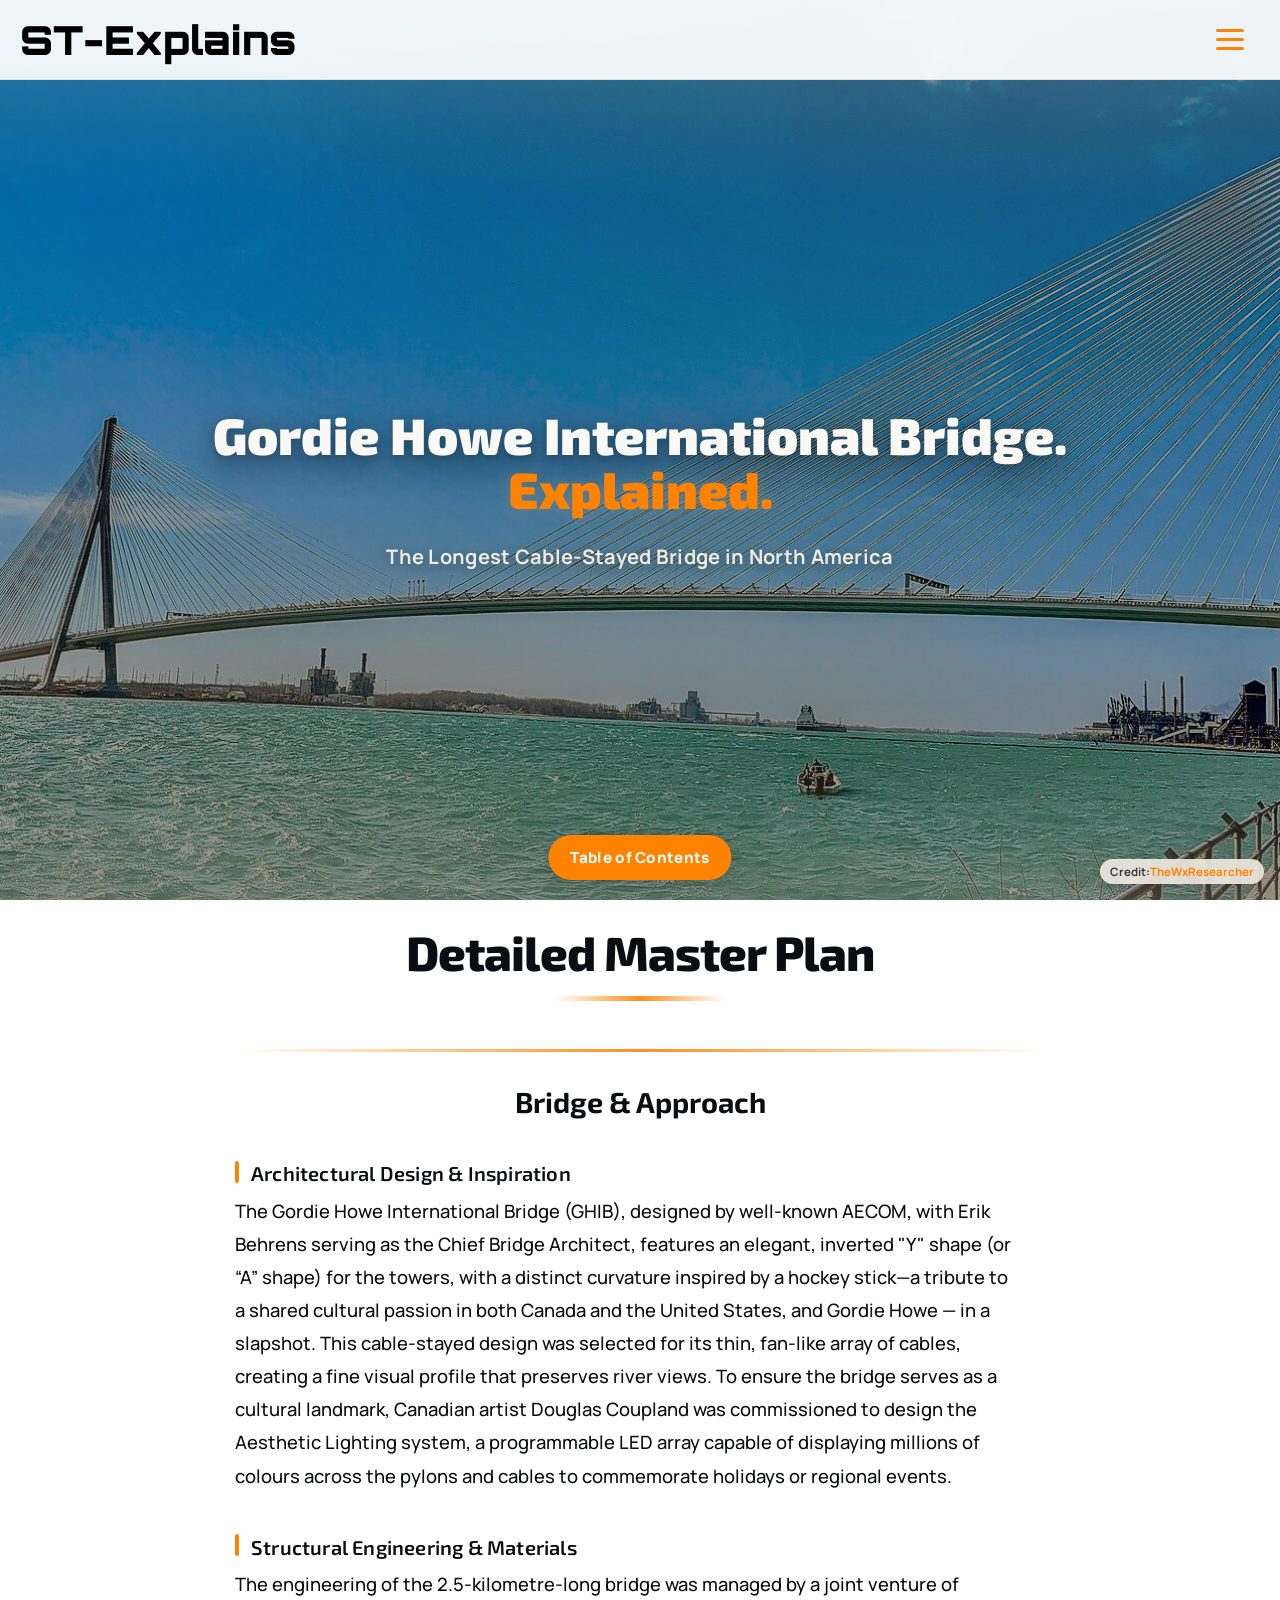
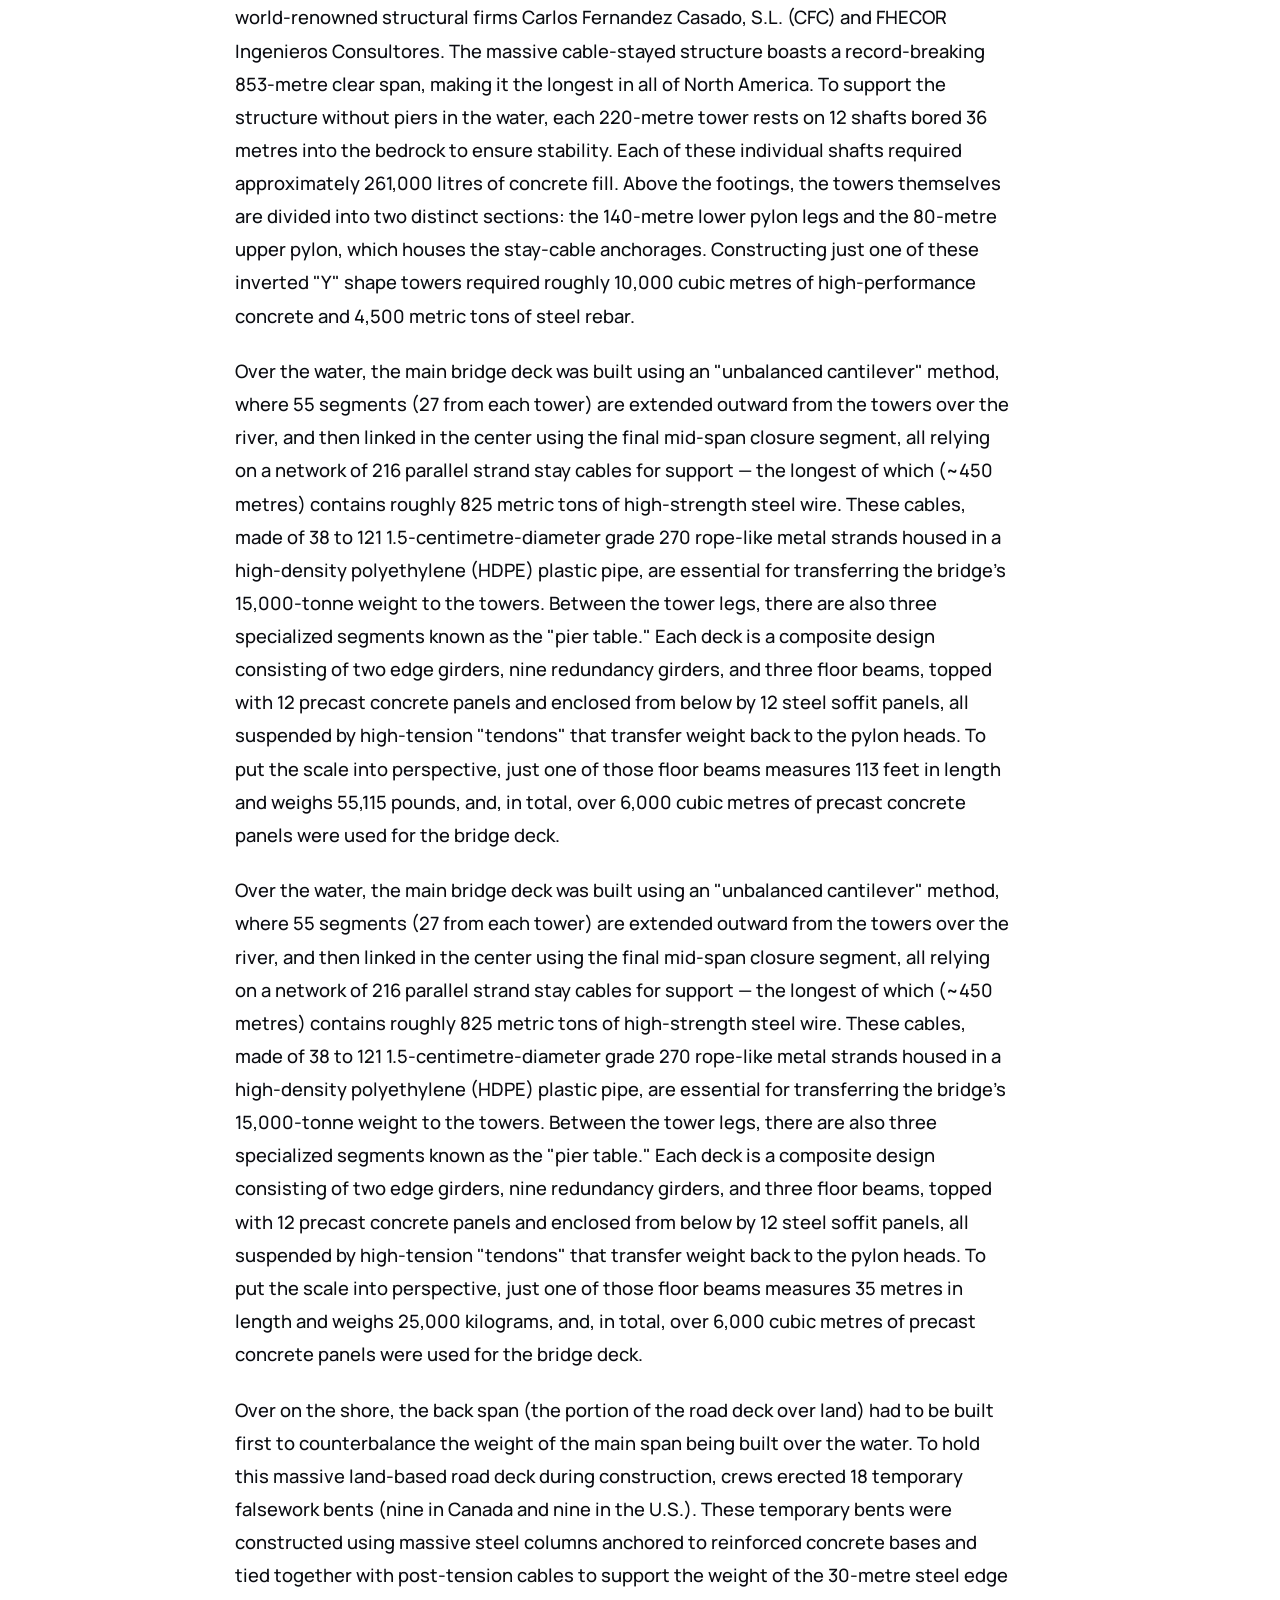
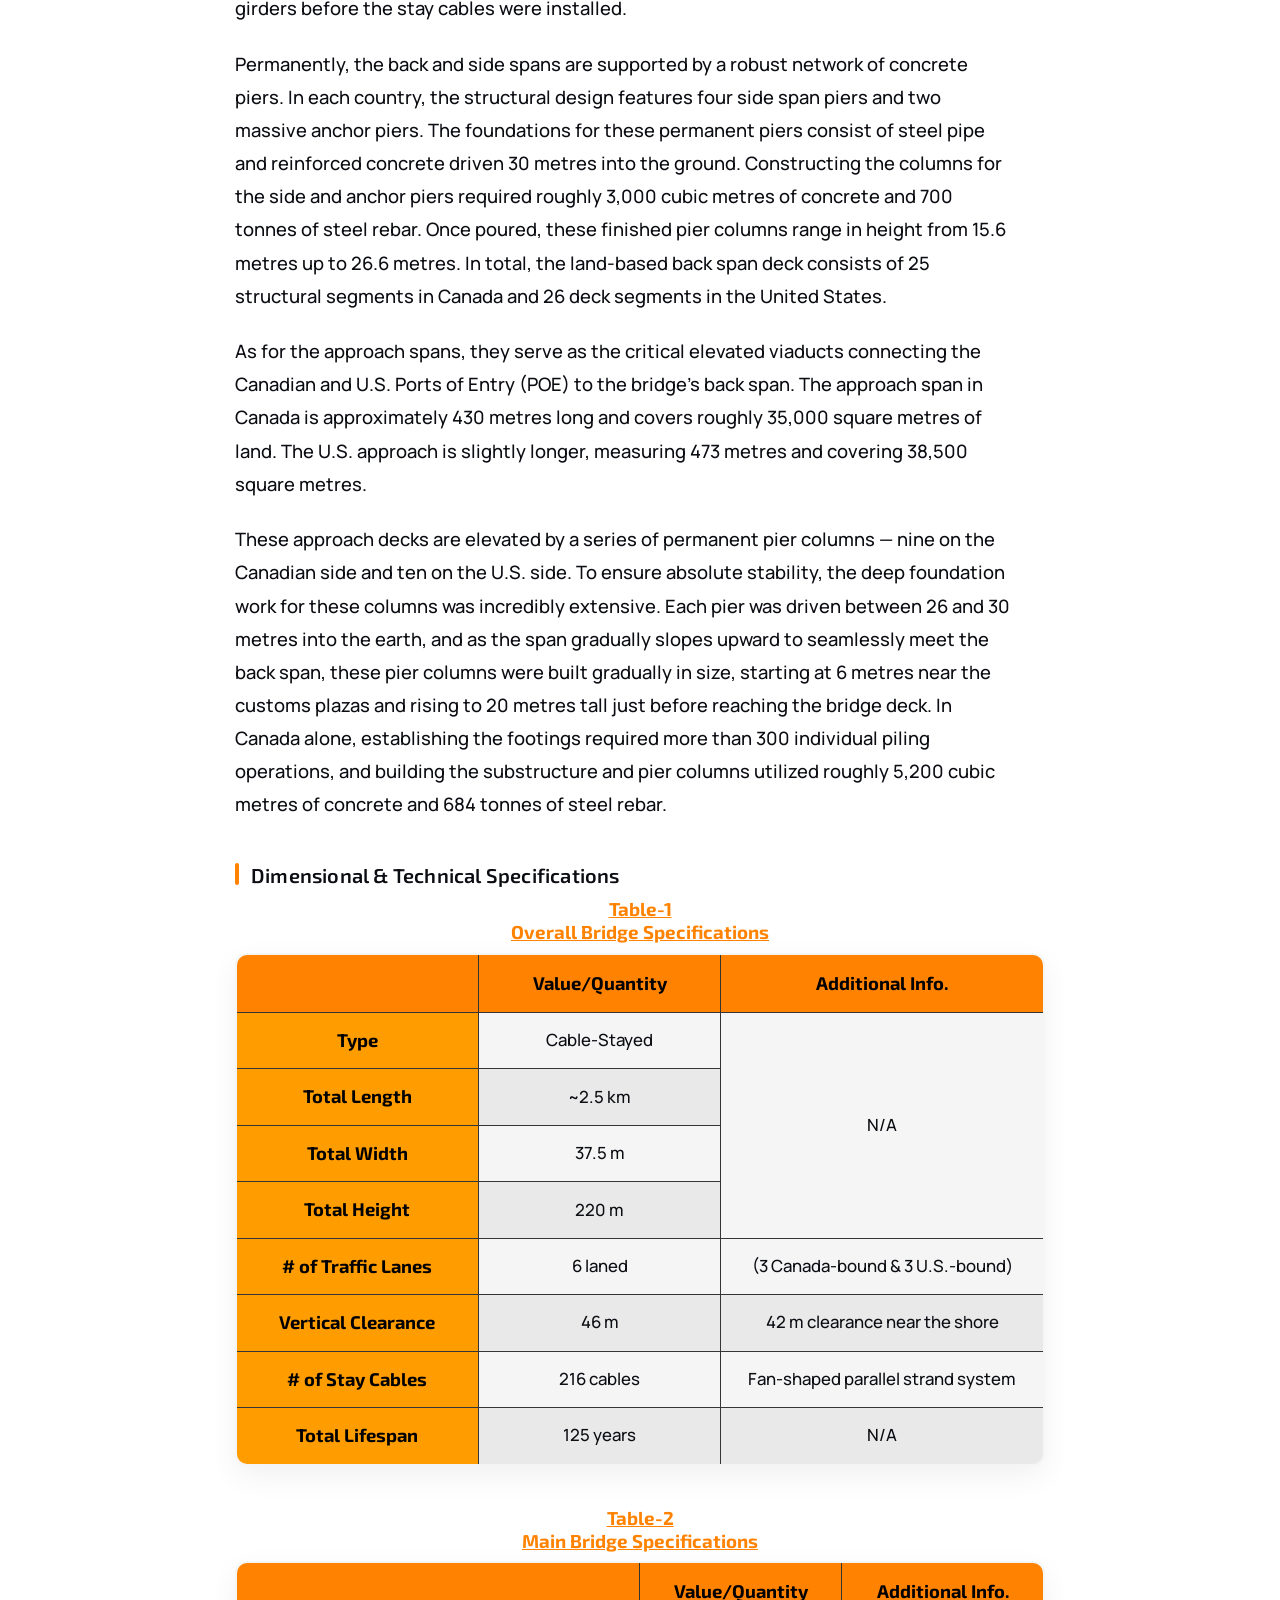
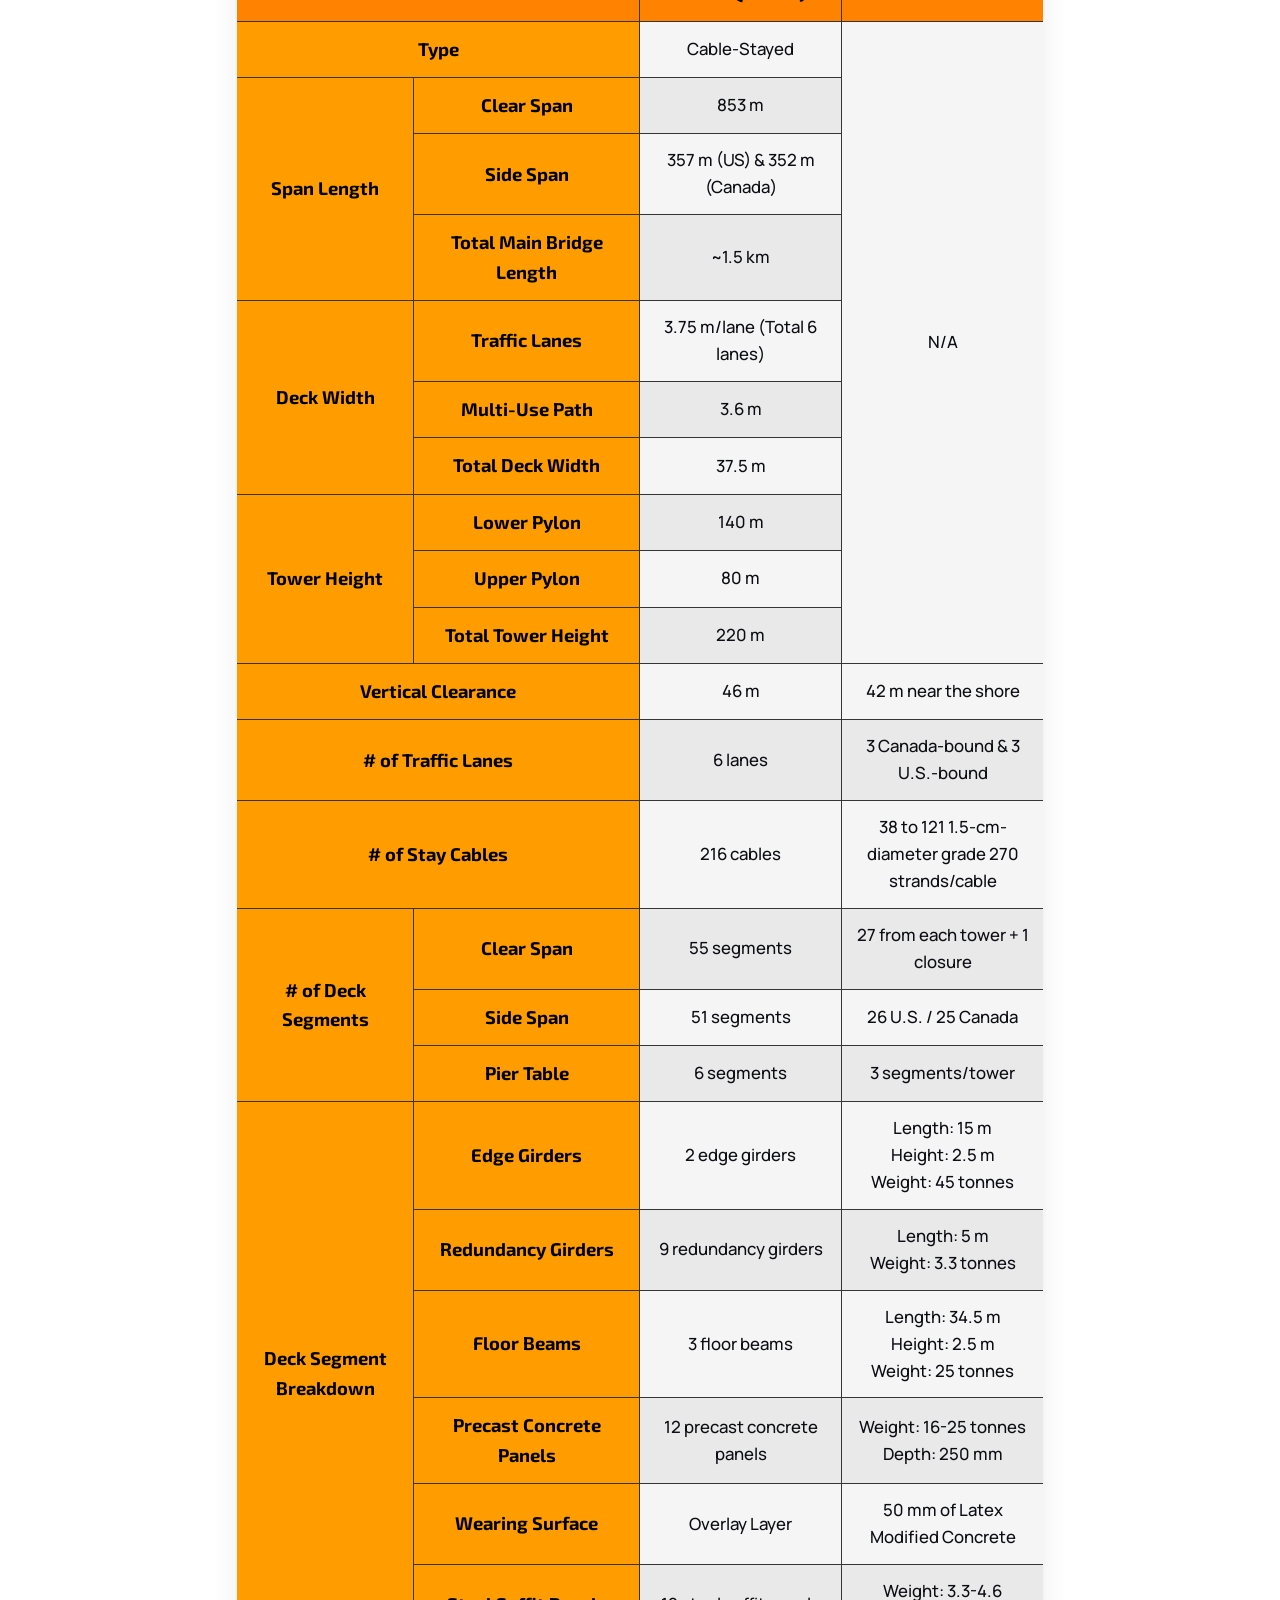
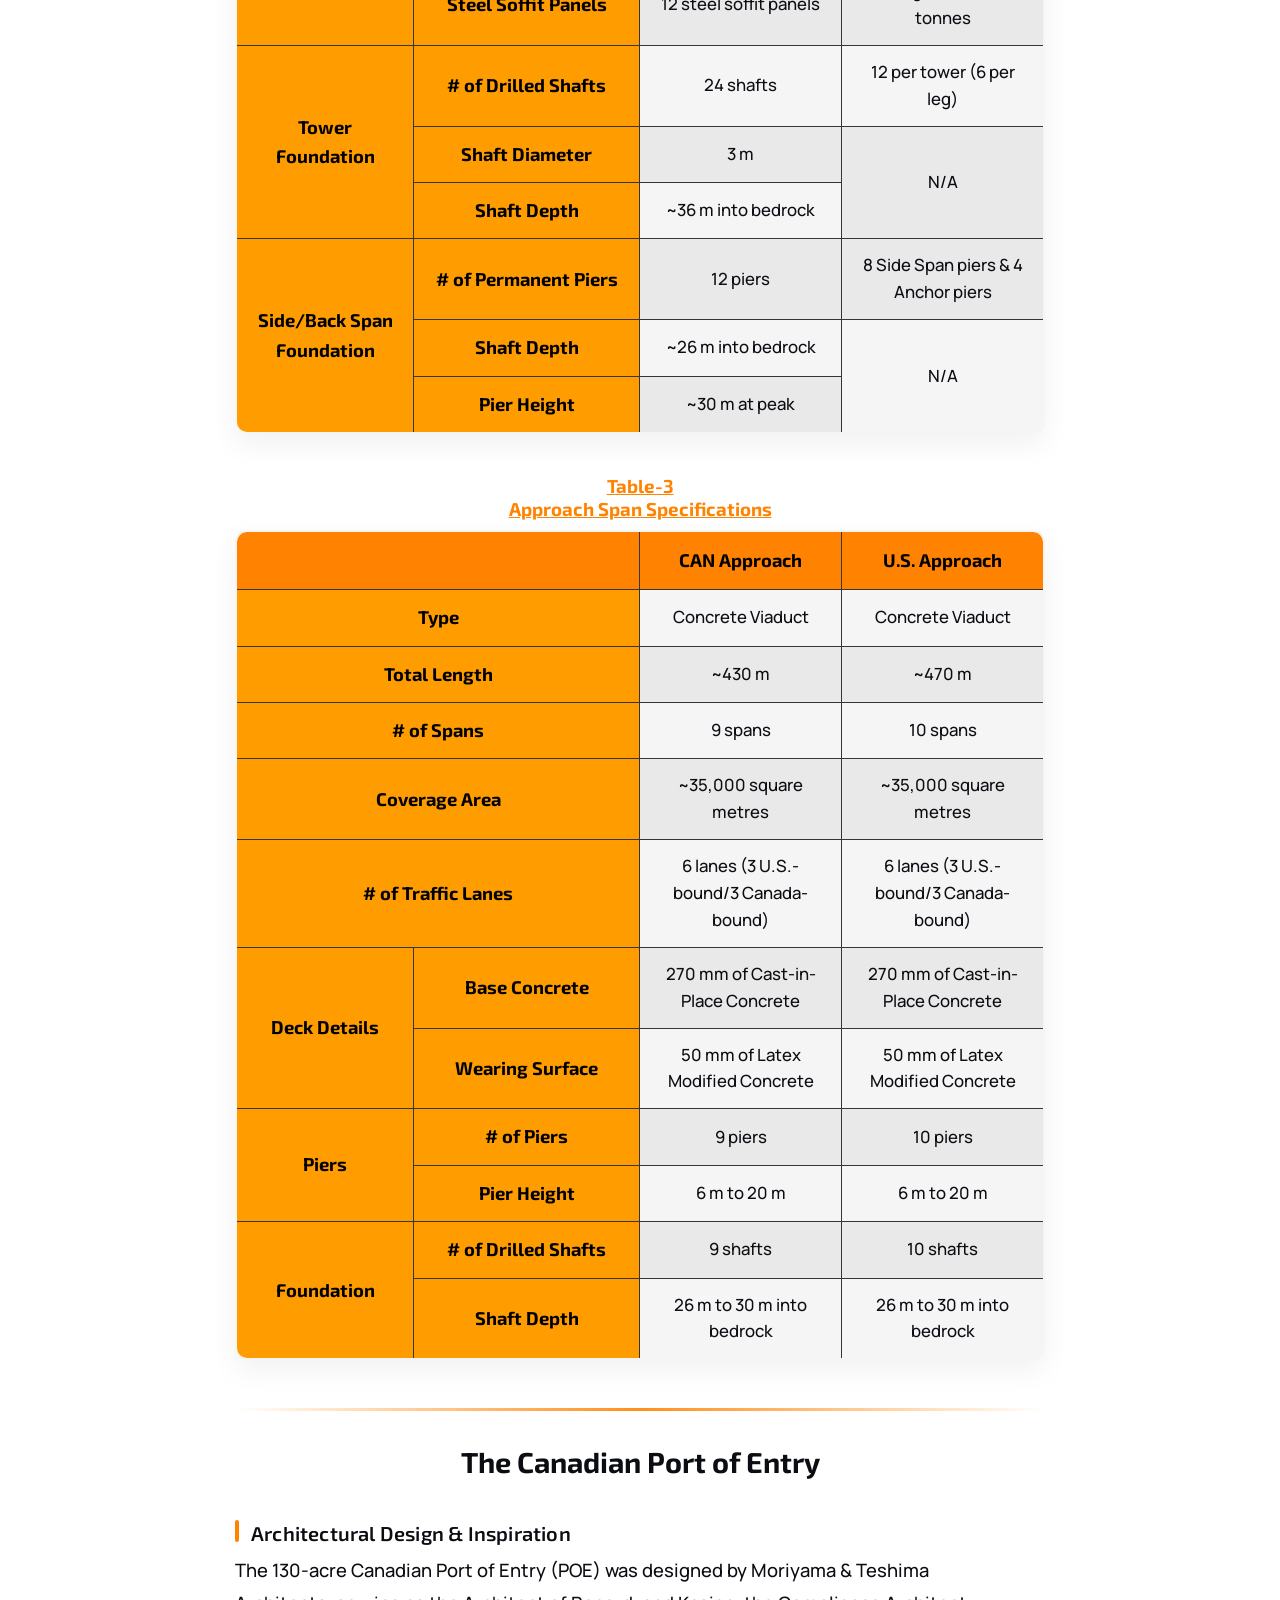
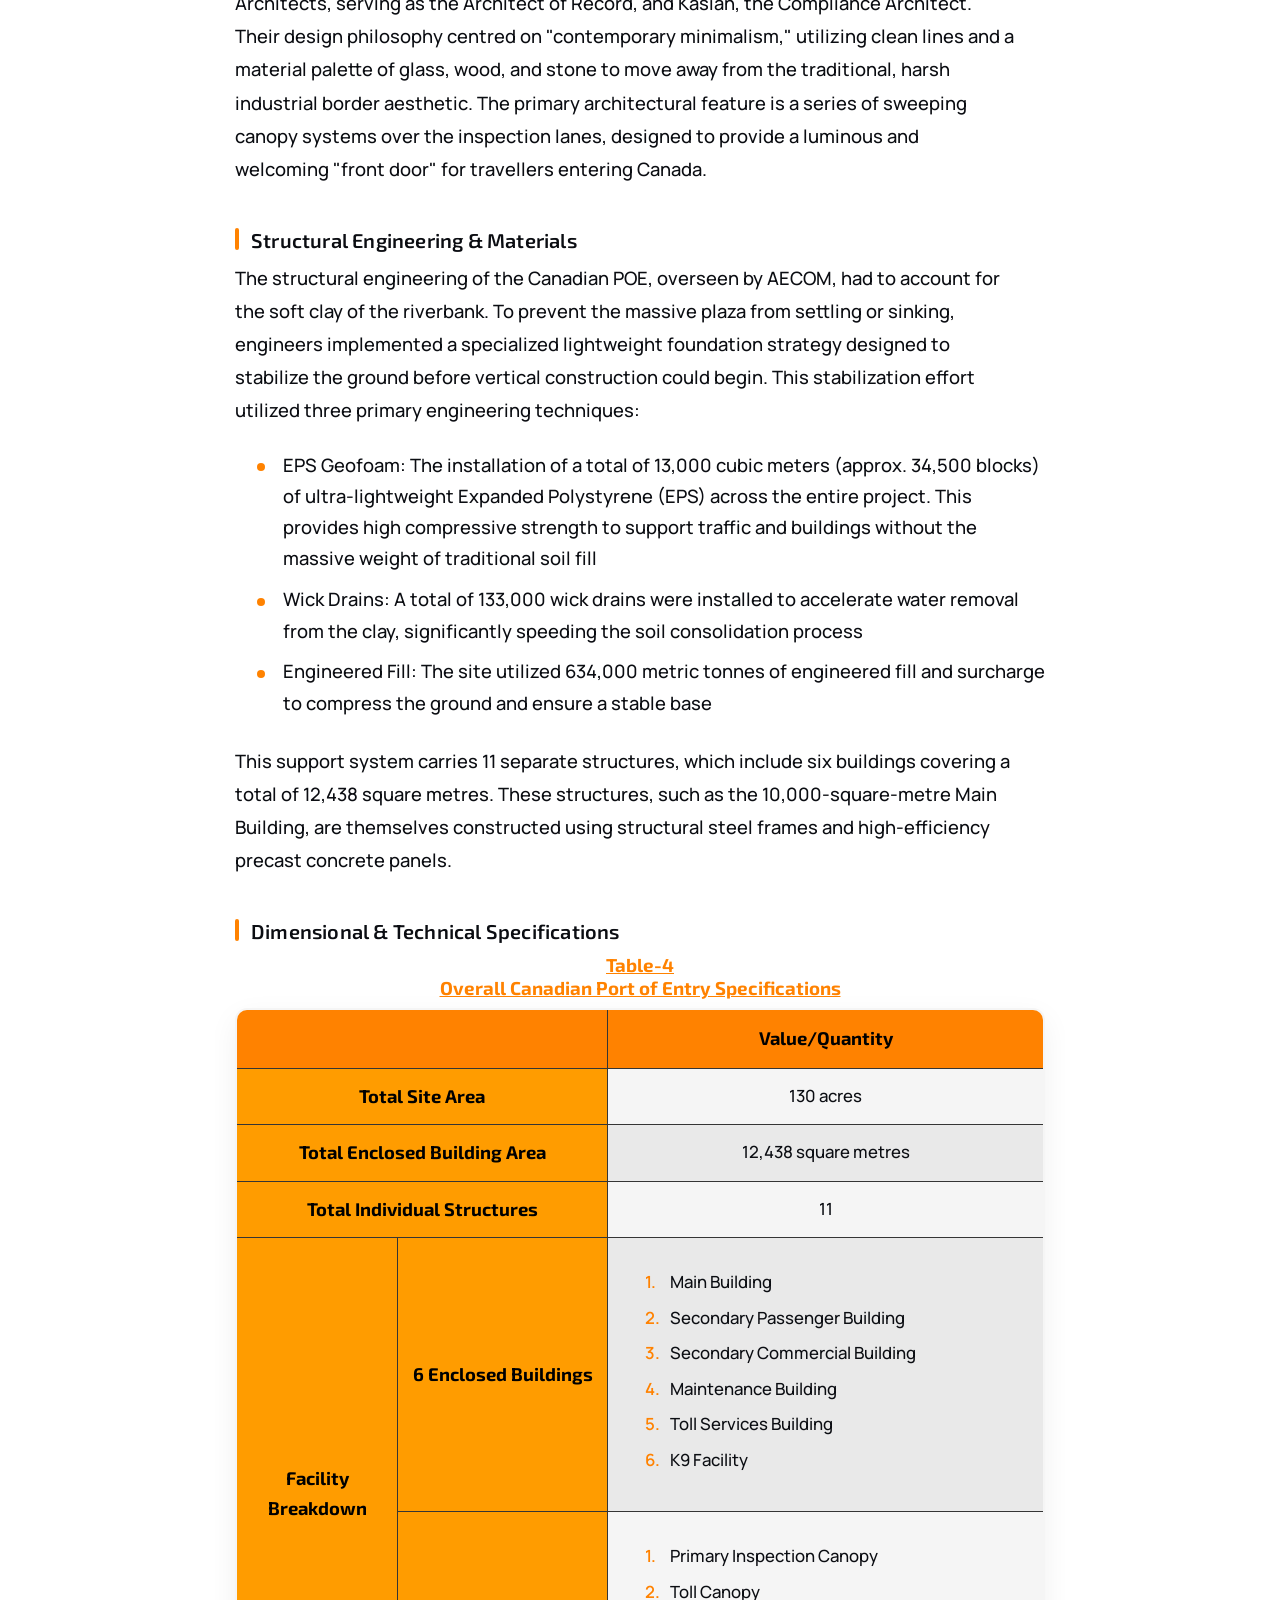
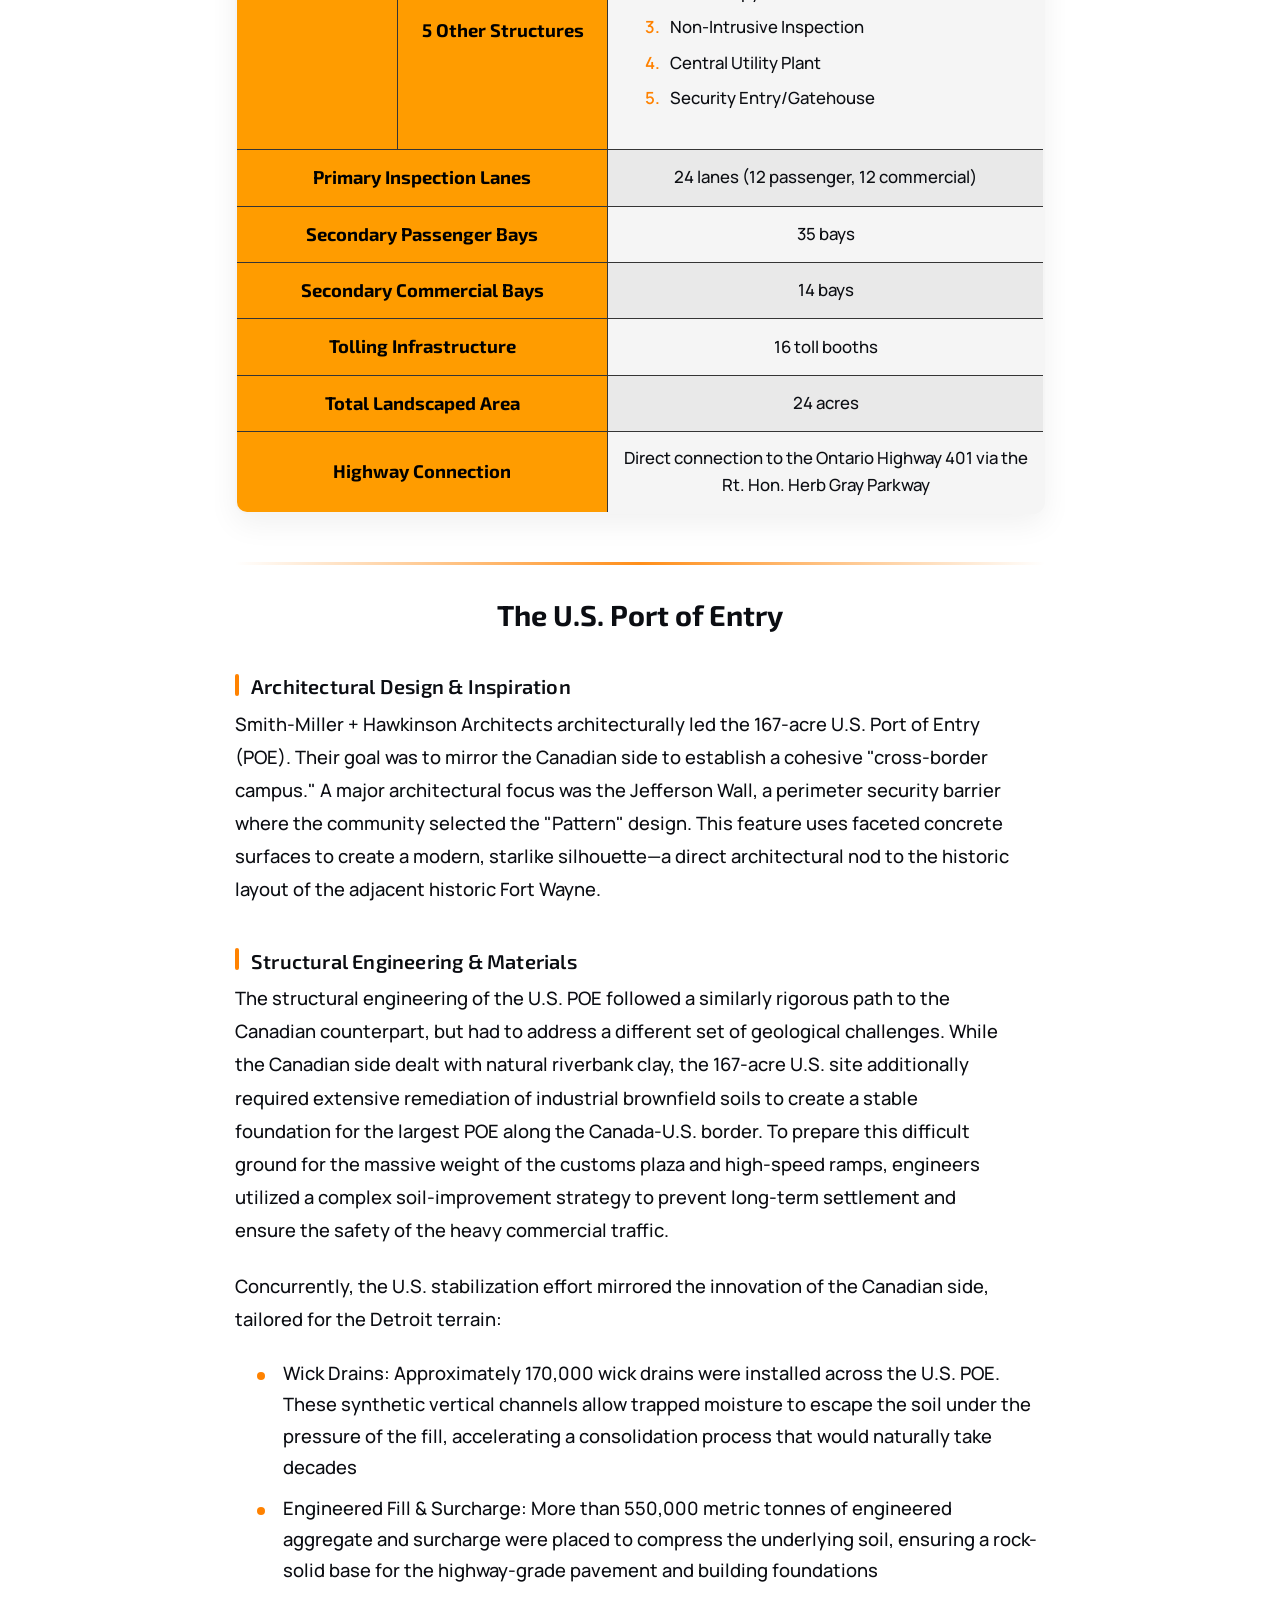
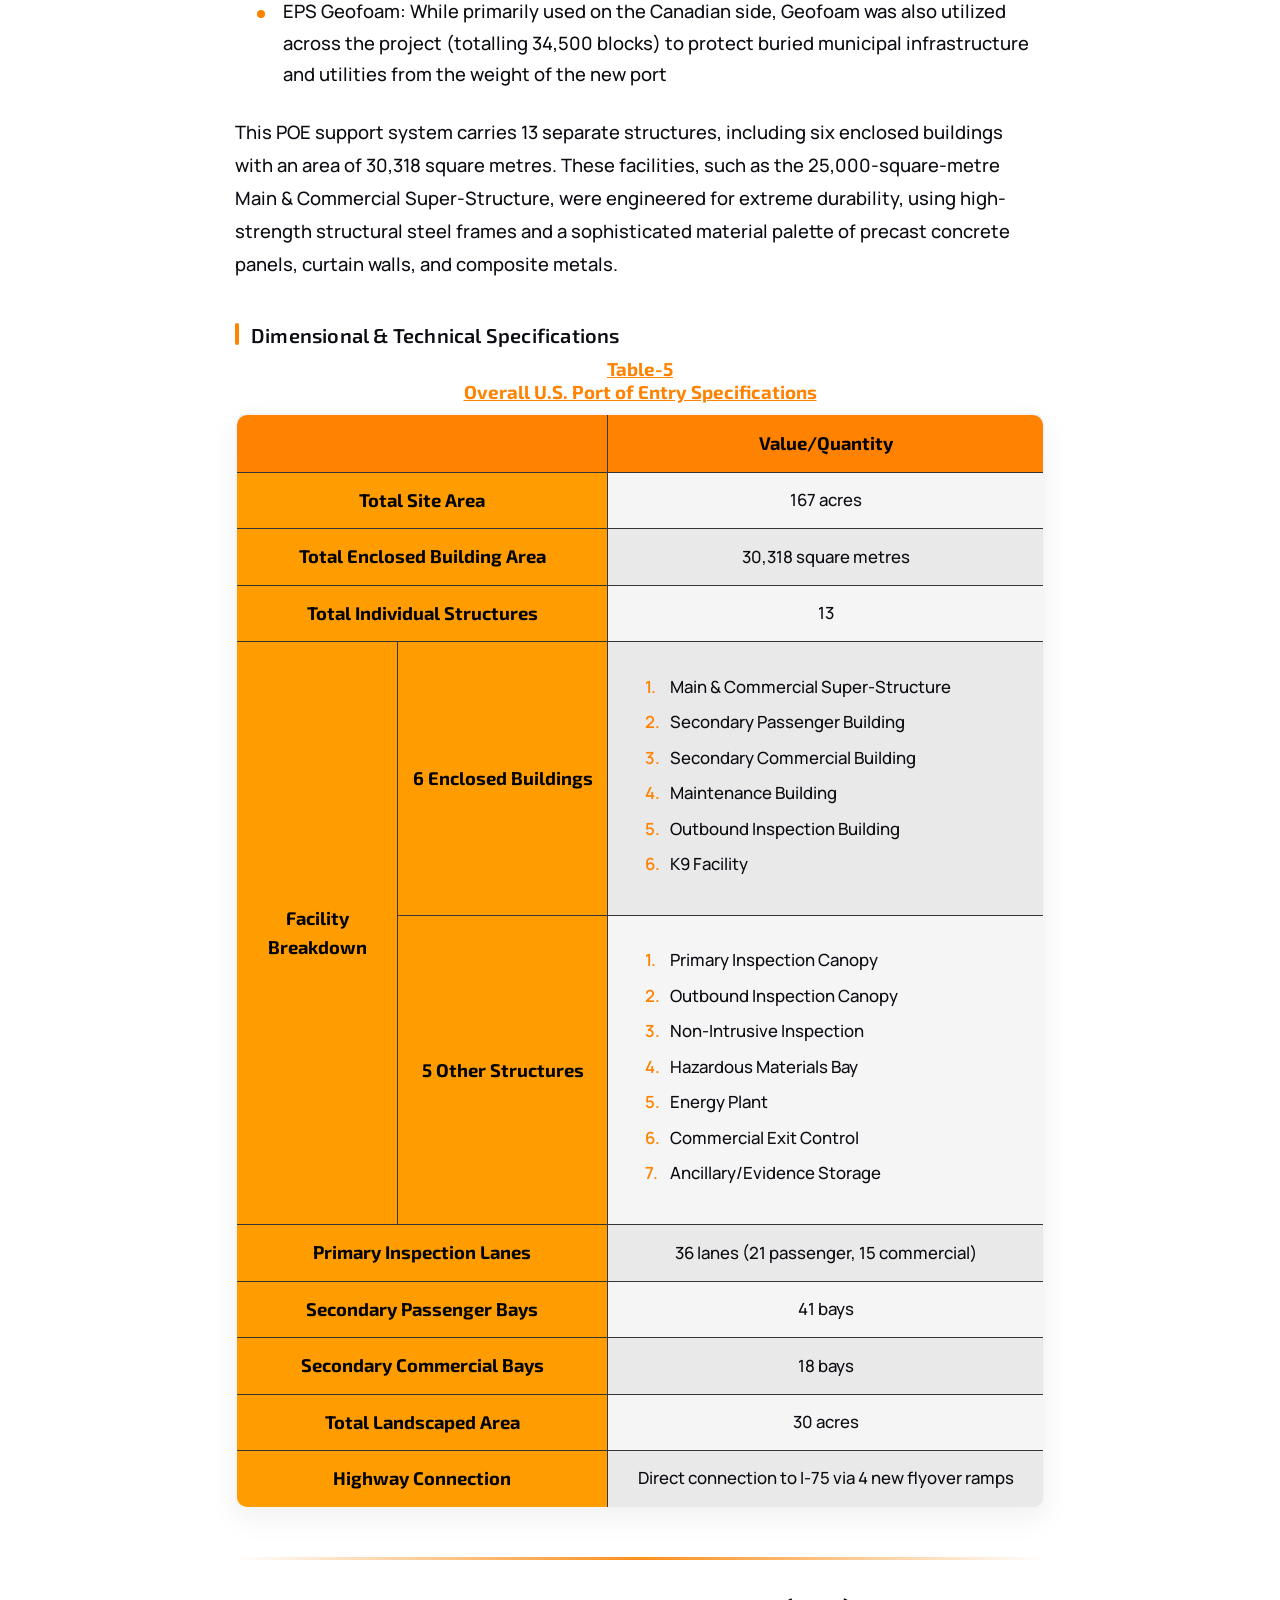
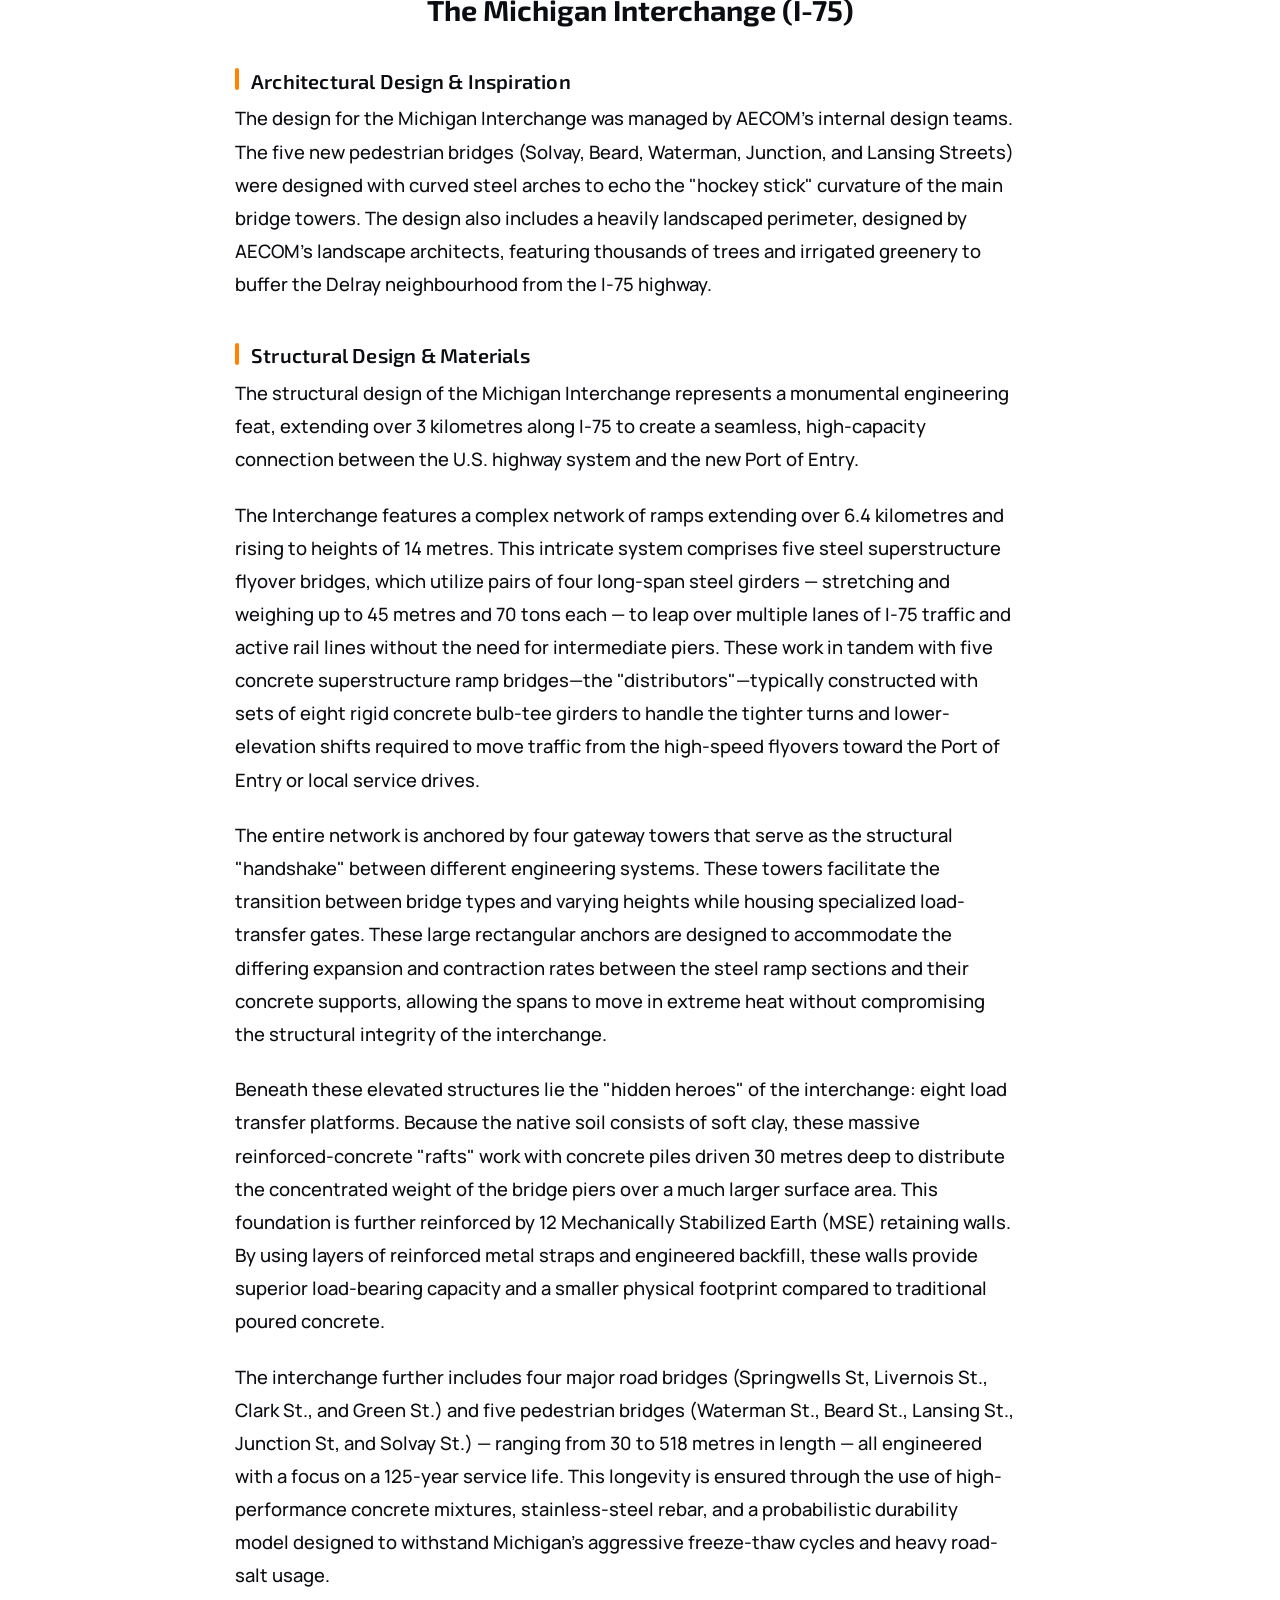
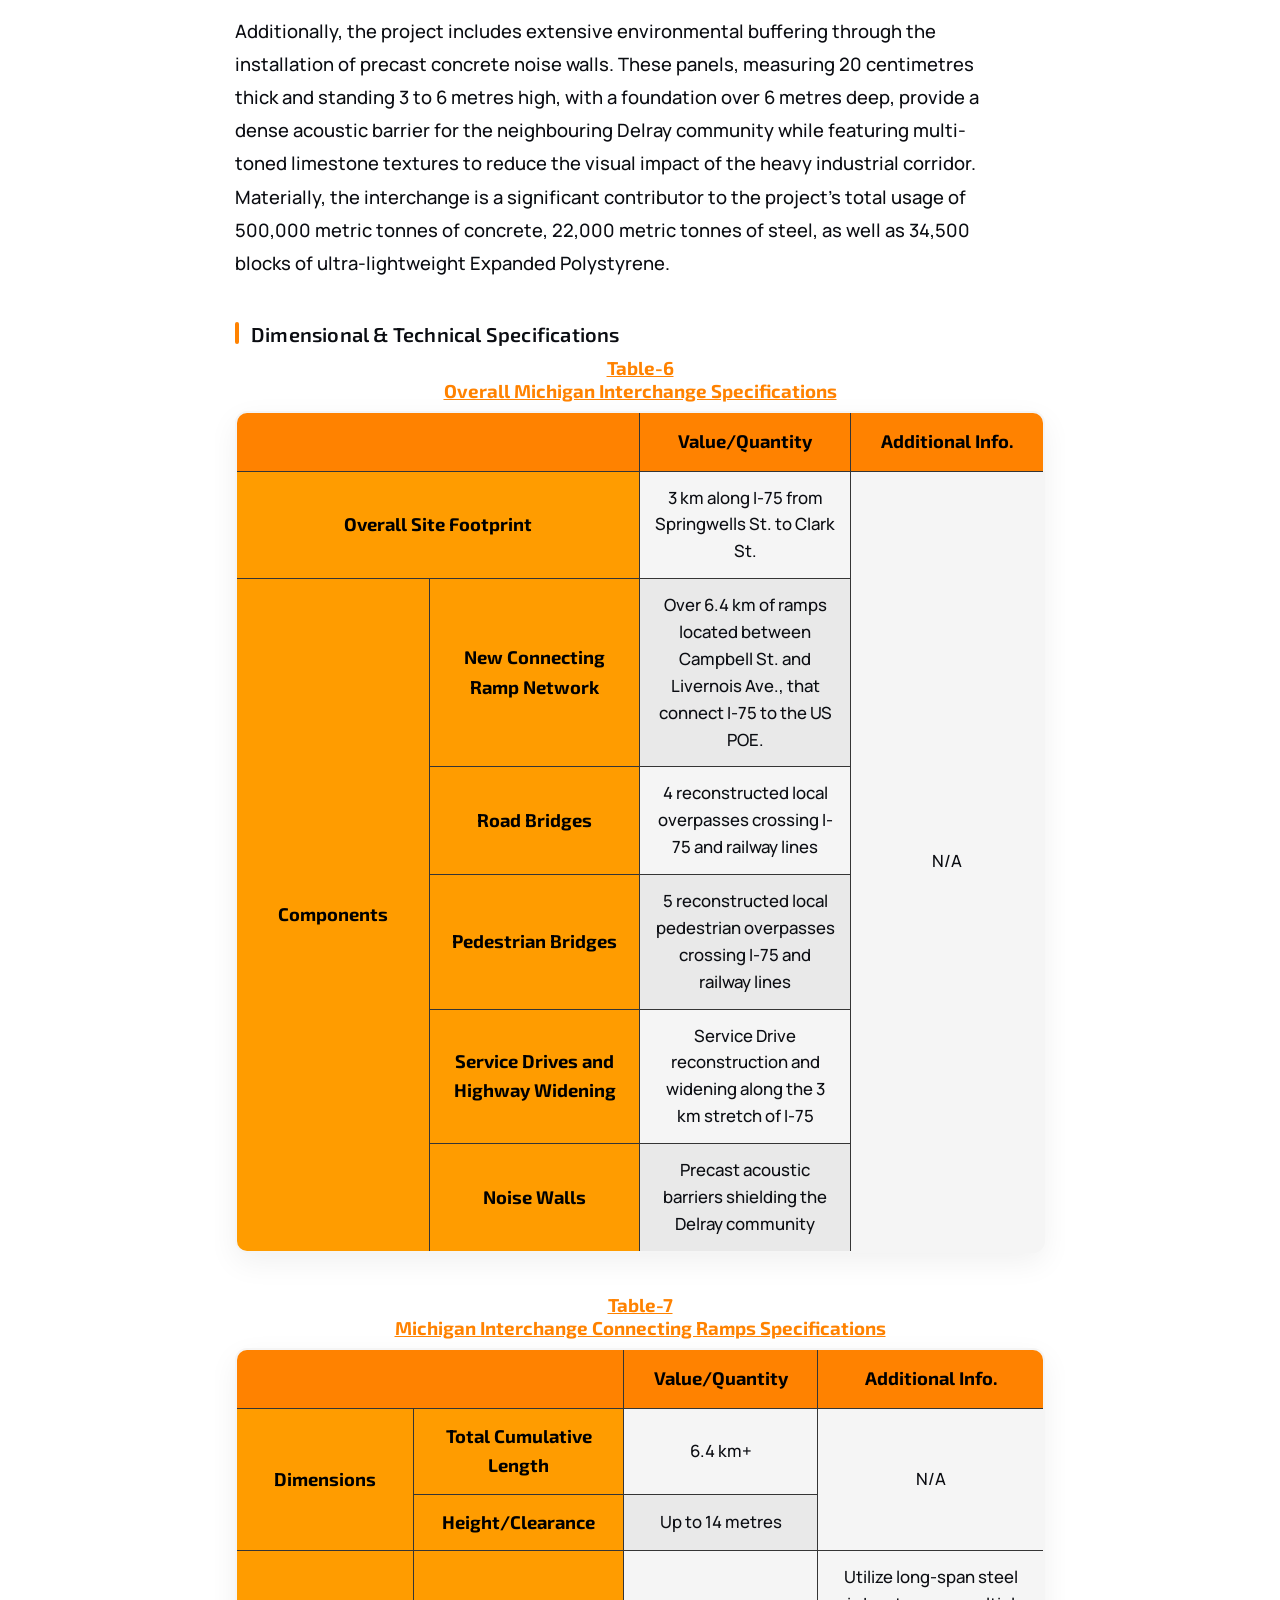
<file: Megaprojects/GHIB/GHIB-Master-Plan.html>
<!DOCTYPE html>
<html lang="en"></html>
    <head>
        <meta charset="UTF-8" />
        <meta name="viewport" content="width=device-width, initial-scale=1.0" />
        <title>ST-Explains</title>
        <link rel="preconnect" href="https://fonts.googleapis.com">
        <link rel="preconnect" href="https://fonts.gstatic.com" crossorigin>
        <link
            href="https://fonts.googleapis.com/css2?family=Orbitron:wght@500;700;800;900&family=Exo+2:wght@400;500;600;700;800&family=Manrope:wght@400;500;600;700;800&display=swap"
            rel="stylesheet"
        />
        <link rel="stylesheet" href="../megaproject-style.css">
    </head>
    <body>
        <!-- Navigation Bar & Hero Section -->
        <section class="hero">
            <img src="Gordie_Howe_International_Bridge_2026-04-21_1052.jpg" class="hero__bg" alt="Gordie Howe International Bridge in April 2026">

            <!-- IMAGE INFO BUTTON -->
            <div class="hero-image-info">
                <button class="hero-image-info__btn" aria-label="Image information">
                    <strong>Credit: </strong><a href="https://commons.wikimedia.org/wiki/User:TheWxResearcher"> TheWxResearcher</a>
                </button>

                <div class="hero-image-info__popup">
                    <h4>Image Information</h4>
                    <p>
                        <strong>Image courtesy:</strong> <a href="https://commons.wikimedia.org/wiki/User:TheWxResearcher">TheWxResearcher</a>;<br> 
                        <strong>Image sourced from:</strong> <a href="https://commons.wikimedia.org/wiki/File:Gordie_Howe_International_Bridge_2026-04-21_1052.jpg">Wikimedia Commons</a>;<br>
                        <strong>Gordie Howe International Bridge in April 2026, connecting Windsor, Ontario, and Detroit, Michigan<br>
                        (CCO 1.0 Universal <a href="https://commons.wikimedia.org/wiki/User:TheWxResearcher">TheWxResearcher</a>; used under <a href="https://creativecommons.org/publicdomain/zero/1.0/deed.en">CC0 1.0 Universal Public Domain Dedication</a> for educational/research-based explanation and illustrative purposes; unaltered).</strong> 
                    </p>
                </div>
            </div>
            
            <!-- Navigation Bar -->
            <nav class="navbar">
                <div class="navbar__container">
                    <a href="../../index.html" id="navbar__logo">ST-Explains</a>
                    <button id="mobile-menu" class="navbar__toggle" type="button">
                        <span class="bar"></span>
                        <span class="bar"></span>
                        <span class="bar"></span>
                    </button>
                    <ul class="navbar__menu" id="primary-navigation">
                        <li class="navbar__item">
                            <a href="../../index.html" class="navbar__links"><span class="nav-txt">Home</span></a>
                        </li>
                        <li class="navbar__item active">
                            <a href="../../megaprojects.html" class="navbar__links active"><span class="nav-txt">Mega Projects</span></a>
                        </li>
                        <li class="navbar__item">
                            <a href="../../cities.html" class="navbar__links"><span class="nav-txt">Urban Redesigns</span></a>
                        </li>
                        <li class="navbar__item">
                            <a href="../../industries.html" class="navbar__links"><span class="nav-txt">Global Markets</span></a>
                        </li>
                    </ul>
                </div>
            </nav>

            <!-- 🔥 MOBILE TOC TOGGLE BUTTON (NEW) -->
            <button class="toc-mobile-btn" id="toc-mobile-btn">
                Table of Contents
            </button>

            <!-- Hero Section -->
            <div class="hero__content">
                <div class="text-box">
                    <h1>Gordie Howe International Bridge. <br><span class="accent">Explained.</span></h1>
                    <p><strong>The Longest Cable-Stayed Bridge in North America</strong></p>
                </div>
            </div>
        </section>
        <!-- Content Section 1 -->
        <div class="page-layout">
            <aside class="toc-wrapper">
                <div class="toc-toggle">
                    <button id="toc-left" class="toc-toggle-btn toc-toggle-left">
                        <span class="arrow">◀</span>
                        <span class="label">Sections</span>
                    </button>
                    <button id="toc-right" class="toc-toggle-btn toc-toggle-right">
                        <span class="label">Detailed<br>Master Plan</span>
                        <span class="arrow">▶</span>
                    </button>
                </div>
                <!-- MACRO -->
                <nav class="toc-panel toc-panel--macro active">
                    <h4>Sections</h4>
                    <ul>
                        <li><a href="GHIB.html">Introduction</a></li>
                        <li><a href="GHIB-History.html">History</a></li>
                        <li><a href="GHIB-Master-Plan.html">Detailed Master Plan</a></li>
                        <li><a href="GHIB-Finances.html">Finances</a></li>
                        <li><a href="GHIB-Organizatinal-Structure.html">Organizational Structure</a></li>
                        <li><a href="GHIB-Current-Progress.html">Current Progress</a></li>
                    </ul>
                </nav>
                <!-- MICRO -->
                <nav class="toc-panel toc-panel--micro">
                    <h4>Detailed Master Plan</h4>
                    <ul>
                        <li>
                            <a href="#bridge">Bridge & Approach</a>
                            <ul>
                                <li><a href="#bridge-arch">Architectural Design & Inspiration</a></li>
                                <li><a href="#bridge-structure">Structural Engineering & Materials</a></li>
                                <li><a href="#bridge-specs">Dimensional & Technical Specifications</a></li>
                            </ul>
                        </li>
                        <li>
                            <a href="#CAN">The Canadian Port of Entry</a>
                            <ul>
                                <li><a href="#CAN-arch">Architectural Design & Inspiration</a></li>
                                <li><a href="#CAN-structure">Structural Engineering & Materials</a></li>
                                <li><a href="#CAN-specs">Dimensional & Technical Specifications</a></li>
                            </ul>
                        </li>
                        <li>
                            <a href="#US">The U.S. Port of Entry</a>
                            <ul>
                                <li><a href="#US-arch">Architectural Design & Inspiration</a></li>
                                <li><a href="#US-structure">Structural Engineering & Materials</a></li>
                                <li><a href="#US-specs">Dimensional & Technical Specifications</a></li>
                            </ul>
                        </li>
                        <li>
                            <a href="#MI">The Michigan Interchange (I-75)</a>
                            <ul>
                                <li><a href="#MI-arch">Architectural Design & Inspiration</a></li>
                                <li><a href="#MI-structure">Structural Engineering & Materials</a></li>
                                <li><a href="#MI-specs">Dimensional & Technical Specifications</a></li>
                            </ul>
                        </li>
                        <li>
                            <a href="#SEP">Sustainability & Efficiency Plan (I-75)</a>
                            <ul>
                                <li><a href="#pillar1">Resource & Operational Efficiency</a></li>
                                <li><a href="#pillar2">Environmental Protection</a></li>
                                <li><a href="#pillar3">Community Vitality & Social Legacy</a></li>
                            </ul>
                        </li>
                    </ul>
                </nav>
            </aside>
            <section class="Heading_1">
                <h1>Detailed Master Plan</h1>

                    <h2 id="bridge">Bridge & Approach</h2>

                        <h3 id="bridge-arch">Architectural Design & Inspiration</h3>
                            <p>
                                The Gordie Howe International Bridge (GHIB), designed by well-known AECOM, with Erik Behrens serving as the Chief Bridge Architect, features an elegant, inverted "Y" shape (or “A” shape) for the towers, with a distinct curvature inspired by a hockey stick—a tribute to a shared cultural passion in both Canada and the United States, and Gordie Howe — in a slapshot. This cable-stayed design was selected for its thin, fan-like array of cables, creating a fine visual profile that preserves river views. To ensure the bridge serves as a cultural landmark, Canadian artist Douglas Coupland was commissioned to design the Aesthetic Lighting system, a programmable LED array capable of displaying millions of colours across the pylons and cables to commemorate holidays or regional events.
                            </p>
                        
                        <h3 id="bridge-structure">Structural Engineering & Materials</h3>
                            <p>
                                The engineering of the 2.5-kilometre-long bridge was managed by a joint venture of world-renowned structural firms Carlos Fernandez Casado, S.L. (CFC) and FHECOR Ingenieros Consultores. The massive cable-stayed structure boasts a record-breaking 853-metre clear span, making it the longest in all of North America. To support the structure without piers in the water, each 220-metre tower rests on 12 shafts bored 36 metres into the bedrock to ensure stability. Each of these individual shafts required approximately 261,000 litres of concrete fill. Above the footings, the towers themselves are divided into two distinct sections: the 140-metre lower pylon legs and the 80-metre upper pylon, which houses the stay-cable anchorages. Constructing just one of these inverted "Y" shape towers required roughly 10,000 cubic metres of high-performance concrete and 4,500 metric tons of steel rebar.
                            </p>
                            <p>
                                Over the water, the main bridge deck was built using an "unbalanced cantilever" method, where 55 segments (27 from each tower) are extended outward from the towers over the river, and then linked in the center using the final mid-span closure segment, all relying on a network of 216 parallel strand stay cables for support — the longest of which (~450 metres) contains roughly 825 metric tons of high-strength steel wire. These cables, made of 38 to 121 1.5-centimetre-diameter grade 270 rope-like metal strands housed in a high-density polyethylene (HDPE) plastic pipe, are essential for transferring the bridge’s 15,000-tonne weight to the towers. Between the tower legs, there are also three specialized segments known as the "pier table." Each deck is a composite design consisting of two edge girders, nine redundancy girders, and three floor beams, topped with 12 precast concrete panels and enclosed from below by 12 steel soffit panels, all suspended by high-tension "tendons" that transfer weight back to the pylon heads. To put the scale into perspective, just one of those floor beams measures 113 feet in length and weighs 55,115 pounds, and, in total, over 6,000 cubic metres of precast concrete panels were used for the bridge deck. 
                            </p>
                            <p>
                                Over the water, the main bridge deck was built using an "unbalanced cantilever" method, where 55 segments (27 from each tower) are extended outward from the towers over the river, and then linked in the center using the final mid-span closure segment, all relying on a network of 216 parallel strand stay cables for support — the longest of which (~450 metres) contains roughly 825 metric tons of high-strength steel wire. These cables, made of 38 to 121 1.5-centimetre-diameter grade 270 rope-like metal strands housed in a high-density polyethylene (HDPE) plastic pipe, are essential for transferring the bridge’s 15,000-tonne weight to the towers. Between the tower legs, there are also three specialized segments known as the "pier table." Each deck is a composite design consisting of two edge girders, nine redundancy girders, and three floor beams, topped with 12 precast concrete panels and enclosed from below by 12 steel soffit panels, all suspended by high-tension "tendons" that transfer weight back to the pylon heads. To put the scale into perspective, just one of those floor beams measures 35 metres in length and weighs 25,000 kilograms, and, in total, over 6,000 cubic metres of precast concrete panels were used for the bridge deck. 
                            </p>
                            <p>
                                Over on the shore, the back span (the portion of the road deck over land) had to be built first to counterbalance the weight of the main span being built over the water. To hold this massive land-based road deck during construction, crews erected 18 temporary falsework bents (nine in Canada and nine in the U.S.). These temporary bents were constructed using massive steel columns anchored to reinforced concrete bases and tied together with post-tension cables to support the weight of the 30-metre steel edge girders before the stay cables were installed.
                            </p>
                            <p>
                                Permanently, the back and side spans are supported by a robust network of concrete piers. In each country, the structural design features four side span piers and two massive anchor piers. The foundations for these permanent piers consist of steel pipe and reinforced concrete driven 30 metres into the ground. Constructing the columns for the side and anchor piers required roughly 3,000 cubic metres of concrete and 700 tonnes of steel rebar. Once poured, these finished pier columns range in height from 15.6 metres up to 26.6 metres. In total, the land-based back span deck consists of 25 structural segments in Canada and 26 deck segments in the United States.
                            </p>
                            <p>
                                As for the approach spans, they serve as the critical elevated viaducts connecting the Canadian and U.S. Ports of Entry (POE) to the bridge's back span. The approach span in Canada is approximately 430 metres long and covers roughly 35,000 square metres of land. The U.S. approach is slightly longer, measuring 473 metres and covering 38,500 square metres.
                            </p>
                            <p>
                                These approach decks are elevated by a series of permanent pier columns — nine on the Canadian side and ten on the U.S. side. To ensure absolute stability, the deep foundation work for these columns was incredibly extensive. Each pier was driven between 26 and 30 metres into the earth, and as the span gradually slopes upward to seamlessly meet the back span, these pier columns were built gradually in size, starting at 6 metres near the customs plazas and rising to 20 metres tall just before reaching the bridge deck. In Canada alone, establishing the footings required more than 300 individual piling operations, and building the substructure and pier columns utilized roughly 5,200 cubic metres of concrete and 684 tonnes of steel rebar.
                            </p>
                        
                        <h3 id="bridge-specs">Dimensional & Technical Specifications</h3>
                        
                            <h4 style="text-align: center; text-decoration: underline;">Table-1<br>Overall Bridge Specifications</h4>
                                <table>
                                    <colgroup>
                                        <col style="width: 30%;">
                                        <col style="width: 30%;">
                                        <col style="width: 40%;">
                                    </colgroup>
                                    <thead>
                                        <tr>
                                            <th></th>
                                            <th>Value/Quantity</th>
                                            <th>Additional Info.</th>
                                        </tr>
                                    </thead>
                                    <tbody>
                                        <tr>
                                            <th>Type</th>
                                            <td>Cable-Stayed</td>
                                            <td rowspan="4">N/A</td>
                                        </tr>
                                        <tr>
                                            <th>Total Length</th>
                                            <td>~2.5 km</td>
                                        </tr>
                                        <tr>
                                            <th>Total Width</th>
                                            <td>37.5 m</td>
                                        </tr>
                                        <tr>
                                            <th>Total Height</th>
                                            <td>220 m</td>
                                        </tr>
                                        <tr>
                                            <th># of Traffic Lanes</th>
                                            <td>6 laned</td>
                                            <td>(3 Canada-bound & 3 U.S.-bound)</td>
                                        </tr>
                                        <tr>
                                            <th>Vertical Clearance</th>
                                            <td>46 m</td>
                                            <td>42 m clearance near the shore</td>
                                        </tr>
                                        <tr>
                                            <th># of Stay Cables</th>
                                            <td>216 cables</td>
                                            <td>Fan-shaped parallel strand system</td>
                                        </tr>
                                        <tr>
                                            <th>Total Lifespan</th>
                                            <td>125 years</td>
                                            <td>N/A</td>
                                        </tr>
                                    </tbody>
                                </table>
                            
                            <h4 style="text-align: center; text-decoration: underline;">Table-2<br>Main Bridge Specifications</h4>
                                <table>
                                    <colgroup>
                                        <col style="width: 22%;">
                                        <col style="width: 28%;">
                                        <col style="width: 25%;">
                                        <col style="width: 25%;">
                                    </colgroup>
                                    <thead>
                                        <tr>
                                            <th colspan="2"></th>
                                            <th>Value/Quantity</th>
                                            <th>Additional Info.</th>
                                        </tr>
                                    </thead>
                                    <tbody>
                                        <tr>
                                            <th colspan="2">Type</th>
                                            <td>Cable-Stayed</td>
                                            <td rowspan="10">N/A</td>
                                        </tr>
                                        <tr>
                                            <th rowspan="3">Span Length</th>
                                            <th>Clear Span</th>
                                            <td>853 m</td>
                                        </tr>
                                        <tr>
                                            <th>Side Span</th>
                                            <td>357 m (US) & 352 m (Canada)</td>
                                        </tr>
                                        <tr>
                                            <th>Total Main Bridge Length</th>
                                            <td>~1.5 km</td>
                                        </tr>
                                        <tr>
                                            <th rowspan="3">Deck Width</th>
                                            <th>Traffic Lanes</th>
                                            <td>3.75 m/lane (Total 6 lanes)</td>
                                        </tr>
                                        <tr>
                                            <th>Multi-Use Path</th>
                                            <td>3.6 m</td>
                                        </tr>
                                        <tr>
                                            <th>Total Deck Width</th>
                                            <td>37.5 m</td>
                                        </tr>
                                        <tr>
                                            <th rowspan="3">Tower Height</th>
                                            <th>Lower Pylon</th>
                                            <td>140 m</td>
                                        </tr>
                                        <tr>
                                            <th>Upper Pylon</th>
                                            <td>80 m</td>
                                        </tr>
                                        <tr>
                                            <th>Total Tower Height</th>
                                            <td>220 m</td>
                                        </tr>
                                        <tr>
                                            <th colspan="2">Vertical Clearance</th>
                                            <td>46 m</td>
                                            <td>42 m near the shore</td>
                                        </tr>
                                        <tr>
                                            <th colspan="2"># of Traffic Lanes</th>
                                            <td>6 lanes</td>
                                            <td>3 Canada-bound & 3 U.S.-bound</td>
                                        </tr>
                                        <tr>
                                            <th colspan="2"># of Stay Cables</th>
                                            <td>216 cables</td>
                                            <td>38 to 121 1.5-cm-diameter grade 270 strands/cable</td>
                                        </tr>
                                        <tr>
                                            <th rowspan="3"># of Deck Segments</th>
                                            <th>Clear Span</th>
                                            <td>55 segments</td>
                                            <td>27 from each tower + 1 closure</td>
                                        </tr>
                                        <tr>
                                            <th>Side Span</th>
                                            <td>51 segments</td>
                                            <td>26 U.S. / 25 Canada</td>
                                        </tr>
                                        <tr>
                                            <th>Pier Table</th>
                                            <td>6 segments</td>
                                            <td>3 segments/tower</td>
                                        </tr>
                                        <tr>
                                            <th rowspan="6">Deck Segment Breakdown</th>
                                            <th>Edge Girders</th>
                                            <td>2 edge girders</td>
                                            <td>Length: 15 m<br>Height: 2.5 m<br>Weight: 45 tonnes</td>
                                        </tr>
                                        <tr>
                                            <th>Redundancy Girders</th>
                                            <td>9 redundancy girders</td>
                                            <td>Length: 5 m<br>Weight: 3.3 tonnes</td>
                                        </tr>
                                        <tr>
                                            <th>Floor Beams</th>
                                            <td>3 floor beams</td>
                                            <td>Length: 34.5 m<br>Height: 2.5 m<br>Weight: 25 tonnes</td>
                                        </tr>
                                        <tr>
                                            <th>Precast Concrete Panels</th>
                                            <td>12 precast concrete panels</td>
                                            <td>Weight: 16-25 tonnes<br>Depth: 250 mm</td>
                                        </tr>
                                        <tr>
                                            <th>Wearing Surface</th>
                                            <td>Overlay Layer</td>
                                            <td>50 mm of Latex Modified Concrete</td>
                                        </tr>
                                        <tr>
                                            <th>Steel Soffit Panels</th>
                                            <td>12 steel soffit panels</td>
                                            <td>Weight: 3.3-4.6 tonnes</td>
                                        </tr>
                                        <tr>
                                            <th rowspan="3">Tower Foundation</th>
                                            <th># of Drilled Shafts</th>
                                            <td>24 shafts</td>
                                            <td>12 per tower (6 per leg)</td>
                                        </tr>
                                        <tr>
                                            <th>Shaft Diameter</th>
                                            <td>3 m</td>
                                            <td rowspan="2">N/A</td>
                                        </tr>
                                        <tr>
                                            <th>Shaft Depth</th>
                                            <td>~36 m into bedrock</td>
                                        </tr>
                                        <tr>
                                            <th rowspan="3">Side/Back Span Foundation</th>
                                            <th># of Permanent Piers</th>
                                            <td>12 piers</td>
                                            <td>8 Side Span piers & 4 Anchor piers</td>
                                        </tr>
                                        <tr>
                                            <th>Shaft Depth</th>
                                            <td>~26 m into bedrock</td>
                                            <td rowspan="2">N/A</td>
                                        </tr>
                                        <tr>
                                            <th>Pier Height</th>
                                            <td>~30 m at peak</td>
                                        </tr>
                                    </tbody>
                                </table>
                            
                            <h4 style="text-align: center; text-decoration: underline;">Table-3<br>Approach Span Specifications</h4>
                                <table>
                                    <colgroup>
                                        <col style="width: 22%;">
                                        <col style="width: 28%;">
                                        <col style="width: 25%;">
                                        <col style="width: 25%;">
                                    </colgroup>
                                    <thead>
                                        <tr>
                                            <th colspan="2"></th>
                                            <th>CAN Approach</th>
                                            <th>U.S. Approach</th>
                                        </tr>
                                    </thead>
                                    <tbody>
                                        <tr>
                                            <th colspan="2">Type</th>
                                            <td>Concrete Viaduct</td>
                                            <td>Concrete Viaduct</td>
                                        </tr>
                                        <tr>
                                            <th colspan="2">Total Length</th>
                                            <td>~430 m</td>
                                            <td>~470 m</td>
                                        </tr>
                                        <tr>
                                            <th colspan="2"># of Spans</th>
                                            <td>9 spans</td>
                                            <td>10 spans</td>
                                        </tr>
                                        <tr>
                                            <th colspan="2">Coverage Area</th>
                                            <td>~35,000 square metres</td>
                                            <td>~35,000 square metres</td>
                                        </tr>
                                        <tr>
                                            <th colspan="2"># of Traffic Lanes</th>
                                            <td>6 lanes (3 U.S.-bound/3 Canada-bound)</td>
                                            <td>6 lanes (3 U.S.-bound/3 Canada-bound)</td>
                                        </tr>
                                        <tr>
                                            <th rowspan="2">Deck Details</th>
                                            <th>Base Concrete</th>
                                            <td>270 mm of Cast-in-Place Concrete</td>
                                            <td>270 mm of Cast-in-Place Concrete</td>
                                        </tr>
                                        <tr>
                                            <th>Wearing Surface</th>
                                            <td>50 mm of Latex Modified Concrete</td>
                                            <td>50 mm of Latex Modified Concrete</td>
                                        </tr>
                                        <tr>
                                            <th rowspan="2">Piers</th>
                                            <th># of Piers</th>
                                            <td>9 piers</td>
                                            <td>10 piers</td>
                                        </tr>
                                        <tr>
                                            <th>Pier Height</th>
                                            <td>6 m to 20 m</td>
                                            <td>6 m to 20 m</td>
                                        </tr>
                                        <tr>
                                            <th rowspan="2">Foundation</th>
                                            <th># of Drilled Shafts</th>
                                            <td>9 shafts</td>
                                            <td>10 shafts</td>
                                        </tr>
                                        <tr>
                                            <th>Shaft Depth</th>
                                            <td>26 m to 30 m into bedrock</td>
                                            <td>26 m to 30 m into bedrock</td>
                                        </tr>
                                    </tbody>
                                </table>
                            
                    <h2 id="CAN">The Canadian Port of Entry</h2>
                        
                        <h3 id="CAN-arch">Architectural Design & Inspiration</h3>
                            <p>
                                The 130-acre Canadian Port of Entry (POE) was designed by Moriyama & Teshima Architects, serving as the Architect of Record, and Kasian, the Compliance Architect. Their design philosophy centred on "contemporary minimalism," utilizing clean lines and a material palette of glass, wood, and stone to move away from the traditional, harsh industrial border aesthetic. The primary architectural feature is a series of sweeping canopy systems over the inspection lanes, designed to provide a luminous and welcoming "front door" for travellers entering Canada.
                            </p>
                        
                        <h3 id="CAN-structure">Structural Engineering & Materials</h3>
                            <p>
                                The structural engineering of the Canadian POE, overseen by AECOM, had to account for the soft clay of the riverbank. To prevent the massive plaza from settling or sinking, engineers implemented a specialized lightweight foundation strategy designed to stabilize the ground before vertical construction could begin. This stabilization effort utilized three primary engineering techniques:
                            </p>
                            <ul>
                                <li>
                                    EPS Geofoam: The installation of a total of 13,000 cubic meters (approx. 34,500 blocks) of ultra-lightweight Expanded Polystyrene (EPS) across the entire project. This provides high compressive strength to support traffic and buildings without the massive weight of traditional soil fill
                                </li>
                                <li>
                                    Wick Drains: A total of 133,000 wick drains were installed to accelerate water removal from the clay, significantly speeding the soil consolidation process
                                </li>
                                <li>
                                    Engineered Fill: The site utilized 634,000 metric tonnes of engineered fill and surcharge to compress the ground and ensure a stable base
                                </li>
                            </ul>
                            <p>
                                This support system carries 11 separate structures, which include six buildings covering a total of 12,438 square metres. These structures, such as the 10,000-square-metre Main Building, are themselves constructed using structural steel frames and high-efficiency precast concrete panels. 
                            </p>
                        
                        <h3 id="CAN-specs">Dimensional & Technical Specifications</h3>

                            <h4 style="text-align: center; text-decoration: underline;">Table-4<br>Overall Canadian Port of Entry Specifications</h4>
                                <table>
                                    <colgroup>
                                        <col style="width: 20%;">
                                        <col style="width: 26%;">
                                        <col style="width: 54%;">
                                    </colgroup>
                                    <thead>
                                        <tr>
                                            <th colspan="2"></th>
                                            <th>Value/Quantity</th>
                                        </tr>
                                    </thead>
                                    <tbody>
                                        <tr>
                                            <th colspan="2">Total Site Area</th>
                                            <td>130 acres</td>
                                        </tr>
                                        <tr>
                                            <th colspan="2">Total Enclosed Building Area</th>
                                            <td>12,438 square metres</td>
                                        </tr>
                                        <tr>
                                            <th colspan="2">Total Individual Structures</th>
                                            <td>11</td>
                                        </tr>
                                        <tr>
                                            <th rowspan="2">Facility Breakdown</th>
                                            <th>6 Enclosed Buildings</th>
                                            <td>
                                                <ol class="table-list">
                                                    <li>Main Building</li>
                                                    <li>Secondary Passenger Building</li>
                                                    <li>Secondary Commercial Building</li>
                                                    <li>Maintenance Building</li>
                                                    <li>Toll Services Building</li>
                                                    <li>K9 Facility</li>
                                                </ol>
                                            </td>
                                        </tr>
                                        <tr>
                                            <th>5 Other Structures</th>
                                            <td>
                                                <ol class="table-list">
                                                    <li>Primary Inspection Canopy</li>
                                                    <li>Toll Canopy</li>
                                                    <li>Non-Intrusive Inspection</li>
                                                    <li>Central Utility Plant</li>
                                                    <li>Security Entry/Gatehouse</li>
                                                </ol>
                                            </td>
                                        </tr>
                                        <tr>
                                            <th colspan="2">Primary Inspection Lanes</th>
                                            <td>24 lanes (12 passenger, 12 commercial)</td>
                                        </tr>
                                        <tr>
                                            <th colspan="2">Secondary Passenger Bays</th>
                                            <td>35 bays</td>
                                        </tr>
                                        <tr>
                                            <th colspan="2">Secondary Commercial Bays</th>
                                            <td>14 bays</td>
                                        </tr>
                                        <tr>
                                            <th colspan="2">Tolling Infrastructure</th>
                                            <td>16 toll booths</td>
                                        </tr>
                                        <tr>
                                            <th colspan="2">Total Landscaped Area</th>
                                            <td>24 acres</td>
                                        </tr>
                                        <tr>
                                            <th colspan="2">Highway Connection</th>
                                            <td>Direct connection to the Ontario Highway 401 via the Rt. Hon. Herb Gray Parkway</td>
                                        </tr>
                                    </tbody>
                                </table>
                        
                    <h2 id="US">The U.S. Port of Entry</h2>

                        <h3 id="US-arch">Architectural Design & Inspiration</h3>
                            <p>
                                Smith-Miller + Hawkinson Architects architecturally led the 167-acre U.S. Port of Entry (POE). Their goal was to mirror the Canadian side to establish a cohesive "cross-border campus." A major architectural focus was the Jefferson Wall, a perimeter security barrier where the community selected the "Pattern" design. This feature uses faceted concrete surfaces to create a modern, starlike silhouette—a direct architectural nod to the historic layout of the adjacent historic Fort Wayne.
                            </p>
                        
                        <h3 id="US-structure">Structural Engineering & Materials</h3>
                            <p>
                                The structural engineering of the U.S. POE followed a similarly rigorous path to the Canadian counterpart, but had to address a different set of geological challenges. While the Canadian side dealt with natural riverbank clay, the 167-acre U.S. site additionally required extensive remediation of industrial brownfield soils to create a stable foundation for the largest POE along the Canada-U.S. border. To prepare this difficult ground for the massive weight of the customs plaza and high-speed ramps, engineers utilized a complex soil-improvement strategy to prevent long-term settlement and ensure the safety of the heavy commercial traffic.
                            </p>
                            <p>
                                Concurrently, the U.S. stabilization effort mirrored the innovation of the Canadian side, tailored for the Detroit terrain:
                            </p>
                            <ul>
                                <li>
                                    Wick Drains: Approximately 170,000 wick drains were installed across the U.S. POE. These synthetic vertical channels allow trapped moisture to escape the soil under the pressure of the fill, accelerating a consolidation process that would naturally take decades
                                </li>
                                <li>
                                    Engineered Fill & Surcharge: More than 550,000 metric tonnes of engineered aggregate and surcharge were placed to compress the underlying soil, ensuring a rock-solid base for the highway-grade pavement and building foundations
                                </li>
                                <li>
                                    EPS Geofoam: While primarily used on the Canadian side, Geofoam was also utilized across the project (totalling 34,500 blocks) to protect buried municipal infrastructure and utilities from the weight of the new port
                                </li>
                            </ul>
                            <p>
                                This POE support system carries 13 separate structures, including six enclosed buildings with an area of 30,318 square metres. These facilities, such as the 25,000-square-metre Main & Commercial Super-Structure, were engineered for extreme durability, using high-strength structural steel frames and a sophisticated material palette of precast concrete panels, curtain walls, and composite metals. 
                            </p>
                        
                        <h3 id="US-specs">Dimensional & Technical Specifications</h3>
                            
                            <h4 style="text-align: center; text-decoration: underline;">Table-5<br>Overall U.S. Port of Entry Specifications</h4>
                                <table>
                                    <colgroup>
                                        <col style="width: 20%;">
                                        <col style="width: 26%;">
                                        <col style="width: 54%;">
                                    </colgroup>
                                    <thead>
                                        <tr>
                                            <th colspan="2"></th>
                                            <th>Value/Quantity</th>
                                        </tr>
                                    </thead>
                                    <tbody>
                                        <tr>
                                            <th colspan="2">Total Site Area</th>
                                            <td>167 acres</td>
                                        </tr>
                                        <tr>
                                            <th colspan="2">Total Enclosed Building Area</th>
                                            <td>30,318 square metres</td>
                                        </tr>
                                        <tr>
                                            <th colspan="2">Total Individual Structures</th>
                                            <td>13</td>
                                        </tr>
                                        <tr>
                                            <th rowspan="2">Facility Breakdown</th>
                                            <th>6 Enclosed Buildings</th>
                                            <td>
                                                <ol class="table-list">
                                                    <li>Main & Commercial Super-Structure</li>
                                                    <li>Secondary Passenger Building</li>
                                                    <li>Secondary Commercial Building</li>
                                                    <li>Maintenance Building</li>
                                                    <li>Outbound Inspection Building</li>
                                                    <li>K9 Facility</li>
                                                </ol>
                                            </td>
                                        </tr>
                                        <tr>
                                            <th>5 Other Structures</th>
                                            <td>
                                                <ol class="table-list">
                                                    <li>Primary Inspection Canopy</li>
                                                    <li>Outbound Inspection Canopy</li>
                                                    <li>Non-Intrusive Inspection</li>
                                                    <li>Hazardous Materials Bay</li>
                                                    <li>Energy Plant</li>
                                                    <li>Commercial Exit Control</li>
                                                    <li>Ancillary/Evidence Storage</li>
                                                </ol>
                                            </td>
                                        </tr>
                                        <tr>
                                            <th colspan="2">Primary Inspection Lanes</th>
                                            <td>36 lanes (21 passenger, 15 commercial)</td>
                                        </tr>
                                        <tr>
                                            <th colspan="2">Secondary Passenger Bays</th>
                                            <td>41 bays</td>
                                        </tr>
                                        <tr>
                                            <th colspan="2">Secondary Commercial Bays</th>
                                            <td>18 bays</td>
                                        </tr>
                                        <tr>
                                            <th colspan="2">Total Landscaped Area</th>
                                            <td>30 acres</td>
                                        </tr>
                                        <tr>
                                            <th colspan="2">Highway Connection</th>
                                            <td>Direct connection to I-75 via 4 new flyover ramps</td>
                                        </tr>
                                    </tbody>
                                </table>

                    <h2 id="MI">The Michigan Interchange (I-75)</h2>
                        
                        <h3 id="MI-arch">Architectural Design & Inspiration</h3>
                            <p>
                                The design for the Michigan Interchange was managed by AECOM’s internal design teams. The five new pedestrian bridges (Solvay, Beard, Waterman, Junction, and Lansing Streets) were designed with curved steel arches to echo the "hockey stick" curvature of the main bridge towers. The design also includes a heavily landscaped perimeter, designed by AECOM's landscape architects, featuring thousands of trees and irrigated greenery to buffer the Delray neighbourhood from the I-75 highway.
                            </p>
                        
                        <h3 id="MI-structure">Structural Design & Materials</h3>
                            <p>
                                The structural design of the Michigan Interchange represents a monumental engineering feat, extending over 3 kilometres along I-75 to create a seamless, high-capacity connection between the U.S. highway system and the new Port of Entry. 
                            </p>
                            <p>
                                The Interchange features a complex network of ramps extending over 6.4 kilometres and rising to heights of 14 metres. This intricate system comprises five steel superstructure flyover bridges, which utilize pairs of four long-span steel girders — stretching and weighing up to 45 metres and 70 tons each — to leap over multiple lanes of I-75 traffic and active rail lines without the need for intermediate piers. These work in tandem with five concrete superstructure ramp bridges—the "distributors"—typically constructed with sets of eight rigid concrete bulb-tee girders to handle the tighter turns and lower-elevation shifts required to move traffic from the high-speed flyovers toward the Port of Entry or local service drives.
                            </p>
                            <p>
                                The entire network is anchored by four gateway towers that serve as the structural "handshake" between different engineering systems. These towers facilitate the transition between bridge types and varying heights while housing specialized load-transfer gates. These large rectangular anchors are designed to accommodate the differing expansion and contraction rates between the steel ramp sections and their concrete supports, allowing the spans to move in extreme heat without compromising the structural integrity of the interchange.
                            </p>
                            <p>
                                Beneath these elevated structures lie the "hidden heroes" of the interchange: eight load transfer platforms. Because the native soil consists of soft clay, these massive reinforced-concrete "rafts" work with concrete piles driven 30 metres deep to distribute the concentrated weight of the bridge piers over a much larger surface area. This foundation is further reinforced by 12 Mechanically Stabilized Earth (MSE) retaining walls. By using layers of reinforced metal straps and engineered backfill, these walls provide superior load-bearing capacity and a smaller physical footprint compared to traditional poured concrete.
                            </p>
                            <p>
                                The interchange further includes four major road bridges (Springwells St, Livernois St., Clark St., and Green St.) and five pedestrian bridges (Waterman St., Beard St., Lansing St., Junction St, and Solvay St.) — ranging from 30 to 518 metres in length — all engineered with a focus on a 125-year service life. This longevity is ensured through the use of high-performance concrete mixtures, stainless-steel rebar, and a probabilistic durability model designed to withstand Michigan’s aggressive freeze-thaw cycles and heavy road-salt usage. 
                            </p>
                            <p>
                                Additionally, the project includes extensive environmental buffering through the installation of precast concrete noise walls. These panels, measuring 20 centimetres thick and standing 3 to 6 metres high, with a foundation over 6 metres deep, provide a dense acoustic barrier for the neighbouring Delray community while featuring multi-toned limestone textures to reduce the visual impact of the heavy industrial corridor. Materially, the interchange is a significant contributor to the project’s total usage of 500,000 metric tonnes of concrete, 22,000 metric tonnes of steel, as well as 34,500 blocks of ultra-lightweight Expanded Polystyrene.
                            </p>
                        
                        <h3 id="MI-specs">Dimensional & Technical Specifications</h3>
                            
                            <h4 style="text-align: center; text-decoration: underline;">Table-6<br>Overall Michigan Interchange Specifications</h4>
                                <table>
                                    <colgroup>
                                        <col style="width: 24%;">
                                        <col style="width: 26%;">
                                        <col style="width: 26%;">
                                        <col style="width: 24%;">
                                    </colgroup>
                                    <thead>
                                        <tr>
                                            <th colspan="2"></th>
                                            <th>Value/Quantity</th>
                                            <th>Additional Info.</th>
                                        </tr>
                                    </thead>
                                    <tbody>
                                        <tr>
                                            <th colspan="2">Overall Site Footprint</th>
                                            <td>3 km along I-75 from Springwells St. to Clark St.</td>
                                            <td rowspan="6">N/A</td>
                                        </tr>
                                        <tr>
                                            <th rowspan="5">Components</th>
                                            <th>New Connecting Ramp Network</th>
                                            <td>Over 6.4 km of ramps located between Campbell St. and Livernois Ave., that connect I-75 to the US POE.</td>
                                        </tr>
                                        <tr>
                                            <th>Road Bridges</th>
                                            <td>4 reconstructed local overpasses crossing I-75 and railway lines</td>
                                        </tr>
                                        <tr>
                                            <th>Pedestrian Bridges</th>
                                            <td>5 reconstructed local pedestrian overpasses crossing I-75 and railway lines</td>
                                        </tr>
                                        <tr>
                                            <th>Service Drives and Highway Widening</th>
                                            <td>Service Drive reconstruction and widening along the 3 km stretch of I-75</td>
                                        </tr>
                                        <tr>
                                            <th>Noise Walls</th>
                                            <td>Precast acoustic barriers shielding the Delray community</td>
                                        </tr>
                                    </tbody>
                                </table>
                            
                            <h4 style="text-align: center; text-decoration: underline;">Table-7<br>Michigan Interchange Connecting Ramps Specifications</h4>
                                <table>
                                    <colgroup>
                                        <col style="width: 22%;">
                                        <col style="width: 26%;">
                                        <col style="width: 24%;">
                                        <col style="width: 28%;">
                                    </colgroup>
                                    <thead>
                                        <tr>
                                            <th colspan="2"></th>
                                            <th>Value/Quantity</th>
                                            <th>Additional Info.</th>
                                        </tr>
                                    </thead>
                                    <tbody>
                                        <tr>
                                            <th rowspan="2">Dimensions</th>
                                            <th>Total Cumulative Length</th>
                                            <td>6.4 km+</td>
                                            <td rowspan="2">N/A</td>
                                        </tr>
                                        <tr>
                                            <th>Height/Clearance</th>
                                            <td>Up to 14 metres</td>
                                        </tr>
                                        <tr>
                                            <th rowspan="4">Ramp Breakdown</th>
                                            <th>Steel Superstructure Flyover Bridges</th>
                                            <td>5 flyover bridges</td>
                                            <td>Utilize long-span steel girders to cross multiple lanes of I-75 traffic and rail lines without the need for intermediate piers</td>
                                        </tr>
                                        <tr>
                                            <th>Concrete Superstructure Ramp Bridges</th>
                                            <td>5 ramp bridges</td>
                                            <td>Constructed with rigid concrete bulb-tee girders, they handle the tighter turns and lower-elevation shifts required to move traffic from the high-speed flyovers down toward the POE or service drives</td>
                                        </tr>
                                        <tr>
                                            <th>Gateway Platforms</th>
                                            <td>4 gateway towers</td>
                                            <td>Transition between different bridge types and varying superstructure heights, and allow for thermal expansion and contraction</td>
                                        </tr>
                                        <tr>
                                            <th>Load Transfer Platforms</th>
                                            <td>8 load transfer platforms</td>
                                            <td>Massive, reinforced concrete "rafts" supported by piles, distributing the concentrated weight of a bridge pier across a much larger surface area</td>
                                        </tr>
                                        <tr>
                                            <th colspan="2">Wearing Surface</th>
                                            <td>50 mm of Latex Modified Concrete</td>
                                            <td rowspan="6">N/A</td>
                                        </tr>
                                        <tr>
                                            <th colspan="2">Deck Composition</th>
                                            <td>270-mm-thick Cast-in-Place (CIP) Reinforced Concrete</td>
                                        </tr>
                                        <tr>
                                            <th rowspan="4">Pre-Cast Pre-Stressed Concrete Bulb-Tee & Steel Plate Girders</th>
                                            <th>Length</th>
                                            <td>Up to 45 m</td>
                                        </tr>
                                        <tr>
                                            <th>Height</th>
                                            <td>~1.4 m (Concrete)/~1.8-2.4 m (Steel)</td>
                                        </tr>
                                        <tr>
                                            <th>Weight</th>
                                            <td>Weight: ~70-100 tons</td>
                                        </tr>
                                        <tr>
                                            <th># of Girders/Span</th>
                                            <td>8 girders (Concrete) or 4 girders (Steel)</td>
                                        </tr>
                                        <tr>
                                            <th colspan="2">Retaining Walls</th>
                                            <td>12 Mechanically Stabilized Earth (MSE) Walls</td>
                                            <td>MSE Walls with precast panels</td>
                                        </tr>
                                        <tr>
                                            <th colspan="2">Piers & Foundation</th>
                                            <td>Single-Column Hammerhead Piers supported by ~30 m deep piles</td>
                                            <td>The main pile type is the H-pile</td>
                                        </tr>
                                    </tbody>
                                </table>
                            
                            <h4 style="text-align: center; text-decoration: underline;">Table-8<br>Michigan Interchange Road Bridges Specifications</h4>
                                <table>
                                    <colgroup>
                                        <col style="width: 22%;">
                                        <col style="width: 26%;">
                                        <col style="width: 28%;">
                                        <col style="width: 24%;">
                                    </colgroup>
                                    <thead>
                                        <tr>
                                            <th colspan="2"></th>
                                            <th>Value/Quantity</th>
                                            <th>Additonal Info.</th>
                                        </tr>
                                    </thead>
                                    <tbody>
                                        <tr>
                                            <th colspan="2">Bridge Type</th>
                                            <td>Pre-Cast Pre-Stressed Concrete</td>
                                            <td rowspan="9">N/A</td>
                                        </tr>
                                        <tr>
                                            <th colspan="2"># of Bridges</th>
                                            <td>4</td>
                                        </tr>
                                        <tr>
                                            <th colspan="2">Locations</th>
                                            <td>
                                                <ol class="table-list">
                                                    <li>Springwells St.</li>
                                                    <li>Livernois St.</li>
                                                    <li>Clark St.</li>
                                                    <li>Green St.</li>
                                                </ol>
                                            </td>
                                        </tr>
                                        <tr>
                                            <th rowspan="2">Dimensions</th>
                                            <th>Span Lengths</th>
                                            <td>30-518 m</td>
                                        </tr>
                                        <tr>
                                            <th>Clearance</th>
                                            <td>~5.27 m</td>
                                        </tr>
                                        <tr>
                                            <th rowspan="4">Structural Breakdown</th>
                                            <th>Wearing Surface</th>
                                            <td>50 mm of Latex Modified Concrete</td>
                                        </tr>
                                        <tr>
                                            <th>Deck Type</th>
                                            <td>270-mm-thick Cast-in-Place Concrete</td>
                                        </tr>
                                        <tr>
                                            <th>Girder Profile</th>
                                            <td>Pre-Cast Pre-Stressed Concrete Bulb-Tee</td>
                                        </tr>
                                        <tr>
                                            <th>Foundation Type</th>
                                            <td>Driven Steel H-Pile</td>
                                        </tr>
                                    </tbody>
                                </table>
                            
                            <h4 style="text-align: center; text-decoration: underline;">Table-9<br>Michigan Interchange Pedestrian Bridges Specifications</h4>
                                <table>
                                    <colgroup>
                                        <col style="width: 22%;">
                                        <col style="width: 26%;">
                                        <col style="width: 28%;">
                                        <col style="width: 24%;">
                                    </colgroup>
                                    <thead>
                                        <tr>
                                            <th colspan="2"></th>
                                            <th>Value/Quantity</th>
                                            <th>Additonal Info.</th>
                                        </tr>
                                    </thead>
                                    <tbody>
                                        <tr>
                                            <th colspan="2">Bridge Type</th>
                                            <td>Steel Tied-Arch</td>
                                            <td rowspan="11">N/A</td>
                                        </tr>
                                        <tr>
                                            <th colspan="2"># of Bridges</th>
                                            <td>5</td>
                                        </tr>
                                        <tr>
                                            <th colspan="2">Locations</th>
                                            <td>
                                                <ol class="table-list">
                                                    <li>Waterman St.</li>
                                                    <li>Beard St.</li>
                                                    <li>Lansing St.</li>
                                                    <li>Junction St.</li>
                                                    <li>Solvay St.</li>
                                                </ol>
                                            </td>
                                        </tr>
                                        <tr>
                                            <th rowspan="4">Dimensions</th>
                                            <th>Span Lengths</th>
                                            <td>30-518 m</td>
                                        </tr>
                                        <tr>
                                            <th>Total Height</th>
                                            <td>4.9 m from the pedestrian deck</td>
                                        </tr>
                                        <tr>
                                            <th>Clearance</th>
                                            <td>~5.27 m</td>
                                        </tr>
                                        <tr>
                                            <th>Walkway Width</th>
                                            <td>3 m</td>
                                        </tr>
                                        <tr>
                                            <th rowspan="4">Structural Breakdown</th>
                                            <th>Wearing Surface</th>
                                            <td>Non-Slip Broom-Finish Texture</td>
                                        </tr>
                                        <tr>
                                            <th>Deck Type</th>
                                            <td>200 to 225-mm-thick Pre-Cast Concrete Panels</td>
                                        </tr>
                                        <tr>
                                            <th>Girder Profile</th>
                                            <td>Steel Plate Girders</td>
                                        </tr>
                                        <tr>
                                            <th>Foundation Type</th>
                                            <td>Driven Steel H-Pile</td>
                                        </tr>
                                    </tbody>
                                </table>
                            
                            <h4 style="text-align: center; text-decoration: underline;">Table-10<br>Michigan Interchange Noise Wall Specifications</h4>
                                <table>
                                    <colgroup>
                                        <col style="width: 20%;">
                                        <col style="width: 24%;">
                                        <col style="width: 30%;">
                                        <col style="width: 26%;">
                                    </colgroup>
                                    <thead>
                                        <tr>
                                            <th colspan="2"></th>
                                            <th>Value/Quantity</th>
                                            <th>Additional Info.</th>
                                        </tr>
                                    </thead>
                                    <tbody>
                                        <tr>
                                            <th colspan="2"># of Noise Walls</th>
                                            <td>3</td>
                                            <td>N/A</td>
                                        </tr>
                                        <tr>
                                            <th colspan="2">Locations</th>
                                            <td>
                                                <ol class="table-list">
                                                    <li>Noise Wall One: Green St. to Waterman St.</li>
                                                    <li>Noise Wall Two: Dragoon St. to Junction St.</li>
                                                    <li>Noise Wall Three: Junction St. to Clark St.</li>
                                                </ol>
                                            </td>
                                            <td>
                                                Noise Wall One: Integrated with the Beard St. and the Waterman St. pedestrian bridges
                                                <br>
                                                Noise Wall Three: Integrated with the vehicle ramp and Lansing St. pedestrian bridge
                                            </td>
                                        </tr>
                                        <tr>
                                            <th rowspan="2">Dimensions</th>
                                            <th>Height</th>
                                            <td>3-6 m</td>
                                            <td rowspan="4">N/A</td>
                                        </tr>
                                        <tr>
                                            <th>Thickness</th>
                                            <td>~20 cm</td>
                                        </tr>
                                        <tr>
                                            <th rowspan="3">Structural Breakdown</th>
                                            <th>Noise Barrier Type</th>
                                            <td>Post-and-Panel System</td>
                                        </tr>
                                        <tr>
                                            <th>Wall Composition</th>
                                            <td>200-mm-Thick Pre-Cast Concrete Panels</td>
                                        </tr>
                                        <tr>
                                            <th>Foundation Assembly</th>
                                            <td>Steel H-Posts/Drilled Shafts</td>
                                            <td>Up to 6 m deep</td>
                                        </tr>
                                    </tbody>
                                </table>
                    
                    <h2 id="SEP">Sustainability & Efficiency Plan</h2>
                        <p>
                            The Gordie Howe International Bridge (GHIB) will embody sustainability at its core while ensuring operational excellence. From ingenious design to its pioneering green energy initiatives, the bridge sets new benchmarks for sustainable practices — not only in bridge construction, but also across large-scale infrastructure projects. 
                        </p>
                        <p>
                            This plan can be categorized into three core pillars: Resource & Operational Efficiency, Environmental Protection, and Community Vitality & Social Legacy. 
                        </p>

                        <h3 id="pillar1">Resource & Operational Efficiency</h3>
                            <p>
                                The first pillar, Resource & Operational Efficiency, is structured around three primary certifications: Envision® Platinum (for the bridge and interchange), LEED v4 Silver (for the buildings), and Energy Star (for operational efficiency). These rules act as a guide to make sure every part of the structure is built to save resources. By sticking to these goals, the entire project is designed to use about one-third less energy than a traditional border crossing, setting a new example for how large infrastructure should be built. 
                            </p>
                            <p>
                                The buildings at the border crossings are designed to be high-performance structures that take care of themselves. They are wrapped in advanced insulation that acts like a high-quality thermos, keeping heat inside during the winter and out during the summer. Some of the roofs are even covered in real plants, known as green roofs, which provide a natural layer of protection and keep the buildings cool without needing as much air conditioning. Large windows are also placed in specific spots so that the sun can light up the offices during the day, which means the staff can rely less on electric lights.
                            </p>
                            <p>
                                Moving to the bridge itself, the design focus shifts to extreme durability and smart technology. While many bridges are built to last for about fifty or seventy years, this bridge is engineered to last for at least one hundred and twenty-five years. By building it to be so strong, the project avoids the pollution and waste that would come from having to repair or replace it much sooner. The bridge also uses a network of smart LED lights that can sense how much light is needed. These lights can dim themselves when the moon is bright or when there are no cars around, making sure no electricity is ever wasted.
                            </p>
                            <p>
                                The final part of this high-performance design is making sure traffic moves quickly and smoothly across the border. When big trucks have to sit in long lines at the border, their engines often stay on and waste a lot of fuel while polluting the air. To solve this, the layout of the roads and the inspection booths was designed to be as fast and "frictionless" as possible. By reducing the time trucks spend waiting with their engines running, the bridge design helps thousands of vehicles save gas every day, which keeps the local air cleaner and makes the whole transportation system more efficient.
                            </p>
                        
                        <h3 id="pillar2">Environmental Protection</h3>
                            <p>
                                The core of the environmental plan begins with the bridge’s physical footprint on the Detroit River. Engineers designed the structure with a clear span of 853 metres, which is long enough to cross the entire waterway without placing any support pillars in the water. This is a major win for the river’s ecosystem because it means the natural flow of the water is never interrupted and the homes of local fish, like the protected Lake Sturgeon, are left completely untouched. By keeping the construction entirely on land, the project avoids disturbing the riverbed and prevents mud or debris from polluting the water where thousands of aquatic animals live.
                            </p>
                            <p>
                                Moving from the water to the land, the project focuses on healing the ground that was once used for heavy industry. Before any new plants could be put in, the teams carefully cleaned the soil to make sure it was healthy again. Now, they are planting over 100,000 square metres of native trees and flowers. These specific plants, known as the Carolinian forest type, are naturally suited to this part of the world. Because they belong here, they are incredibly tough and don't need artificial watering or chemical fertilizers. This creates a natural green belt that provides a permanent home for local pollinators like bees and butterflies while helping the air stay fresh.
                            </p>
                            <p>
                                The plan also includes specific protections for the wildlife that call the bridge area home, including birds and endangered species. For example, researchers keep a close eye on Peregrine Falcons that nest nearby to ensure construction noise doesn't bother them. To help other animals, the bridge uses a "dark-sky" lighting system. Instead of shining bright lights in every direction, these special LEDs are pointed strictly at the roadway. This prevents light from spilling into the sky or onto the river, which helps migratory birds stay on their path and keeps the natural sleep cycles of local animals from being disrupted by the bridge's operation.
                            </p>
                            <p>
                                Finally, the environmental strategy addresses how the project handles rainwater once the bridge is in use. Huge border crossings can collect a lot of oily water and salt from cars, which could harm the environment if it is just washed away. To solve this, the designers built naturalized stormwater ponds and "bio-swales" that act like giant filters. These areas are filled with special plants and soil that soak up the water and naturally strain out pollutants before they can reach the river or the ground. This system ensures that every drop of rain that falls on the site is cleaned by nature itself before moving back into the water cycle.
                            </p>
                        
                        <h3 id="pillar3">Community Vitality & Social Legacy</h3>
                            <p>
                                The Community Benefits Plan is a comprehensive framework designed to help the neighbourhoods closest to the bridge, and it is divided into two distinct strategies. The first is the Neighbourhood Infrastructure Strategy (NIS), which is a dedicated cash fund for physical community projects. While this fund was originally set at CAD 20 million (~USD 15 million) in 2019, it has since been updated to CAD 23 million (~USD 17 million) to support even more local needs. The second part is the Workforce Development and Participation Strategy, which focuses on creating jobs and business opportunities. Together, these two strategies ensure that the project improves both the physical surroundings and the economic future of the people living in Windsor and Detroit.
                            </p>
                            <p>
                                Under the CAD 23 million (~USD 17 million) infrastructure fund, the project is completing major construction that directly benefits residents. This includes the Sandwich Street redevelopment in Windsor, which involves the total reconstruction of three kilometres of roadway, adding new sidewalks and heritage-style landscaping.  A key part of this effort is a CAD 1 million (~USD 790,000) enhancement fund for the Sandwich Business Improvement Area (BIA). This fund transforms the local business district through hardscaping with new street furniture, lush landscaping using native vegetation and planter boxes, and the creation of community gathering spaces. It also prioritizes active transportation by installing bike racks, wayfinding signage, and bicycle repair stations to make the neighbourhood more accessible and vibrant. 
                            </p>
                            <p>
                                Across the river, the plan mirrors these improvements with a focus on the Delray neighbourhood through the ~USD 5 million (~CAD 6.8 million) Southwest Detroit Roadway Improvements strategy. This initiative proactively enhances the local fabric by repaving miles of city streets, upgrading ADA ramps for better accessibility, and installing brighter, modern street lighting to improve safety, as well as creating green buffers of trees and plants. Connecting these two nations is the CAD 3.9 million (~USD 2.9 million) multi-use path on the bridge itself. This path allows pedestrians and cyclists to cross the border for free, seamlessly linking the local trail networks of Michigan and Ontario for the first time.
                            </p>
                            <p>
                                To enrich the cultural and social health of these neighbourhoods, the plan integrates a Public Art initiative and the Community Organization Investment (COI) program. The art initiative turns the border crossings into an open-air gallery, featuring large-scale murals and sculptures created by local artists that tell the story of regional culture and bi-national friendship. Simultaneously, the COI program provides between CAD 100,000 (~USD 75,000) and 200,000 (~USD 150,000) in annual grants to local non-profits. These funds go directly to "boots-on-the-ground" services like food banks, youth sports, and local arts, ensuring that the social fabric of the community is strengthened and supported throughout the entire construction period.
                            </p>
                            <p>
                                The final and most significant stage of the plan is the creation of a permanent economic legacy through massive workforce participation. While the infrastructure fund is the visible face of the plan, the total economic value is much higher, with a requirement to spend over CAD 250 million (~USD 185 million) on local businesses and workers, including specific outreach to Indigenous people. By funding specialized training in high-demand trades like welding and electrical work, the project provides residents with the skills needed for lifelong careers. Because these commitments are legally written into the project's contract, they ensure that the Gordie Howe International Bridge leaves behind more than just a crossing—it leaves a foundation of better infrastructure and professional opportunity for generations to come.
                            </p>
            </section>
            <div></div>
        </div>
        <div class="toc-overlay"></div>
        
        <!-- FOOTER -->
        <footer class="site-footer">

            <div class="footer-container">

                <!-- Brand -->
                <div class="footer-brand">
                    <h2>ST-Explains</h2>
                    <p>
                        Research-based analysis of infrastructure, urban development, and global markets.
                    </p>
                </div>

                <!-- Links -->
                <div class="footer-links">
                    <h4>Explore</h4>
                    <a href="../../index.html">Home</a>
                    <a href="../../megaprojects.html">Mega Projects</a>
                    <a href="../../cities.html">Urban Redesigns</a>
                    <a href="../../industries.html">Global Markets</a>
                </div>

                <!-- Social / Note -->
                <div class="footer-note">
                    <h4>Note</h4>
                    <p>
                        <strong style="font-family: 'Orbitron', sans-serif;">ST-Explains</strong> is a <strong>non-commercial educational and research-based resource</strong> 
                        focused on explaining infrastructure projects and related developments.
                    </p>
                    <br>
                    <p>
                        This website is independently operated and is 
                        <strong>not affiliated with, endorsed by, sponsored by, or associated with</strong> 
                        any newspaper, media organization, corporation, government agency, contractor, developer, 
                        or third-party entity unless explicitly stated otherwise.
                    </p>
                    <br>
                    <p>
                        Unless otherwise stated, certain images, diagrams, maps, screenshots, and referenced materials 
                        may be used under <strong>Canadian Fair Dealing (Copyright Act, s. 29)</strong> and/or 
                        <strong>U.S. Fair Use (17 U.S.C. § 107)</strong> for the purposes of 
                        <strong>education, research, commentary, criticism, and public information.</strong>
                    </p>
                    <br>
                    <p>
                        Certain visuals on this website may also include 
                        <strong>AI-generated or AI-assisted content.</strong>
                        Under current Canadian and United States copyright frameworks, copyright status and ownership 
                        of purely AI-generated material may be limited or legally uncertain unless sufficient human authorship, 
                        modification, or creative contribution is involved.
                    </p>
                    <br>
                    <p>
                        This website also uses <strong>Google Fonts</strong>, which are provided under open-source
                        licenses (including the SIL Open Font License and Apache License) and are used in accordance
                        with their respective terms.
                    </p>
                    <br>
                    <p>
                        All third-party trademarks, logos, photographs, and referenced materials remain the property 
                        of their respective owners. Their appearance on this website is solely for 
                        <strong>identification, illustrative, educational, commentary, or informational purposes</strong> 
                        and does not imply endorsement, sponsorship, partnership, or affiliation.
                    </p>
                    <br>
                    <p>
                        All reasonably identifiable third-party materials are credited to their original sources whenever practicable.
                        For copyright inquiries, attribution concerns, or removal requests, please  
                        <a class="footer-links" href="mailto:st.explains26@gmail.com?subject=ST-Explains%20Inquiry">
                            Contact Us
                        </a>
                    </p>
                </div>

            </div>

            <!-- Bottom bar -->
            <div class="footer-bottom">
                <p>
                    © 2026 ST-Explains. Original website design, written content, and human-authored materials 
                    are protected unless otherwise stated.
                </p>
            </div>
        </footer>
        <script src="../megaproject-app.js"></script>
    </body>
</html>
</file>
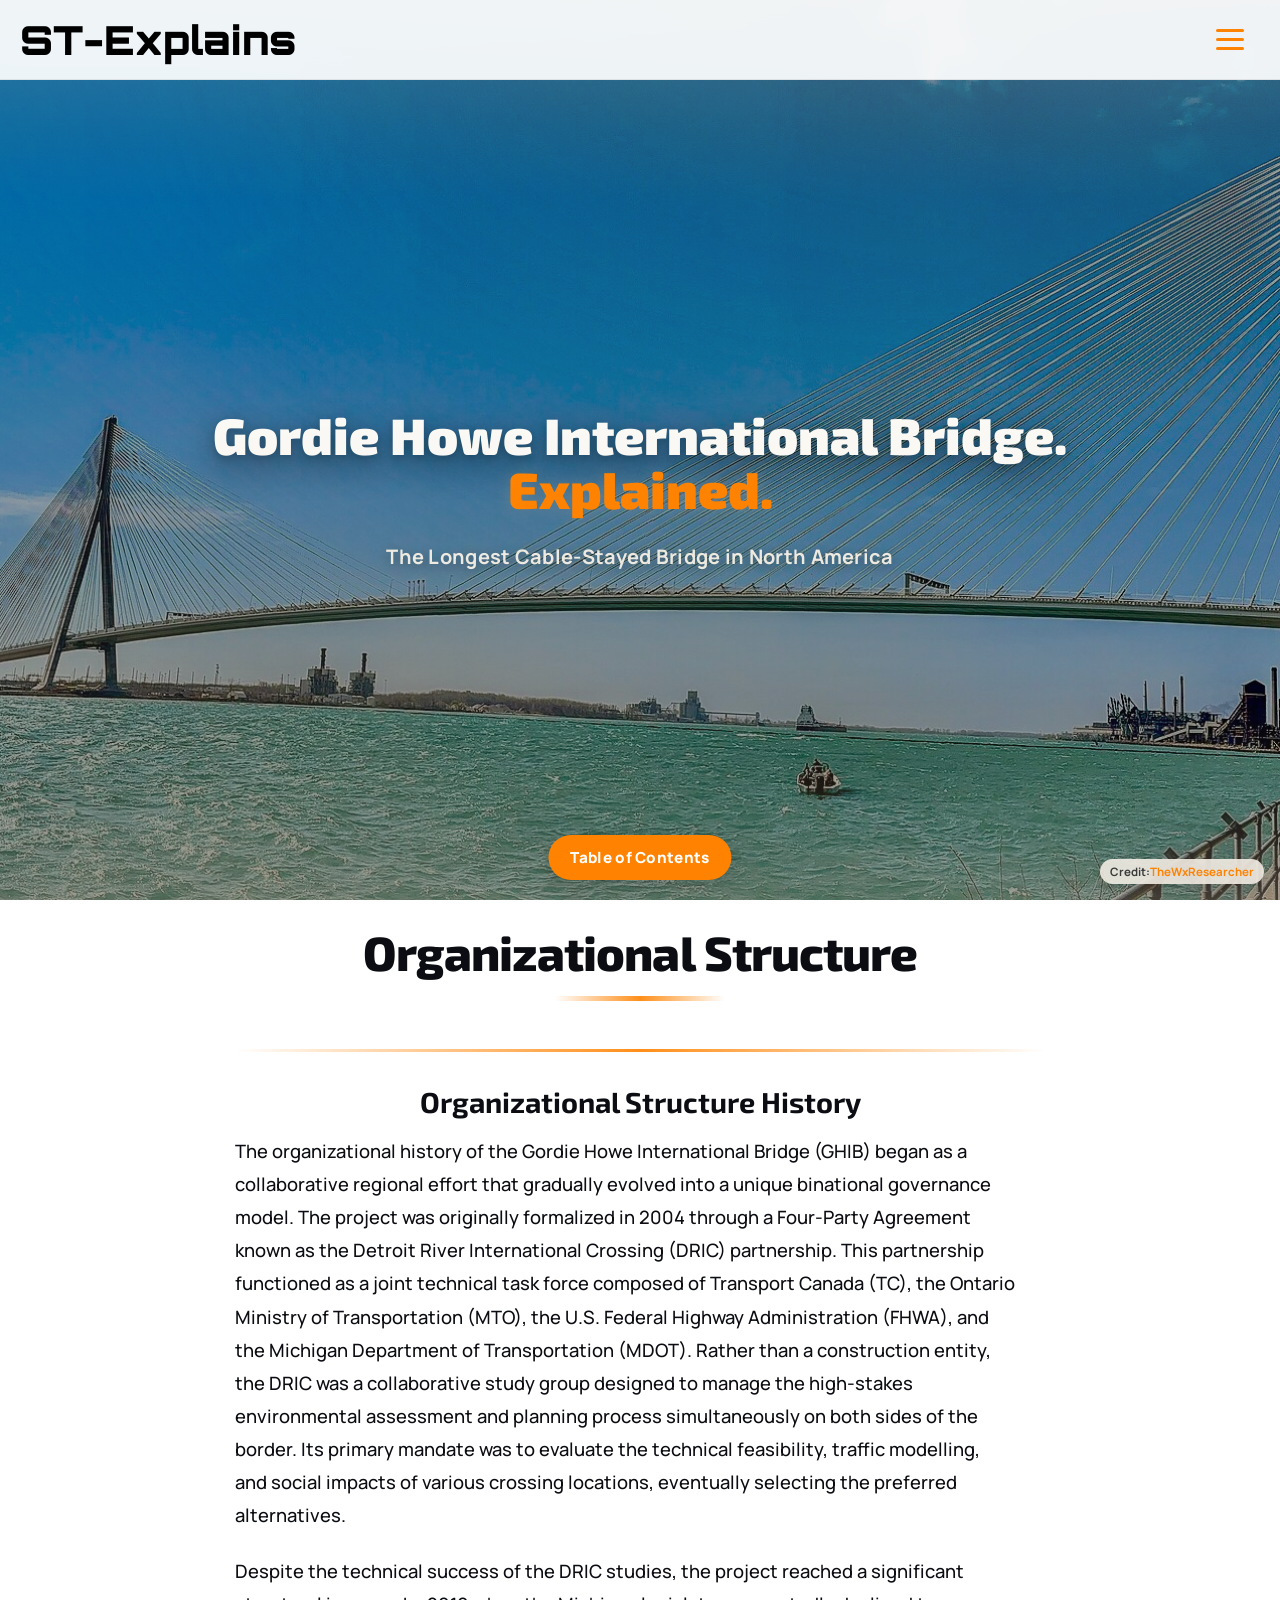
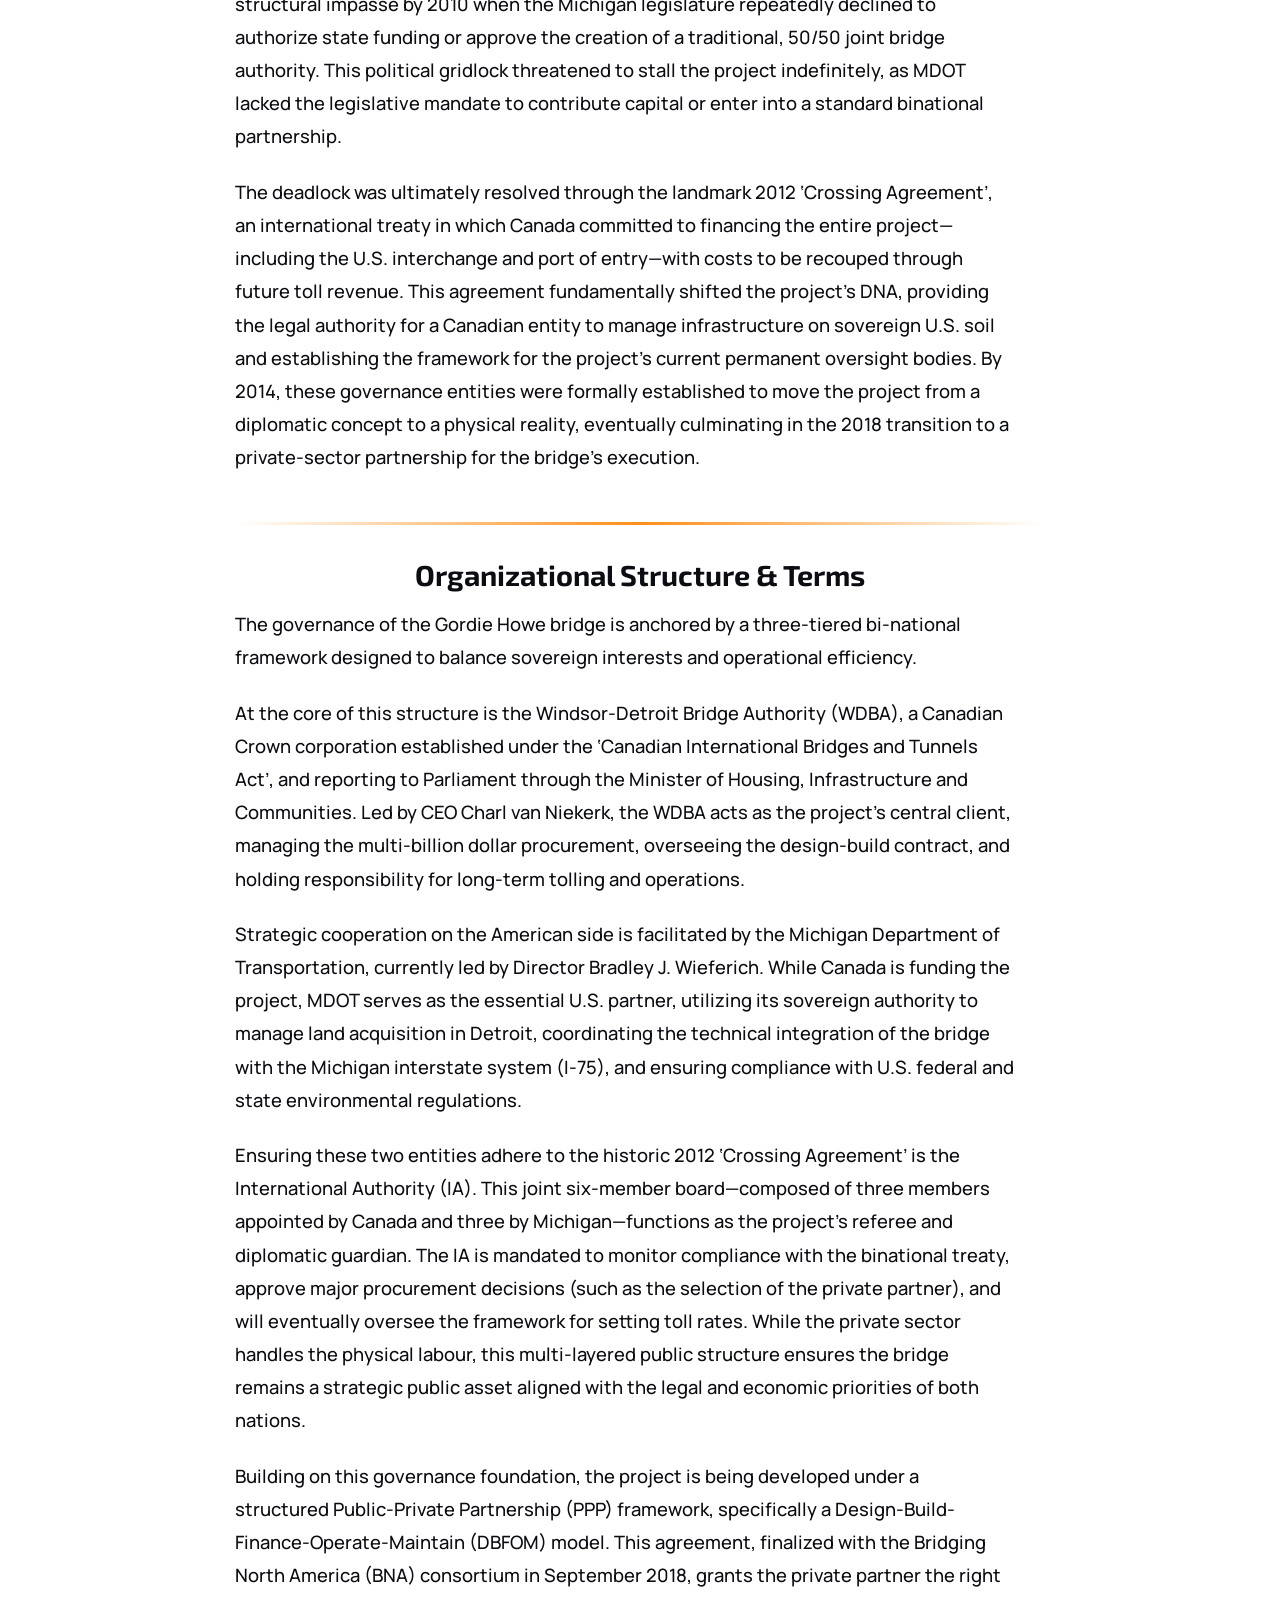
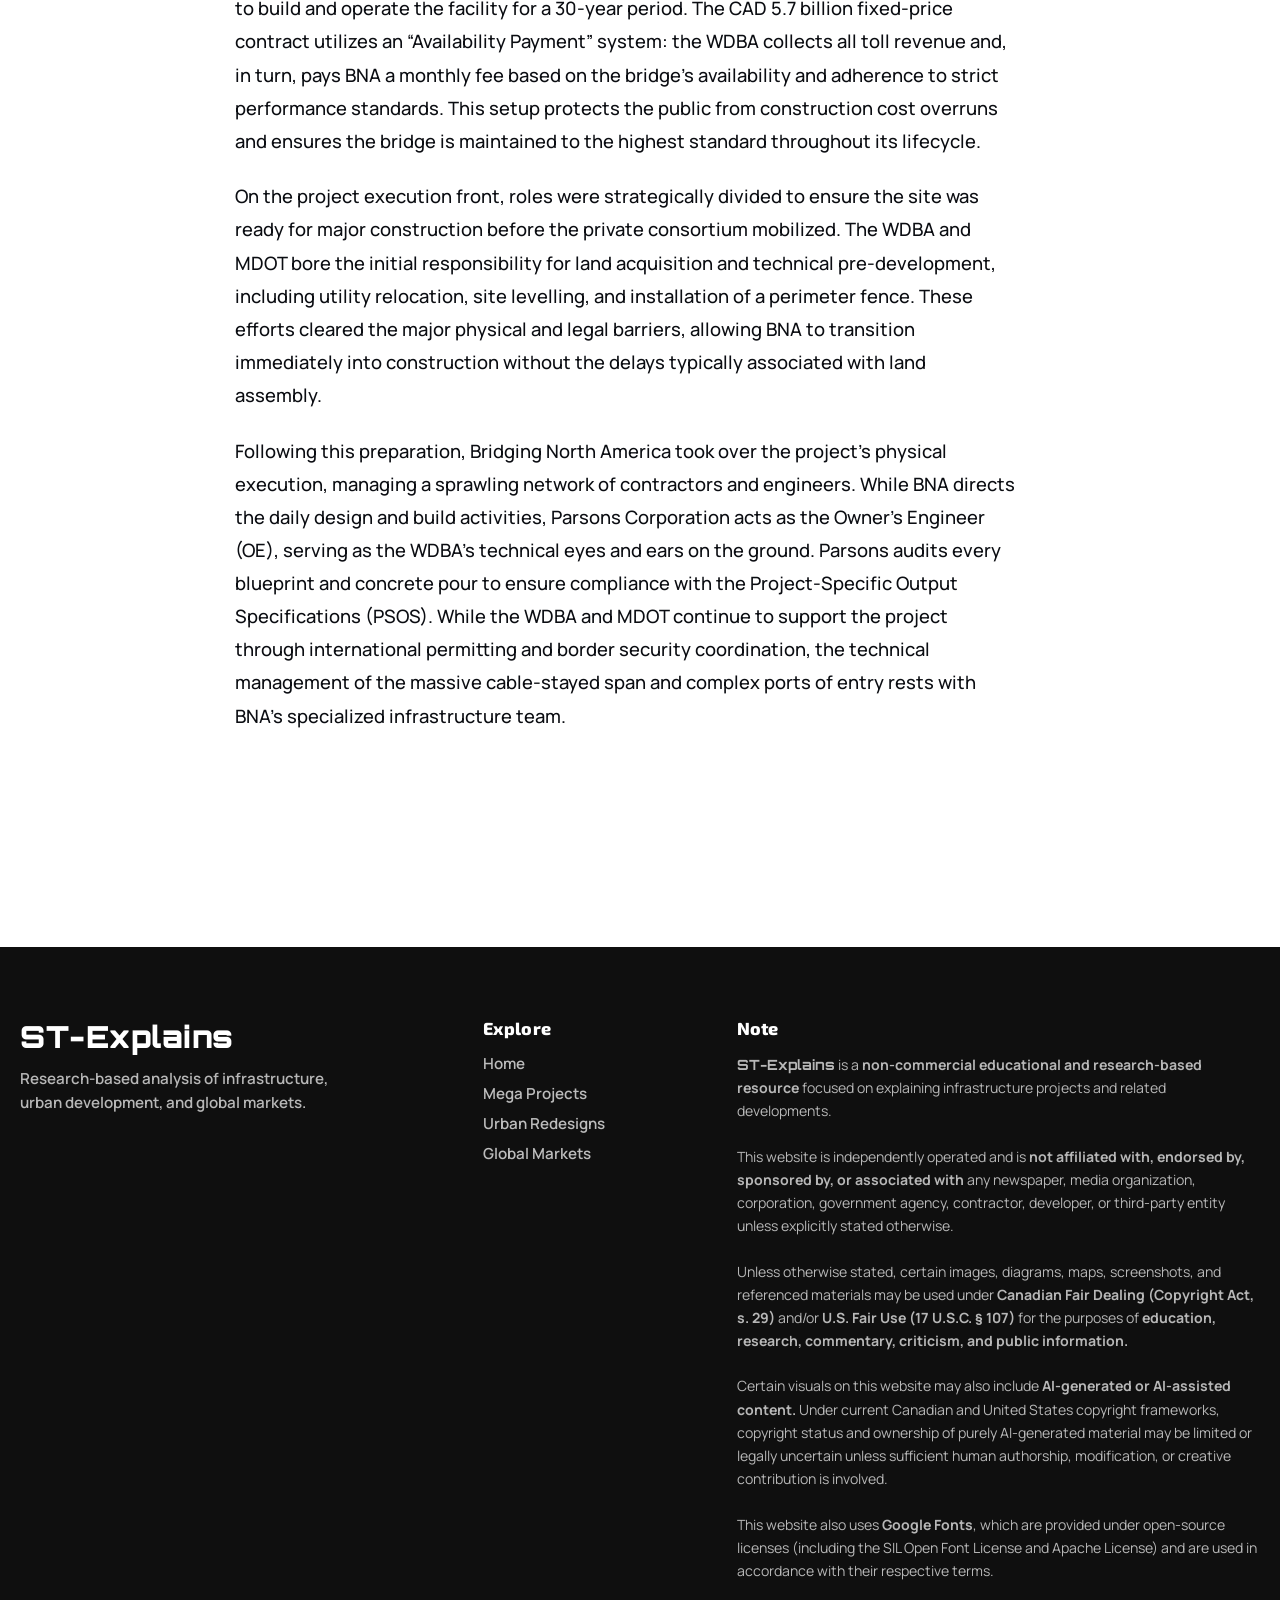
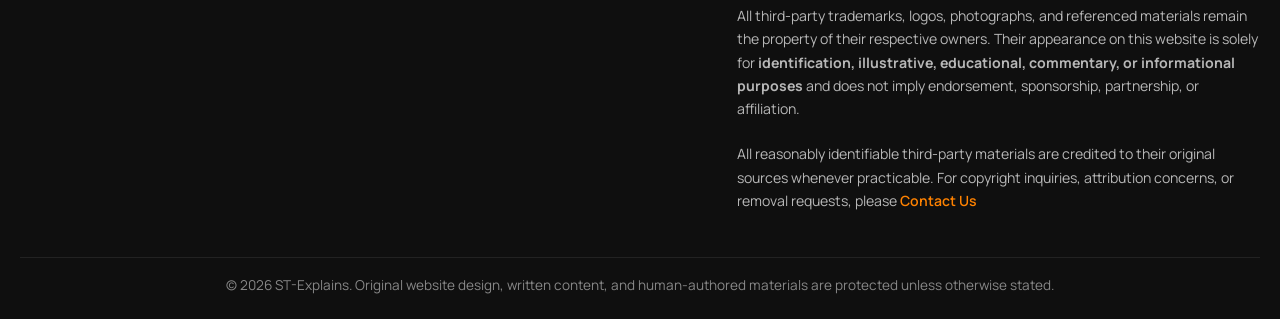
<file: Megaprojects/GHIB/GHIB-Organizatinal-Structure.html>
<!DOCTYPE html>
<html lang="en"></html>
    <head>
        <meta charset="UTF-8" />
        <meta name="viewport" content="width=device-width, initial-scale=1.0" />
        <title>ST-Explains</title>
        <link rel="preconnect" href="https://fonts.googleapis.com">
        <link rel="preconnect" href="https://fonts.gstatic.com" crossorigin>
        <link
            href="https://fonts.googleapis.com/css2?family=Orbitron:wght@500;700;800;900&family=Exo+2:wght@400;500;600;700;800&family=Manrope:wght@400;500;600;700;800&display=swap"
            rel="stylesheet"
        />
        <link rel="stylesheet" href="../megaproject-style.css">
    </head>
    <body>
        <!-- Navigation Bar & Hero Section -->
        <section class="hero">
            <img src="Gordie_Howe_International_Bridge_2026-04-21_1052.jpg" class="hero__bg" alt="Gordie Howe International Bridge in April 2026">

            <!-- IMAGE INFO BUTTON -->
            <div class="hero-image-info">
                <button class="hero-image-info__btn" aria-label="Image information">
                    <strong>Credit: </strong><a href="https://commons.wikimedia.org/wiki/User:TheWxResearcher"> TheWxResearcher</a>
                </button>

                <div class="hero-image-info__popup">
                    <h4>Image Information</h4>
                    <p>
                        <strong>Image courtesy:</strong> <a href="https://commons.wikimedia.org/wiki/User:TheWxResearcher">TheWxResearcher</a>;<br> 
                        <strong>Image sourced from:</strong> <a href="https://commons.wikimedia.org/wiki/File:Gordie_Howe_International_Bridge_2026-04-21_1052.jpg">Wikimedia Commons</a>;<br>
                        <strong>Gordie Howe International Bridge in April 2026, connecting Windsor, Ontario, and Detroit, Michigan<br>
                        (CCO 1.0 Universal <a href="https://commons.wikimedia.org/wiki/User:TheWxResearcher">TheWxResearcher</a>; used under <a href="https://creativecommons.org/publicdomain/zero/1.0/deed.en">CC0 1.0 Universal Public Domain Dedication</a> for educational/research-based explanation and illustrative purposes; unaltered).</strong> 
                    </p>
                </div>
            </div>
            
            <!-- Navigation Bar -->
            <nav class="navbar">
                <div class="navbar__container">
                    <a href="../../index.html" id="navbar__logo">ST-Explains</a>
                    <button id="mobile-menu" class="navbar__toggle" type="button">
                        <span class="bar"></span>
                        <span class="bar"></span>
                        <span class="bar"></span>
                    </button>
                    <ul class="navbar__menu" id="primary-navigation">
                        <li class="navbar__item">
                            <a href="../../index.html" class="navbar__links"><span class="nav-txt">Home</span></a>
                        </li>
                        <li class="navbar__item active">
                            <a href="../../megaprojects.html" class="navbar__links active"><span class="nav-txt">Mega Projects</span></a>
                        </li>
                        <li class="navbar__item">
                            <a href="../../cities.html" class="navbar__links"><span class="nav-txt">Urban Redesigns</span></a>
                        </li>
                        <li class="navbar__item">
                            <a href="../../industries.html" class="navbar__links"><span class="nav-txt">Global Markets</span></a>
                        </li>
                    </ul>
                </div>
            </nav>

            <!-- 🔥 MOBILE TOC TOGGLE BUTTON (NEW) -->
            <button class="toc-mobile-btn" id="toc-mobile-btn">
                Table of Contents
            </button>

            <!-- Hero Section -->
            <div class="hero__content">
                <div class="text-box">
                    <h1>Gordie Howe International Bridge. <br><span class="accent">Explained.</span></h1>
                    <p><strong>The Longest Cable-Stayed Bridge in North America</strong></p>
                </div>
            </div>
        </section>
        <!-- Content Section 1 -->
        <div class="page-layout">
            <aside class="toc-wrapper">
                <div class="toc-toggle">
                    <button id="toc-left" class="toc-toggle-btn toc-toggle-left">
                        <span class="arrow">◀</span>
                        <span class="label">Sections</span>
                    </button>
                    <button id="toc-right" class="toc-toggle-btn toc-toggle-right">
                        <span class="label">Organizational<br>Structure</span>
                        <span class="arrow">▶</span>
                    </button>
                </div>
                <nav class="toc-panel toc-panel--macro active">
                    <h4>Sections</h4>
                    <ul>
                        <li><a href="GHIB.html">Introduction</a></li>
                        <li><a href="GHIB-History.html">History</a></li>
                        <li><a href="GHIB-Master-Plan.html">Detailed Master Plan</a></li>
                        <li><a href="GHIB-Finances.html">Finances</a></li>
                        <li><a href="GHIB-Organizatinal-Structure.html">Organizational Structure</a></li>
                        <li><a href="GHIB-Current-Progress.html">Current Progress</a></li>
                    </ul>
                </nav>
                <nav class="toc-panel toc-panel--micro">
                    <h4>Organizational Structure</h4>
                    <ul>
                        <li><a href="#organ-structure-history">Organizational Structure History</a></li>
                        <li><a href="#organ-structure">Organizational Structure & Terms</a></li>
                    </ul>
                </nav>
            </aside>
            <section class="Heading_1">
                <h1>Organizational Structure</h1>

                    <h2 id="organ-structure-history">Organizational Structure History</h2>
                        <p>
                            The organizational history of the Gordie Howe International Bridge (GHIB) began as a collaborative regional effort that gradually evolved into a unique binational governance model. The project was originally formalized in 2004 through a Four-Party Agreement known as the Detroit River International Crossing (DRIC) partnership. This partnership functioned as a joint technical task force composed of Transport Canada (TC), the Ontario Ministry of Transportation (MTO), the U.S. Federal Highway Administration (FHWA), and the Michigan Department of Transportation (MDOT). Rather than a construction entity, the DRIC was a collaborative study group designed to manage the high-stakes environmental assessment and planning process simultaneously on both sides of the border. Its primary mandate was to evaluate the technical feasibility, traffic modelling, and social impacts of various crossing locations, eventually selecting the preferred alternatives.
                        </p>
                        <p>
                            Despite the technical success of the DRIC studies, the project reached a significant structural impasse by 2010 when the Michigan legislature repeatedly declined to authorize state funding or approve the creation of a traditional, 50/50 joint bridge authority. This political gridlock threatened to stall the project indefinitely, as MDOT lacked the legislative mandate to contribute capital or enter into a standard binational partnership. 
                        </p>
                        <p>
                            The deadlock was ultimately resolved through the landmark 2012 ‘Crossing Agreement’, an international treaty in which Canada committed to financing the entire project—including the U.S. interchange and port of entry—with costs to be recouped through future toll revenue. This agreement fundamentally shifted the project’s DNA, providing the legal authority for a Canadian entity to manage infrastructure on sovereign U.S. soil and establishing the framework for the project's current permanent oversight bodies. By 2014, these governance entities were formally established to move the project from a diplomatic concept to a physical reality, eventually culminating in the 2018 transition to a private-sector partnership for the bridge's execution.
                        </p>
                    
                    <h2 id="organ-structure">Organizational Structure & Terms</h2>
                        <p>
                            The governance of the Gordie Howe bridge is anchored by a three-tiered bi-national framework designed to balance sovereign interests and operational efficiency. 
                        </p>
                        <p>
                            At the core of this structure is the Windsor-Detroit Bridge Authority (WDBA), a Canadian Crown corporation established under the ‘Canadian International Bridges and Tunnels Act’, and reporting to Parliament through the Minister of Housing, Infrastructure and Communities. Led by CEO Charl van Niekerk, the WDBA acts as the project’s central client, managing the multi-billion dollar procurement, overseeing the design-build contract, and holding responsibility for long-term tolling and operations.
                        </p>
                        <p>
                            Strategic cooperation on the American side is facilitated by the Michigan Department of Transportation, currently led by Director Bradley J. Wieferich. While Canada is funding the project, MDOT serves as the essential U.S. partner, utilizing its sovereign authority to manage land acquisition in Detroit, coordinating the technical integration of the bridge with the Michigan interstate system (I-75), and ensuring compliance with U.S. federal and state environmental regulations.
                        </p> 
                        <p>
                            Ensuring these two entities adhere to the historic 2012 ‘Crossing Agreement’ is the International Authority (IA). This joint six-member board—composed of three members appointed by Canada and three by Michigan—functions as the project's referee and diplomatic guardian. The IA is mandated to monitor compliance with the binational treaty, approve major procurement decisions (such as the selection of the private partner), and will eventually oversee the framework for setting toll rates. While the private sector handles the physical labour, this multi-layered public structure ensures the bridge remains a strategic public asset aligned with the legal and economic priorities of both nations.
                        </p>
                        <p>
                            Building on this governance foundation, the project is being developed under a structured Public-Private Partnership (PPP) framework, specifically a Design-Build-Finance-Operate-Maintain (DBFOM) model. This agreement, finalized with the Bridging North America (BNA) consortium in September 2018, grants the private partner the right to build and operate the facility for a 30-year period. The CAD 5.7 billion fixed-price contract utilizes an “Availability Payment” system: the WDBA collects all toll revenue and, in turn, pays BNA a monthly fee based on the bridge’s availability and adherence to strict performance standards. This setup protects the public from construction cost overruns and ensures the bridge is maintained to the highest standard throughout its lifecycle.
                        </p>
                        <p>
                            On the project execution front, roles were strategically divided to ensure the site was ready for major construction before the private consortium mobilized. The WDBA and MDOT bore the initial responsibility for land acquisition and technical pre-development, including utility relocation, site levelling, and installation of a perimeter fence. These efforts cleared the major physical and legal barriers, allowing BNA to transition immediately into construction without the delays typically associated with land assembly.
                        </p>
                        <p>
                            Following this preparation, Bridging North America took over the project’s physical execution, managing a sprawling network of contractors and engineers. While BNA directs the daily design and build activities, Parsons Corporation acts as the Owner’s Engineer (OE), serving as the WDBA’s technical eyes and ears on the ground. Parsons audits every blueprint and concrete pour to ensure compliance with the Project-Specific Output Specifications (PSOS). While the WDBA and MDOT continue to support the project through international permitting and border security coordination, the technical management of the massive cable-stayed span and complex ports of entry rests with BNA’s specialized infrastructure team.
                        </p>
            </section>
            <div></div>
        </div>
        <div class="toc-overlay"></div>

        <!-- FOOTER -->
        <footer class="site-footer">

            <div class="footer-container">

                <!-- Brand -->
                <div class="footer-brand">
                    <h2>ST-Explains</h2>
                    <p>
                        Research-based analysis of infrastructure, urban development, and global markets.
                    </p>
                </div>

                <!-- Links -->
                <div class="footer-links">
                    <h4>Explore</h4>
                    <a href="../../index.html">Home</a>
                    <a href="../../megaprojects.html">Mega Projects</a>
                    <a href="../../cities.html">Urban Redesigns</a>
                    <a href="../../industries.html">Global Markets</a>
                </div>

                <!-- Social / Note -->
                <div class="footer-note">
                    <h4>Note</h4>
                    <p>
                        <strong style="font-family: 'Orbitron', sans-serif;">ST-Explains</strong> is a <strong>non-commercial educational and research-based resource</strong> 
                        focused on explaining infrastructure projects and related developments.
                    </p>
                    <br>
                    <p>
                        This website is independently operated and is 
                        <strong>not affiliated with, endorsed by, sponsored by, or associated with</strong> 
                        any newspaper, media organization, corporation, government agency, contractor, developer, 
                        or third-party entity unless explicitly stated otherwise.
                    </p>
                    <br>
                    <p>
                        Unless otherwise stated, certain images, diagrams, maps, screenshots, and referenced materials 
                        may be used under <strong>Canadian Fair Dealing (Copyright Act, s. 29)</strong> and/or 
                        <strong>U.S. Fair Use (17 U.S.C. § 107)</strong> for the purposes of 
                        <strong>education, research, commentary, criticism, and public information.</strong>
                    </p>
                    <br>
                    <p>
                        Certain visuals on this website may also include 
                        <strong>AI-generated or AI-assisted content.</strong>
                        Under current Canadian and United States copyright frameworks, copyright status and ownership 
                        of purely AI-generated material may be limited or legally uncertain unless sufficient human authorship, 
                        modification, or creative contribution is involved.
                    </p>
                    <br>
                    <p>
                        This website also uses <strong>Google Fonts</strong>, which are provided under open-source
                        licenses (including the SIL Open Font License and Apache License) and are used in accordance
                        with their respective terms.
                    </p>
                    <br>
                    <p>
                        All third-party trademarks, logos, photographs, and referenced materials remain the property 
                        of their respective owners. Their appearance on this website is solely for 
                        <strong>identification, illustrative, educational, commentary, or informational purposes</strong> 
                        and does not imply endorsement, sponsorship, partnership, or affiliation.
                    </p>
                    <br>
                    <p>
                        All reasonably identifiable third-party materials are credited to their original sources whenever practicable.
                        For copyright inquiries, attribution concerns, or removal requests, please  
                        <a class="footer-links" href="mailto:st.explains26@gmail.com?subject=ST-Explains%20Inquiry">
                            Contact Us
                        </a>
                    </p>
                </div>

            </div>

            <!-- Bottom bar -->
            <div class="footer-bottom">
                <p>
                    © 2026 ST-Explains. Original website design, written content, and human-authored materials 
                    are protected unless otherwise stated.
                </p>
            </div>
        </footer>
        <script src="../megaproject-app.js"></script>
    </body>
</html>
</file>
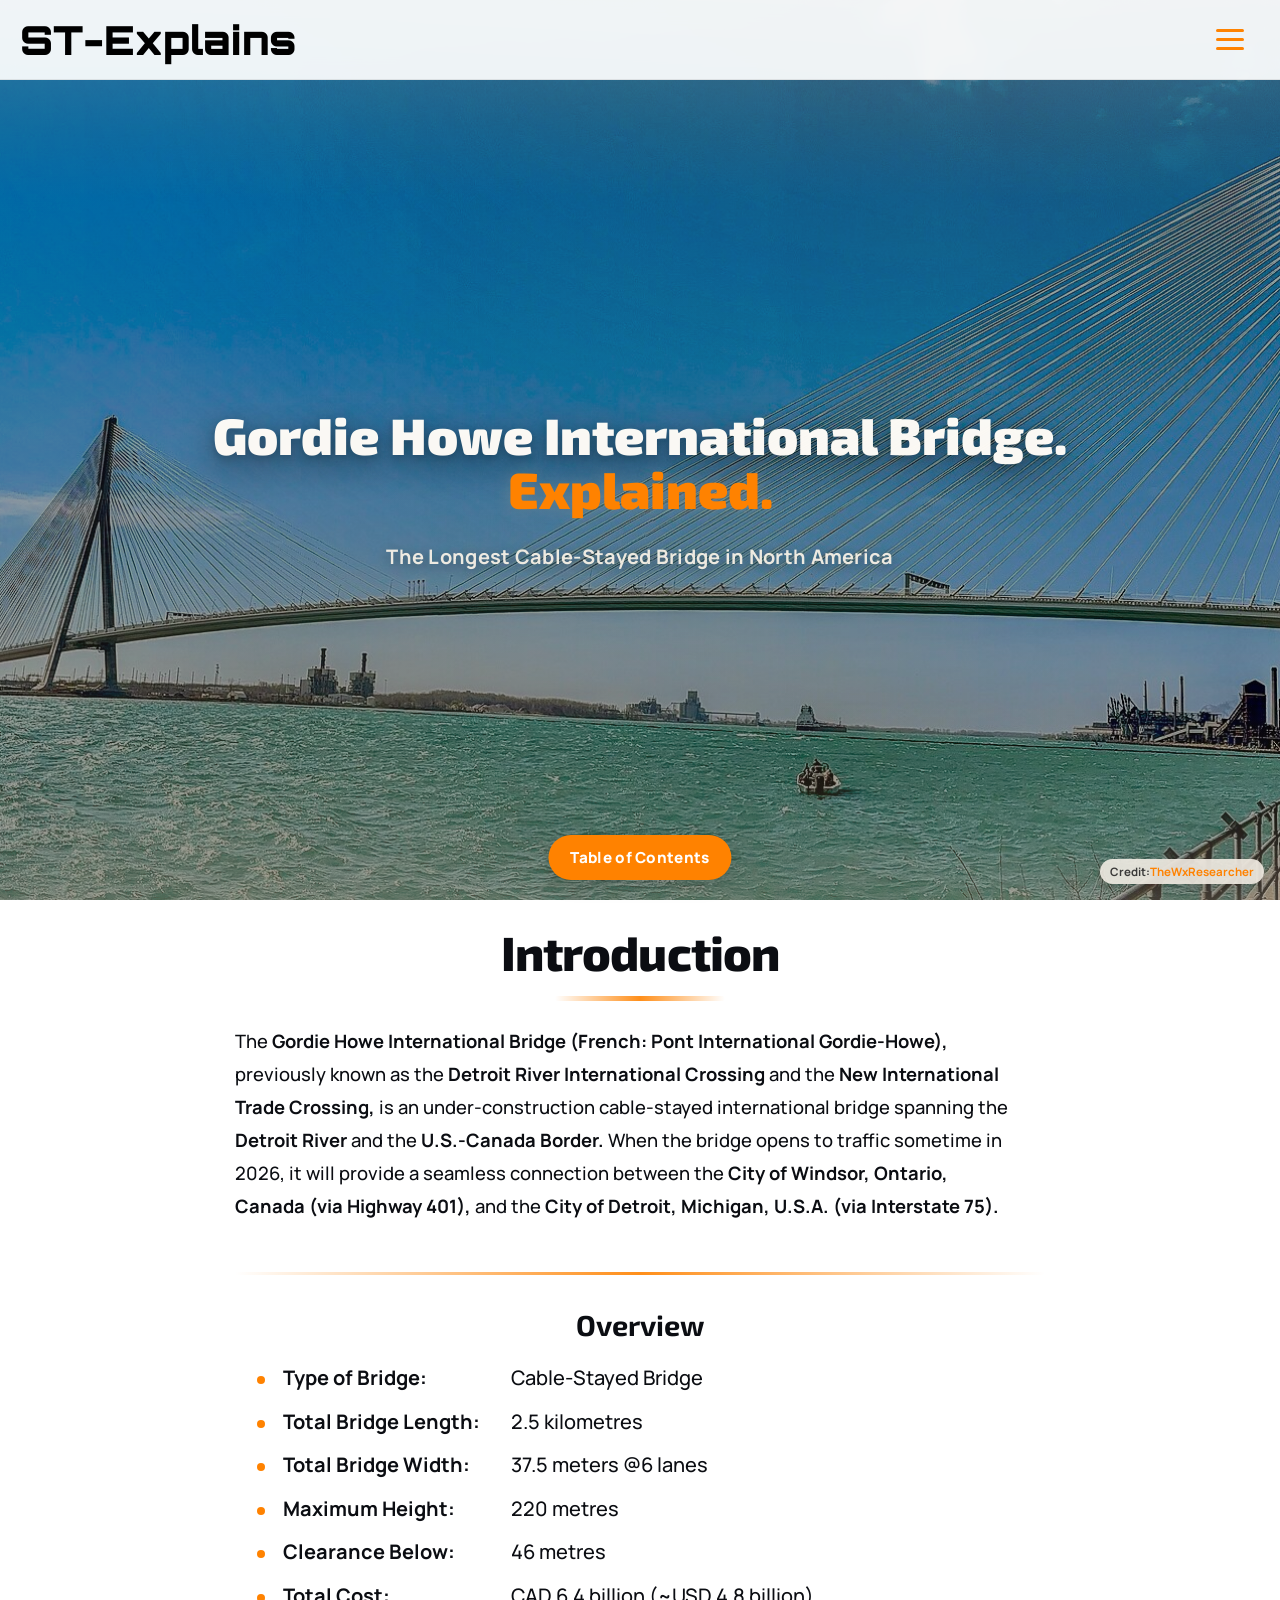
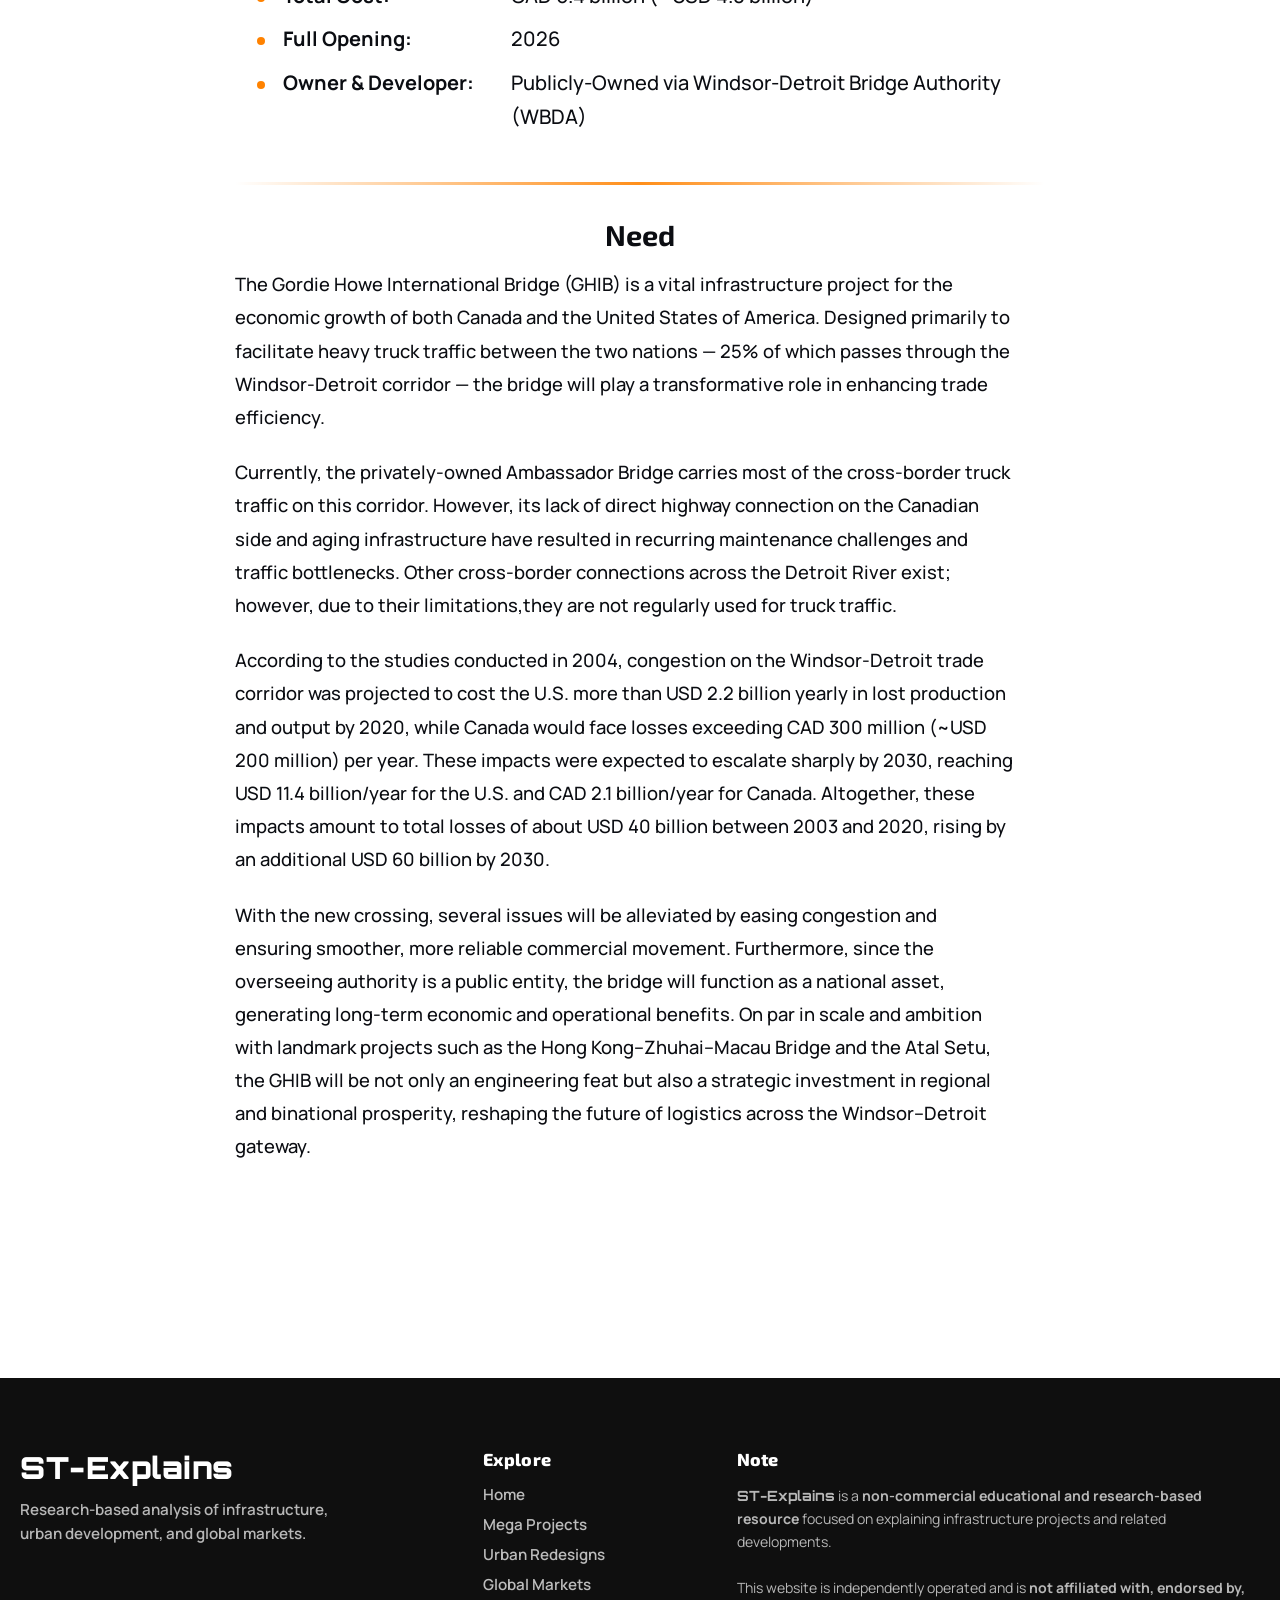
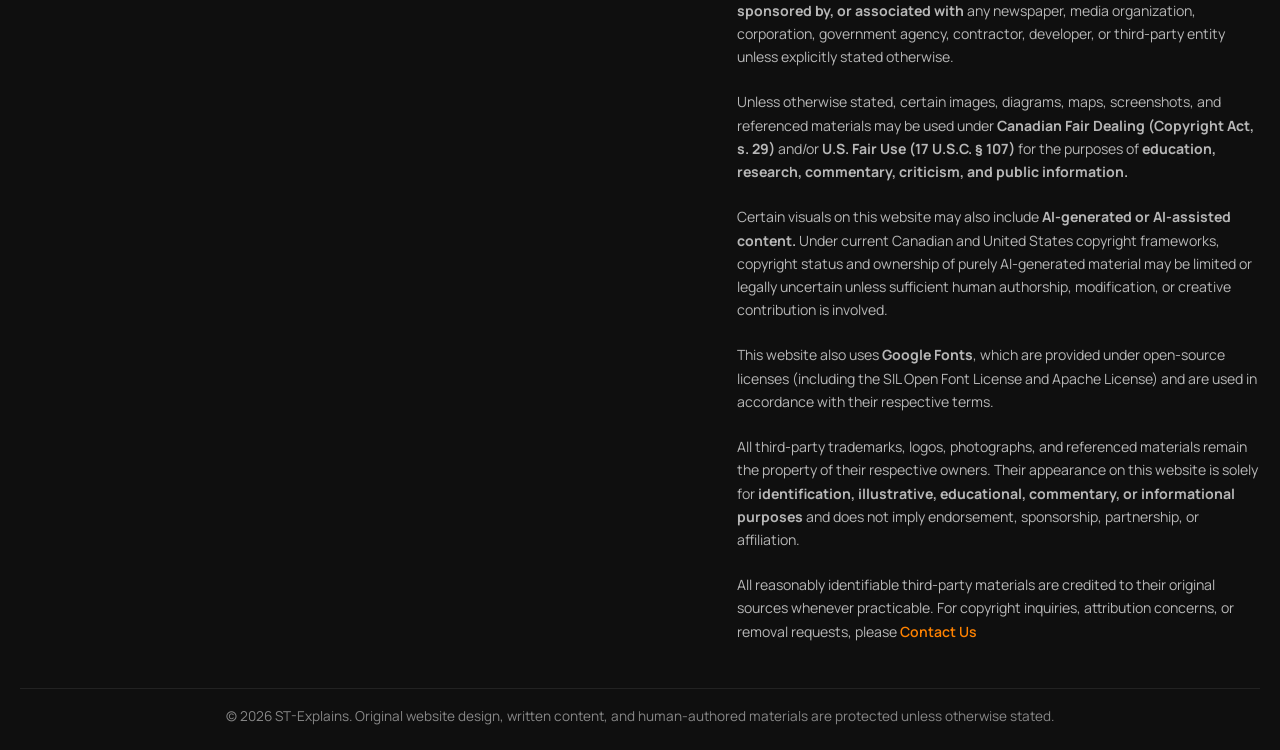
<file: Megaprojects/GHIB/GHIB.html>
<!DOCTYPE html>
<html lang="en">
    <head>
        <meta charset="UTF-8" />
        <meta name="viewport" content="width=device-width, initial-scale=1.0" />
        <title>ST-Explains</title>
        <link rel="preconnect" href="https://fonts.googleapis.com">
        <link rel="preconnect" href="https://fonts.gstatic.com" crossorigin>
        <link
            href="https://fonts.googleapis.com/css2?family=Orbitron:wght@500;700;800;900&family=Exo+2:wght@400;500;600;700;800&family=Manrope:wght@400;500;600;700;800&display=swap"
            rel="stylesheet"
        />
        <link rel="stylesheet" href="../megaproject-style.css">
    </head>
    <body>
        <!-- Navigation Bar & Hero Section -->
        <section class="hero">
            <img src="Gordie_Howe_International_Bridge_2026-04-21_1052.jpg" class="hero__bg" alt="Gordie Howe International Bridge in April 2026">
        
            <!-- IMAGE INFO BUTTON -->
            <div class="hero-image-info">
                <button class="hero-image-info__btn" aria-label="Image information">
                    <strong>Credit: </strong><a href="https://commons.wikimedia.org/wiki/User:TheWxResearcher"> TheWxResearcher</a>
                </button>

                <div class="hero-image-info__popup">
                    <h4>Image Information</h4>
                    <p>
                        <strong>Image courtesy:</strong> <a href="https://commons.wikimedia.org/wiki/User:TheWxResearcher">TheWxResearcher</a>;<br> 
                        <strong>Image sourced from:</strong> <a href="https://commons.wikimedia.org/wiki/File:Gordie_Howe_International_Bridge_2026-04-21_1052.jpg">Wikimedia Commons</a>;<br>
                        <strong>Gordie Howe International Bridge in April 2026, connecting Windsor, Ontario, and Detroit, Michigan<br>
                        (CCO 1.0 Universal <a href="https://commons.wikimedia.org/wiki/User:TheWxResearcher">TheWxResearcher</a>; used under <a href="https://creativecommons.org/publicdomain/zero/1.0/deed.en">CC0 1.0 Universal Public Domain Dedication</a> for educational/research-based explanation and illustrative purposes; unaltered).</strong> 
                    </p>
                </div>
            </div>
            
            <!-- Navigation Bar -->
            <nav class="navbar">
                <div class="navbar__container">
                    <a href="../../index.html" id="navbar__logo">ST-Explains</a>
                    <button id="mobile-menu" class="navbar__toggle" type="button">
                        <span class="bar"></span>
                        <span class="bar"></span>
                        <span class="bar"></span>
                    </button>
                    <ul class="navbar__menu" id="primary-navigation">
                        <li class="navbar__item">
                            <a href="../../index.html" class="navbar__links"><span class="nav-txt">Home</span></a>
                        </li>
                        <li class="navbar__item active">
                            <a href="../../megaprojects.html" class="navbar__links active"><span class="nav-txt">Mega Projects</span></a>
                        </li>
                        <li class="navbar__item">
                            <a href="../../cities.html" class="navbar__links"><span class="nav-txt">Urban Redesigns</span></a>
                        </li>
                        <li class="navbar__item">
                            <a href="../../industries.html" class="navbar__links"><span class="nav-txt">Global Markets</span></a>
                        </li>
                    </ul>
                </div>
            </nav>

            <!-- 🔥 MOBILE TOC TOGGLE BUTTON (NEW) -->
            <button class="toc-mobile-btn" id="toc-mobile-btn">
                Table of Contents
            </button>

            <!-- Hero Section -->
            <div class="hero__content">
                <div class="text-box">
                    <h1>Gordie Howe International Bridge. <br><span class="accent">Explained.</span></h1>
                    <p><strong>The Longest Cable-Stayed Bridge in North America</strong></p>
                </div>
            </div>
        </section>
        <!-- Content Section 1 -->
        <div class="page-layout">
            <aside class="toc-wrapper">
                <div class="toc-toggle">
                    <button id="toc-left" class="toc-toggle-btn toc-toggle-left">
                        <span class="arrow">◀</span>
                        <span class="label">Sections</span>
                    </button>
                    <button id="toc-right" class="toc-toggle-btn toc-toggle-right">
                        <span class="label">Introduction</span>
                        <span class="arrow">▶</span>
                    </button>
                </div>
                <nav class="toc-panel toc-panel--macro active">
                    <h4>Sections</h4>
                    <ul>
                        <li><a href="GHIB.html">Introduction</a></li>
                        <li><a href="GHIB-History.html">History</a></li>
                        <li><a href="GHIB-Master-Plan.html">Detailed Master Plan</a></li>
                        <li><a href="GHIB-Finances.html">Finances</a></li>
                        <li><a href="GHIB-Organizatinal-Structure.html">Organizational Structure</a></li>
                        <li><a href="GHIB-Current-Progress.html">Current Progress</a></li>
                    </ul>
                </nav>
                <nav class="toc-panel toc-panel--micro">
                    <h4>Introduction</h4>
                    <ul>
                        <li><a href="#overview">Overview</a></li>
                        <li><a href="#need">Need</a></li>
                    </ul>
                </nav>
            </aside>
            <section class="Heading_1"> 
                <h1>Introduction</h1>
                    <p>
                        The <strong>Gordie Howe International Bridge (French: Pont International Gordie-Howe),</strong> previously known as the <strong>Detroit River International Crossing</strong> and the <strong>New International Trade Crossing,</strong> is an under-construction cable-stayed international bridge spanning the <strong>Detroit River</strong> and the <strong>U.S.-Canada Border.</strong> When the bridge opens to traffic sometime in 2026, it will provide a seamless connection between the <strong>City of Windsor, Ontario, Canada (via Highway 401),</strong> and the <strong>City of Detroit, Michigan, U.S.A. (via Interstate 75).</strong>
                    </p>

                    <h2 id="overview">Overview</h2>
                        <ul class="spec-list">
                            <li><strong>Type of Bridge:</strong><span> Cable-Stayed Bridge</span></li>
                            <li><strong>Total Bridge Length:</strong><span> 2.5 kilometres</span></li>
                            <li><strong>Total Bridge Width:</strong><span> 37.5 meters @6 lanes</span></li>
                            <li><strong>Maximum Height:</strong><span> 220 metres</span></li>
                            <li><strong>Clearance Below:</strong><span> 46 metres</span></li>
                            <li><strong>Total Cost:</strong><span> CAD 6.4 billion (~USD 4.8 billion)</span></li>
                            <li><strong>Full Opening:</strong><span> 2026</span></li>
                            <li><strong>Owner & Developer:</strong><span> Publicly-Owned via Windsor-Detroit Bridge Authority (WBDA)</span></li>
                        </ul>
                    
                    <h2 id="need">Need</h2>
                        <p>
                            The Gordie Howe International Bridge (GHIB) is a vital infrastructure project for the economic growth of both Canada and the United States of America. Designed primarily to facilitate heavy truck traffic between the two nations — 25% of which passes through the Windsor-Detroit corridor — the bridge will play a transformative role in enhancing trade efficiency.
                        </p>
                        <p>
                            Currently, the privately-owned Ambassador Bridge carries most of the cross-border truck traffic on this corridor. However, its lack of direct highway connection on the Canadian side and aging infrastructure have resulted in recurring maintenance challenges and traffic bottlenecks. Other cross-border connections across the Detroit River exist; however, due to their limitations,they are not regularly used for truck traffic.
                        </p>
                        <p>
                            According to the studies conducted in 2004, congestion on the Windsor-Detroit trade corridor was projected to cost the U.S. more than USD 2.2 billion yearly in lost production and output by 2020, while Canada would face losses exceeding CAD 300 million (~USD 200 million) per year. These impacts were expected to escalate sharply by 2030, reaching USD 11.4 billion/year for the U.S. and CAD 2.1 billion/year for Canada. Altogether, these impacts amount to total losses of about USD 40 billion between 2003 and 2020, rising by an additional USD 60 billion by 2030.
                        </p> 
                        <p>
                            With the new crossing, several issues will be alleviated by easing congestion and ensuring smoother, more reliable commercial movement. Furthermore, since the overseeing authority is a public entity, the bridge will function as a national asset, generating long-term economic and operational benefits. On par in scale and ambition with landmark projects such as the Hong Kong–Zhuhai–Macau Bridge and the Atal Setu, the GHIB will be not only an engineering feat but also a strategic investment in regional and binational prosperity, reshaping the future of logistics across the Windsor–Detroit gateway.
                        </p>
            </section>
            <div></div>
        </div>
        <div class="toc-overlay"></div>
        
        <!-- FOOTER -->
        <footer class="site-footer">

            <div class="footer-container">

                <!-- Brand -->
                <div class="footer-brand">
                    <h2>ST-Explains</h2>
                    <p>
                        Research-based analysis of infrastructure, urban development, and global markets.
                    </p>
                </div>

                <!-- Links -->
                <div class="footer-links">
                    <h4>Explore</h4>
                    <a href="../../index.html">Home</a>
                    <a href="../../megaprojects.html">Mega Projects</a>
                    <a href="../../cities.html">Urban Redesigns</a>
                    <a href="../../industries.html">Global Markets</a>
                </div>

                <!-- Social / Note -->
                <div class="footer-note">
                    <h4>Note</h4>
                    <p>
                        <strong style="font-family: 'Orbitron', sans-serif;">ST-Explains</strong> is a <strong>non-commercial educational and research-based resource</strong> 
                        focused on explaining infrastructure projects and related developments.
                    </p>
                    <br>
                    <p>
                        This website is independently operated and is 
                        <strong>not affiliated with, endorsed by, sponsored by, or associated with</strong> 
                        any newspaper, media organization, corporation, government agency, contractor, developer, 
                        or third-party entity unless explicitly stated otherwise.
                    </p>
                    <br>
                    <p>
                        Unless otherwise stated, certain images, diagrams, maps, screenshots, and referenced materials 
                        may be used under <strong>Canadian Fair Dealing (Copyright Act, s. 29)</strong> and/or 
                        <strong>U.S. Fair Use (17 U.S.C. § 107)</strong> for the purposes of 
                        <strong>education, research, commentary, criticism, and public information.</strong>
                    </p>
                    <br>
                    <p>
                        Certain visuals on this website may also include 
                        <strong>AI-generated or AI-assisted content.</strong>
                        Under current Canadian and United States copyright frameworks, copyright status and ownership 
                        of purely AI-generated material may be limited or legally uncertain unless sufficient human authorship, 
                        modification, or creative contribution is involved.
                    </p>
                    <br>
                    <p>
                        This website also uses <strong>Google Fonts</strong>, which are provided under open-source
                        licenses (including the SIL Open Font License and Apache License) and are used in accordance
                        with their respective terms.
                    </p>
                    <br>
                    <p>
                        All third-party trademarks, logos, photographs, and referenced materials remain the property 
                        of their respective owners. Their appearance on this website is solely for 
                        <strong>identification, illustrative, educational, commentary, or informational purposes</strong> 
                        and does not imply endorsement, sponsorship, partnership, or affiliation.
                    </p>
                    <br>
                    <p>
                        All reasonably identifiable third-party materials are credited to their original sources whenever practicable.
                        For copyright inquiries, attribution concerns, or removal requests, please  
                        <a class="footer-links" href="mailto:st.explains26@gmail.com?subject=ST-Explains%20Inquiry">
                            Contact Us
                        </a>
                    </p>
                </div>

            </div>

            <!-- Bottom bar -->
            <div class="footer-bottom">
                <p>
                    © 2026 ST-Explains. Original website design, written content, and human-authored materials 
                    are protected unless otherwise stated.
                </p>
            </div>
        </footer>
        <script src="../megaproject-app.js"></script>
    </body>
</html>
</file>
<file: style.css>
:root {
    /* ============================= */
    /* Base Colors */
    --white-primary: #FFFFFF;
    --white-muted: #F5F5F5;

    --black-primary: #000000;
    --black-secondary: #1C1C1C;

    /* ============================= */
    /* Text Colors */
    --text-primary: #0b0d12;
    --text-secondary: #4f545c;
    --text-secondary-overlay: #1f2328;
    --text-muted: #C4C4C4;
    --text-inverse: #FFFFFF;

    /* ============================= */
    /* Accent Colors (Construction Theme) */
    --accent-primary: #FF8200;   /* Industrial Reddish-Orange */
    --accent-secondary: #FF9C00; /* Construction Gold */

    /* ============================= */
    /* UI Elements */
    --background-main: var(--white-primary);
    --background-section: var(--white-muted);

    --navbar-bg: var(--white-primary);
    --footer-bg: var(--black-primary);

    --link-default: var(--accent-primary);
    --link-hover: var(--accent-secondary);

    --button-primary-bg: var(--accent-primary);
    --button-primary-text: var(--text-inverse);
    --button-primary-hover-bg: var(--accent-secondary);
    --button-primary-hover-text: var(--text-inverse);

    --divider-color: #353535;
    --border-light: #e0e0e0;

    /* Navbar height */
    --navbar-height: 80px;
}

/* =========================================================
   RESET & BASE
========================================================= */
html {
    scroll-behavior: smooth;
    margin: 0;
    padding: 0;
}

* {
    margin: 0;
    padding: 0;
    box-sizing: border-box;
}

body {
    background-color: var(--white-primary);
    color: var(--text-primary);
    margin: 0;
    padding: 0;
    -webkit-font-smoothing: antialiased;
    -moz-osx-font-smoothing: grayscale;
    text-rendering: optimizeLegibility;
}

/* =========================================================
   FONT Hierarchy
========================================================= */
body,
p,
a,
li,
span,
button,
input,
textarea {
    font-family: 'Manrope', sans-serif;
}

/* Headings */

.text-box h1, .text-box h1 .accent,
.section-heading h1,
.About_Section h1,
.topic-card h3, .topic-card h3 .accent,
.article-card h3, .article-card h3 .accent,
.quote-section blockquote {
    font-family: 'Exo 2', sans-serif;
}
/* Logo */

#navbar__logo,
.footer-brand h2 {
    font-family: 'Orbitron', sans-serif;
}
/* =========================================================
   NAVBAR
========================================================= */
.navbar {
    position: fixed;
    top: 0;
    left: 0;
    width: 100%;
    height: var(--navbar-height);
    z-index: 9999;
    background: rgba(255, 255, 255, 0.92); /* slightly translucent */
    backdrop-filter: blur(10px);          /* modern glass effect */
    -webkit-backdrop-filter: blur(10px);
    border-bottom: 1px solid rgba(0,0,0,0.08);
}

.navbar__container {
    max-width: 1300px;
    height: 100%;
    margin: 0 auto;
    padding: 0 20px;
    display: flex;
    justify-content: space-between;
    align-items: center;
}

/* Logo */
#navbar__logo {
    font-size: 2.5rem;
    font-weight: 900;
    color: var(--black-primary);
    text-decoration: none;
}

/* Menu */
.navbar__menu {
    display: flex;
    list-style: none;
    align-items: center;
}

.navbar__item {
    height: 50px;
    font-size: 1.25rem;
    font-weight: 700;
}

.navbar__links {
    position: relative;
    display: inline-flex;
    align-items: center;
    padding: 0 1.1rem;
    height: 100%;
    color: var(--text-primary);
    transition: color 0.25s ease;
    text-decoration: none;
    text-shadow: 0 2px 8px rgba(0,0,0,0.12), 0 1px 0 rgba(255,255,255,0.12);
}

.nav-txt {
    display: inline-block; /* needed so ::after can size to the text */
    position: relative;
}

.nav-txt::after {
    content: "";
    position: absolute;
    left: 50%;
    bottom: -15px;
    width: 100%;
    height: 4px;
    transform: translateX(-50%) scaleX(0);
    transform-origin: center;
    background: var(--accent-primary);
    transition: transform .75s cubic-bezier(.2,.8,.2,1);
    pointer-events: none;
    z-index: 2;
}

/* show the underline */
.navbar__links:hover .nav-txt::after,
.navbar__links:focus-visible .nav-txt::after,
.navbar__links.active .nav-txt::after,
.navbar__item:focus-within .nav-txt::after {
    transform: translateX(-50%) scaleX(1.15);
}

/* color on hover/focus/active */
.navbar__links:hover,.navbar__links:focus-visible,.navbar__links.active {
    color: var(--accent-primary);
    text-shadow: 0 2px 12px rgba(255,130,0,0.22), 0 1px 0 rgba(255,255,255,0.12);
    outline: none;
}

/* Mobile toggle */
.navbar__toggle {
    display: none;              
    background: transparent;
    border: 0;
    padding: 8px;
    cursor: pointer;
    align-items: center;
    justify-content: center;
    gap: 6px;
    z-index: 1200;
    width: 44px;
    height: 40px;
    box-sizing: content-box;
}

/* the three bars */
.navbar__toggle .bar {
    display: block;           
    width: 28px;
    height: 3px;
    border-radius: 2px;
    background: var(--accent-primary, #ff7200);
    transform-origin: center;
    transition: transform .25s ease, opacity .2s ease;
}

@media screen and (max-width: 1300px) {
    .navbar {
        transition: top 0.35s ease;
    }

    .navbar__toggle {
        display: inline-flex;
        flex-direction: column;
        align-items: center;
        justify-content: center;
    } 

    .navbar__container {
        position: relative;
    }

    .navbar__menu {
        position: absolute;
        top: -1000px;
        left: 0;
        width: 100%;
        background-color: #ffffff;
        flex-direction: column;
        transition: top 0.35s ease;
        border-bottom: 1px solid var(--border-light);
        padding-bottom: 10px;
    }

    .navbar__menu.active {
        top: 80px;
    }
    
    .navbar__item {
        position: relative;
        width: 100%;
        height: auto;
        justify-content: center;
        font-size: 1.25rem;
    }
    
    .nav-txt::after {
        display: none !important;
        transition: none !important;
        transform: none !important;
        opacity: 0 !important;
    }

    .navbar__links {
        display: block;
        width: 100%;
        padding: 1.25rem 1.5rem 1.25rem 2.5rem;
        box-sizing: border-box;
        border-radius: 12px;
        position: relative;
        text-align: center;
    }

    .navbar__links:hover, .navbar__links.active, .navbar__item:focus-within .navbar__links {
        color: var(--accent-primary);  
    }

    .navbar__links::before {
        content: "";
        position: absolute;
        left: 12px;
        top: 50%;
        transform: translateY(-50%) scaleY(0);
        transform-origin: center;
        width: 6px;
        height: 30px;               /* final height */
        background: var(--accent-primary);
        border-radius: 4px;
        transition: transform .75s cubic-bezier(.2,.9,.2,1);
        z-index: 3;
        pointer-events: none;
    }

    .navbar__links::after {
        content: "";
        position: absolute;
        left: 8px;
        top: 50%;
        transform: translateY(-50%) scaleY(0);
        transform-origin: center;
        width: calc(100% - 16px);
        height: 50px;
        background: rgba(255,156,0,0.14);
        border-radius: 12px;
        transition: transform .75s cubic-bezier(.2,.9,.2,1), opacity .18s linear;
        z-index: 2;
        pointer-events: none;
        opacity: 0;
    }

    .navbar__links:hover::before,
    .navbar__links.active::before,
    .navbar__item:focus-within .navbar__links::before {
        transform: translateY(-50%) scaleY(1.15);
    }

    .navbar__links:hover::after,
    .navbar__links.active::after,
    .navbar__item:focus-within .navbar__links::after {
        transform: translateY(-50%) scaleY(1);
        opacity: 1;
    }

    .navbar__toggle.is-active .bar:nth-child(1) {
        transform: translateY(9px) rotate(45deg);
    }

    .navbar__toggle.is-active .bar:nth-child(2) {
        opacity: 0;
    }

    .navbar__toggle.is-active .bar:nth-child(3) {
        transform: translateY(-9px) rotate(-45deg);
    }
}

/* =========================================================
   HERO SECTION
========================================================= */
.hero {
    position: relative;
    height: 100vh;
    width: 100%;
    overflow: hidden;
    display: flex;
    align-items: center;
    justify-content: center;
    margin-bottom: 0;
}

/* HERO IMAGE */
.hero__bg {
    position: absolute;
    inset: 0;
    width: 100%;
    height: 100%;
    object-fit: cover;
    object-position: center;
    z-index: 1;
    animation: heroZoom 18s ease-in-out infinite alternate;
    object-position: center 35%;
}

@keyframes heroZoom {
    from {
        transform: scale(1);
    }
    to {
        transform: scale(1.08);
    }
}

/* OVERLAY LAYERS */
.hero::before {
    content: "";
    position: absolute;
    inset: 0;
    background:
        linear-gradient(
            rgba(0,0,0,0.35),
            rgba(0,0,0,0.35)
        ),

        linear-gradient(
            to bottom,
            hsla(33, 100%, 89%, 0.4) 0%,
            hsla(33, 100%, 89%, 0.2) 8%,
            hsla(35, 100%, 81%, 0.1) 14%,
            transparent 22%
        ),
        linear-gradient(
            to top,
            hsla(33, 100%, 89%, 0.4) 0%,
            hsla(33, 100%, 89%, 0.2) 8%,
            hsla(35, 100%, 81%, 0.1) 14%,
            transparent 22%
        ),
        radial-gradient(
            ellipse at 80% 0%,
            rgba(255, 200, 120, 0.15) 0%,
            transparent 60%
        ),
        radial-gradient(
            ellipse at 20% 100%,
            rgba(255, 200, 120, 0.15) 0%,
            transparent 60%
        );
    z-index: 2;
    pointer-events: none;
}

/* =========================================================
   HERO IMAGE LABEL
========================================================= */

.hero-image-label {
    position: absolute;
    bottom: 18px;
    right: 18px;
    z-index: 20;
    padding: 6px 12px;
    border-radius: 999px;
    background: rgba(255, 248, 240, 0.82);
    backdrop-filter: blur(10px);
    color: rgba(40, 40, 40, 0.9);
    font-size: 0.82rem;
    font-weight: 700;
    letter-spacing: 0.04em;
    text-transform: uppercase;
    box-shadow: 0 4px 14px rgba(0,0,0,0.14);
    border: 1px solid rgba(255,255,255,0.28);
    user-select: none;
    pointer-events: none;
}

/* ---------------------------------------------------------
   MOBILE
--------------------------------------------------------- */

@media screen and (max-width: 768px) {
    .hero-image-label {
        bottom: 14px;
        right: 14px;
        font-size: 0.72rem;
        padding: 5px 10px;
    }
}

/* =========================================================
   HERO TEXT
========================================================= */
.hero__content {
    position: relative;
    z-index: 5;
    width: 100%;
    padding-top: var(--navbar-height);
    display: flex;
    justify-content: center;
    align-items: center;
}

.text-box {
    width: 100%;
    max-width: 1300px;
    display: flex;
    flex-direction: column;
    align-items: center;
    gap: 25px;
    text-align: center;
    color: #fff;
    padding:
        clamp(1rem, 2vw, 2rem)
        clamp(1rem, 3vw, 2.5rem);
}

/* ---------------------------------------------------------
   MAIN TITLE
--------------------------------------------------------- */
.text-box h1 {
    margin: 0;
    max-width: 1000px;
    font-size: clamp(3rem, 5.5vw, 5.5rem);
    font-weight: 900;
    line-height: 1.05;
    color: rgba(255, 252, 247, 0.98);
    text-wrap: balance;
    text-shadow:
        0 10px 35px rgba(0,0,0,0.42),
        0 3px 10px rgba(0,0,0,0.22);
}

/* ACCENT */
.text-box h1 .accent {
    color: var(--accent-primary);
    text-shadow: 0 0 18px rgba(255, 190, 120, 0.18);
}

/* ---------------------------------------------------------
   SUBTITLE
--------------------------------------------------------- */

.text-box p {
    margin: 0;
    width: min(720px, 92%);
    font-size: clamp(1rem, 1.75vw, 1.25rem);
    font-weight: 500;
    line-height: 1.55;
    letter-spacing: 0.015em;
    color: rgba(255, 247, 235, 0.9);
    text-shadow: 0 3px 12px rgba(0,0,0,0.32);
    text-wrap: balance;
}

/* ---------------------------------------------------------
   CTA BUTTON
--------------------------------------------------------- */
.text-box a {
    margin-top: 0.75rem;
    display: inline-flex;
    align-items: center;
    justify-content: center;
    padding: 0.95rem 2rem;
    border-radius: 999px;
    background: linear-gradient(135deg, var(--accent-primary), var(--accent-secondary));
    color: white;
    text-decoration: none;
    font-size: 1.05rem;
    font-weight: 800;
    letter-spacing: 0.02em;
    border: 1px solid rgba(255,255,255,0.18);
    box-shadow: 0 8px 24px rgba(0,0,0,0.18);
    transition:
        transform 0.25s ease,
        box-shadow 0.25s ease,
        filter 0.25s ease;
}

.text-box a:hover {
    transform: translateY(-2px);
    filter: brightness(1.03);
    box-shadow: 0 12px 28px rgba(0,0,0,0.24);
}

/* ---------------------------------------------------------
   MOBILE
--------------------------------------------------------- */

@media screen and (max-width: 768px) {
    .hero__content {
        padding: 6rem 1.25rem 4rem;
    }

    .text-box {
        gap: 1rem;
    }

    .text-box h1 {
        font-size: clamp(2.5rem, 10vw, 4rem);
        line-height: 1.08;
        letter-spacing: -0.04em;
    }

    .text-box p {
        width: 100%;
        font-size: 1.08rem;
        line-height: 1.55;
    }

    .text-box a {
        width: 100%;
        max-width: 280px;
    }
}

/* =========================================================
   PAGE LAYOUT
========================================================= */

.page-layout {
    width: 100%;
    background: var(--white-primary);
    display: flex;
    flex-direction: column;
    align-items: center;
    gap: 2.75rem;
    padding: 2.5rem 1.5rem 6rem;
}

/* shared section width */

.About_Section,
.topics-section,
.latest-section,
.quote-section {
    width: 100%;
    max-width: 1200px;
}

/* =========================================================
   SECTION HEADINGS
========================================================= */

.section-heading {
    text-align: center;
    margin-bottom: 2rem;
}

.section-heading h1 {
    font-size: clamp(2.8rem, 5vw, 4rem); /* increased size */
    font-weight: 800;
    line-height: 1.05;
    color: var(--text-primary);
    position: relative;
    margin: 0 0 1rem;
    padding-bottom: 1rem;
    text-wrap: balance;
}

/* accent underline */
.section-heading h1::after {
    content: "";
    position: absolute;
    left: 50%;
    bottom: 0;
    transform: translateX(-50%);
    width: 170px;
    height: 5px;
    background: linear-gradient(to right, transparent, var(--accent-primary), transparent);
    border-radius: 2px;
    opacity: 0.9;
}

.section-heading p {
    max-width: 760px; /* slightly wider for balance */
    margin: 0 auto;
    font-size: 1.2rem;
    font-weight: 550;
    line-height: 1.75;
    color: rgba(40,40,40,0.72);
    text-wrap: balance;
}

/* =========================================================
   SECTION HEADING MOBILE
========================================================= */

@media screen and (max-width: 768px) {

    .section-heading {
        margin-bottom: 2rem;
    }

    .section-heading h1 {
        font-size: clamp(2.4rem, 9vw, 3.2rem);
        line-height: 1.08;
        margin-bottom: 0.85rem;
        padding-bottom: 0.75rem;
    }

    .section-heading h1::after {
        width: 130px;
        height: 4px;
    }

    .section-heading p {
        font-size: 1.02rem;
        line-height: 1.65;
    }
}

/* =========================================================
   SECTION DIVIDER
========================================================= */

.section-divider {
    width: min(1100px, 88%);
    height: 1px;
    margin: 2.25rem auto;
    background: linear-gradient(to right, transparent, rgba(0,0,0,0.12), rgba(255,140,0,0.22),rgba(0,0,0,0.12), transparent);
    position: relative;
}

/* subtle glowing center accent */
.section-divider::after {
    content: "";
    position: absolute;
    left: 50%;
    top: 50%;
    transform: translate(-50%, -50%);
    width: 120px;
    height: 4px;
    border-radius: 999px;
    background: linear-gradient(to right,transparent,var(--accent-primary),transparent);
    opacity: 0.55;
    filter: blur(0.5px);
}

/* =========================================================
   SECTION DIVIDER MOBILE
========================================================= */

@media screen and (max-width: 768px) {
    .section-divider {
        margin: 1.75rem auto;
        width: 92%;
    }

    .section-divider::after {
        width: 90px;
    }
}

/* =========================================================
   ABOUT SECTION
========================================================= */

.About_Section {
    display: flex;
    flex-direction: column;
    align-items: center;
    text-align: center;
    width: 100%;
    max-width: 1100px;
    margin: 2.25rem auto;
    padding: 0 1.5rem;
}

/* =========================================================
   HEADING
========================================================= */

.About_Section h1 {
    font-size: clamp(2.8rem, 5vw, 4rem);
    font-weight: 800;
    line-height: 1.08;
    color: var(--text-primary);
    position: relative;
    margin: 0 0 1rem;
    padding-bottom: 0.85rem;
    text-wrap: balance;
}

.About_Section h1::after {
    content: "";
    position: absolute;
    left: 50%;
    bottom: 0;
    transform: translateX(-50%);
    width: 160px;
    height: 5px;
    border-radius: 999px;
    background: linear-gradient(to right, transparent, var(--accent-primary), transparent);
    opacity: 0.9;
}

/* =========================================================
   ABOUT CARD
========================================================= */

.about-card {
    width: 100%;
    max-width: 760px;
    padding:
        clamp(1.4rem, 3vw, 2.1rem)
        clamp(1.2rem, 3vw, 2rem);
    border-radius: 22px;
    background: linear-gradient(145deg, rgba(255,255,255,0.96), rgba(255,248,240,0.92));
    border: 1px solid rgba(0,0,0,0.06);
    box-shadow:
        0 8px 28px rgba(0,0,0,0.07),
        0 2px 8px rgba(0,0,0,0.04);
    text-align: left;
}

/* =========================================================
   ABOUT TEXT
========================================================= */

.about-card p {
    margin: 0;
    font-size: clamp(1rem, 1.3vw, 1.08rem);
    font-weight: 550;
    line-height: 1.8;
    letter-spacing: 0.01em;
    color: rgba(35,35,35,0.88);
    text-wrap: pretty;
}

/* =========================================================
   ABOUT SECTION MOBILE
========================================================= */

@media screen and (max-width: 768px) {

    .About_Section {
        margin: 2rem auto;
        padding: 0 1rem;
    }

    .About_Section h1 {
        margin-bottom: 0.9rem;
        padding-bottom: 0.7rem;
    }

    .About_Section h1::after {
        width: 120px;
        height: 4px;
    }

    .about-card {
        border-radius: 18px;
        padding: 1.35rem;
    }

    .about-card p {
        font-size: 1rem;
        line-height: 1.72;
    }
}

/* =========================================================
   TOPICS GRID
========================================================= */

.topics-grid {
    display: grid;
    grid-template-columns: repeat(3, 1fr);
    gap: 2rem;
}

.topic-card {
    display: flex;
    flex-direction: column;
    gap: 1rem;
    padding: 2rem;
    border-radius: 24px;
    text-decoration: none;
    background: linear-gradient( 145deg,rgba(255,255,255,0.96),rgba(255,248,240,0.92));
    border: 1px solid rgba(0,0,0,0.06);
    box-shadow: 0 8px 28px rgba(0,0,0,0.07), 0 2px 8px rgba(0,0,0,0.04);
    transition:
        transform 0.25s ease,
        box-shadow 0.25s ease;
}

.topic-card:hover {
    transform: translateY(-6px);
    box-shadow: 0 14px 32px rgba(0,0,0,0.1);
}

.topic-card h3 {
    font-size: 1.75rem;
    font-weight: 750;
    color: var(--text-primary);
    margin: 0;
}

.topic-card p {
    margin: 0;
    line-height: 1.7;
    color: rgba(40,40,40,0.76);
    font-weight: 550;
}

.topic-card .accent {
    color: var(--accent-primary);
}

#explore-topics {
    scroll-margin-top: 190px;
}

/* =========================================================
   LATEST ARTICLES
========================================================= */
.latest-grid {
    display: grid;
    grid-template-columns: repeat(2, minmax(0, 1fr));
    gap: 2rem;
}

.article-card {
    display: flex;
    flex-direction: column;
    padding: 1.5rem;
    border-radius: 26px;
    background: linear-gradient(145deg,rgba(255,255,255,0.97), rgba(255,248,240,0.93));
    border: 1px solid rgba(0,0,0,0.06);
    box-shadow:
        0 10px 30px rgba(0,0,0,0.07),
        0 2px 10px rgba(0,0,0,0.04);
    overflow: hidden;
    transition:
        transform 0.28s ease,
        box-shadow 0.28s ease;
}

/* subtle lift */

.article-card:hover {
    transform: translateY(-4px);
    box-shadow:
        0 16px 36px rgba(0,0,0,0.10),
        0 3px 12px rgba(0,0,0,0.05);
}

/* =========================================================
   ARTICLE IMAGE
========================================================= */

.article-image-wrapper {
    position: relative;
    width: 100%;
    overflow: hidden;
    border-radius: 18px;
    margin-bottom: 1.4rem;
    background: #f5f5f5;
}

.article-image {
    width: 100%;
    height: 240px;
    object-fit: cover;
    object-position: center;
    display: block;
    transition:
        transform 0.5s ease,
        filter 0.35s ease;
}

/* image hover */

.article-card:hover .article-image {
    transform: scale(1.045);
    filter: brightness(1.02);
}

/* subtle image overlay */

.article-image-wrapper::after {
    content: "";
    position: absolute;
    inset: 0;
    background: linear-gradient(to top, rgba(0,0,0,0.22) 0%, transparent 35%);
    pointer-events: none;
}

/* =========================================================
   IMAGE CREDIT LABEL
========================================================= */

.article-image-label {
    position: absolute;
    bottom: 14px;
    right: 14px;
    z-index: 5;
    display: inline-flex;
    align-items: center;
    gap: 0.3rem;
    padding: 0.45rem 0.75rem;
    border-radius: 999px;
    background: rgba(255, 248, 240, 0.82);
    backdrop-filter: blur(10px);
    -webkit-backdrop-filter: blur(10px);
    border: 1px solid rgba(255,255,255,0.28);
    box-shadow: 0 4px 14px rgba(0,0,0,0.14);
    font-size: 0.75rem;
    font-weight: 700;
    letter-spacing: 0.03em;
    color: rgba(35,35,35,0.9);
}

/* credit link */
.article-image-label a {
    color: var(--accent-primary);
    text-decoration: none;
    font-weight: 750;
    transition:
        color 0.2s ease,
        opacity 0.2s ease;
}

.article-image-label a:hover {
    opacity: 0.82;
    text-decoration: underline;
}

/* =========================================================
   ARTICLE CONTENT
========================================================= */

.article-content {
    display: flex;
    flex-direction: column;
    flex: 1;
}

.article-tag {
    display: inline-flex;
    align-items: center;
    width: fit-content;
    margin-bottom: 1rem;
    padding: 0.45rem 0.8rem;
    border-radius: 999px;
    background: rgba(255,190,120,0.16);
    color: var(--accent-primary);
    font-size: 0.78rem;
    font-weight: 750;
    letter-spacing: 0.04em;
    text-transform: uppercase;
}

.article-card h3 {
    margin: 0 0 1rem;
    font-size: 1.75rem;
    font-weight: 750;
    line-height: 1.3;
    color: var(--text-primary);
    text-wrap: balance;
}

.article-card .accent {
    color: var(--accent-primary);
}

.article-card p {
    margin: 0 0 1.5rem;
    line-height: 1.75;
    color: rgba(40,40,40,0.76);
    font-size: 1rem;
    font-weight: 550;
    flex: 1;
}

.article-card > a,
.article-content > a {
    width: fit-content;
    text-decoration: none;
    color: var(--accent-primary);
    font-weight: 750;
    transition:
        transform 0.2s ease,
        opacity 0.2s ease;
}

.article-card > a:hover,
.article-content > a:hover {
    transform: translateX(2px);
    opacity: 0.82;
}

/* =========================================================
   MOBILE
========================================================= */

@media screen and (max-width: 768px) {

    .latest-grid {
        grid-template-columns: 1fr;
        gap: 1.5rem;
    }

    .article-card {
        padding: 1.2rem;
        border-radius: 22px;
    }

    .article-image {
        height: 210px;
    }

    .article-card h3 {
        font-size: 1.3rem;
    }

    .article-image-label {
        bottom: 12px;
        right: 12px;
        font-size: 0.68rem;
        padding: 0.4rem 0.65rem;
    }
}

#latest-articles {
    scroll-margin-top: 120px;
}

/* =========================================================
   QUOTE SECTION
========================================================= */

.quote-section {
    text-align: center;
    max-width: 900px;
}

.quote-section blockquote {
    margin: 0 0 1rem;
    font-size: clamp(1.6rem, 3vw, 2.3rem);
    font-weight: 750;
    line-height: 1.45;
    color: rgba(30,30,30,0.9);
}

.quote-section p {
    margin: 0;
    font-size: 1rem;
    font-weight: 700;
    letter-spacing: 0.08em;
    text-transform: uppercase;
    color: var(--accent-primary);
}

/* =========================================================
   CONTENT GRID RESPONSIVE
========================================================= */

@media screen and (max-width: 900px) {

    .topics-grid,
    .latest-grid {
        grid-template-columns: 1fr;
    }

    .page-layout {
        gap: 5rem;
    }
}

@media screen and (max-width: 768px) {

    .page-layout {
        padding: 3rem 1rem 5rem;
    }

    .topic-card,
    .article-card {
        padding: 1.5rem;
    }

    .quote-section blockquote {
        font-size: 1.5rem;
    }
}

/* =========================================================
   FOOTER (UPDATED)
========================================================= */

.site-footer {
    background: #0f0f0f;
    color: rgba(255,255,255,0.85);
    padding: 70px 20px 25px;
    margin-top: 0px;
}

/* container layout */
.footer-container {
    max-width: 1300px;
    margin: 0 auto;

    display: grid;
    grid-template-columns: 2fr 1fr 2.5fr;
    gap: 45px;
}

/* =========================================================
   BRAND
========================================================= */

.footer-brand h2 {
    color: #ffffff;
    font-size: 1.9rem;
    font-weight: 900;
    margin-bottom: 12px;
    letter-spacing: 0.5px;
}

.footer-brand p {
    font-size: 0.95rem;
    line-height: 1.6;
    color: rgba(255,255,255,0.7);
    max-width: 350px;
    font-weight: 600;
}

/* =========================================================
   LINKS
========================================================= */

.footer-links h4 {
    color: white;
    margin-bottom: 14px;
    font-size: 1.1rem;
    letter-spacing: 0.3px;
    font-weight: 800;
}

.footer-links a {
    display: block;
    color: rgba(255,255,255,0.72);
    text-decoration: none;
    margin-bottom: 9px;
    font-size: 0.95rem;
    font-weight: 600;
    transition: color 0.2s ease, transform 0.2s ease;
}

.footer-links a:hover {
    color: var(--accent-primary);
    transform: translateX(3px);
}

/* =========================================================
   NOTE / LEGAL SECTION
========================================================= */

.footer-note h4 {
    color: white;
    margin-bottom: 14px;
    font-size: 1.1rem;
    font-weight: 800;
}

.footer-note p {
    font-size: 0.88rem;
    line-height: 1.65;
    color: rgba(255,255,255,0.7);
}

/* inline link inside note */
.footer-note a {
    color: var(--accent-primary);
    text-decoration: none;
    font-weight: 600;
}

.footer-note a:hover {
    text-decoration: underline;
}

/* =========================================================
   BOTTOM BAR
========================================================= */

.footer-bottom {
    border-top: 1px solid rgba(255,255,255,0.08);
    margin-top: 45px;
    padding-top: 18px;
    text-align: center;
    font-size: 0.85rem;
    color: rgba(255,255,255,0.5);
}

/* =========================================================
   FOOTER RESPONSIVE
========================================================= */

@media screen and (max-width: 900px) {
    .footer-container {
        grid-template-columns: 1fr 1fr;
        gap: 35px;
    }
}

@media screen and (max-width: 600px) {
    .footer-container {
        grid-template-columns: 1fr;
        text-align: left;
    }

    .footer-brand p {
        max-width: 100%;
    }
}
</file>
<file: Megaprojects/megaproject-style.css>
:root {
    /* ============================= */
    /* Base Colors */
    --white-primary: #FFFFFF;
    --white-muted: #F5F5F5;

    --black-primary: #000000;
    --black-secondary: #1C1C1C;

    /* ============================= */
    /* Text Colors */
    --text-primary: #0b0d12;
    --text-secondary: #4f545c;
    --text-secondary-overlay: #1f2328;
    --text-muted: #C4C4C4;
    --text-inverse: #FFFFFF;

    /* ============================= */
    /* Accent Colors (Construction Theme) */
    --accent-primary: #FF8200;   /* Industrial Reddish-Orange */
    --accent-secondary: #FF9C00; /* Construction Gold */

    /* ============================= */
    /* UI Elements */
    --background-main: var(--white-primary);
    --background-section: var(--white-muted);

    --navbar-bg: var(--white-primary);
    --footer-bg: var(--black-primary);

    --link-default: var(--accent-primary);
    --link-hover: var(--accent-secondary);

    --button-primary-bg: var(--accent-primary);
    --button-primary-text: var(--text-inverse);
    --button-primary-hover-bg: var(--accent-secondary);
    --button-primary-hover-text: var(--text-inverse);

    --divider-color: #353535;
    --border-light: #e0e0e0;

    /* Navbar height */
    --navbar-height: 80px;
}

/* =========================================================
   RESET & BASE
========================================================= */
html {
    scroll-behavior: smooth;
    margin: 0;
    padding: 0;
}

* {
    margin: 0;
    padding: 0;
    box-sizing: border-box;
}

body {
    background-color: var(--white-primary);
    color: var(--text-primary);
    margin: 0;
    padding: 0;
    -webkit-font-smoothing: antialiased;
    -moz-osx-font-smoothing: grayscale;
    text-rendering: optimizeLegibility;
}

/* =========================================================
   FONT Hierarchy
========================================================= */

/* -------------------------
   BODY / READING TEXT
-------------------------- */
body,
p,
a,
li,
button,
input,
textarea,
td,
th,
.hero-image-info__popup p,
.footer-note p,
.footer-links a,
.spec-list li,
.toc-panel a {
    font-family: 'Manrope', sans-serif;
}

/* -------------------------
   DISPLAY / HERO / HEADINGS
-------------------------- */
.text-box h1,
.text-box h1 .accent,
.Heading_1 h1,
.Heading_1 h2,
.Heading_1 h3,
.Heading_1 h4,
.toc-panel h4,
.hero-image-info__popup h4,
.footer-links h4,
.footer-note h4,
thead th,
tbody th {
    font-family: 'Exo 2', sans-serif;
}

/* -------------------------
   NAVBAR / BRAND / LOGO
-------------------------- */
#navbar__logo,
.footer-brand h2,
.footer-note strong[style*="Orbitron"] {
    font-family: 'Orbitron', sans-serif;
}

/* =========================================================
   NAVBAR
========================================================= */
.navbar {
    position: fixed;
    top: 0;
    left: 0;
    width: 100%;
    height: var(--navbar-height);
    z-index: 9999;
    background: rgba(255, 255, 255, 0.92); /* slightly translucent */
    backdrop-filter: blur(10px);          /* modern glass effect */
    -webkit-backdrop-filter: blur(10px);
    border-bottom: 1px solid rgba(0,0,0,0.08);
}

.navbar__container {
    max-width: 1300px;
    height: 100%;
    margin: 0 auto;
    padding: 0 20px;
    display: flex;
    justify-content: space-between;
    align-items: center;
}

/* Logo */
#navbar__logo {
    font-size: 2.5rem;
    font-weight: 900;
    color: var(--black-primary);
    text-decoration: none;
}

/* Menu */
.navbar__menu {
    display: flex;
    list-style: none;
    align-items: center;
}

.navbar__item {
    height: 50px;
    font-size: 1.25rem;
    font-weight: 700;
}

.navbar__links {
    position: relative;
    display: inline-flex;
    align-items: center;
    padding: 0 1.1rem;
    height: 100%;
    color: var(--text-primary);
    transition: color 0.25s ease;
    text-decoration: none;
    text-shadow: 0 2px 8px rgba(0,0,0,0.12), 0 1px 0 rgba(255,255,255,0.12);
}

.nav-txt {
    display: inline-block; /* needed so ::after can size to the text */
    position: relative;
}

.nav-txt::after {
    content: "";
    position: absolute;
    left: 50%;
    bottom: -15px;
    width: 100%;
    height: 4px;
    transform: translateX(-50%) scaleX(0);
    transform-origin: center;
    background: var(--accent-primary);
    transition: transform .75s cubic-bezier(.2,.8,.2,1);
    pointer-events: none;
    z-index: 2;
}

/* show the underline */
.navbar__links:hover .nav-txt::after,
.navbar__links:focus-visible .nav-txt::after,
.navbar__links.active .nav-txt::after,
.navbar__item:focus-within .nav-txt::after {
    transform: translateX(-50%) scaleX(1.15);
}

/* color on hover/focus/active */
.navbar__links:hover,.navbar__links:focus-visible,.navbar__links.active {
    color: var(--accent-primary);
    text-shadow: 0 2px 12px rgba(255,130,0,0.22), 0 1px 0 rgba(255,255,255,0.12);
    outline: none;
}

/* Mobile toggle */
.navbar__toggle {
    display: none;              
    background: transparent;
    border: 0;
    padding: 8px;
    cursor: pointer;
    align-items: center;
    justify-content: center;
    gap: 6px;
    z-index: 1200;
    width: 44px;
    height: 40px;
    box-sizing: content-box;
}

/* the three bars */
.navbar__toggle .bar {
    display: block;           
    width: 28px;
    height: 3px;
    border-radius: 2px;
    background: var(--accent-primary, #ff7200);
    transform-origin: center;
    transition: transform .25s ease, opacity .2s ease;
}

@media screen and (max-width: 1300px) {
    .navbar {
        transition: top 0.35s ease;
    }

    .navbar__toggle {
        display: inline-flex;
        flex-direction: column;
        align-items: center;
        justify-content: center;
    } 

    .navbar__container {
        position: relative;
    }

    .navbar__menu {
        position: absolute;
        top: -1000px;
        left: 0;
        width: 100%;
        background-color: #ffffff;
        flex-direction: column;
        transition: top 0.35s ease;
        border-bottom: 1px solid var(--border-light);
        padding-bottom: 10px;
    }

    .navbar__menu.active {
        top: 80px;
    }
    
    .navbar__item {
        position: relative;
        width: 100%;
        height: auto;
        justify-content: center;
        font-size: 1.25rem;
    }
    
    .nav-txt::after {
        display: none !important;
        transition: none !important;
        transform: none !important;
        opacity: 0 !important;
    }

    .navbar__links {
        display: block;
        width: 100%;
        padding: 1.25rem 1.5rem 1.25rem 2.5rem;
        box-sizing: border-box;
        border-radius: 12px;
        position: relative;
        text-align: center;
    }

    .navbar__links:hover, .navbar__links.active, .navbar__item:focus-within .navbar__links {
        color: var(--accent-primary);  
    }

    .navbar__links::before {
        content: "";
        position: absolute;
        left: 12px;
        top: 50%;
        transform: translateY(-50%) scaleY(0);
        transform-origin: center;
        width: 6px;
        height: 30px;               /* final height */
        background: var(--accent-primary);
        border-radius: 4px;
        transition: transform .75s cubic-bezier(.2,.9,.2,1);
        z-index: 3;
        pointer-events: none;
    }

    .navbar__links::after {
        content: "";
        position: absolute;
        left: 8px;
        top: 50%;
        transform: translateY(-50%) scaleY(0);
        transform-origin: center;
        width: calc(100% - 16px);
        height: 50px;
        background: rgba(255,156,0,0.14);
        border-radius: 12px;
        transition: transform .75s cubic-bezier(.2,.9,.2,1), opacity .18s linear;
        z-index: 2;
        pointer-events: none;
        opacity: 0;
    }

    .navbar__links:hover::before,
    .navbar__links.active::before,
    .navbar__item:focus-within .navbar__links::before {
        transform: translateY(-50%) scaleY(1.15);
    }

    .navbar__links:hover::after,
    .navbar__links.active::after,
    .navbar__item:focus-within .navbar__links::after {
        transform: translateY(-50%) scaleY(1);
        opacity: 1;
    }

    .navbar__toggle.is-active .bar:nth-child(1) {
        transform: translateY(9px) rotate(45deg);
    }

    .navbar__toggle.is-active .bar:nth-child(2) {
        opacity: 0;
    }

    .navbar__toggle.is-active .bar:nth-child(3) {
        transform: translateY(-9px) rotate(-45deg);
    }
}

/* =========================================================
   HERO SECTION
========================================================= */
.hero {
    position: relative;
    height: 100vh;
    width: 100%;
    overflow: hidden;
    display: flex;
    grid-template-rows: auto 1fr;
    align-items: center;
    justify-content: center;
}

/* HERO IMAGE */
.hero__bg {
    position: absolute;
    inset: 0;
    width: 100%;
    height: 100%;
    object-fit: cover;
    object-position: center;
    z-index: 1;
    animation: heroZoom 18s ease-in-out infinite alternate;
    object-position: center 35%;
}

@keyframes heroZoom {
    from {
        transform: scale(1);
    }
    to {
        transform: scale(1.08);
    }
}

/* OVERLAY LAYERS */
.hero::before {
    content: "";
    position: absolute;
    inset: 0;
    background:
        linear-gradient(
            rgba(0,0,0,0.35),
            rgba(0,0,0,0.35)
        ),

        linear-gradient(
            to bottom,
            hsla(33, 100%, 89%, 0.4) 0%,
            hsla(33, 100%, 89%, 0.2) 8%,
            hsla(35, 100%, 81%, 0.1) 14%,
            transparent 22%
        ),
        linear-gradient(
            to top,
            hsla(33, 100%, 89%, 0.4) 0%,
            hsla(33, 100%, 89%, 0.2) 8%,
            hsla(35, 100%, 81%, 0.1) 14%,
            transparent 22%
        ),
        radial-gradient(
            ellipse at 80% 0%,
            rgba(255, 200, 120, 0.15) 0%,
            transparent 60%
        ),
        radial-gradient(
            ellipse at 20% 100%,
            rgba(255, 200, 120, 0.15) 0%,
            transparent 60%
        );
    z-index: 2;
    pointer-events: none;
}

/* =========================================================
   HERO IMAGE INFO BUTTON
========================================================= */

.hero-image-info {
    position: absolute;
    top: 100px;
    right: 20px;
    z-index: 20;
}

/* INFO BUTTON */
.hero-image-info__btn {
    padding: 6px 12px;
    background: rgba(255, 248, 240, 0.82);
    backdrop-filter: blur(10px);
    color: rgba(40, 40, 40, 0.9);
    font-size: 0.9rem;
    font-weight: 800;
    cursor: pointer;
    display: flex;
    align-items: center;
    justify-content: center;
    box-shadow: 0 4px 14px rgba(0,0,0,0.14);
    border: none;
    border-radius: 999px;
    transition: transform 0.2s ease;
}

.hero-image-info__btn a {
    color: var(--accent-primary);
    text-decoration: none;
    font-weight: 700;
    transition:
        color 0.2s ease,
        opacity 0.2s ease;
}

.hero-image-info__btn a:hover {
    text-decoration: underline;
}


.hero-image-info__btn:hover {
    color: rgba(40, 40, 40, 1);
    transform: scale(1.05);
}

/* POPUP PANEL */
.hero-image-info__popup {
    position: absolute;
    top: 56px;
    right: 0;
    width: 400px;
    max-width: 80vw;
    padding: 1rem 1.15rem;
    border-radius: 16px;
    background: rgba(255, 248, 240, 0.92);
    backdrop-filter: blur(14px);
    color: white;
    box-shadow: 0 10px 30px rgba(0,0,0,0.25);
    opacity: 0;
    visibility: hidden;
    transform: translateY(10px);
    transition:
        opacity 0.25s ease,
        transform 0.25s ease,
        visibility 0.25s ease;
}

/* SHOW ON HOVER */
.hero-image-info:hover .hero-image-info__popup {
    opacity: 1;
    visibility: visible;
    transform: translateY(0);
}

/* POPUP TEXT */
.hero-image-info__popup h4 {
    margin-bottom: 0.6rem;
    font-size: 1rem;
    font-weight: 700;
    color: var(--accent-primary);
}

.hero-image-info__popup p {
    font-size: 0.92rem;
    font-weight: 550;
    line-height: 1.55;
    margin-bottom: 0.7rem;
    color: rgba(255,255,255,0.9);
}

/* =========================================================
   STRONG TEXT
========================================================= */

.hero-image-info__popup strong {
    color: rgba(20,20,20,0.95);
    font-weight: 700;
}

/* =========================================================
   LINKS (SOFTER + EYE-COMFORTABLE)
========================================================= */

.hero-image-info__popup a {
    color: var(--accent-secondary);
    text-decoration: none;
    font-weight: 600;
    transition:
        color 0.2s ease,
        opacity 0.2s ease;
}

.hero-image-info__popup a:hover {
    color: #A46E47;
    opacity: 0.9;
    text-decoration: underline;
}


/* MOBILE */
@media screen and (max-width: 1300px) {    
    .hero-image-info {        
        top: auto;        
        bottom: 16px;        
        right: 16px;    
    }    
    
    .hero-image-info__btn {        
        padding: 5px 10px;        
        font-size: 0.72rem;        
        box-shadow: 0 4px 12px rgba(0,0,0,0.12);    
    }    
    
    .hero-image-info__btn a {        
        font-size: 0.72rem;    
    }
}

/* =========================================================
   HERO TEXT
========================================================= */
.hero__content {
    position: relative;
    z-index: 5;
    width: 100%;
    padding-top: var(--navbar-height);
    display: flex;
    justify-content: center;
    align-items: center;
}

.text-box {
    max-width: 1300px;
    padding: 32px 42px;
    text-align: center;
    display: flex;
    flex-direction: column;
    gap: 25px;
    color: #fff;
    padding:
        clamp(1rem, 2vw, 2rem)
        clamp(1rem, 3vw, 2.5rem);
}

.text-box h1 {
    margin: 0;
    max-width: 1000px;
    font-size: clamp(3rem, 4vw, 5rem);
    font-weight: 900;
    line-height: 1.05;
    color: rgba(255, 252, 247, 0.98);
    text-wrap: balance;
    text-shadow:
        0 10px 35px rgba(0,0,0,0.42),
        0 3px 10px rgba(0,0,0,0.22);
}

.text-box h1 .accent {
    color: var(--accent-primary);
    text-shadow: 0 0 18px rgba(255, 190, 120, 0.18);
}

.text-box p {
    margin: 0;
    width: min(720px, 92%);
    font-size: clamp(1rem, 1.75vw, 1.25rem);
    font-weight: 500;
    line-height: 1.55;
    letter-spacing: 0.015em;
    color: rgba(255, 247, 235, 0.9);
    text-shadow: 0 3px 12px rgba(0,0,0,0.32);
    text-wrap: balance;
    align-self: center;
}

/* =========================================================
    ARTICLES SECTION
========================================================= */
/* -------------------------
   Page Layout
-------------------------- */
.page-layout {
    display: grid;
    grid-template-columns: 280px minmax(0, 1fr) 280px; 
    gap: 2.5rem;
    max-width: 1400px;
    margin: 0 auto;
    padding: 1.5rem 1rem;
    align-items: start; /* 🔥 prevents TOC pushing article down */
    column-gap: 3rem;
    background-color: var(--white-primary);
}

/* -------------------------
   TOC
-------------------------- */
/* WRAPPER */
.toc-wrapper {
    position: sticky;
    top: 90px;
    left: 45px;
    width: 280px;
    height: calc(100vh - 120px);
    overflow: hidden;
    border-radius: 12px;
    border: 2px solid var(--accent-primary);
    backdrop-filter: blur(10px);
    box-shadow: 0 10px 30px rgba(0,0,0,0.08);
    background: var(--white-primary);
}

.toc-toggle {
    display: flex;
    align-items: center;
    height: 50px;
    border-bottom: 1px solid rgba(0,0,0,0.1);
    background: color-mix(in srgb, var(--accent-secondary) 50%, white);
    backdrop-filter: blur(10px);
}

.toc-toggle-btn {
    display: flex;
    align-items: center;
    gap: 6px;
    min-width: 110px;
    justify-content: center;
    background: transparent;
    border: none;
    cursor: pointer;
    font-size: 1rem;
    font-weight: 800;
    color: var(--text-primary);
    padding: 6px 10px;
    border-radius: 8px;
    opacity: 1;
    transition: all 0.2s ease;
    transition: opacity 0.2s ease;
}

#toc-left {
    margin-right: auto;
}

/* RIGHT button */
#toc-right {
    margin-left: auto;
}

/* when MACRO is active → hide LEFT button */
.toc-wrapper.show-macro #toc-left {
    opacity: 0;
    pointer-events: none;
}

/* when MICRO is active → hide RIGHT button */
.toc-wrapper.show-micro #toc-right {
    opacity: 0;
    pointer-events: none;
}

/* hover */
.toc-toggle-btn:hover {
    background: rgba(0,0,0,0.05);
}

/* arrows */
.toc-toggle .arrow {
    font-size: 1rem;
    color: var(--accent-primary);
}

/* labels */
.toc-toggle .label {
    font-size: 0.85rem;
    white-space: nowrap;
    line-height: 1.25;
}

/* optional: make left/right visually balanced */
.toc-toggle-left {
    justify-content: flex-start;
}

.toc-toggle-right {
    justify-content: flex-end;
}

.toc-panel {
    position: absolute;
    top: 50px;
    left: 0;
    width: 100%;
    height: calc(100% - 50px);
    padding: 1rem;
    overflow-y: auto;
    color: var(--text-primary);
    transition: transform 0.4s ease;
}

/* default positions */
.toc-panel--macro {
    transform: translateX(0%);
}

.toc-panel--micro {
    transform: translateX(100%);
}

/* active states */
.toc-wrapper.show-macro .toc-panel--macro {
    transform: translateX(0%);
}

.toc-wrapper.show-macro .toc-panel--micro {
    transform: translateX(100%);
}

.toc-wrapper.show-micro .toc-panel--macro {
    transform: translateX(-100%);
}

.toc-wrapper.show-micro .toc-panel--micro {
    transform: translateX(0%);
}

/* HEADINGS */
.toc-panel h4 {
    margin-bottom: 12px;
    font-size: 1.2rem;
    line-height: 1.2;
    font-weight: 900;
    color: var(--text-primary);
    letter-spacing: 0.06em;
    text-transform: uppercase;
}

/* LIST RESET */
.toc-panel ul {
    list-style: none;
    margin: 0;
    padding: 0;
}

.toc-panel li {
    margin-bottom: 6px;
}

/* -------------------------
   LINKS (BASE)
-------------------------- */
.toc-panel a {
    display: block;
    text-decoration: none;
    color: var(--text-secondary);
    transition: color 0.2s ease;
    position: relative;
    padding-left: 12px; /* space for accent bar */
}

/* -------------------------
   MACRO PANEL (PAGES)
-------------------------- */
.toc-panel--macro > ul > li > a {
    font-size: 1.25rem;   /* 🔥 bigger */
    font-weight: 800;
    line-height: 1.6;
    color: var(--text-primary);
}

/* ACTIVE MACRO */
.toc-panel--macro > ul > li > a.active {
    color: var(--accent-primary);
}

/* 🔥 STRONGER, TALLER BAR */
.toc-panel--macro > ul > li > a.active::before {
    content: "";
    position: absolute;
    left: -12px;
    top: 2px;
    bottom: 2px;
    width: 4px;
    background: var(--accent-primary);
    border-radius: 3px;
}

/* -------------------------
   MICRO PANEL (H2)
-------------------------- */
.toc-panel--micro > ul > li > a {
    font-size: 1.1rem;
    font-weight: 800;
    line-height: 1.5;
    color: var(--text-primary);
}

/* ACTIVE H2 (WITH BAR) */
.toc-panel--micro > ul > li > a.active {
    color: var(--accent-primary);
}

.toc-panel--micro > ul > li > a.active::before {
    content: "";
    position: absolute;
    left: -10px;
    top: 4px;
    bottom: 4px;
    width: 3px;
    background: var(--accent-primary);
    border-radius: 2px;
}

/* -------------------------
   MICRO PANEL (H3)
-------------------------- */
.toc-panel ul ul {
    margin-left: 14px;
    padding-left: 10px;
    border-left: 1px solid rgba(0,0,0,0.08);
    margin-top: 6px;
}

.toc-panel ul ul > li > a {
    font-size: 1rem;
    font-weight: 600;
    line-height: 1.45;
    color: var(--text-primary);
}

/* ACTIVE H3 (NO BAR — just highlight) */
.toc-panel ul ul > li > a.active {
    color: var(--accent-primary);
    font-weight: 700;
}

/* -------------------------
   HOVER
-------------------------- */
.toc-panel a:hover {
    color: var(--accent-primary);
}

/* -------------------------
   SCROLL OFFSET FIX
-------------------------- */

h2[id], h3[id] {
    scroll-margin-top: 110px; /* adjust to your navbar height */
}

.toc-mobile-btn {
    display: none; /* only show on mobile */
    position: fixed;
    bottom: 20px;
    left: 50%;
    transform: translateX(-50%);
    z-index: 3000;
    padding: 12px 22px;
    background: var(--accent-primary);
    color: white;
    border: none;
    cursor: pointer;
    font-size: 0.95rem;
    font-weight: 800;
    letter-spacing: 0.3px;
    border-radius: 999px;
    box-shadow: 0 6px 18px rgba(0,0,0,0.15);
    transition: transform 0.2s ease, box-shadow 0.2s ease;
}

.toc-mobile-btn:hover {
    transform: translateX(-50%) scale(1.03);
    box-shadow: 0 10px 25px rgba(0,0,0,0.2);
}

/* hide on small screens */

/* =========================================================
   RESPONSIVE TOC (≤1200px)
========================================================= */
@media screen and (max-width: 1300px) {
    .page-layout {
        grid-template-columns: 1fr;
        padding: 1.5rem 1rem;
    }

    .toc-wrapper {
        position: fixed;
        top: 80px;
        left: 0;
        width: 85%;
        max-width: 340px;
        height: 100vh;
        z-index: 2000;
        overflow: hidden; /* IMPORTANT */
        transform: translateX(-110%);
        transition: transform 0.35s ease;
        border-radius: 0 16px 16px 0;
    }

    .toc-wrapper.open {
        transform: translateX(0%);
    }

    /* overlay */
    .toc-overlay {
        position: fixed;
        inset: 0;
        background: rgba(0,0,0,0.45);
        z-index: 1500;
        opacity: 0;
        pointer-events: none;
        transition: opacity 0.3s ease;
    }

    .toc-overlay.active {
        opacity: 1;
        pointer-events: all;
    }

    /* -------------------------
       PANEL SYSTEM (CRITICAL FIX)
    -------------------------- */
    .toc-panel {
        position: absolute;
        top: 50px;
        left: 0;
        width: 100%;
        height: calc(100% - 50px);
        padding: 1rem;
        overflow-y: auto;
        transition: transform 0.35s ease;
    }

    /* macro position */
    .toc-panel--macro {
        transform: translateX(0%);
    }

    /* micro off-screen */
    .toc-panel--micro {
        transform: translateX(100%);
    }

    /* -------------------------
       SLIDE STATES
    -------------------------- */

    .toc-wrapper.show-macro .toc-panel--macro {
        transform: translateX(0%);
    }

    .toc-wrapper.show-macro .toc-panel--micro {
        transform: translateX(100%);
    }

    .toc-wrapper.show-micro .toc-panel--macro {
        transform: translateX(-100%);
    }

    .toc-wrapper.show-micro .toc-panel--micro {
        transform: translateX(0%);
    }

    /* touch improvements */
    .toc-panel a {
        font-size: 1.05rem;
    }

    .toc-toggle button {
        font-size: 1.4rem;
        padding: 6px 10px;
    }

    .toc-mobile-btn {
        display: flex;
        align-items: center;
        justify-content: center;
    }
}

/* =========================================================
   ARTICLE / READING LAYOUT
========================================================= */
.Heading_1 {
    width: 100%;
    max-width: 85ch;
    margin: 0 auto;
    padding: 0 1.25rem 3rem; /* remove top padding */
    text-align: left;
    overflow: hidden;
}

/* -------------------------
   HEADINGS
-------------------------- */
.Heading_1 h1 {
    font-size: clamp(2.2rem, 4.5vw, 3rem);
    font-weight: 800;
    line-height: 1.2;
    letter-spacing: -0.02em;
    text-align: center;
    position: relative;
    margin-top: 0;
    margin-bottom: 1.5rem;
    padding-top: 0; /* important */
    padding-bottom: 1.2rem;
}

.Heading_1 h1::after {
    content: "";
    position: absolute;
    left: 50%;
    bottom: 0;
    transform: translateX(-50%);
    width: 170px;
    height: 5px;
    background: linear-gradient(to right, transparent, var(--accent-primary), transparent);
    border-radius: 2px;
    opacity: 0.9;
}

.Heading_1 h2 {
    font-size: clamp(1.5rem, 2.5vw, 1.8rem);
    font-weight: 700;
    position: relative;
    text-align: center;
    padding-top: 2.2rem;
    margin-top: 3rem;
    margin-bottom: 1rem;
}

.Heading_1 h2::before {
    content: "";
    position: absolute;
    top: 0;
    left: 0;
    width: 100%;
    height: 3px;
    background: linear-gradient(to right, transparent, var(--accent-primary), transparent);
    opacity: 0.9;
    border-radius: 2px;
}

.Heading_1 h3 {
    font-size: 1.25rem;
    font-weight: 600;
    letter-spacing: 0.01em;
    margin-top: 2rem;
    margin-bottom: 0.6rem;
    padding-top: 10px;
    position: relative;
    padding-left: 1rem;
}

.Heading_1 h3::before {
    content: "";
    position: absolute;
    left: 0;
    top: 0.6rem;
    width: 4px;
    height: 1.38rem;
    background: var(--accent-primary);
    border-radius: 2px;
}

.Heading_1 h4 {
    color: var(--accent-primary);
    font-size: 1.17rem;
}

/* -------------------------
   PARAGRAPHS
-------------------------- */
.Heading_1 p {
    font-size: 1.15rem;        /* ~17px, responsive base */
    font-weight: 500;
    line-height: 1.8;         /* 🔥 key for readability */
    margin-bottom: 1.4rem;
    max-width: 65ch;           /* keeps lines readable */
    background: transparent;
    padding: 0;
    border-radius: 0;
}

/* -------------------------
   OVERVIEW LIST
-------------------------- */
.spec-list {
    padding-left: 1.2rem;
}

.spec-list li {
    font-size: 1.25rem;
    font-weight: 500;
    display: grid;
    grid-template-columns: 220px 1fr;
    gap: 8px;
}

.spec-list li strong {
    min-width: 200px; /* 👈 controls alignment point */
    font-weight: 700;
}

.spec-list li span {
    flex: 1;
}

/* -------------------------
   REGULAR LISTS
-------------------------- */
.Heading_1 ul,
.Heading_1 ol {
    font-size: 1.15rem; 
    font-weight: 500;
    margin: 1.2rem 0 1.6rem 1.4rem;
    list-style: none;
    padding-left: 0;
}

/* List items */
.Heading_1 li {
    position: relative;
    margin-bottom: 0.6rem;
    padding-left: 1.6rem;
    line-height: 1.7;
}

.Heading_1 ul > li::before {
    content: "";
    position: absolute;
    left: 0;
    top: 0.75em;
    width: 8px;
    height: 8px;
    background: var(--accent-primary);
    border-radius: 50%;
}

/* Nested lists */
.Heading_1 li ul,
.Heading_1 li ol {
    margin-top: 0.6rem;
    padding-left: 1.2rem;
}

.Heading_1 li ul li {
    font-size: 0.98em;
    font-weight: 450;
    opacity: 0.9;
    padding-left: 1.4rem;
}

.Heading_1 li ul li::before {
    width: 6px;
    height: 6px;
    background: rgba(255, 156, 0, 0.7);
}

/* -------------------------
   CONSISTENT VERTICAL RHYTHM
-------------------------- */
.Heading_1 > * + * {
    margin-top: 0.6rem;
}

/* -------------------------
   ARTICLE TABLE (CENTERED + GRID STYLE)
-------------------------- */
table {
    width: 100%;
    border-collapse: collapse;
    margin: 2.5rem 0;
    font-size: 1.05rem;
    line-height: 1.6;
    border: 2px solid var(--divider-color); /* outer border */
    border-radius: 12px;
    overflow: hidden;
    background: var(--white-muted);
    box-shadow: 0 10px 30px rgba(0,0,0,0.06);
    table-layout: fixed;
}

/* Header */
thead th {
    padding: 14px;
    font-size: 1.15rem;
    font-weight: 700;
    text-align: center;
    background: var(--accent-primary);
    border: 1px solid var(--divider-color);
    color: #000;
}

/* Base cells */
th, td {
    padding: 13px 14px;
    border: 1px solid var(--divider-color);
    text-align: center;                    
    vertical-align: middle;
    font-weight: 500;
}
/* -------------------------
   HIERARCHY (MERGED CELLS)
-------------------------- */

/* LEFT GROUP LABEL (rowspan) */
tbody th[rowspan] {
    font-size: 1.15rem;
    font-weight: 700;
    background: var(--accent-secondary); /* 🔥 secondary accent */
    color: #000;
}

tbody th {
    font-size: 1.15rem;
    font-weight: 700;
    background: var(--accent-secondary); /* 🔥 secondary accent */
    color: #000;
}

/* FULL-WIDTH LABEL ROWS (colspan) */
tbody th[colspan="2"] {
    font-weight: 700;
    background: var(--accent-secondary); /* 🔥 same accent for consistency */
}

/* -------------------------
   VISUAL POLISH
-------------------------- */

/* Subtle zebra for readability */
tbody tr:nth-child(even) td {
    background: rgba(0,0,0,0.05);
}

/* Numbered list inside tables */
.table-list {
    list-style: none;          /* remove default numbers */
    counter-reset: item;
    padding-left: 0;
    margin: 0;
    text-align: left;
}

/* Each item */
.table-list li {
    counter-increment: item;
    position: relative;
    padding-left: 1.6rem;
    margin-bottom: 0.7rem;
    line-height: 1.45;
    font-size: 1.05rem;
}

/* Custom number */
.table-list li::before {
    content: counter(item) ".";
    position: absolute;
    left: 0;
    top: 0;
    font-weight: 600;
    color: var(--accent-primary);
}

/* =========================================================
   FOOTER (UPDATED)
========================================================= */

.site-footer {
    background: #0f0f0f;
    color: rgba(255,255,255,0.85);
    padding: 70px 20px 25px;
    margin-top: 80px;
}

/* container layout */
.footer-container {
    max-width: 1300px;
    margin: 0 auto;

    display: grid;
    grid-template-columns: 2fr 1fr 2.5fr;
    gap: 45px;
}

/* =========================================================
   BRAND
========================================================= */

.footer-brand h2 {
    color: #ffffff;
    font-size: 1.9rem;
    font-weight: 900;
    margin-bottom: 12px;
    letter-spacing: 0.5px;
}

.footer-brand p {
    font-size: 0.95rem;
    line-height: 1.6;
    color: rgba(255,255,255,0.7);
    max-width: 350px;
    font-weight: 600;
}

/* =========================================================
   LINKS
========================================================= */

.footer-links h4 {
    color: white;
    margin-bottom: 14px;
    font-size: 1.1rem;
    letter-spacing: 0.3px;
    font-weight: 800;
}

.footer-links a {
    display: block;
    color: rgba(255,255,255,0.72);
    text-decoration: none;
    margin-bottom: 9px;
    font-size: 0.95rem;
    font-weight: 600;
    transition: color 0.2s ease, transform 0.2s ease;
}

.footer-links a:hover {
    color: var(--accent-primary);
    transform: translateX(3px);
}

/* =========================================================
   NOTE / LEGAL SECTION
========================================================= */

.footer-note h4 {
    color: white;
    margin-bottom: 14px;
    font-size: 1.1rem;
    font-weight: 800;
}

.footer-note p {
    font-size: 0.88rem;
    line-height: 1.65;
    color: rgba(255,255,255,0.7);
}

/* inline link inside note */
.footer-note a {
    color: var(--accent-primary);
    text-decoration: none;
    font-weight: 600;
}

.footer-note a:hover {
    text-decoration: underline;
}

/* =========================================================
   BOTTOM BAR
========================================================= */

.footer-bottom {
    border-top: 1px solid rgba(255,255,255,0.08);
    margin-top: 45px;
    padding-top: 18px;
    text-align: center;
    font-size: 0.85rem;
    color: rgba(255,255,255,0.5);
}

/* =========================================================
   RESPONSIVE
========================================================= */

@media screen and (max-width: 900px) {
    .footer-container {
        grid-template-columns: 1fr 1fr;
        gap: 35px;
    }
}

@media screen and (max-width: 600px) {
    .footer-container {
        grid-template-columns: 1fr;
        text-align: left;
    }

    .footer-brand p {
        max-width: 100%;
    }
}
</file>
